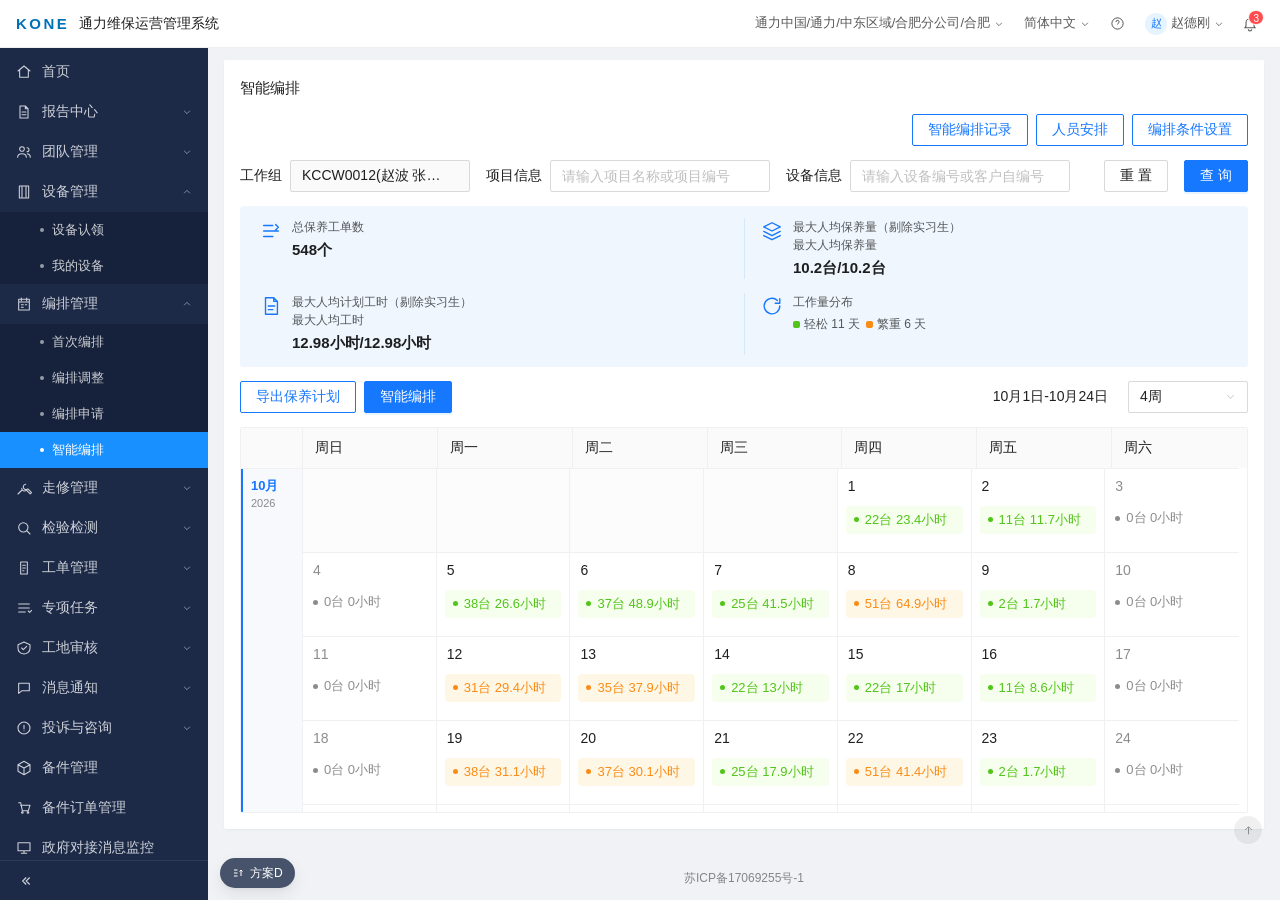
<file: docs/index.html>
<!DOCTYPE html>
<html lang="zh-CN">
<head>
<!-- 本文件由 build.js 自动生成（2026-10-21 09:53:38），已内联全部样式与脚本，
     可直接双击打开或发送给他人，无需任何外部文件与网络。
     请勿直接编辑此文件 —— 改动请在 css/ 与 js/ 下进行，然后重新执行 node build.js -->
<meta charset="UTF-8" />
<meta name="viewport" content="width=device-width,initial-scale=1" />
<title>智能编排 · 通力维保运营管理系统（UI 原型）</title>
<style>
/* ===================== css/base.css ===================== */
/* =========================================================================
   智能编排 原型 · 基础层：设计令牌 / 重置 / 应用骨架
   ========================================================================= */

:root {
  /* 品牌 */
  --kone-blue: #0071b9;

  /* 主色（Ant Design Vue 体系） */
  --primary: #1677ff;
  --primary-hover: #4096ff;
  --primary-active: #0958d9;
  --primary-bg: #e6f4ff;
  --primary-border: #91caff;

  /* 侧栏 */
  --sider-bg: #1c2a48;
  --sider-sub-bg: #16223b;
  --sider-text: rgba(255, 255, 255, .78);
  --sider-text-strong: #fff;
  --sider-active: #1890ff;
  --sider-w: 208px;
  --sider-w-collapsed: 56px;

  /* 文本 */
  --text: rgba(0, 0, 0, .88);
  --text-2: rgba(0, 0, 0, .65);
  --text-3: rgba(0, 0, 0, .45);
  --text-4: rgba(0, 0, 0, .25);

  /* 线与面 */
  --border: #f0f0f0;
  --border-2: #d9d9d9;
  --bg-page: #f0f2f5;
  --bg-card: #fff;
  --bg-head: #fafafa;
  --bg-hover: #fafafa;

  /* 人工调整：与算法生成区分开，刻意选一个不在原有语义色里的紫色 */
  --manual: #722ed1;
  --manual-strong: #531dab;   /* 实心紫按钮的 hover 态 */
  --manual-bg: #f9f0ff;
  --manual-border: #d3adf7;

  /* 无保养安排：和繁重橙、轻松绿并列的第三种状态，统一用灰。
     --none-mark 是图例小方块的实心灰，--none-bg 是日历色块的底色。
     底色比原来的 #fafafa 深一档，否则压在白卡片上看不出是个色块。 */
  --none-mark: #bfbfbf;
  --none-bg: #f0f0f0;
  /* 语义 */
  --stat-bg: #eff6fd;
  --warn-bg: #fff7e6;
  --warn-text: #fa8c16;
  --warn-border: #ffd591;
  --success-bg: #f6ffed;
  --success-text: #52c41a;
  --success-border: #b7eb8f;
  --danger: #ff4d4f;
  --info-bg: #e6f4ff;
  --info-border: #91caff;

  /* 尺寸 */
  --topbar-h: 48px;
  --radius: 2px;
  --radius-lg: 4px;
  --shadow-1: 0 1px 2px rgba(0, 0, 0, .03), 0 1px 6px -1px rgba(0, 0, 0, .02);
  --shadow-2: 0 6px 16px rgba(0, 0, 0, .08), 0 3px 6px -4px rgba(0, 0, 0, .12);
  --shadow-3: 0 9px 28px 8px rgba(0, 0, 0, .05), 0 6px 16px rgba(0, 0, 0, .08);
}

* { box-sizing: border-box; }

html, body { height: 100%; }

body {
  margin: 0;
  font-family: -apple-system, BlinkMacSystemFont, 'PingFang SC', 'Hiragino Sans GB',
               'Microsoft YaHei', 'Segoe UI', Roboto, Helvetica, Arial, sans-serif;
  font-size: 14px;
  line-height: 1.5714;
  color: var(--text);
  background: var(--bg-page);
  -webkit-font-smoothing: antialiased;
}

button, input, select { font-family: inherit; font-size: inherit; }

svg { display: block; }

/* 滚动条（贴近 Windows Chrome 的现网观感） */
::-webkit-scrollbar { width: 8px; height: 8px; }
::-webkit-scrollbar-thumb { background: #d0d3d9; border-radius: 4px; }
::-webkit-scrollbar-thumb:hover { background: #b9bdc5; }
::-webkit-scrollbar-track { background: transparent; }

/* =========================== 应用骨架 =========================== */

.app { display: flex; flex-direction: column; height: 100vh; overflow: hidden; }

/* --- 顶栏 --- */
.topbar {
  flex: 0 0 var(--topbar-h);
  display: flex;
  align-items: center;
  background: #fff;
  border-bottom: 1px solid var(--border);
  padding-right: 16px;
  position: relative;
  z-index: 30;
}

/* 品牌区最小占满侧栏宽度，但允许标题继续向右延伸（与现网一致） */
.topbar-brand {
  min-width: var(--sider-w);
  display: flex;
  align-items: center;
  gap: 10px;
  padding-left: 16px;
  padding-right: 16px;
  flex: 0 0 auto;
  transition: min-width .2s;
}

.app.collapsed .topbar-brand { min-width: var(--sider-w-collapsed); }

.logo {
  font-weight: 700;
  letter-spacing: 2.5px;
  font-size: 15px;
  color: var(--kone-blue);
  flex: 0 0 auto;
}

.topbar-title {
  font-size: 14px;
  color: var(--text);
  white-space: nowrap;
  overflow: hidden;
  text-overflow: ellipsis;
}

.app.collapsed .topbar-brand .topbar-title { display: none; }

.topbar-spacer { flex: 1 1 auto; }

.topbar-right { display: flex; align-items: center; gap: 4px; }

.topbar-item {
  display: flex;
  align-items: center;
  gap: 4px;
  height: 32px;
  padding: 0 8px;
  border-radius: var(--radius);
  color: var(--text-2);
  font-size: 13px;
  cursor: pointer;
  white-space: nowrap;
}

.topbar-item:hover { background: var(--bg-hover); }

.avatar {
  width: 22px; height: 22px;
  border-radius: 50%;
  background: var(--primary-bg);
  color: var(--primary);
  display: flex; align-items: center; justify-content: center;
  font-size: 11px;
}

.bell { position: relative; padding: 0 6px; }

.bell-badge {
  position: absolute;
  top: 2px; right: 0;
  min-width: 15px; height: 15px;
  padding: 0 4px;
  border-radius: 8px;
  background: var(--danger);
  color: #fff;
  font-size: 10px;
  line-height: 15px;
  text-align: center;
  border: 1px solid #fff;
}

/* --- 主体 --- */
.body { flex: 1 1 auto; display: flex; min-height: 0; }

/* --- 侧栏 --- */
.sider {
  flex: 0 0 var(--sider-w);
  width: var(--sider-w);
  background: var(--sider-bg);
  display: flex;
  flex-direction: column;
  transition: flex-basis .2s, width .2s;
  position: relative;
  z-index: 20;
}

.app.collapsed .sider { flex-basis: var(--sider-w-collapsed); width: var(--sider-w-collapsed); }

.sider-scroll { flex: 1 1 auto; overflow-y: auto; overflow-x: hidden; padding: 4px 0; }

.sider-scroll::-webkit-scrollbar { width: 6px; }
.sider-scroll::-webkit-scrollbar-thumb { background: rgba(255, 255, 255, .18); }

.menu-item {
  display: flex;
  align-items: center;
  gap: 10px;
  height: 40px;
  padding: 0 16px;
  color: var(--sider-text);
  cursor: pointer;
  white-space: nowrap;
  user-select: none;
}

.menu-item:hover { color: var(--sider-text-strong); background: rgba(255, 255, 255, .06); }

.menu-item .mi-icon { flex: 0 0 16px; }
.menu-item .mi-icon svg { width: 16px; height: 16px; stroke: currentColor; fill: none; stroke-width: 1.6; }

.menu-item .mi-label { flex: 1 1 auto; overflow: hidden; text-overflow: ellipsis; }

.menu-item .mi-arrow { flex: 0 0 10px; transition: transform .2s; opacity: .7; }
.menu-item .mi-arrow svg { width: 10px; height: 10px; stroke: currentColor; fill: none; stroke-width: 2; }
.menu-item.open .mi-arrow { transform: rotate(180deg); }

.app.collapsed .menu-item { padding: 0 20px; }
.app.collapsed .menu-item .mi-label,
.app.collapsed .menu-item .mi-arrow { display: none; }

.submenu { background: var(--sider-sub-bg); overflow: hidden; }
.app.collapsed .submenu { display: none; }

.sub-item {
  display: flex;
  align-items: center;
  gap: 8px;
  height: 36px;
  padding: 0 16px 0 40px;
  color: var(--sider-text);
  font-size: 13px;
  cursor: pointer;
}

.sub-item::before {
  content: '';
  width: 4px; height: 4px;
  border-radius: 50%;
  background: currentColor;
  opacity: .7;
  flex: 0 0 auto;
}

.sub-item:hover { color: var(--sider-text-strong); background: rgba(255, 255, 255, .06); }

.sub-item.active {
  background: var(--sider-active);
  color: #fff;
}

.sub-item.active::before { opacity: 1; }

.sider-collapse {
  flex: 0 0 40px;
  display: flex;
  align-items: center;
  padding: 0 18px;
  color: var(--sider-text);
  cursor: pointer;
  border-top: 1px solid rgba(255, 255, 255, .08);
}

.sider-collapse:hover { color: #fff; }
.sider-collapse svg { width: 14px; height: 14px; stroke: currentColor; fill: none; stroke-width: 2; }
.app.collapsed .sider-collapse svg { transform: rotate(180deg); }

/* --- 内容区 --- */
.main {
  flex: 1 1 auto;
  min-width: 0;
  display: flex;
  flex-direction: column;
  position: relative;
}

.main-scroll { flex: 1 1 auto; overflow: auto; padding: 12px 16px 0; }

.breadcrumb {
  display: flex;
  align-items: center;
  gap: 8px;
  font-size: 13px;
  color: var(--text-3);
  margin-bottom: 12px;
}

.breadcrumb .sep { color: var(--text-4); }
.breadcrumb .cur { color: var(--text-2); }

.page {
  background: var(--bg-card);
  border-radius: var(--radius);
  padding: 16px;
  box-shadow: var(--shadow-1);
}

.page-title { font-size: 15px; font-weight: 500; margin: 0 0 14px; }

/* 页级入口按钮行：标题下方独占一行、右对齐（与现网一致） */
.page-actions-row {
  display: flex;
  justify-content: flex-end;
  flex-wrap: wrap;
  gap: 8px;
  margin-bottom: 14px;
}

.footer {
  flex: 0 0 auto;
  text-align: center;
  padding: 10px 0 12px;
  font-size: 12px;
  color: var(--text-3);
}

/* 回到顶部小圆钮（现网右下角） */
.back-top {
  position: absolute;
  right: 18px; bottom: 56px;
  width: 28px; height: 28px;
  border-radius: 50%;
  background: rgba(0, 0, 0, .06);
  display: flex; align-items: center; justify-content: center;
  color: var(--text-3);
  cursor: pointer;
  z-index: 5;
}

.back-top svg { width: 13px; height: 13px; stroke: currentColor; fill: none; stroke-width: 1.6; }

.hidden { display: none !important; }

</style>
<style>
/* ===================== css/modules.css ===================== */
/* =========================================================================
   智能编排 原型 · 组件层：按钮 / 表单 / 表格 / 日历 / 抽屉 / 弹窗 / 提示
   ========================================================================= */

/* =============================== 按钮 =============================== */
.btn {
  display: inline-flex;
  align-items: center;
  justify-content: center;
  gap: 6px;
  height: 32px;
  padding: 0 15px;
  border: 1px solid var(--border-2);
  border-radius: var(--radius);
  background: #fff;
  color: var(--text);
  font-size: 14px;
  cursor: pointer;
  white-space: nowrap;
  transition: all .15s;
}

.btn:hover { color: var(--primary); border-color: var(--primary); }

.btn-primary {
  background: var(--primary);
  border-color: var(--primary);
  color: #fff;
  box-shadow: 0 2px 0 rgba(5, 145, 255, .1);
}

.btn-primary:hover { background: var(--primary-hover); border-color: var(--primary-hover); color: #fff; }
.btn-primary:active { background: var(--primary-active); border-color: var(--primary-active); }

.btn-outline { color: var(--primary); border-color: var(--primary); }
.btn-outline:hover { color: var(--primary-hover); border-color: var(--primary-hover); }

.btn-link {
  height: auto; padding: 0; border: none; background: none;
  color: var(--primary);
}
.btn-link:hover { color: var(--primary-hover); border: none; }

.btn-sm { height: 24px; padding: 0 8px; font-size: 13px; }

.btn-dashed-block {
  display: flex;
  align-items: center;
  justify-content: center;
  width: 100%;
  height: 32px;
  border: 1px dashed var(--primary-border);
  border-radius: var(--radius);
  background: #fff;
  color: var(--primary);
  font-size: 14px;
  cursor: pointer;
}

.btn-dashed-block:hover { border-color: var(--primary); background: var(--primary-bg); }

/* =============================== 表单控件 =============================== */
.field { display: inline-flex; align-items: center; gap: 8px; }

.field-label { font-size: 14px; color: var(--text); white-space: nowrap; }
.field-label.req::before { content: '*'; color: var(--danger); margin-right: 4px; font-family: SimSun, sans-serif; }

.control {
  display: inline-flex;
  align-items: center;
  height: 32px;
  min-width: 0;
  padding: 0 11px;
  border: 1px solid var(--border-2);
  border-radius: var(--radius);
  background: #fff;
  color: var(--text);
  font-size: 14px;
  cursor: pointer;
  gap: 8px;
}

.control:hover { border-color: var(--primary-hover); }

.control .ph,
.control .val { overflow: hidden; text-overflow: ellipsis; white-space: nowrap; }

.control .ph { color: var(--text-4); }
.control .val { color: var(--text); }

.control .caret { margin-left: auto; color: var(--text-4); flex: 0 0 auto; }
.control .caret svg { width: 11px; height: 11px; stroke: currentColor; fill: none; stroke-width: 2; }

.control.open { border-color: var(--primary); box-shadow: 0 0 0 2px rgba(5, 145, 255, .1); }

/* 固定值展示（staticField）：外观和 .control 一致，但要让人一眼知道
   这里点不动——没有 caret 腾出的位置，边框 hover 时不变色，
   鼠标也不是手型。背景比正常输入框压暗一档（用 --bg-head，
   和锁定状态的输入框是同一个视觉语言），比单纯去掉 caret 更明确。 */
.control-static {
  cursor: default;
  background: var(--bg-head);
}

.control-static:hover { border-color: var(--border-2); }

/* 真正可打字的文本筛选框（textField）。.control 默认是给点开式控件
   （下拉/固定展示）用的，cursor: pointer 用在这里会让人以为点一下
   会弹出什么，实际它就是个普通输入框，光标该是文字输入态。 */
.control-text {
  cursor: text;
}

.control-text::placeholder { color: var(--text-4); }

.control-text:focus {
  outline: none;
  border-color: var(--primary);
  box-shadow: 0 0 0 2px rgba(5, 145, 255, .1);
}

.control-w-sm { width: 120px; }
.control-w-md { width: 180px; }
.control-w-lg { width: 220px; }
.control-w-xl { width: 260px; }

.dropdown-wrap { position: relative; display: inline-flex; }

.dropdown-panel {
  position: absolute;
  top: calc(100% + 4px);
  left: 0;
  min-width: 100%;
  background: #fff;
  border-radius: var(--radius-lg);
  box-shadow: var(--shadow-2);
  padding: 4px;
  z-index: 60;
}

.dropdown-item { padding: 5px 12px; border-radius: var(--radius); cursor: pointer; font-size: 14px; }
.dropdown-item:hover { background: var(--bg-hover); }
.dropdown-item.sel { background: var(--primary-bg); font-weight: 500; }

/* 单选 / 复选 */
.radio, .checkbox { display: inline-flex; align-items: center; gap: 8px; cursor: pointer; font-size: 14px; }

.radio-dot {
  width: 16px; height: 16px;
  border: 1px solid var(--border-2);
  border-radius: 50%;
  background: #fff;
  position: relative;
  flex: 0 0 auto;
}

.radio.on .radio-dot { border-color: var(--primary); }

.radio.on .radio-dot::after {
  content: '';
  position: absolute;
  inset: 3px;
  border-radius: 50%;
  background: var(--primary);
}

.check-box {
  width: 16px; height: 16px;
  border: 1px solid var(--border-2);
  border-radius: var(--radius);
  background: #fff;
  position: relative;
  flex: 0 0 auto;
}

.checkbox.on .check-box { background: var(--primary); border-color: var(--primary); }

.checkbox.on .check-box::after {
  content: '';
  position: absolute;
  left: 4.5px; top: 1.5px;
  width: 4px; height: 8px;
  border: 2px solid #fff;
  border-top: 0; border-left: 0;
  transform: rotate(45deg);
}

/* 半选态（部分工单被勾选）。画成一道横杠而不是对勾 ——
   全选框若显示对勾，会让人以为整天的工单都要搬走 */
.checkbox.part .check-box { background: var(--primary); border-color: var(--primary); }

.checkbox.part .check-box::after {
  content: '';
  position: absolute;
  left: 3px; top: 6.5px;
  width: 8px; height: 0;
  border-top: 2px solid #fff;
  transform: none;
}

/* 开关 */
.switch {
  width: 40px; height: 20px;
  border-radius: 10px;
  background: rgba(0, 0, 0, .25);
  position: relative;
  cursor: pointer;
  transition: background .2s;
  flex: 0 0 auto;
}

.switch::after {
  content: '';
  position: absolute;
  top: 2px; left: 2px;
  width: 16px; height: 16px;
  border-radius: 50%;
  background: #fff;
  transition: left .2s;
  box-shadow: 0 2px 4px rgba(0, 35, 11, .2);
}

.switch.on { background: var(--primary); }
.switch.on::after { left: 22px; }

/* 标签（可保养日期） */
.tag-day {
  display: inline-flex;
  align-items: center;
  gap: 3px;
  height: 22px;
  padding: 0 6px;
  margin: 2px 4px 2px 0;
  border: 1px solid var(--border);
  border-radius: var(--radius);
  background: var(--bg-head);
  font-size: 12px;
  color: var(--text);
}

.tag-day .x { color: var(--text-4); cursor: pointer; font-size: 11px; }
.tag-day .x:hover { color: var(--text-2); }

.tag-box {
  display: flex;
  flex-wrap: wrap;
  align-items: center;
  min-height: 32px;
  padding: 2px 6px;
  border: 1px solid var(--border-2);
  border-radius: var(--radius);
  background: #fff;
}

/* 数量输入框：外观与 .control 一致，右侧带单位后缀 */
.num-input {
  display: inline-flex;
  align-items: center;
  height: 32px;
  padding: 0 11px;
  border: 1px solid var(--border-2);
  border-radius: var(--radius);
  background: #fff;
  gap: 4px;
}

.num-input:hover { border-color: var(--primary-hover); }

.num-input:focus-within {
  border-color: var(--primary);
  box-shadow: 0 0 0 2px rgba(5, 145, 255, .1);
}

/* 超出范围 / 非整数时标红，但不强制改写值——用户可能还在输入过程中。
   聚焦态的红色描边优先于常规的蓝色描边，否则正在打字时看不出在报错。 */
.num-input.is-invalid { border-color: var(--danger); }
.num-input.is-invalid:focus-within {
  border-color: var(--danger);
  box-shadow: 0 0 0 2px rgba(255, 77, 79, .12);
}

.num-input input {
  width: 52px;
  border: 0;
  outline: none;
  padding: 0;
  font-size: 14px;
  color: var(--text);
  background: transparent;
  text-align: left;
}

/* 表格内使用的紧凑尺寸 */
.num-input.sm { height: 28px; padding: 0 8px; }
.num-input.sm input { width: 40px; font-size: 13px; }

/* 保留原生步进箭头，方便微调 */
.num-input .unit { font-size: 13px; color: var(--text-3); flex: 0 0 auto; }

/* 工具提示图标 */
.help-dot {
  display: inline-flex;
  align-items: center;
  justify-content: center;
  width: 14px; height: 14px;
  color: var(--text-3);
  cursor: help;
  flex: 0 0 auto;
}

.help-dot svg { width: 14px; height: 14px; stroke: currentColor; fill: none; stroke-width: 1.6; }
.help-dot:hover { color: var(--primary); }

.tooltip {
  position: absolute;
  z-index: 80;
  max-width: 340px;
  padding: 8px 10px;
  border-radius: var(--radius-lg);
  background: rgba(0, 0, 0, .85);
  color: #fff;
  font-size: 12px;
  line-height: 1.6;
  box-shadow: var(--shadow-2);
  pointer-events: none;
}

/* =============================== 信息条 =============================== */
.alert {
  display: flex;
  align-items: flex-start;
  gap: 8px;
  padding: 8px 12px;
  border: 1px solid var(--info-border);
  border-radius: var(--radius-lg);
  background: var(--info-bg);
  font-size: 14px;
  color: var(--text);
  margin-bottom: 14px;
}

.alert .ai { color: var(--primary); flex: 0 0 auto; margin-top: 2px; }
.alert .ai svg { width: 14px; height: 14px; stroke: currentColor; fill: none; stroke-width: 1.8; }
.alert .ac { flex: 1 1 auto; }
.alert .ax { color: var(--text-3); cursor: pointer; flex: 0 0 auto; font-size: 13px; }
.alert .ax:hover { color: var(--text); }

/* =============================== KPI 指标条 =============================== */
.stats {
  display: grid;
  grid-template-columns: repeat(4, 1fr);
  background: var(--stat-bg);
  border-radius: var(--radius-lg);
  padding: 12px 4px;
  margin-bottom: 14px;
}

.stat {
  display: flex;
  align-items: flex-start;
  gap: 10px;
  padding: 0 16px;
  min-width: 0;
}

.stat + .stat { border-left: 1px solid rgba(0, 113, 185, .1); }

.stat-icon { flex: 0 0 22px; color: var(--primary); margin-top: 2px; }
.stat-icon svg { width: 22px; height: 22px; stroke: currentColor; fill: none; stroke-width: 1.5; }

.stat-body { min-width: 0; }

.stat-line {
  font-size: 12px;
  color: var(--text-2);
  line-height: 1.5;
  white-space: nowrap;
  overflow: hidden;
  text-overflow: ellipsis;
}

.stat-value { font-size: 15px; font-weight: 600; color: var(--text); margin-top: 2px; white-space: nowrap; }

.stat-tags { display: flex; gap: 6px; margin-top: 4px; }

.stat-tag { display: inline-flex; align-items: center; gap: 4px; font-size: 12px; color: var(--text-2); }

.stat-tag::before { content: ''; width: 7px; height: 7px; border-radius: 2px; flex: 0 0 auto; }
.stat-tag.easy::before { background: var(--success-text); }
.stat-tag.busy::before { background: var(--warn-text); }

/* ---------- 方案 B：带涨跌的 KPI 条 ---------- */
.stats-delta .stat-body { min-width: 0; }

.stat-delta {
  display: inline-flex;
  align-items: baseline;
  flex-wrap: wrap;
  gap: 6px;
  margin-top: 3px;
  white-space: nowrap;
}

.stat-delta .sd-from { font-size: 13px; color: var(--text-3); }
.stat-delta .sd-arrow { font-size: 12px; color: var(--text-4); }
.stat-delta .sd-to { font-size: 15px; font-weight: 600; color: var(--text); }

.sd-chip {
  display: inline-flex;
  align-items: center;
  height: 18px;
  padding: 0 6px;
  border-radius: 9px;
  font-size: 11px;
  font-weight: 500;
}

/* 改善=绿，恶化=橙，无变化=灰。方向由 better 字段决定，不看正负号 */
.sd-chip.good { background: var(--success-bg); color: var(--success-text); border: 1px solid var(--success-border); }
.sd-chip.bad { background: var(--warn-bg); color: var(--warn-text); border: 1px solid var(--warn-border); }
.sd-chip.flat { background: var(--bg-head); color: var(--text-3); border: 1px solid var(--border); }

/* 工作量分布里两行（繁重 / 轻松）各带一个前缀标签 */
.stat-delta-group {
  display: grid;
  grid-template-columns: auto 1fr;
  align-items: baseline;
  gap: 2px 6px;
  margin-top: 2px;
}

.stat-delta-group .sd-key { font-size: 12px; display: inline-flex; align-items: center; gap: 4px; }
.stat-delta-group .sd-key::before { content: ''; width: 7px; height: 7px; border-radius: 2px; }
.stat-delta-group .sd-key.busy { color: var(--warn-text); }
.stat-delta-group .sd-key.busy::before { background: var(--warn-text); }
.stat-delta-group .sd-key.easy { color: var(--success-text); }
.stat-delta-group .sd-key.easy::before { background: var(--success-text); }
.stat-delta-group .stat-delta { margin-top: 0; }
.stat-delta-group .sd-to { font-size: 14px; }

/* =============================== 工具条 =============================== */
.toolbar {
  display: flex;
  align-items: center;
  flex-wrap: wrap;
  gap: 8px;
  margin-bottom: 14px;
}

.toolbar .grow { flex: 1 1 auto; }

.filterbar {
  display: flex;
  align-items: center;
  flex-wrap: wrap;
  gap: 12px 16px;
  margin-bottom: 14px;
}

.filterbar .grow { flex: 1 1 auto; }

.range-pill {
  display: inline-flex;
  align-items: center;
  height: 32px;
  padding: 0 12px;
  font-size: 14px;
  color: var(--text);
  white-space: nowrap;
}

/* =============================== 日历 =============================== */
.cal {
  border: 1px solid var(--border);
  border-radius: var(--radius);
  overflow: hidden;
  background: #fff;
}

/* 首列为月份列，其后 7 列为周日～周六。
   表头与主体各自成网格：表头固定，主体在 .cal-scroll 内滚动 */
.cal-head,
.cal-body { display: grid; grid-template-columns: 62px repeat(7, 1fr); }

.cal-head { background: var(--bg-head); }

/* 默认露出约 4 周高度，其余 9 周靠滚动查看（最大 13 周）。
   预留滚动条宽度，避免表头与主体列宽错位 */
.cal-scroll {
  max-height: 344px;
  overflow-y: auto;
  overflow-x: hidden;
  scrollbar-gutter: stable;
}

/* 对比视图每格三行，行更高，相应放宽以仍能露出约 4 周 */
.cal.compare .cal-scroll { max-height: 420px; }

.cal-head > div {
  padding: 9px 12px;
  font-size: 14px;
  color: var(--text);
  border-right: 1px solid var(--border);
}

.cal-head > div:last-child { border-right: 0; }

/* ---- 左侧月份列：一个月合并成一格，纵向跨满该月所有周 ---- */
.cal-month {
  grid-column: 1;
  border-right: 1px solid var(--border);
  border-top: 1px solid var(--border);
  background: #f7f9fc;
  position: relative;
}

.cal-head .cal-month {
  border-top: 0;
  background: var(--bg-head);
  padding: 9px 12px;
  grid-row: 1;
}

/* 蓝色左边条贯穿整月 */
.cal-month.has-label::before {
  content: '';
  position: absolute;
  left: 0; top: 0; bottom: 0;
  width: 2px;
  background: var(--primary);
}

/* 标签吸顶：滚动时停在可视区顶部，滚出该月范围时由 JS 渐隐 */
.cal-month .cm-inner {
  position: sticky;
  top: 0;
  display: flex;
  flex-direction: column;
  gap: 1px;
  padding: 9px 0 10px 10px;
  transition: opacity .12s linear;
}

.cal-month .cm-m { font-size: 13px; font-weight: 600; color: var(--primary); line-height: 1.3; }
.cal-month .cm-y { font-size: 11px; color: var(--text-3); line-height: 1.3; }

.cal-cell {
  min-height: 84px;
  padding: 7px 10px 10px;
  border-top: 1px solid var(--border);
  border-right: 1px solid var(--border);
  cursor: pointer;
  transition: background .15s;
}

/* 显式网格布局后 :last-child 不再等于最右列，改用类标记周六列 */
.cal-cell.last-col { border-right: 0; }
.cal-cell:hover { background: #fafcff; }

/* 起始日之前的占位格：无内容、不可交互 */
.cal-cell.blank { background: #fcfcfd; cursor: default; }
.cal-cell.blank:hover { background: #fcfcfd; }

.cal-cell.selected {
  outline: 1px solid var(--primary);
  outline-offset: -1px;
  background: #fff;
}

.cal-date {
  display: flex;
  align-items: center;
  gap: 6px;
  font-size: 14px;
  color: var(--text);
  margin-bottom: 8px;
  min-height: 22px;
}

/* 周日 / 周六 的日期数字置灰 */
.cal-day { color: var(--text); }
.cal-day.dim { color: var(--text-3); }

.cal-date .badge-holiday {
  display: inline-flex;
  align-items: center;
  justify-content: center;
  min-width: 16px; height: 16px;
  padding: 0 3px;
  border-radius: 2px;
  background: var(--warn-text);
  color: #fff;
  font-size: 10px;
  line-height: 1;
}

.cal-date .badge-today {
  margin-left: auto;
  display: inline-flex;
  align-items: center;
  justify-content: center;
  width: 20px; height: 18px;
  border: 1px solid var(--primary-border);
  border-radius: 2px;
  background: var(--primary-bg);
  color: var(--primary);
  font-size: 11px;
}

/* 数值前带状态圆点，颜色跟随文字 */
.cal-val {
  display: inline-flex;
  align-items: center;
  gap: 6px;
  font-size: 13px;
  color: var(--text);
}

.cal-val .cv-dot {
  width: 5px; height: 5px;
  border-radius: 50%;
  background: currentColor;
  flex: 0 0 auto;
}

.cal-val.zero { color: var(--text-3); }

/* 已分配至其他日期：虚线灰框，与对比视图的 .cmp-row.none 同一视觉语言。
   跟在「0台 0小时」下方，故加上间距 */
.cal-val.none {
  display: flex;
  padding: 4px 8px;
  margin: 5px -2px 0;
  border-radius: var(--radius-lg);
  background: var(--bg-head);
  border: 1px dashed var(--border-2);
  color: var(--text-3);
  font-size: 11px;
}

.cal-val.none .cv-dot { display: none; }

.cal-val.heavy,
.cal-val.easy {
  display: flex;
  padding: 4px 8px;
  margin: 0 -2px;
  border-radius: var(--radius-lg);
}

.cal-val.heavy { background: var(--warn-bg); color: var(--warn-text); }

/* 轻松绿：主页与方案抽屉的日历都用（calHtml 传 greenEasy）。0 台的日期不算轻松，保持灰字 */
.cal-val.easy { background: var(--success-bg); color: var(--success-text); }

/* ----------------------------- 对比日历 ----------------------------- */
.cal.compare .cal-cell {
  min-height: 76px;
  padding-bottom: 8px;
  cursor: default;
  position: relative;               /* 承载右上角「已调整」红点 */
}

.cal.compare .cal-cell:hover { background: #fff; }
.cal.compare .cal-date { font-weight: 600; margin-bottom: 6px; }

/* 被调整日：右上角圆点。红=算法调整，紫=人工调整 */
.cal.compare .cal-cell.adjusted::after {
  content: '';
  position: absolute;
  top: 9px; right: 9px;
  width: 7px; height: 7px;
  border-radius: 50%;
  background: var(--danger);
  box-shadow: 0 0 0 2px #fff;
}

.cal.compare .cal-cell.adjusted.manual::after { background: var(--manual); }

/* 人工调整日：整格加紫色左边条，扫一眼就能挑出来。
   对比视图与手动调整/最终方案页（.marked）共用同一套标记，显示方式必须一致 */
.cal.compare .cal-cell.manual,
.cal.marked .cal-cell.manual {
  background: #fdfaff;
  box-shadow: inset 3px 0 0 var(--manual);
}

/* .marked = 显示调整标记。position: relative 是必须的 ——
   「调整」角标是绝对定位，少了定位上下文会一路逃到页面级的定位祖先上
   （实测跑到了标题栏右上角）。只读的最终方案页也需要，所以挂在 marked 上。 */
.cal.marked .cal-cell { position: relative; }

/* 可点态。两者都要：
     .adjustable —— 手动调整页，点格子就地改这一天
     .enterable  —— 首页，点格子进入手动调整页
   最终预览页两者都不带，所以没有手型与悬浮高亮，一眼能看出是只读的。 */
.cal.adjustable .cal-cell:not(.blank),
.cal.enterable .cal-cell:not(.blank) { cursor: pointer; }

.cal.adjustable .cal-cell:not(.blank):hover,
.cal.enterable .cal-cell:not(.blank):hover {
  background: var(--primary-bg);
  outline: 1px solid var(--primary);
  outline-offset: -1px;
  z-index: 1;
}

/* 悬浮优先级要高于紫色底，否则已调整的格子 hover 时没有反馈 */
.cal.adjustable .cal-cell.manual:hover,
.cal.enterable .cal-cell.manual:hover { background: var(--primary-bg); }

/* 首页格子里的去向说明。与对比视图的 .cmp-moved 同一视觉语言（紫色小字），
   只是首页格子没有三行结构，上边距给小一点 */
.cal-moved {
  display: block;
  margin: 3px 0 0 1px;
  font-size: 11px;
  color: var(--manual);
}

/* 日期旁的来源角标 */
.src-badge {
  position: absolute;
  top: 7px; right: 22px;
  display: inline-flex;
  align-items: center;
  gap: 3px;
  height: 16px;
  padding: 0 5px;
  border-radius: 3px;
  font-size: 10px;
  line-height: 1;
}

.src-badge.manual {
  background: var(--manual-bg);
  border: 1px solid var(--manual-border);
  color: var(--manual);
}

.cmp-row {
  display: block;
  font-size: 12px;
  padding: 3px 6px;
  border-radius: 3px;
  margin-bottom: 4px;
  white-space: nowrap;
  overflow: hidden;
  text-overflow: ellipsis;
}

/* 当前计划：统一黑字、无底色，作为对比基线不参与语义配色 */
.cmp-row.orig { color: var(--text); }

/* 算法方案：只在被人工覆盖的日子出现，弱化成灰色删除线 ——
   表示「算法原本的建议，已被覆盖」 */
.cmp-row.algo {
  color: var(--text-4);
  text-decoration: line-through;
  text-decoration-color: var(--text-4);
}

/* 现方案：填充色块，为主视觉。繁重=橙，轻松=绿（与 KPI 图例同色） */
.cmp-row.now { border: 1px solid transparent; }

.cmp-row.now.busy {
  background: var(--warn-bg);
  border-color: var(--warn-border);
  color: var(--warn-text);
}

.cmp-row.now.easy {
  background: var(--success-bg);
  border-color: var(--success-border);
  color: var(--success-text);
}

/* 新方案色块只表负载（繁重橙 / 轻松绿 / 无安排灰虚线），不承担「谁改的」这层信息 ——
   人工调整改用格子级标记表达（紫左边条 + 调整角标 + 下面这行紫字），
   两个维度分开，色块颜色才始终等于「这天忙不忙」，扫一眼日历就能读。 */

/* 新方案下方的去向说明：自哪天移入多少台 / 已调整至某日 / 已分配至其他日期 */
.cmp-moved {
  display: block;
  margin: 3px 0 0 7px;
  font-size: 11px;
  color: var(--manual);
}

/* 算法清空的日期用中性灰 —— 紫色是人工调整的专用色，不能混用 */
.cmp-moved.plain { color: var(--text-3); }

/* 手动调整入口（方案 B）：与图例同排。实心紫填充 ——
   紫色是全局「人工调整」的语义色（紫格子、紫图例、紫角标），入口沿用同一色最省解释；
   实心比描边显眼，不会被旁边一排图例文字盖过去 */
.btn.btn-manual {
  gap: 5px;
  margin-left: 14px;
  border-color: var(--manual);
  background: var(--manual);
  color: #fff;
  font-weight: 500;
}

.btn.btn-manual:hover {
  border-color: var(--manual-strong);
  background: var(--manual-strong);
  color: #fff;
}

.btn.btn-manual .bm-ico { display: flex; }
.btn.btn-manual .bm-ico svg { stroke: currentColor; fill: none; }

/* 单日撤销：做成「调整」角标里的 ✕，不单独占一行。
   被改过的格子本来已有三行内容，再加一行按钮会让日历高度参差不齐 */
.badge-undo {
  display: inline-flex;
  align-items: center;
  justify-content: center;
  width: 13px;
  height: 13px;
  margin-right: -2px;
  padding: 0;
  border: 0;
  border-radius: 2px;
  background: transparent;
  color: inherit;
  font-size: 9px;
  line-height: 1;
  cursor: pointer;
}

.badge-undo:hover { background: var(--manual); color: #fff; }

/* 撤销调整：与手动调整共用图例那排的同一个槽位。
   破坏性操作用描边紫而非实心紫 —— 和实心的「手动调整」入口区分开，不抢主动作的位置 */
.btn.btn-undo {
  border-color: var(--manual-border);
  background: #fff;
  color: var(--manual);
}

/* 方案 B 里它在图例那排，需要和一长串图例文字拉开距离。
   方案 C 里它在页脚（叫「取消调整」），靠页脚自己的 gap 就够，不要这个边距 */
.toolbar .btn.btn-undo { margin-left: 14px; }

.btn.btn-undo:hover {
  background: var(--manual-bg);
  border-color: var(--manual);
  color: var(--manual);
}

/* 无保养安排：虚线灰框。用于「原方案有、现方案清空」或反向新增的日期，
   与「轻松」区分开 —— 没有任务不等于负载轻 */
/* 无安排 / 已改期：虚线灰框。字号略小，保证「现方案 已分配至其他日期」能单行显示 */
.cmp-row.none {
  background: var(--bg-head);
  border: 1px dashed var(--border-2);
  color: var(--text-3);
  font-size: 11px;
}

/* 图例。方案 B 里它被放进 toolbar 与周期选择器同排，故不再自带下边距 */
.cmp-legend {
  display: flex;
  align-items: center;
  flex-wrap: wrap;
  gap: 18px;
  margin-bottom: 12px;
  font-size: 12px;
  color: var(--text-2);
}

.toolbar .cmp-legend { margin-bottom: 0; }

.cmp-legend .lg { display: inline-flex; align-items: center; gap: 6px; }

.cmp-legend .sq { width: 8px; height: 8px; border-radius: 2px; flex: 0 0 auto; }
.cmp-legend .sq.busy { background: var(--warn-text); }
.cmp-legend .sq.easy { background: var(--success-text); }

.cmp-legend .sq.none {
  background: var(--bg-head);
  border: 1px dashed var(--border-2);
}

.cmp-legend .sq.manual { background: var(--manual); }

.cmp-legend .rd {
  width: 7px; height: 7px;
  border-radius: 50%;
  background: var(--danger);
  flex: 0 0 auto;
}

/* 迷你日历（编排调整） */
.mini-cal { user-select: none; }

.mini-head, .mini-row { display: grid; grid-template-columns: repeat(7, 1fr); }

.mini-head > div {
  text-align: center;
  padding: 6px 0;
  font-size: 13px;
  color: var(--text-2);
}

.mini-cell {
  /* 46 → 48px：顶部要放一行「调整前 / 调整后」标记，标记是占位 span 而非
     绝对定位，高度得实打实留出来。行间距同时从 2px 收到 1px，
     整张日历因此只高了 12px —— 这个弹窗在小窗口里本来就顶到底边，
     为一个 10px 的小标签多占 48px 不划算。 */
  height: 48px;
  display: flex;
  flex-direction: column;
  align-items: center;
  justify-content: center;
  gap: 1px;
  border-radius: var(--radius);
  cursor: pointer;
  font-size: 13px;
  color: var(--text);
}

/* 前后标记。做得比日期和台数都弱、都小 —— 它只负责点出哪两格是这次调整的
   两端，不该抢走选日期时真正要看的负载信息。
   .empty 用 visibility 而非 display:none，空位也要占住那 14px，
   否则有标记的格子会比旁边高一截，整排日期的对齐就散了。 */
.mini-cell .mc-tag {
  height: 15px;
  line-height: 15px;
  padding: 0 5px;
  border-radius: 8px;
  font-size: 11px;
  font-weight: 500;
  white-space: nowrap;
  flex: 0 0 auto;
}

.mini-cell .mc-tag.empty { visibility: hidden; }

/* 两个标记的底色都用半透明，而不是写死的色值 ——
   这些格子的底可能是白、hover 灰、或选中的蓝，
   半透明底叠在哪一种上都立得住，不用为每种情况各写一条规则。

   调整前：半透明中性底。原先用的 --bg-head 是 #fafafa，叠在白格子上
   几乎看不出有底，10px 的灰字就飘在那儿，这是「看不清」的根源。 */
.mini-cell .mc-tag.before {
  background: rgba(0, 0, 0, .07);
  color: var(--text-2);
}

/* 调整后：落在蓝底的选中格上，半透明白底反衬，蓝字压在上面。
   字色取 --primary-active 而不是 --primary —— 后者在白底上实测
   对比度只有 3.70，11px 的字按 WCAG AA 要 4.5 才够。 */
.mini-cell .mc-tag.after {
  background: rgba(255, 255, 255, .92);
  color: var(--primary-active);
  font-weight: 600;
}

/* 原日期恰好也是选中格时（刚打开、还没挪），中性底在蓝底上糊成一片 */
.mini-cell.selected .mc-tag.before {
  background: rgba(255, 255, 255, .92);
  color: var(--primary-active);
}

.mini-cell:hover { background: var(--bg-hover); }
.mini-cell.dim { color: var(--text-4); }

.mini-cell.selected { background: var(--primary); color: #fff; }
.mini-cell.selected .mc-load { color: #fff; }
.mini-cell.selected .dot { background: #fff !important; }

.mini-cell .mc-day { line-height: 1.2; }

.mini-cell .mc-load {
  display: inline-flex;
  align-items: center;
  gap: 3px;
  font-size: 11px;
  color: var(--text-3);
  line-height: 1.2;
}

.mini-cell .dot { width: 5px; height: 5px; border-radius: 50%; flex: 0 0 auto; }
.mini-cell .dot.red { background: var(--danger); }
.mini-cell .dot.green { background: var(--success-text); }

.mini-legend {
  display: flex;
  gap: 14px;
  justify-content: center;
  padding-top: 10px;
  font-size: 12px;
  color: var(--text-3);
}

.mini-legend span { display: inline-flex; align-items: center; gap: 5px; }
.mini-legend i { width: 6px; height: 6px; border-radius: 50%; display: inline-block; }

/* =============================== 表格 =============================== */
.table { width: 100%; border-collapse: separate; border-spacing: 0; font-size: 14px; }

.table thead th {
  background: var(--bg-head);
  padding: 11px 12px;
  text-align: left;
  font-weight: 500;
  color: var(--text);
  border-bottom: 1px solid var(--border);
  white-space: nowrap;
}

.table tbody td {
  padding: 11px 12px;
  border-bottom: 1px solid var(--border);
  color: var(--text);
  vertical-align: middle;
}

.table tbody tr:hover > td { background: #fafcff; }

.table .col-narrow { width: 40px; }
.table .col-actions { width: 88px; white-space: nowrap; }
.table .col-nowrap { white-space: nowrap; }
.table .ellip { max-width: 220px; overflow: hidden; text-overflow: ellipsis; white-space: nowrap; }

.expander {
  display: inline-flex;
  align-items: center;
  justify-content: center;
  width: 17px; height: 17px;
  border: 1px solid var(--border-2);
  border-radius: var(--radius);
  background: #fff;
  color: var(--text-2);
  cursor: pointer;
  font-size: 12px;
  line-height: 1;
}

.expander:hover { color: var(--primary); border-color: var(--primary); }

.nested-wrap { background: #fcfcfd; padding: 0; }

.table-nested { width: 100%; border-collapse: separate; border-spacing: 0; font-size: 13px; }

.table-nested thead th {
  background: #f6f7f9;
  padding: 9px 12px;
  text-align: left;
  font-weight: 500;
  color: var(--text-2);
  border-bottom: 1px solid var(--border);
  white-space: nowrap;
}

.table-nested tbody td {
  padding: 8px 12px;
  border-bottom: 1px solid var(--border);
  vertical-align: middle;
}

.th-help { display: inline-flex; align-items: center; gap: 4px; }

/* 列表条数统计 */
.list-summary {
  font-size: 12px;
  color: var(--text-3);
  margin-bottom: 8px;
}

/* 类型标签：两类语义相反，用色区分 —— 不保养=灰，加班保养=蓝 */
.tag-leave {
  display: inline-flex;
  align-items: center;
  height: 22px;
  padding: 0 8px;
  border-radius: var(--radius);
  font-size: 12px;
  white-space: nowrap;
}

.tag-leave.workday {
  background: var(--bg-head);
  border: 1px solid var(--border-2);
  color: var(--text-2);
}

.tag-leave.restday {
  background: var(--primary-bg);
  border: 1px solid var(--primary-border);
  color: var(--primary);
}

/* 智能编排记录的操作标签。四类操作按「这条记录意味着什么」配色：
     生成 = 中性信息蓝、手动调整 = 紫（与日历上人工调整的紫一致）、
     撤销 = 灰（把东西撤回去了，不是新增状态）、应用 = 绿（已落地生效）。
   紫色沿用日历那套，是为了让「手动调整」在日历和历史里是同一个视觉符号。 */
.tag-log {
  display: inline-flex;
  align-items: center;
  height: 22px;
  padding: 0 8px;
  border-radius: var(--radius);
  font-size: 12px;
  white-space: nowrap;
  border: 1px solid transparent;
}

.tag-log.gen { background: var(--primary-bg); border-color: var(--primary-border); color: var(--primary-active); }
.tag-log.tune { background: #f4f0ff; border-color: #d3c4f9; color: #6632d9; }
.tag-log.undo { background: var(--bg-head); border-color: var(--border-2); color: var(--text-2); }
.tag-log.apply { background: #f6ffed; border-color: #b7eb8f; color: #389e0d; }

/* 记录表：时间与操作人是定宽的参照列，内容列吃掉剩下的空间。
   时间用等宽数字，否则逐行对齐会因为数字宽度不一而发虚。 */
.table .col-time { width: 148px; white-space: nowrap; font-variant-numeric: tabular-nums; }
.table .col-act { width: 104px; }
.table .col-who { width: 92px; white-space: nowrap; }

.btn-link.danger { color: var(--danger); }
.btn-link.danger:hover { color: #ff7875; }

/* 空态 */
.empty { padding: 56px 0; text-align: center; color: var(--text-3); }
.empty svg { margin: 0 auto 8px; }
.empty-text { font-size: 14px; color: var(--text-3); }

/* 表格下方横向滚动条占位（贴近现网） */
.table-scrollbar {
  height: 8px;
  margin-top: 6px;
  border-radius: 4px;
  background: #f0f0f0;
  position: relative;
}

.table-scrollbar::after {
  content: '';
  position: absolute;
  left: 0; top: 0; bottom: 0;
  width: 42%;
  border-radius: 4px;
  background: #d0d3d9;
}

/* =============================== 抽屉 =============================== */
.mask {
  position: fixed;
  inset: 0;
  background: rgba(0, 0, 0, .45);
  z-index: 100;
  animation: fade .2s;
}

@keyframes fade { from { opacity: 0; } to { opacity: 1; } }

.drawer {
  position: fixed;
  top: 0; right: 0; bottom: 0;
  width: calc(100% - 286px);
  background: #fff;
  z-index: 110;
  display: flex;
  flex-direction: column;
  box-shadow: -6px 0 16px rgba(0, 0, 0, .08);
  animation: slideIn .24s cubic-bezier(.22, 1, .36, 1);
}

@keyframes slideIn { from { transform: translateX(40px); opacity: .6; } to { transform: none; opacity: 1; } }

.drawer.level-2 { width: calc(100% - 286px); z-index: 130; }

.drawer-head {
  flex: 0 0 auto;
  display: flex;
  align-items: center;
  gap: 10px;
  padding: 14px 20px;
  border-bottom: 1px solid var(--border);
  font-size: 15px;
  font-weight: 500;
}

.drawer-head .grow { flex: 1 1 auto; }

.icon-btn {
  display: inline-flex;
  align-items: center;
  justify-content: center;
  width: 26px; height: 26px;
  border-radius: var(--radius);
  color: var(--text-3);
  cursor: pointer;
  background: none;
  border: none;
}

.icon-btn:hover { background: var(--bg-hover); color: var(--text); }
.icon-btn svg { width: 14px; height: 14px; stroke: currentColor; fill: none; stroke-width: 1.8; }

.drawer-body { flex: 1 1 auto; overflow: auto; padding: 16px 20px 24px; }

/* 方案 B：决策动作固定在抽屉底部 —— 先看完内容再做决定，
   而不是把「对比」和「应用」并列摆在内容上方 */
.drawer-foot {
  flex: 0 0 auto;
  display: flex;
  align-items: center;
  flex-wrap: wrap;
  gap: 8px;
  /* 左侧留白给固定在屏幕左下角的原型浮钮，避免压住页脚左对齐的提示文字。
     这个值由 syncProtoUi() 按浮钮条的实测宽度写进 --foot-pad ——
     原先是手工量出来的 200px，每加一个浮钮都得重新量一次，
     而浮钮还能被 PROTO_UI 单独隐藏，手工值必然会过期。
     兜底 200px 只在脚本没跑起来时生效。 */
  padding: 12px 20px 12px var(--foot-pad, 200px);
  border-top: 1px solid var(--border);
  background: #fff;
}

.drawer-foot .grow { flex: 1 1 auto; }

.drawer-foot .foot-hint {
  font-size: 12px;
  color: var(--text-3);
  margin-right: 4px;
}

/* 已手动调整的标记 */
.tag-tuned {
  display: inline-flex;
  align-items: center;
  height: 22px;
  padding: 0 8px;
  border-radius: var(--radius);
  background: var(--warn-bg);
  border: 1px solid var(--warn-border);
  color: var(--warn-text);
  font-size: 12px;
  white-space: nowrap;
}

/* =============================== 弹窗 =============================== */
.modal-wrap {
  position: fixed;
  inset: 0;
  z-index: 140;
  display: flex;
  align-items: flex-start;
  justify-content: center;
  padding: 56px 16px 32px;
  overflow: auto;
}

.modal {
  background: #fff;
  border-radius: var(--radius-lg);
  box-shadow: var(--shadow-3);
  width: 520px;
  max-width: 100%;
  animation: zoomIn .2s cubic-bezier(.08, .82, .17, 1);
}

@keyframes zoomIn { from { transform: scale(.94); opacity: 0; } to { transform: none; opacity: 1; } }

.modal.modal-lg { width: 1000px; }

.modal-head {
  display: flex;
  align-items: center;
  gap: 8px;
  padding: 14px 20px;
  border-bottom: 1px solid var(--border);
  font-size: 15px;
  font-weight: 500;
}

.modal-head .grow { flex: 1 1 auto; }

.modal-body { padding: 20px; }

.modal-foot {
  display: flex;
  justify-content: flex-end;
  gap: 8px;
  padding: 12px 20px 16px;
}

.modal-foot.center { justify-content: center; }

/* --------------------------- 步骤流程指引 --------------------------- */
.steps {
  display: flex;
  align-items: center;
  gap: 8px;
  padding: 14px 16px;
  margin-bottom: 14px;
  border: 1px solid var(--border);
  border-radius: var(--radius-lg);
  background: #fafcff;
}

.step { display: flex; align-items: center; gap: 9px; flex: 0 0 auto; }

.step-num {
  display: inline-flex;
  align-items: center;
  justify-content: center;
  width: 22px; height: 22px;
  border-radius: 50%;
  font-size: 12px;
  flex: 0 0 auto;
  border: 1px solid var(--border-2);
  background: #fff;
  color: var(--text-3);
}

.step-text { display: flex; flex-direction: column; line-height: 1.35; min-width: 0; }
.step-title { font-size: 13px; color: var(--text-3); white-space: nowrap; }
.step-desc { font-size: 11px; color: var(--text-4); white-space: nowrap; }

/* 已完成：实心蓝底打勾 */
.step.done .step-num { background: var(--primary); border-color: var(--primary); color: #fff; }
.step.done .step-title { color: var(--text-2); }

/* 当前步：蓝描边 + 加粗，是视觉焦点 */
.step.current .step-num {
  border-color: var(--primary);
  color: var(--primary);
  box-shadow: 0 0 0 3px rgba(22, 119, 255, .1);
}
.step.current .step-title { color: var(--text); font-weight: 600; }
.step.current .step-desc { color: var(--text-3); }

/* 连接线，自动占满剩余宽度 */
.step-line {
  flex: 1 1 auto;
  min-width: 24px;
  height: 1px;
  background: var(--border-2);
}

@media (max-width: 1100px) {
  .step-desc { display: none; }
}

/* --------------------- 结果类弹窗（成功 / 失败提示） --------------------- */
/* 结果类弹窗无标题栏，关闭按钮浮在右上角 */
.modal.modal-confirm { width: 476px; position: relative; }

/* 方案 C 的应用确认里是一张工单级五列表（项目 / 工单编号 / 设备编号 /
   客户自编号 / 调整日期）。弹窗左侧警告图标吃掉约 100px，表格实际需要 602px，
   再加上千行带来的纵向滚动条，720px 时可用宽度只有 580px 会横向溢出。
   给到 780px —— 宁可弹窗宽些，也不要把 20 位的工单编号截断。 */
.modal.modal-confirm.modal-confirm-wide { width: 780px; }

/* 首次使用引导：窄弹窗、无关闭按钮，必须二选一 */
.modal.modal-guide { width: 386px; }
.modal.modal-guide .modal-body { padding: 20px 20px 4px; }
.modal.modal-guide .modal-foot { padding: 8px 20px 16px; }

/* 引导图标是实心填充图形，须清掉描边基类，否则子元素继承 stroke 会盖住白色「i」 */
.confirm-icon.info { color: var(--primary); }
.confirm-icon.info svg { stroke: none; width: 20px; height: 20px; }
.confirm-title.sm { font-size: 15px; font-weight: 600; margin-bottom: 6px; }

.confirm-close { position: absolute; top: 12px; right: 12px; }

.confirm-body { display: flex; gap: 16px; padding: 4px 20px 0 4px; }

.confirm-icon { flex: 0 0 22px; margin-top: 1px; }
.confirm-icon svg { width: 22px; height: 22px; stroke: currentColor; fill: none; stroke-width: 1.7; }
.confirm-icon.error { color: var(--danger); }
.confirm-icon.warn { color: var(--warn-text); }

/* ---------- 应用前确认：影响摘要 ---------- */
.apply-sum {
  margin-top: 12px;
  padding: 11px 13px;
  border: 1px solid var(--border);
  border-radius: var(--radius-lg);
  background: var(--bg-head);
}

.apply-sum .as-head { font-size: 13px; color: var(--text); margin-bottom: 7px; }
.apply-sum .as-head b { font-size: 15px; }

.apply-sum .as-list { margin: 0; padding: 0; list-style: none; }

.apply-sum .as-list li {
  display: flex;
  align-items: center;
  gap: 7px;
  font-size: 12px;
  color: var(--text-2);
  line-height: 1.9;
}

.apply-sum .as-dot { width: 7px; height: 7px; border-radius: 2px; flex: 0 0 auto; }
.apply-sum .as-dot.none { background: var(--border-2); }
.apply-sum .as-dot.add { background: var(--success-text); }
.apply-sum .as-dot.chg { background: var(--primary); }
.apply-sum .as-dot.manual { background: var(--manual); }

.apply-sum .as-foot {
  margin-top: 8px;
  padding-top: 8px;
  border-top: 1px dashed var(--border-2);
  font-size: 12px;
  color: var(--text-2);
  line-height: 1.9;
}



/* 调整明细表。条数多时内部滚动，不把弹窗撑长 */
.apply-sum .as-table-wrap {
  margin-top: 6px;
  /* 工单级明细可达上千行，靠这里自身滚动承载 */
  max-height: 320px;
  overflow-y: auto;
  background: #fff;
  border: 1px solid var(--border);
  border-radius: var(--radius-lg);
}

/* 外层是项目分组表，两列：项目名（带展开开关）/ 工单数。
   注意 .col-nowrap 只定义在 .table 下，.table-nested 用不到，所以每列单独写死。 */
.apply-sum .as-table { font-size: 12px; }

.apply-sum .as-table thead th {
  position: sticky;
  top: 0;
  z-index: 2;
  padding: 7px 10px;
  font-weight: 500;
}

.apply-sum .as-table tbody td { padding: 6px 10px; }

.apply-sum .as-table .pg-name { width: auto; }

.apply-sum .as-table .pg-count {
  width: 96px;
  white-space: nowrap;
  text-align: right;
}

/* 手动调整角标，只用在展开后明细的「调整方式」列。
   紫色沿用全局「人工调整」语义色（紫格子、紫边条、紫角标）；
   只做标注，不参与排序或分组 —— 分组维度始终是项目。 */
.tag-manual {
  display: inline-flex;
  align-items: center;
  height: 17px;
  margin-left: 6px;
  padding: 0 6px;
  border: 1px solid var(--manual-border);
  border-radius: 3px;
  background: var(--manual-bg);
  color: var(--manual);
  font-size: 11px;
  line-height: 1;
  white-space: nowrap;
}



/* 项目名做成展开开关 */
.apply-sum .pg-toggle {
  display: inline-flex;
  align-items: center;
  gap: 5px;
  max-width: 100%;
  padding: 0;
  border: 0;
  background: transparent;
  color: var(--text);
  font-size: 12px;
  text-align: left;
  cursor: pointer;
}

.apply-sum .pg-toggle:hover .pg-text { text-decoration: underline; }

.apply-sum .pg-toggle .pg-text {
  overflow: hidden;
  text-overflow: ellipsis;
  white-space: nowrap;
}

.apply-sum .pg-toggle .pg-ico { display: flex; flex: 0 0 auto; color: var(--text-3); }

.apply-sum .pg-toggle .pg-ico svg {
  width: 11px;
  height: 11px;
  stroke: currentColor;
  stroke-width: 2.4;
  fill: none;
  transition: transform .15s ease;
}

.apply-sum .pg-toggle.on .pg-ico svg { transform: rotate(90deg); }

/* 展开后的工单明细：整行通栏，内部独立滚动，不让单个项目的上百行顶穿弹窗 */
.apply-sum .pg-detail > td { padding: 0 !important; background: var(--bg-head); }

.apply-sum .pg-wrap {
  max-height: 184px;
  overflow-y: auto;
  padding: 0 10px 8px 24px;   /* 左侧多缩进，表达「属于上面那个项目」 */
}

.apply-sum .oc-table {
  width: 100%;
  border-collapse: separate;
  border-spacing: 0;
  font-size: 11px;
}

.apply-sum .oc-table th {
  position: sticky;
  top: 0;
  z-index: 1;
  padding: 6px 8px 5px;
  text-align: left;
  font-weight: 500;
  color: var(--text-3);
  background: var(--bg-head);
  white-space: nowrap;
}

.apply-sum .oc-table td {
  padding: 4px 8px;
  color: var(--text-2);
  border-top: 1px solid var(--border);
  white-space: nowrap;
}

.apply-sum .oc-table .oc-no { width: 172px; font-variant-numeric: tabular-nums; }
.apply-sum .oc-table .oc-dev { width: 78px; font-variant-numeric: tabular-nums; }
.apply-sum .oc-table .oc-alias { width: 86px; }
.apply-sum .oc-table .oc-date { width: 134px; font-variant-numeric: tabular-nums; }
.apply-sum .oc-table .oc-way { width: 86px; }
.apply-sum .oc-table .oc-arrow { color: var(--text-4); margin: 0 5px; }

/* 算法排的那些写「智能编排」但压成弱灰 —— 需要被看见的是手动那几行，
   整列铺满同样深度的文字反而把紫色角标淹没了 */
.apply-sum .oc-table .oc-auto { color: var(--text-4); }

/* 手动调整的整行加极浅紫底，扫一眼就能在上百行里定位 */
.apply-sum .oc-table tr.oc-is-manual td { background: var(--manual-bg); }





.confirm-warnline {
  margin-top: 11px;
  font-size: 12px;
  color: var(--warn-text);
}

/* 可调整的日历：整格即交互区，悬浮时整格变蓝底蓝框，点击直接进入调整。
   不放「调整」按钮 —— 整格可点时，额外按钮既多余又缩小了命中区域。 */
.cal.compare.tunable .cal-cell:not(.blank) { cursor: pointer; }

.cal.compare.tunable .cal-cell:not(.blank):hover {
  background: var(--primary-bg);
  outline: 1px solid var(--primary);
  outline-offset: -1px;
  z-index: 1;
}

/* 底部提示的警示态 */
.drawer-foot .foot-hint.warn { color: var(--warn-text); }

.confirm-main { flex: 1 1 auto; min-width: 0; }

.confirm-title {
  font-size: 16px;
  font-weight: 600;
  color: var(--text);
  line-height: 1.5;
  margin-bottom: 8px;
}

.confirm-text { font-size: 14px; color: var(--text-2); line-height: 1.6; }

/* 失败原因：左侧红条强调，便于一眼定位 */
.confirm-reason {
  margin-top: 10px;
  padding: 9px 12px;
  border-radius: var(--radius-lg);
  background: #fff2f0;
  border: 1px solid #ffccc7;
  border-left: 3px solid var(--danger);
  font-size: 14px;
  color: var(--text);
  line-height: 1.6;
}

/* 失败依据：紧跟原因下方的一句灰字 */
.confirm-detail {
  margin-top: 9px;
  font-size: 13px;
  color: var(--text-2);
  line-height: 1.7;
}

/* 建议：蓝底一行，与红色失败原因形成「问题 → 出路」的层次 */
.confirm-guide {
  margin-top: 12px;
  padding: 9px 12px;
  border-radius: var(--radius-lg);
  background: var(--info-bg);
  border: 1px solid var(--info-border);
  font-size: 13px;
  color: var(--text);
  line-height: 1.7;
}

.confirm-guide .gk {
  color: var(--primary);
  font-weight: 600;
  margin-right: 8px;
}

/* 上下文单行排布，便于用户截图给运维 */
.confirm-meta {
  margin-top: 12px;
  font-size: 12px;
  color: var(--text-3);
  line-height: 1.7;
}

.confirm-meta .code {
  font-family: ui-monospace, SFMono-Regular, Menlo, Consolas, monospace;
  font-size: 11px;
}

/* 禁用态按钮：承载「此操作当前无意义」的信息，不是单纯灰掉 */
.btn:disabled,
.btn.is-disabled {
  color: var(--text-4);
  background: var(--bg-head);
  border-color: var(--border-2);
  cursor: not-allowed;
  box-shadow: none;
}

.btn:disabled:hover,
.btn.is-disabled:hover { color: var(--text-4); border-color: var(--border-2); }

/* 表单行（人员安排设置） */
.form-row { display: flex; align-items: center; gap: 10px; margin-bottom: 16px; }
.form-row > .field-label { width: 78px; text-align: right; flex: 0 0 78px; }
.form-row .form-ctl { flex: 1 1 auto; display: flex; gap: 8px; }
.form-row .form-ctl .control { flex: 1 1 auto; }
.form-row .form-ctl .control.fixed { flex: 0 0 96px; }
.form-row .radio-group { display: flex; gap: 20px; }

/* =============================== 编排调整弹窗内部 =============================== */
.adjust-grid { display: grid; grid-template-columns: 1fr 1fr; gap: 0; }

.adjust-left { border-right: 1px solid var(--border); padding: 16px 16px 16px 20px; min-width: 0; }
.adjust-right { padding: 16px 20px 16px 16px; min-width: 0; }

.adjust-proj-row { display: flex; align-items: center; gap: 10px; margin-bottom: 12px; }
.adjust-proj-row .control { flex: 1 1 auto; min-width: 0; }
.adjust-proj-row .sum { font-size: 13px; color: var(--text-2); white-space: nowrap; }

.order-list { max-height: 360px; overflow-y: auto; padding-right: 4px; }

.order-card {
  display: flex;
  align-items: flex-start;
  gap: 10px;
  padding: 12px;
  border: 1px solid var(--border);
  border-radius: var(--radius-lg);
  margin-bottom: 10px;
  background: #fff;
}

.order-card:hover { border-color: var(--primary-border); }

/* 被勾中的工单（手动调整时真正会被搬走的那几张）。
   只做浅蓝底 + 蓝边，强度压在复选框之下 —— 勾选框才是状态的主体，
   卡片底色是用来扫一眼就看清「选了哪几张」的 */
.order-card.picked { border-color: var(--primary); background: var(--primary-bg); }

.order-thumb {
  flex: 0 0 30px;
  height: 30px;
  border-radius: var(--radius-lg);
  background: var(--primary-bg);
  color: var(--primary);
  display: flex;
  align-items: center;
  justify-content: center;
}

.order-thumb svg { width: 16px; height: 16px; stroke: currentColor; fill: none; stroke-width: 1.6; }

.order-info { flex: 1 1 auto; min-width: 0; font-size: 13px; line-height: 1.85; color: var(--text); }
.order-info .muted { color: var(--text-2); }

.adjust-meta { font-size: 13px; color: var(--text-2); margin: 10px 0 14px; }

.adjust-radio-block { margin-bottom: 8px; }

.adjust-radio-block .sub {
  display: flex;
  align-items: center;
  gap: 8px;
  padding-left: 24px;
  margin-top: 6px;
  font-size: 13px;
  color: var(--text-2);
}

.adjust-radio-block .sub .control { height: 28px; width: 56px; padding: 0 8px; }

.mini-toolbar { display: flex; gap: 8px; justify-content: flex-end; margin: 12px 0 4px; }

.adjust-cal-panel { border: 1px solid var(--border); border-radius: var(--radius-lg); padding: 10px 12px 12px; }

/* =============================== 通知浮窗 =============================== */
/* 渐变蓝底：从 KONE 品牌蓝扫到体系主色蓝。
   「生成中」与「已生成」共用同一张卡，只换内容不换外观，
   所以配色统一写在 .notify 上，内部文字与控件一并转成白色系。 */
.notify {
  position: fixed;
  right: 20px; bottom: 24px;
  width: 356px;
  background: linear-gradient(135deg, var(--kone-blue) 0%, var(--primary) 100%);
  border-radius: var(--radius-lg);
  box-shadow: 0 6px 20px rgba(0, 113, 185, .32);
  padding: 14px 16px;
  color: #fff;
  z-index: 150;
  animation: notifyIn .3s cubic-bezier(.22, 1, .36, 1);
}

@keyframes notifyIn { from { transform: translateX(28px); opacity: 0; } to { transform: none; opacity: 1; } }

.notify-head { display: flex; align-items: center; gap: 8px; font-size: 14px; font-weight: 500; margin-bottom: 6px; }
.notify-head .ni { color: #fff; flex: 0 0 auto; }
.notify-head .ni svg { width: 16px; height: 16px; stroke: currentColor; fill: none; stroke-width: 1.8; }
.notify-head .grow { flex: 1 1 auto; }

/* 关闭 ✕：蓝底上压暗一档，hover 才全白 */
.notify-head .ax { cursor: pointer; color: rgba(255, 255, 255, .7); }
.notify-head .ax:hover { color: #fff; }

.notify-text { font-size: 12px; color: rgba(255, 255, 255, .85); line-height: 1.7; margin-bottom: 10px; }

.progress { display: flex; align-items: center; gap: 8px; }

.progress-track {
  flex: 1 1 auto;
  height: 6px;
  border-radius: 3px;
  background: rgba(255, 255, 255, .28);
  overflow: hidden;
}

.progress-fill {
  height: 100%;
  border-radius: 3px;
  background: #fff;
  transition: width .4s ease;
}

.progress-pct { font-size: 12px; color: #fff; flex: 0 0 auto; min-width: 30px; text-align: right; }

/* 「已生成」状态的两个按钮：蓝底上要反色，
   否则默认的白底蓝字主按钮会和卡片糊在一起 */
.notify-acts { display: flex; justify-content: flex-end; gap: 8px; }

.notify-acts .btn {
  border-color: rgba(255, 255, 255, .45);
  background: transparent;
  color: #fff;
}

.notify-acts .btn:hover {
  border-color: #fff;
  background: rgba(255, 255, 255, .14);
  color: #fff;
}

.notify-acts .btn.btn-primary {
  border-color: #fff;
  background: #fff;
  color: var(--kone-blue);
  font-weight: 500;
}

.notify-acts .btn.btn-primary:hover {
  border-color: #fff;
  background: rgba(255, 255, 255, .88);
  color: var(--kone-blue);
}

/* toast 轻提示 */
.toast-layer {
  position: fixed;
  top: 14px; left: 0; right: 0;
  display: flex;
  flex-direction: column;
  align-items: center;
  gap: 8px;
  z-index: 200;
  pointer-events: none;
}

.toast {
  display: inline-flex;
  align-items: center;
  gap: 8px;
  padding: 9px 14px;
  background: #fff;
  border-radius: var(--radius-lg);
  box-shadow: var(--shadow-2);
  font-size: 14px;
  animation: fade .2s;
}

.toast .tc { color: var(--success-text); display: flex; }
.toast .tc svg { width: 15px; height: 15px; stroke: currentColor; fill: none; stroke-width: 2; }

/* =============================== 原型导航 =============================== */
/* 由 data.js 的 PROTO_UI 控制显隐。隐藏而不删 DOM，
   因为 renderProto 里 #protoToggle 的事件绑定没有空值保护。
   面板一并隐藏：它只能由浮钮打开，浮钮没了也就打不开，
   但万一带着 hidden 类被移除过，这里兜一道。 */
body.hide-proto-nav #protoToggle,
body.hide-proto-nav #protoPanel { display: none; }

body.hide-mode-b #modeToggle { display: none; }
body.hide-mode-c #modeToggleC { display: none; }
body.hide-mode-d #modeToggleD { display: none; }

/* 浮钮全藏起来时，连那个固定定位的空容器一起收掉，
   否则左下角会留一个看不见但仍在布局里的壳 */
body.hide-proto-nav.hide-mode-b.hide-mode-c.hide-mode-d .proto { display: none; }

/* 停靠在内容区左下角，避免压住侧栏底部的收起按钮 */
.proto {
  position: fixed;
  left: calc(var(--sider-w) + 12px);
  bottom: 12px;
  z-index: 300;
  font-size: 12px;
  transition: left .2s;
}

.app.collapsed ~ .proto { left: calc(var(--sider-w-collapsed) + 12px); }

.proto-bar { display: flex; gap: 8px; align-items: center; }

.proto-toggle {
  display: inline-flex;
  align-items: center;
  gap: 6px;
  height: 30px;
  padding: 0 12px;
  border-radius: 15px;
  background: #1c2a48;
  color: #fff;
  cursor: pointer;
  box-shadow: var(--shadow-2);
  user-select: none;
  white-space: nowrap;
}

/* 方案 B 开关：未启用时压暗，启用后高亮为主色 */
.proto-toggle.mode { background: #46536b; }
.proto-toggle.mode.on { background: var(--primary); }

.proto-toggle svg { width: 12px; height: 12px; stroke: currentColor; fill: none; stroke-width: 2; }

.proto-panel {
  position: absolute;
  left: 0; bottom: 38px;
  width: 232px;
  background: #fff;
  border-radius: var(--radius-lg);
  box-shadow: var(--shadow-3);
  overflow: hidden;
}

.proto-panel-title {
  padding: 9px 12px;
  background: var(--bg-head);
  border-bottom: 1px solid var(--border);
  color: var(--text-2);
  font-weight: 500;
}

.proto-list { padding: 4px; max-height: 320px; overflow: auto; }

.proto-item {
  display: flex;
  align-items: center;
  gap: 6px;
  padding: 7px 9px;
  border-radius: var(--radius);
  cursor: pointer;
  color: var(--text);
}

.proto-item:hover { background: var(--bg-hover); }
.proto-item.on { background: var(--primary-bg); color: var(--primary); font-weight: 500; }
.proto-item .shot { margin-left: auto; color: var(--text-4); font-size: 11px; }
.proto-item.on .shot { color: var(--primary); }

/* =============================== 响应式兜底 =============================== */
@media (max-width: 1280px) {
  .stats { grid-template-columns: repeat(2, 1fr); row-gap: 14px; }
  .stat:nth-child(3) { border-left: 0; }
}

@media (max-width: 1100px) {
  .drawer, .drawer.level-2 { width: calc(100% - 40px); }
  .adjust-grid { grid-template-columns: 1fr; }
  .adjust-left { border-right: 0; border-bottom: 1px solid var(--border); padding: 16px; }
  .adjust-right { padding: 16px; }
}

/* --------------------- 脚本未运行时的兜底提示 ---------------------
   正常情况下 goScreen() 会把 #viewMount 整个替换掉，这段看不到。
   只有脚本被拦截 / 引擎过旧时才会留在页面上。 */
.boot-fallback {
  max-width: 560px;
  margin: 64px auto;
  padding: 24px 28px;
  border: 1px solid var(--warn-border);
  border-radius: var(--radius-lg);
  background: var(--warn-bg);
  color: var(--text);
  font-size: 13px;
  line-height: 1.9;
}

.boot-fallback .bf-title {
  font-size: 15px;
  font-weight: 600;
  margin-bottom: 8px;
  color: var(--warn-text);
}

.boot-fallback p { margin: 0; }

/* ===================== 方案 C 专属样式 =====================
   全部挂在 body.plan-c 下，切出 C 就自动失效 ——
   方案 A / B 的外观必须一个像素都不动。 */

/* 无保养安排改用实心灰，与繁重橙、轻松绿并列成三种一眼可辨的状态。
   A / B 里它是近白底 + 虚线框，缩到 8px 后看不出颜色，像个空方块 */
body.plan-c .cmp-legend .sq.none {
  background: var(--none-mark);
  border: 0;
}

/* 日历里的无保养色块压深一档，否则贴在白卡片上看不出是个色块。
   底色加深后文字也要跟着加重，不然 11px 灰字在灰底上对比度不够 */
body.plan-c .cmp-row.none,
body.plan-c .cal-val.none {
  background: var(--none-bg);
  color: var(--text-2);
}

/* ===================== 方案 D：选择算法方案 =====================
   生成完成后先摆出两个优化方向让主管选。两张卡并排，指标逐行对齐 ——
   并排是为了让同名指标能横向比对，这是「选择」唯一真正需要的信息结构。 */

.pd-lead {
  font-size: 13px;
  color: var(--text-2);
  line-height: 1.7;
  margin-bottom: 14px;
}

.pd-grid {
  display: grid;
  grid-template-columns: repeat(2, minmax(0, 1fr));
  gap: 16px;
  align-items: start;
}

.pd-card {
  border: 1px solid var(--border-2);
  border-radius: var(--radius-lg);
  padding: 16px 18px 14px;
  background: #fff;
  display: flex;
  flex-direction: column;
  gap: 10px;
}

/* 可选的卡片 hover 时给主色描边，呼应「这是个可点的选项」 */
.pd-card:not(.out):hover { border-color: var(--primary); box-shadow: var(--shadow-1); }

/* 无可行解：整卡压灰但不隐藏 —— 主管需要看到「我想要的方向为什么不行」。
   卡片直接消失的话只剩一个选项，反而像算法只给了一种方案。 */
.pd-card.out { background: var(--bg-head); border-style: dashed; }
.pd-card.out .pd-name,
.pd-card.out .pd-mv { color: var(--text-3); }
.pd-card.out .pd-sub,
.pd-card.out .pd-mk { color: var(--text-4); }

/* 指标改成涨跌块之后，压灰要落到这些新元素上 ——
   否则无可行解的卡会顶着一组照常着色的绿橙数字，
   看起来像「这个方案算出来了」。
   选择器带 .pd-card.out 前缀即可盖过 .stat-delta-group 的语义色，不用 !important。 */
.pd-card.out .stat-delta .sd-from,
.pd-card.out .stat-delta .sd-to,
.pd-card.out .stat-delta-group .sd-key.easy,
.pd-card.out .stat-delta-group .sd-key.busy { color: var(--text-4); }

.pd-card.out .stat-delta-group .sd-key.easy::before,
.pd-card.out .stat-delta-group .sd-key.busy::before { background: var(--text-4); }

.pd-card.out .sd-chip { opacity: .45; }

.pd-card-head { display: flex; align-items: center; gap: 8px; }

.pd-name { font-size: 16px; font-weight: 600; color: var(--text); }

.pd-badge {
  display: inline-flex;
  align-items: center;
  height: 20px;
  padding: 0 7px;
  border-radius: var(--radius);
  font-size: 11px;
  white-space: nowrap;
}

.pd-badge.rec {
  background: var(--primary-bg);
  border: 1px solid var(--primary-border);
  color: var(--primary-active);
}

.pd-badge.out {
  background: #fff2f0;
  border: 1px solid #ffccc7;
  color: var(--danger);
}

.pd-sub { font-size: 12px; color: var(--text-3); margin-top: -4px; }

/* 指标表。key 定宽、value 右对齐，两张卡横向扫一眼就能比出差异 */
.pd-metrics {
  border-top: 1px solid var(--border);
  border-bottom: 1px solid var(--border);
  padding: 4px 0;
}

.pd-metric {
  display: flex;
  align-items: baseline;
  gap: 10px;
  padding: 6px 0;
  font-size: 13px;
}

.pd-mk { flex: 1 1 auto; color: var(--text-3); }

.pd-mv {
  flex: 0 0 auto;
  color: var(--text);
  font-weight: 500;
  font-variant-numeric: tabular-nums;
}

/* 指标里的「当前 → 新值 + 变化量」。直接复用对比页 KPI 条的
   .stat-delta / .sd-* / .stat-delta-group，这里只把尺寸收紧一档 ——
   那边是页面级 KPI，这里是卡片内的一行，照搬原尺寸会把卡片撑散。 */
.pd-metric .stat-delta { margin-top: 0; gap: 5px; justify-content: flex-end; }
.pd-metric .stat-delta .sd-from { font-size: 12px; }
.pd-metric .stat-delta .sd-arrow { font-size: 11px; }
.pd-metric .stat-delta .sd-to { font-size: 13px; }
.pd-metric .sd-chip { height: 17px; padding: 0 5px; font-size: 11px; }

/* 工作量分布：轻松 / 繁重两行，前缀标签自带语义色块（.sd-key 已有）。
   整块右对齐，与上下其他指标的数值列对齐成一条竖线。 */
.pd-mgroup {
  margin-top: 0;
  justify-content: end;
  grid-template-columns: auto auto;
  gap: 3px 8px;
}

.pd-mgroup .sd-to { font-size: 13px; }

/* 指标上的优劣只给这一项真正占优 / 吃亏的那张卡着色 ——
   两张都上色就等于没上色 */
.pd-mv.good { color: var(--success-text); }
.pd-mv.bad { color: var(--warn-text); }

/* 取舍说明：一条优点一条代价，强制成对出现。
   只写优点的话两张卡会读起来都像推荐项，选择就没有依据了。 */
.pd-pros { margin: 0; padding: 0; list-style: none; font-size: 12px; line-height: 1.7; }

.pd-pros li { position: relative; padding-left: 16px; color: var(--text-2); }

.pd-pros li::before {
  position: absolute;
  left: 0;
  font-weight: 700;
}

.pd-pros li.good::before { content: '+'; color: var(--success-text); }
.pd-pros li.bad::before { content: '−'; color: var(--warn-text); }

/* 无可行解的原因。具体到数字 —— 「无可行解」四个字对决策没有价值 */
.pd-reason {
  padding: 9px 11px;
  border-radius: var(--radius-lg);
  background: #fff2f0;
  border: 1px solid #ffccc7;
  border-left: 3px solid var(--danger);
  font-size: 12px;
  color: var(--text-2);
  line-height: 1.7;
}

.pd-reason .pd-rk { color: var(--danger); font-weight: 600; margin-right: 8px; }

.pd-card-foot { display: flex; }
.pd-card-foot .btn { flex: 1 1 auto; justify-content: center; }

/* 演示场景切换器。挂了「原型」角标，避免被误认成真实功能 */
.pd-demo { display: inline-flex; align-items: center; gap: 8px; font-weight: 400; }

.pd-demo-tag {
  display: inline-flex;
  align-items: center;
  height: 18px;
  padding: 0 6px;
  border-radius: var(--radius);
  background: #46536b;
  color: #fff;
  font-size: 10px;
}

.pd-demo-key { font-size: 12px; color: var(--text-3); }

/* 标题栏上的「当前选的是哪个方向」标记。调整到一半时必须随时可确认 */
.tag-pd {
  display: inline-flex;
  align-items: center;
  height: 22px;
  padding: 0 8px;
  border-radius: var(--radius);
  background: var(--primary-bg);
  border: 1px solid var(--primary-border);
  color: var(--primary-active);
  font-size: 12px;
  font-weight: 400;
  white-space: nowrap;
}

/* ---------- 保底方案横幅 ----------
   用警示黄而不是失败红：这不是一次失败，用户拿到的是一份能执行的计划，
   只是打了折。红色会让人以为什么都没生成出来。 */
.pd-fallback {
  display: flex;
  gap: 12px;
  padding: 14px 16px;
  margin-bottom: 16px;
  border-radius: var(--radius-lg);
  background: var(--warn-bg);
  border: 1px solid var(--warn-border);
}

.pdf-icon { flex: 0 0 auto; color: var(--warn-text); }

.pdf-main { flex: 1 1 auto; min-width: 0; }

.pdf-title {
  display: flex;
  align-items: center;
  gap: 8px;
  flex-wrap: wrap;
  font-size: 14px;
  color: var(--text);
  line-height: 1.6;
}

.pdf-tag {
  display: inline-flex;
  align-items: center;
  height: 20px;
  padding: 0 7px;
  border-radius: var(--radius);
  background: var(--warn-text);
  color: #fff;
  font-size: 11px;
  white-space: nowrap;
}

.pdf-key {
  margin-top: 10px;
  font-size: 12px;
  font-weight: 600;
  color: var(--warn-text);
}

/* 逐条列出「放弃了什么」+「为什么不得不放弃」。
   只列条目不给理由，用户没法判断这个折扣能不能接受。 */
.pdf-list { margin: 6px 0 0; padding: 0; list-style: none; }

.pdf-list li {
  position: relative;
  padding: 3px 0 3px 14px;
  font-size: 12px;
  line-height: 1.7;
}

.pdf-list li::before {
  content: '';
  position: absolute;
  left: 2px; top: 11px;
  width: 4px; height: 4px;
  border-radius: 50%;
  background: var(--warn-text);
}

.pdw-name { color: var(--text); font-weight: 500; }
.pdw-name::after { content: '—'; margin: 0 7px; color: var(--text-4); font-weight: 400; }
.pdw-why { color: var(--text-2); }

.pdf-kept { margin-top: 9px; font-size: 12px; color: var(--text-3); }

@media (max-width: 1100px) {
  .pd-grid { grid-template-columns: minmax(0, 1fr); }
}

/* ---------- 候选方案的日历预览 ----------
   热力图而不是数字表：两个方向的差别本质是分布形态，
   「哪几天堆在一起、哪几天是空的」用色块一眼就能比出来。
   配色复用对比视图那套三态变量，同一个概念不该在两个页面长得不一样。 */
.pd-preview { margin-top: 2px; }

.pdp-cap {
  display: flex;
  align-items: center;
  gap: 10px;
  flex-wrap: wrap;
  margin-bottom: 7px;
  font-size: 12px;
  color: var(--text-3);
}

.pdp-range { color: var(--text-2); font-variant-numeric: tabular-nums; }

.pdp-legend { display: inline-flex; gap: 10px; margin-left: auto; }
.pdp-lg { display: inline-flex; align-items: center; gap: 4px; white-space: nowrap; }

.pdp-sq { width: 8px; height: 8px; border-radius: 1px; display: inline-block; }
.pdp-sq.busy { background: var(--warn-text); }
.pdp-sq.easy { background: var(--success-text); }
.pdp-sq.none { background: var(--none-mark); }

.pdp-grid {
  display: grid;
  grid-template-columns: repeat(7, minmax(0, 1fr));
  gap: 2px;
}

.pdp-h {
  text-align: center;
  font-size: 10px;
  color: var(--text-4);
  padding-bottom: 2px;
}

/* 上下分区：日号在上、台量在下。
   左右并排放两个数字时扫一眼分不清哪个是日号、哪个是台量，
   上下分层后「坐标在上、数据在下」的结构一眼就读出来了。 */
.pdp-c {
  height: 38px;
  padding: 3px 2px;
  border-radius: 2px;
  border: 1px solid transparent;
  display: flex;
  flex-direction: column;
  align-items: center;
  justify-content: center;
  gap: 2px;
  font-variant-numeric: tabular-nums;
  line-height: 1.15;
}

.pdp-c.blank { background: none; border-color: transparent; }

/* 日号压成弱信息：它是坐标，台量才是要比的内容 */
.pdp-d { font-size: 10px; color: var(--text-3); }

/* 台量用语义色加粗，是这张图真正要比的数 */
.pdp-u {
  font-size: 12px;
  font-weight: 600;
  color: currentColor;
  white-space: nowrap;
}

/* 「台」字弱化：单位要在，但不该和数值抢注意力。
   有它才不会把台量和上面的日号当成同一类裸数字。 */
.pdp-un {
  font-size: 9px;
  font-weight: 400;
  font-style: normal;
  margin-left: 1px;
  opacity: .75;
}

/* 无保养安排用浅灰实心：和繁重、轻松并列成三种一眼可辨的状态。
   与 body.plan-c 下的 .cmp-row.none 同一个色值 */
.pdp-c.none { background: var(--none-bg); }
.pdp-c.none .pdp-d { color: var(--text-4); }

/* 那道短横只是占位，让所有格子的日号基线对齐，不该被读成数据 */
.pdp-c.none .pdp-u { color: var(--text-4); font-weight: 400; }

/* 繁重 / 轻松直接复用对比视图 .cmp-row.now 那套语义三件套
   （底色 + 描边 + 文字），所以预览里的绿和黄与日历上的一模一样。
   不再自己调近似色 —— 同一个状态在两个页面颜色略有出入，
   用户会以为那是两种不同的状态。 */
.pdp-c.busy {
  background: var(--warn-bg);
  border-color: var(--warn-border);
  color: var(--warn-text);
}

.pdp-c.easy {
  background: var(--success-bg);
  border-color: var(--success-border);
  color: var(--success-text);
}

.pdp-hint {
  margin-top: 6px;
  font-size: 11px;
  color: var(--text-4);
  line-height: 1.6;
}

/* ===================== 编排条件工具条 =====================
   工具条现在只装两类会变的信息：工作组约束 / 高级功能。
   工作组本身在进这页之前就选定好了（顶部提示已经说明），不是切换入口，
   所以不摆名称/人数/周期这类纯展示的作用域 —— 它们占位却不能编辑，
   等于重复一遍已知信息。
   区分感靠弱化小标签（.ctb-tag）而不是卡片边框/背景块，
   纵向只占一行的高度。 */
/* 模块标题：「工作组设置」/「项目条件设置」。
   比 .page-title（15px，整页级）弱一档，比 .ctb-tag（11px 描边，
   工具条内部的分类徽记）重一档——它要挑得起「这一整块是什么」的责任，
   但不能和页面标题抢视觉重量。上边距给足，和上一个模块的内容拉开，
   下边距收紧，和自己管辖的工具条贴近，让「标题归属哪一块」没有歧义。 */
.cond-module-title {
  margin: 20px 0 8px;
  font-size: 12px;
  font-weight: 600;
  color: var(--text-2);
}

.cond-module-title:first-of-type { margin-top: 4px; }

.cond-toolbar {
  display: flex;
  align-items: center;
  flex-wrap: wrap;
  gap: 16px;
  margin-bottom: 10px;
  padding: 10px 14px;
  border: 1px solid var(--border);
  border-radius: var(--radius-lg);
  background: var(--bg-head);
}

.cond-toolbar .grow { flex: 1 1 auto; }

.ctb-group {
  display: inline-flex;
  align-items: center;
  gap: 8px;
  flex-wrap: wrap;
}

/* 小标签：弱化的分类徽记，替代原来整行的卡片标题。
   描边而非实色底，是这条工具条里视觉权重最低的元素。 */
.ctb-tag {
  font-size: 11px;
  color: var(--text-3);
  padding: 1px 6px;
  border: 1px solid var(--border-2);
  border-radius: 9px;
  white-space: nowrap;
}

.ctb-k {
  font-size: 13px;
  color: var(--text);
  white-space: nowrap;
  display: inline-flex;
  align-items: center;
  gap: 4px;
}

/* 范围/整数校验的报错文字。空字符串时不占视觉重量——
   它和 .num-input 共享同一个 flex 行，内容为空时宽度塌成 0，
   不会在合法输入时也留一道空白把工具条撑宽。 */
.ctb-err {
  font-size: 12px;
  color: var(--danger);
  white-space: nowrap;
}

/* 高级功能整组视觉权重再压一档：是这条工具条里最不该抢注意力的部分 */
.ctb-advanced .ctb-k { color: var(--text-2); font-size: 12px; }

/* 筛选条：靠左是最常用的筛选项（项目信息 / 动态保养间隔 / 重置 / 查询），
   .grow 把「批量编辑」推到最右，两者之间不再有「筛选」标签占位，
   因为整条本来就是筛选，不需要再贴标签说明自己是什么。 */
.cs-filter {
  display: flex;
  align-items: center;
  gap: 10px;
  flex-wrap: wrap;
  margin-bottom: 10px;
}

/* 批量编辑要被推到最右，和左侧的筛选项断开 —— 没有这条规则时
   .grow 占位 div 不会伸展，批量编辑就贴着查询按钮，看不出两者是
   两件独立的事（筛一下 / 批量改一批） */
.cs-filter .grow { flex: 1 1 auto; }

.cs-filter-standalone {
  padding: 8px 0;
}

.cs-filter .field-label { font-size: 13px; color: var(--text-2); }

</style>
</head>
<body>

<div class="app" id="app">

  <!-- ============================== 顶栏 ============================== -->
  <header class="topbar">
    <div class="topbar-brand">
      <span class="logo">KONE</span>
      <span class="topbar-title">通力维保运营管理系统</span>
    </div>
    <div class="topbar-spacer"></div>
    <div class="topbar-right">
      <div class="topbar-item">
        <span>通力中国/通力/中东区域/合肥分公司/合肥</span>
        <svg viewBox="0 0 24 24" width="10" height="10" fill="none" stroke="currentColor" stroke-width="2"><path d="M5 9l7 7 7-7"/></svg>
      </div>
      <div class="topbar-item">
        <span>简体中文</span>
        <svg viewBox="0 0 24 24" width="10" height="10" fill="none" stroke="currentColor" stroke-width="2"><path d="M5 9l7 7 7-7"/></svg>
      </div>
      <div class="topbar-item" title="帮助">
        <svg viewBox="0 0 24 24" width="15" height="15" fill="none" stroke="currentColor" stroke-width="1.6"><circle cx="12" cy="12" r="9"/><path d="M9.5 9.5a2.5 2.5 0 1 1 3.4 2.3c-.6.3-.9.8-.9 1.4v.3M12 16.5h.01"/></svg>
      </div>
      <div class="topbar-item">
        <span class="avatar">赵</span>
        <span>赵德刚</span>
        <svg viewBox="0 0 24 24" width="10" height="10" fill="none" stroke="currentColor" stroke-width="2"><path d="M5 9l7 7 7-7"/></svg>
      </div>
      <div class="topbar-item bell" title="通知">
        <svg viewBox="0 0 24 24" width="16" height="16" fill="none" stroke="currentColor" stroke-width="1.6"><path d="M18 15V10a6 6 0 1 0-12 0v5l-1.6 2.5h15.2zM9.5 20a2.5 2.5 0 0 0 5 0"/></svg>
        <span class="bell-badge">3</span>
      </div>
    </div>
  </header>

  <!-- ============================== 主体 ============================== -->
  <div class="body">

    <!-- 侧栏 -->
    <nav class="sider">
      <div class="sider-scroll" id="menuMount"></div>
      <div class="sider-collapse" id="collapseBtn" title="收起/展开">
        <svg viewBox="0 0 24 24"><path d="M14 6l-6 6 6 6M20 6l-6 6 6 6"/></svg>
      </div>
    </nav>

    <!-- 内容 -->
    <main class="main">
      <!-- 兜底提示：脚本一跑起来就会被真实视图覆盖掉。
           若脚本被拦截或引擎过旧，这段会留在页面上，告诉看的人该怎么办，
           而不是只给一片空白 —— 之前就踩过这个坑。 -->
      <div class="main-scroll" id="viewMount">
        <div class="boot-fallback">
          <div class="bf-title">页面脚本未能运行</div>
          <p>这是一个需要 JavaScript 的交互原型。当前打开它的程序限制了脚本，或浏览器版本过旧。</p>
          <p>请把文件保存到本地，用 <b>Chrome / Edge 浏览器</b> 直接打开（不要在聊天工具、邮件客户端的预览窗口里看）。</p>
        </div>
      </div>
      <div class="back-top" title="回到顶部">
        <svg viewBox="0 0 24 24"><path d="M12 19V6M6 11l6-6 6 6"/></svg>
      </div>
      <footer class="footer">苏ICP备17069255号-1</footer>
    </main>

  </div>
</div>

<!-- 浮层挂载点 -->
<div id="overlayMount"></div>
<div class="toast-layer" id="toastMount"></div>

<!-- 原型导航（仅原型可见，非线上功能） -->
<div class="proto">
  <div class="proto-panel hidden" id="protoPanel">
    <div class="proto-panel-title">原型界面导航</div>
    <div class="proto-list" id="protoList"></div>
  </div>
  <div class="proto-bar">
    <div class="proto-toggle" id="protoToggle">
      <svg viewBox="0 0 24 24"><path d="M4 6h16M4 12h16M4 18h16"/></svg>
      <span>界面导航</span>
    </div>
    <!-- 切换「查看方案」之后的交互流程。都关=方案A（对比与应用为平级按钮）。
         方案B：手动调整是独立模式，先按「手动调整」进入，日历才可点。
         方案C：日历在对比页常态可点，点哪天调哪天，没有入口按钮。 -->
    <div class="proto-toggle mode" id="modeToggle" title="方案B：手动调整为独立模式">
      <svg viewBox="0 0 24 24"><path d="M4 7h10M4 12h16M4 17h7M17 4l3 3-3 3"/></svg>
      <span>方案B</span>
    </div>
    <div class="proto-toggle mode" id="modeToggleC" title="方案C：日历常态可点，点哪天调哪天">
      <svg viewBox="0 0 24 24"><path d="M4 5h16v14H4zM4 9h16M9 5v14M8 13l1.5 1.5L13 11"/></svg>
      <span>方案C</span>
    </div>
    <!-- 方案D：方案C 之上多一道前置步骤 —— 生成后先让主管在两个候选算法
         方案（工单均衡分布 / 总工时更短）之间选择；若所选无可行解，
         直接给保底方案并说明放弃了哪些约束。 -->
    <div class="proto-toggle mode" id="modeToggleD" title="方案D：算法给两个候选方案，由主管选择">
      <svg viewBox="0 0 24 24"><path d="M4 6h7M4 12h7M4 18h7M15 9l3-3 3 3M18 6v12"/></svg>
      <span>方案D</span>
    </div>
  </div>
</div>

<script>
/* ===================== js/data.js ===================== */
/* =========================================================================
   智能编排 原型 · 数据层
   所有数据均从现网截图（2026-09-28 ACC 环境）转录，用于静态原型演示。
   ========================================================================= */

/* --------------------------- 老引擎兼容兜底 ---------------------------
   Array.prototype.flat / flatMap 是 ES2019。部分内嵌浏览器（微信、钉钉、
   企业微信、Outlook 的附件预览，以及旧版 WebView）没有这两个方法。
   本文件里视图层用了 7 处，缺了会在渲染主视图时抛 "flat is not a function"，
   现象是侧边菜单正常出现、主内容区一片空白 —— 因为渲染菜单不经过 flat。
   这里补上最小实现，顺序必须在 app.js 之前（源文件里已保证）。 */
if (!Array.prototype.flat) {
  Object.defineProperty(Array.prototype, 'flat', {
    configurable: true,
    writable: true,
    value: function flat(depth) {
      var limit = depth === undefined ? 1 : Number(depth) || 0;
      var out = [];
      (function walk(arr, left) {
        for (var i = 0; i < arr.length; i++) {
          if (!(i in arr)) continue;              // 跳过空洞，与原生一致
          var v = arr[i];
          if (left > 0 && Array.isArray(v)) walk(v, left - 1);
          else out.push(v);
        }
      })(this, limit);
      return out;
    },
  });
}

if (!Array.prototype.flatMap) {
  Object.defineProperty(Array.prototype, 'flatMap', {
    configurable: true,
    writable: true,
    value: function flatMap(cb, thisArg) {
      return this.map(cb, thisArg).flat();
    },
  });
}

/* ------------------------------ 图标 ------------------------------ */
const ICONS = {
  home: 'M3 10.5 12 3l9 7.5M5.5 9.3V20h13V9.3',
  report: 'M6 3h8l4 4v14H6zM14 3v4h4M9 12h6M9 16h6',
  team: 'M9 11a3.5 3.5 0 1 0 0-7 3.5 3.5 0 0 0 0 7ZM2.5 20c0-3.3 2.9-5.5 6.5-5.5s6.5 2.2 6.5 5.5M16.5 11.5a3 3 0 1 0 0-6M17 14.6c2.6.4 4.5 2.3 4.5 5.4',
  device: 'M5 3h14v18H5zM9 3v18M15 3v18',
  schedule: 'M4 5h16v16H4zM4 9h16M8 3v4M16 3v4M8 13h3M8 17h3M14 13h2',
  repair: 'M14.7 6.3a4 4 0 1 0 3 6.9l5.6 5.6-2.1 2.1-5.6-5.6a4 4 0 0 1-6.9-3M3 21l6-6',
  inspect: 'M11 4a7 7 0 1 0 0 14 7 7 0 0 0 0-14ZM16 16l5 5',
  order: 'M7 3h10v18H7zM10 8h4M10 12h4M10 16h2',
  task: 'M4 6h16M4 12h16M4 18h10M18.5 16.5l2 2 3-3',
  audit: 'M12 3 3 7v5c0 5 3.8 8.4 9 9 5.2-.6 9-4 9-9V7zM8.5 12l2.5 2.5L16 9.5',
  message: 'M4 5h16v11H9l-5 4z',
  complaint: 'M12 3a9 9 0 1 0 0 18 9 9 0 0 0 0-18ZM12 8v5M12 16h.01',
  part: 'M12 2 3 7v10l9 5 9-5V7zM3 7l9 5 9-5M12 12v10',
  partOrder: 'M4 4h3l2.5 12h9L21 8H7M9.5 20a1.2 1.2 0 1 0 0-2.4 1.2 1.2 0 0 0 0 2.4ZM18 20a1.2 1.2 0 1 0 0-2.4 1.2 1.2 0 0 0 0 2.4Z',
  monitor: 'M3 4h18v12H3zM8 20h8M12 16v4',
  accept: 'M4 5h16v16H4zM8 12.5l3 3 5-6',
  // KPI 卡片图标
  kpiOrders: 'M4 6h10M4 12h16M4 18h10M17 5l3 3-3 3',
  kpiLayers: 'M12 3 3 7.5l9 4.5 9-4.5zM3 12.5 12 17l9-4.5M3 17 12 21.5 21 17',
  kpiHours: 'M6 3h9l4 4v14H6zM15 3v4h4M9 12h7M9 16h5',
  kpiBalance: 'M20.5 12a8.5 8.5 0 1 1-2.6-6.1M20.5 4v5h-5',
  elevator: 'M6 2h12v20H6zM12 2v20M9 7l-1.5 2h3zM15 17l1.5-2h-3z',
  // 错误态：圆圈 + 叉
  errorCircle: 'M12 3a9 9 0 1 0 0 18 9 9 0 0 0 0-18ZM15 9l-6 6M9 9l6 6',
};

/* ------------------------------ 左侧菜单 ------------------------------ */
const MENU = [
  { key: 'home', icon: 'home', label: '首页' },
  { key: 'report', icon: 'report', label: '报告中心', children: [] },
  { key: 'team', icon: 'team', label: '团队管理', children: [] },
  {
    key: 'device', icon: 'device', label: '设备管理', open: true,
    children: [
      { key: 'device-claim', label: '设备认领' },
      { key: 'device-mine', label: '我的设备' },
    ],
  },
  {
    key: 'sched', icon: 'schedule', label: '编排管理', open: true,
    children: [
      { key: 'sched-first', label: '首次编排' },
      { key: 'sched-adjust', label: '编排调整' },
      { key: 'sched-apply', label: '编排申请' },
      { key: 'sched-smart', label: '智能编排', active: true },
    ],
  },
  { key: 'repair', icon: 'repair', label: '走修管理', children: [] },
  { key: 'inspect', icon: 'inspect', label: '检验检测', children: [] },
  { key: 'order', icon: 'order', label: '工单管理', children: [] },
  { key: 'task', icon: 'task', label: '专项任务', children: [] },
  { key: 'audit', icon: 'audit', label: '工地审核', children: [] },
  { key: 'message', icon: 'message', label: '消息通知', children: [] },
  { key: 'complaint', icon: 'complaint', label: '投诉与咨询', children: [] },
  { key: 'part', icon: 'part', label: '备件管理' },
  { key: 'partOrder', icon: 'partOrder', label: '备件订单管理' },
  { key: 'monitor', icon: 'monitor', label: '政府对接消息监控' },
  { key: 'accept', icon: 'accept', label: '验收工单' },
];

/* ------------------------------ KPI 指标条 ------------------------------ */
const STATS_CURRENT = [
  { icon: 'kpiOrders', lines: ['总保养工单数'], value: '548个' },
  { icon: 'kpiLayers', lines: ['最大人均保养量（剔除实习生）', '最大人均保养量'], value: '10.2台/10.2台' },
  { icon: 'kpiHours', lines: ['最大人均计划工时（剔除实习生）', '最大人均工时'], value: '12.98小时/12.98小时' },
  { icon: 'kpiBalance', lines: ['工作量分布'], tags: [{ text: '轻松 11 天', tone: 'easy' }, { text: '繁重 8 天', tone: 'busy' }] },
];

/* 注意：「工作量分布」的两个天数是占位值，实际由 app.js 的 statsFor() 依据
   当前档位（4周 / 8周 / 13周）的可视范围实时统计后覆盖，因此始终与日历上的
   绿格、橙格数量严格相等，不需要手工维护。
   其余三项无法从日格推导，保持静态。 */
const STATS_PLAN = [
  { icon: 'kpiOrders', lines: ['总保养工单数'], value: '623个' },
  { icon: 'kpiLayers', lines: ['最大人均保养量（剔除实习生）', '最大人均保养量'], value: '16.6台/16.6台' },
  { icon: 'kpiHours', lines: ['最大人均计划工时（剔除实习生）', '最大人均工时'], value: '17.54小时/17.54小时' },
  { icon: 'kpiBalance', lines: ['工作量分布'], tags: [{ text: '轻松 10 天', tone: 'easy' }, { text: '繁重 4 天', tone: 'busy' }] },
];

const WEEKDAYS = ['周日', '周一', '周二', '周三', '周四', '周五', '周六'];

/* 日历周期筛选：全站统一这三档，并映射到实际周数 */
const WEEK_OPTIONS = ['4周', '8周', '13周'];
const WEEK_OPTION_WEEKS = { '4周': 4, '8周': 8, '13周': 13 };
const MAX_WEEKS = 13;

/* 编排计划起始日：2026-10-01。日历不再包含 9 月 —— 起始日所在周里
   10月1日之前的格子（9/27~9/30）渲染为空格，月份列从 10月 起。
   注意：系统当天是 9月28日，已不在范围内，因此不会出现「今」标记。 */
const CAL_START_DATE = [2026, 10, 1];

/* 截图只提供了前 4 周数据。8周 / 13周 视图所需的后续周次，按 14 天保养间隔的
   双周节律循环复用前 4 周的日值生成 —— 完全确定性，不使用随机数，便于回归测试。
   日期一律由真实日历推算，并在每格写入 _m / _y，左侧月份列据此按整月合并。 */
function buildCalendar(baseWeeks, totalWeeks) {
  const [y0, m0, d0] = CAL_START_DATE;
  const start = new Date(y0, m0 - 1, d0);
  /* 网格按周对齐：从起始日所在周的周日排起，早于起始日的格子留空 */
  const gridStart = new Date(y0, m0 - 1, d0 - start.getDay());

  const rows = [];
  for (let w = 0; w < totalWeeks; w++) {
    const src = baseWeeks[w % baseWeeks.length];
    const row = [];
    for (let i = 0; i < 7; i++) {
      const dt = new Date(gridStart.getFullYear(), gridStart.getMonth(),
        gridStart.getDate() + w * 7 + i);
      if (dt < start) { row.push({ blank: true }); continue; }
      const cell = Object.assign({}, src[i], {
        d: dt.getDate(), _m: dt.getMonth() + 1, _y: dt.getFullYear(),
      });
      // 「今」与预选格只属于真实当周，复制出去的周次要清掉
      if (w >= baseWeeks.length) { delete cell.today; delete cell.selected; }
      row.push(cell);
    }
    rows.push(row);
  }
  return rows;
}

/* ------------------------------ 当前日历（截图 9） ------------------------------ */
/* u = 台数, h = 工时, heavy = 繁重标橙, today = 今日。所属月份由日历左侧月份列展示。
   下面是截图转录的前 4 周（= 默认「4周」视图），后续周次由 buildCalendar 生成 */
const CAL_CURRENT_BASE = [
  [
    { d: 27, u: 0, h: 0 },
    { d: 28, u: 31, h: 31.6, heavy: true, today: true },
    { d: 29, u: 36, h: 34, heavy: true },
    { d: 30, u: 22, h: 12.5 },
    { d: 1, u: 22, h: 23.4 },
    { d: 2, u: 11, h: 11.7 },
    { d: 3, u: 0, h: 0 },
  ],
  [
    { d: 4, u: 0, h: 0 },
    { d: 5, u: 38, h: 26.6 },
    { d: 6, u: 37, h: 48.9 },
    { d: 7, u: 25, h: 41.5 },
    { d: 8, u: 51, h: 64.9, heavy: true },
    { d: 9, u: 2, h: 1.7 },
    { d: 10, u: 0, h: 0 },
  ],
  [
    { d: 11, u: 0, h: 0 },
    { d: 12, u: 31, h: 29.4, heavy: true },
    { d: 13, u: 35, h: 37.9, heavy: true },
    { d: 14, u: 22, h: 13 },
    { d: 15, u: 22, h: 17 },
    { d: 16, u: 11, h: 8.6 },
    { d: 17, u: 0, h: 0 },
  ],
  [
    { d: 18, u: 0, h: 0 },
    { d: 19, u: 38, h: 31.1, heavy: true },
    { d: 20, u: 37, h: 30.1, heavy: true },
    { d: 21, u: 25, h: 17.9 },
    { d: 22, u: 51, h: 41.4, heavy: true },
    { d: 23, u: 2, h: 1.7 },
    { d: 24, u: 0, h: 0 },
  ],
];

const CAL_CURRENT = buildCalendar(CAL_CURRENT_BASE, MAX_WEEKS);

/* ------------------------------ 方案日历（截图 3） ------------------------------ */
/* heavy:true → 繁重（橙）。其余有保养量的日期由视图自动判为轻松（绿），
   0 台的日期保持灰字。繁重日期需与 CAL_COMPARE 的 nL='busy' 一致。 */
const CAL_PLAN_BASE = [
  [
    { d: 27, u: 0, h: 0 },
    { d: 28, u: 31, h: 31.6, today: true },
    { d: 29, u: 82, h: 65.1, heavy: true },
    { d: 30, u: 83, h: 71.1, heavy: true },
    { d: 1 },
    { d: 2 },
    { d: 3 },
  ],
  [
    { d: 4, u: 0, h: 0 },
    { d: 5, u: 0, h: 0 },
    { d: 6, u: 0, h: 0 },
    { d: 7, u: 0, h: 0, selected: true },
    { d: 8, u: 26, h: 43.6 },
    { d: 9, u: 50, h: 62.7, heavy: true },
    { d: 10, u: 2, h: 1.7 },
  ],
  [
    { d: 11, u: 0, h: 0 },
    { d: 12, u: 40, h: 32.7 },
    { d: 13, u: 83, h: 87.7, heavy: true, badge: '休' },
    { d: 14, u: 0, h: 0 },
    { d: 15, u: 73, h: 52.7, badge: '休' },
    { d: 16, u: 0, h: 0 },
    { d: 17, u: 0, h: 0 },
  ],
  [
    { d: 18, u: 0, h: 0 },
    { d: 19, u: 38, h: 31.1 },
    { d: 20, u: 37, h: 30.1 },
    { d: 21, u: 25, h: 17.9 },
    { d: 22, u: 51, h: 41.4 },
    { d: 23, u: 2, h: 1.7 },
    { d: 24, u: 0, h: 0 },
  ],
];

const CAL_PLAN = buildCalendar(CAL_PLAN_BASE, MAX_WEEKS);

/* ------------------------------ 方案对比日历（截图 2） ------------------------------ */
/* o  = 原方案 [台数, 工时]，n = 现方案 [台数, 工时]
   缺省表示该方案当天「无保养安排」，视图会显式渲染出来，不留空白。

   nL = 现方案负载等级，'busy'（繁重，橙）/ 'easy'（轻松，绿）。
   原方案不带等级 —— 作为对比基线统一用黑字，避免双侧都着色导致花屏。

   nL='busy' 的日期必须与 CAL_PLAN 中 heavy:true 的日期一致（29 30 / 9 13），
   两处同时也要和 STATS_PLAN 的「繁重 4 天」对得上，改一处要连带改另两处。 */
/* 繁重的判定看工时而不是台量 —— 数据里 73 台是轻松、50 台是繁重，
   区分点在工时：轻松最高 52.65h，繁重最低 62.65h。
   阈值取中间的 58h，可零误差复现上面全部手写的 nL 与 CAL_PLAN 的 heavy。
   手动调整后新台量的颜色就按这条规则现算，不然挪完保养颜色会说谎。 */
const HEAVY_HOURS = 58;
const CAL_COMPARE_BASE = [
  [
    { d: 27 },
    { d: 28, o: [31, 31.55], n: [31, 31.55], nL: 'easy' },
    { d: 29, o: [35, 33.98], n: [82, 65.1], nL: 'busy' },
    { d: 30, o: [22, 12.48], n: [83, 71.07], nL: 'busy' },
    { d: 1, o: [22, 23.37] },
    { d: 2, o: [11, 11.7] },
    { d: 3 },
  ],
  [
    { d: 4 },
    { d: 5, o: [38, 26.62] },
    { d: 6, o: [37, 48.88] },
    { d: 7, o: [25, 41.52] },
    { d: 8, o: [51, 64.88], n: [26, 43.55], nL: 'easy' },
    { d: 9, o: [2, 1.68], n: [50, 62.65], nL: 'busy' },
    { d: 10, n: [2, 1.68], nL: 'easy' },
  ],
  [
    { d: 11 },
    { d: 12, o: [31, 29.37], n: [40, 32.7], nL: 'easy' },
    { d: 13, o: [35, 37.9], n: [83, 87.68], nL: 'busy' },
    { d: 14, o: [22, 12.97] },
    { d: 15, o: [22, 17.02], n: [73, 52.65], nL: 'easy' },
    { d: 16, o: [11, 8.62] },
    { d: 17 },
  ],
  [
    { d: 18 },
    { d: 19, o: [38, 31.13], n: [38, 31.13], nL: 'easy' },
    { d: 20, o: [37, 30.12], n: [37, 30.12], nL: 'easy' },
    { d: 21, o: [25, 17.9], n: [25, 17.9], nL: 'easy' },
    { d: 22, o: [51, 41.4], n: [51, 41.4], nL: 'easy' },
    { d: 23, o: [2, 1.68], n: [2, 1.68], nL: 'easy' },
    { d: 24 },
  ],
];

const CAL_COMPARE = buildCalendar(CAL_COMPARE_BASE, MAX_WEEKS);

/* 把「被算法挪走」的日期回标到方案日历上。
   对比数据是唯一权威：原方案有安排、现方案没有 → 该日是被清空并分摊出去的。
   这样方案抽屉就不会再把这些天显示成「0台 0小时」，与对比视图口径一致。
   注意要区分两种 0：被挪走的（标 cleared）与本来就没活的周末（仍显示 0台 0小时）。 */
CAL_COMPARE.forEach((row, r) => row.forEach((c, i) => {
  if (!c.blank && c.o && !c.n) CAL_PLAN[r][i].cleared = true;
}));

/* ------------------------------ 编排调整弹窗（截图 1） ------------------------------ */
const ADJUST = {
  group: 'KCCW0012(赵波 张文字)',
  project: '合肥产业新城一期2标段电梯工程',
  summary: { orders: 12, minutes: 583 },
  planDate: '2026-09-28',
  /* alias = 客户自编号，与「智能编排条件设置」里设备表的同名列一致 */
  orders: [
    { no: 'NMT4558528020260928N', device: '45585280', alias: '1号楼1号梯', type: '保养(半年保养)', minutes: 49, interval: 14 },
    { no: 'NMT4558528320260928N', device: '45585283', alias: '1号楼2号梯', type: '保养(半年保养)', minutes: 49, interval: 14 },
    { no: 'NMT4558527020260928N', device: '45585270', alias: '2号楼1号梯', type: '保养(半年保养)', minutes: 52, interval: 14 },
    { no: 'NMT4558529220260928N', device: '45585292', alias: '2号楼2号梯', type: '保养(半年保养)', minutes: 43, interval: 14 },
    { no: 'NMT4558527820260928N', device: '45585278', alias: '3号楼1号梯', type: '保养(半年保养)', minutes: 52, interval: 14 },
    { no: 'NMT4558529120260928N', device: '45585291', alias: '3号楼2号梯', type: '保养(半年保养)', minutes: 49, interval: 14 },
    { no: 'NMT4558529320260928N', device: '45585293', alias: '4号楼1号梯', type: '保养(半年保养)', minutes: 52, interval: 14 },
  ],
  /* 迷你日历：周一起始。dim = 非本月，dot = 负载色，n = 台数 */
  miniWeekdays: ['一', '二', '三', '四', '五', '六', '日'],
  mini: [
    [
      { d: 31, dim: true, n: 0 }, { d: 1, n: 35 }, { d: 2, n: 22 }, { d: 3, n: 22 },
      { d: 4, n: 11, dot: 'green' }, { d: 5, n: 0, dot: 'green' }, { d: 6, n: 0, dot: 'green' },
    ],
    [
      { d: 7, n: 38, dot: 'red' }, { d: 8, n: 37, dot: 'red' }, { d: 9, n: 25 },
      { d: 10, n: 51, dot: 'red' }, { d: 11, n: 2, dot: 'green' }, { d: 12, n: 0, dot: 'green' }, { d: 13, n: 0, dot: 'green' },
    ],
    [
      { d: 14, n: 31, dot: 'red' }, { d: 15, n: 35, dot: 'red' }, { d: 16, n: 22 }, { d: 17, n: 22 },
      { d: 18, n: 11, dot: 'green' }, { d: 19, n: 0, dot: 'green' }, { d: 20, n: 0, dot: 'green' },
    ],
    [
      { d: 21, n: 38, dot: 'red' }, { d: 22, n: 37, dot: 'red' }, { d: 23, n: 25 },
      { d: 24, n: 51, dot: 'red' }, { d: 25, n: 2, dot: 'green' }, { d: 26, n: 0, dot: 'green' }, { d: 27, n: 0, dot: 'green' },
    ],
    [
      { d: 28, n: 31, dot: 'red', selected: true }, { d: 29, n: 82, dot: 'red' }, { d: 30, n: 83, dot: 'red' },
      { d: 1, dim: true, n: 0 }, { d: 2, dim: true, n: 0 }, { d: 3, dim: true, n: 0 }, { d: 4, dim: true, n: 0 },
    ],
    [
      { d: 5, dim: true, n: 0 }, { d: 6, dim: true, n: 0 }, { d: 7, dim: true, n: 0 }, { d: 8, dim: true, n: 0 },
      { d: 9, dim: true, n: 0 }, { d: 10, dim: true, n: 0 }, { d: 11, dim: true, n: 0 },
    ],
  ],
};

/* ------------------------------ 智能编排条件设置（截图 7 / 8） ------------------------------ */
/* 工作组。名称原先在 9 处硬编码，这里先把条件页要用的那份抽出来 ——
   人数由成员列表推导，不单独写一个数字：写死的话和「人员安排」里的
   成员记录（赵波 / 张文字）迟早对不上。 */
const WORKGROUP = {
  code: 'KCCW0012',
  members: ['赵波', '张文字'],
};
WORKGROUP.label = `${WORKGROUP.code}（${WORKGROUP.members.join(' ')}）`;
WORKGROUP.size = WORKGROUP.members.length;

/* 单日最大保养台量：按项目逐个设置的产能上限，取值见 CONDITION_PROJECTS.maxDaily */
const MAX_DAILY_UNITS = {
  label: '单日最大保养台量',
  unit: '台',
  /* 明确写出两个上限同时生效，否则一定会有人问
     「我这个项目设了 20 台，为什么只排了 16 台」 */
  tip: '限制该项目单日可安排的最大保养台数，超出部分顺延至其他日期。'
    + '与工作组的「单日人均最大台量」同时生效，取更严格者。',
};

/* 工作组级编排条件。
   这一页本来就是按工作组取数的（顶部提示写着「已为您选择的工作组所有项目
   填充了默认的条件」），但此前界面上既没有工作组的名字，也没有任何
   工作组级的字段 —— 项目级、设备级都有，工作组这一层是空的。
   新约束「单日人均最大台量」属于人力侧的承载，不是项目属性，正好落在这一层。

   与项目级的「单日最大保养台量」是两把不同的尺子：
     项目级 —— 这个项目一天最多接多少台（现场 / 客户侧承载）
     工作组级 —— 这组人一天每人最多干多少台（人力侧承载）
   两者同时生效，取更严格者。 */
/* 条件页的两段分区。
   归类依据是「这条设置作用在多大范围上」，而不是它长什么样 ——
   页面原先按控件形态排布（输入框归输入框、表格归表格），
   结果整组统一的「是否托管」和表格的「批量编辑」挤在同一条工具条上。

   页面现在用一条横向工具条承载分类标签（.ctb-tag）。「工作组条件」
   这层归类已经由模块标题「工作组设置」说明，工具条内部不再重复，
   所以这里只留「高级功能」—— 它和左边那组不是同一类（低频、独立开关），
   需要用标签把两者分开。 */
const COND_SECTIONS = {
  advanced: { title: '高级功能' },
};

const GROUP_CONDITION = {
  title: '工作组编排条件',
  label: '单日人均最大台量',
  unit: '台/人',
  /* 默认 8：当前数据里最大人均保养量是 10.2 台，设 8 才真的会卡住，
     约束不起作用的默认值等于没有这个约束 */
  value: 8,
  /* 取值范围 1~16 台/人、只能是整数。16 封顶不是随便定的——
     再高这条约束基本不会在现有数据下触发，变成一个摆设的输入项。 */
  min: 1,
  max: 16,
  rangeHint: (min, max) => `请输入 ${min}~${max} 的整数`,
  /* 推导出的「当日最大承载」原先常驻展示在控件右侧，现在收进这条设置
     自己的 ⓘ 提示里 —— 只有看这个字段的人才需要知道承载是多少、
     怎么算出来的，不必在工具条上占一个常驻的数字。
     tip 做成函数：承载值依赖人均台量 × 人数，两者都可能变，
     写成固定字符串迟早会和输入框的实际值对不上。
     只到「16 台（按 2 人可用计算）」收尾，不再往后接「与项目同时生效」
     「可用人数以人员安排为准」——那两句把一条简短的说明拉成四行，
     用户要的是看一眼就懂的提示，不是把所有相关规则都塞进同一个气泡。 */
  tip: (per, size) => `限制工作组内每人单日可安排的最大保养台数。`
    + `当日最大承载 = ${per * size} 台（按 ${size} 人可用计算）。`,
};

const CONDITION_TIP =
  '智能编排会在节假日首日的前21天、前7天，根据用户配置的编排约束，计算最优方案，' +
  '并由系统自动调整员工的保养编排。';

/* 按日期定位该日保养归属的项目。
   原型里没有「工单 → 项目」的真实关联表，用日期做确定性取模从项目列表里取 ——
   刻意不用随机数：截图和回归断言都要能复现同一结果。
   编排调整弹窗的项目下拉、以及应用确认里的调整明细表都走这个函数，两处口径一致。 */
function projectForDay(key) {
  const [y, m, d] = String(key).split('-').map(Number);
  const i = (y * 372 + m * 31 + d) % CONDITION_PROJECTS.length;
  return CONDITION_PROJECTS[i];
}

/* count = 设备台数，maxDaily = 单日最大保养台量（不应超过设备台数） */
const CONDITION_PROJECTS = [
  {
    name: '肥西县丰乐镇中心卫生院迁址新建移', code: '33691624',
    addr: '合肥市蜀山区望江西路129号五彩商业广场1幢办1708', count: 2, maxDaily: 2, open: true,
    devices: [
      { no: '43140953', alias: '客梯', days: ['周一', '周二', '周三', '周四', '周五'], period: '工作时间', dynamic: '是' },
      { no: '43140959', alias: '医梯', days: ['周一', '周二', '周三', '周四', '周五'], period: '工作时间', dynamic: '是' },
    ],
  },
  {
    name: '庐江县引江济淮工程同大镇二龙安…', code: '33692773',
    addr: '安徽省合肥市庐江县同大镇镇政府100米侧', count: 14, maxDaily: 8,
    devices: [
      { no: '44712631', alias: '二处26栋西锦', days: ['周一', '周二', '周三', '周四', '周五'], period: '工作时间', dynamic: '是' },
      { no: '44712632', alias: '二龙安置房26栋东标', days: ['周一', '周二', '周三', '周四', '周五'], period: '工作时间', dynamic: '是' },
      { no: '44712633', alias: '二龙27栋西锦', days: ['周一', '周二', '周三', '周四', '周五'], period: '工作时间', dynamic: '是' },
    ],
  },
  {
    name: '益尚嘉业（合肥）能源化有限公…', code: '33693165',
    addr: '安徽省合肥市庐江县同大镇二龙安置房小区北200米', count: 5, maxDaily: 5, devices: [],
  },
  {
    name: '引江济淮工程同大镇二龙安置点（…', code: '33693425',
    addr: '安徽省合肥市庐江县丰桥大道邻近同大道出所', count: 12, maxDaily: 8, devices: [],
  },
  {
    name: '庐江县合产产业新城"建设+管理"…', code: '33693434',
    addr: '安徽省合肥市庐江县同大镇丰桥大道168号', count: 93, maxDaily: 20, devices: [],
  },
  {
    name: '合肥昌府东区', code: '33693452',
    addr: '安徽省合肥市庐江县汤池大道与合铜路交口', count: 29, maxDaily: 12, devices: [],
  },
];

/* ------------------------------ 首次使用引导 ------------------------------ */
/* 两条提示构成一条链路：
     ① 首次点「智能编排」        → 提示先做项目偏好设置（条件设置）
     ② 首次进入「智能编排条件设置」 → 提示先录入人员安排
   两处的「忽略」都表示跳过设置、直接生成方案 —— ② 的按钮文案已写明这一点。 */
const FIRST_USE_GUIDES = {
  conditions: {
    title: '智能编排条件设置',
    text: '首次使用智能编排请进行项目偏好设置，帮助提高智能编排方案的合理度',
    skipText: '忽 略',
    startText: '开始设置',
  },
  leave: {
    /* 原截图里这里叫「请假排班」，功能改名后同步为「人员安排」 */
    title: '人员安排',
    text: '录入员工的计划调整信息对生成智能编排方案的合理度非常关键，快去录入吧',
    skipText: '忽略并生成方案',
    startText: '开始设置',
  },
};

/* 首次编排的步骤指引。条件设置与人员安排两步操作都较重，
   用步骤条让用户随时知道走到哪、还剩几步。 */
const FIRST_USE_STEPS = [
  { key: 'conditions', title: '编排条件设置', desc: '确认项目与设备偏好' },
  { key: 'leave', title: '人员安排', desc: '录入不保养与加班安排' },
  { key: 'generate', title: '生成编排方案', desc: '由算法计算并均衡工作量' },
];

/* ------------------------------ 方案 B 的应用流程 ------------------------------ */
/* 方案 A 的问题不是「两个按钮平级」，而是在用户缺少判断依据时就把「应用方案」
   做成主按钮 —— 新方案的 KPI 在抽屉里，当前状态的 KPI 在上一页，要切页做减法。

   方案 B 的解法是「不拦住动作，而是充实动作」：
     1. 把当前 → 新方案的涨跌直接写进 KPI 条，决策依据一屏看全，不必切页；
     2. 逐日差异降级为「对比明细」下钻 —— 它是排查用的，不是决策用的；
     3. 确认放在扣扳机的瞬间：点应用时弹一次影响摘要，而不是提前设关卡；
     4. 「不应用」给两条真实出路：改条件重新生成，或手动调整后再应用。
   没有采用强制三步向导：周期性任务里强制步骤会被肌肉记忆绕过，
   得到的是尽职的形式而非实质，而且每次都多付点击成本。 */

/* KPI 对比。better 指明哪个方向算改善：'down' 越小越好，'up' 越大越好，null 中性。
   数值与 STATS_CURRENT / STATS_PLAN 同源，仅此处拆成可比的数字。 */
const PLAN_DELTA_STATS = [
  { icon: 'kpiOrders', label: '总保养工单数', from: 548, to: 623, unit: '个', better: null },
  { icon: 'kpiLayers', label: '最大人均保养量', from: 10.2, to: 16.6, unit: '台', better: 'down' },
  { icon: 'kpiHours', label: '最大人均计划工时', from: 12.98, to: 17.54, unit: '小时', better: 'down' },
];

/* 方案 B 的两步：
     ① 智能编排方案对比 —— 评估主场。差异逐日铺开，点任意日期即可手动调整该日编排。
     ② 方案预览         —— 最终确认。只看将要生效的结果 + 影响摘要，然后应用。
   不再设「手动调整方案」按钮：调整的对象是某一天，入口就该是那一天本身。 */
/* 应用前的确认。取消了「方案预览」步骤后，影响摘要改在此刻摊开 */
const PLAN_APPLY_CONFIRM = {
  title: '确认应用智能编排方案？',
  warn: '应用后将替换该时间范围内的原有保养安排。',
};

/* 手动调整那条线的应用确认。改的是正在执行的计划，措辞要点明这一点。
   「无法撤销」并到同一句里，没有重复一遍「应用后」——
   两句都以「应用后」开头读起来绕，合成一句话反而更像一句警告。 */
const PLAN_TUNE_CONFIRM = {
  title: '确认应用手动调整的保养计划？',
  warn: '应用后将替换这些工单原有的保养日期，且无法撤销。',
};

/* 对比单元格里三种方案的叫法。
   原先只有「原方案 / 现方案」两个相对时序的说法，人工调整介入后
   「现方案」会同时指代算法结果与人工结果，含义会漂移。
   改成绝对角色，并只在被人工改过的日子额外显示「算法方案」那一行，
   让「算法的建议被人覆盖了」这件事看得见。 */
const CMP_LABEL = {
  base: '当前计划',   // 今天正在执行的
  algo: '算法方案',   // 算法算出来的（仅在被人工覆盖时显示）
  final: '新方案',    // 点应用后将生效的
};

const PLAN_B_TEXT = {
  title: '智能编排方案',
  /* 底部是发起动作，弹窗里才是最终确认，两处文案要区分开 */
  apply: '应用方案',
  regen: '修改条件重新生成',
  tunedTag: '含手动调整',
  applyWarn: '应用后将替换该时间范围内的原有保养安排',

  /* 方案 B 的手动调整是一个独立模式：按按钮进入，之后日历才可点 */
  tune: '手动调整',
  tuneHint: '点击任意日期调整该日保养安排，可随时撤销',
  tuneDone: '完成调整',
  undoAll: '撤销调整',
  backToTune: '返回调整',
  undoOne: '撤销',


  /* 完成调整后的预览，专门核对人工改了什么 */
  previewTitle: '调整后方案预览',
};

/* 手动调整保养计划（不经过智能编排）。
   独立于智能编排方案那条线：改的是已在执行的计划，所以必须有
   「返回 / 确认应用方案」这对边界，不能点一下日期就直接改掉。
   确认后直接退回首页 —— 首页呈现的就是最终方案，不另插预览页。 */
const PLAN_TUNE_TEXT = {
  title: '手动调整保养计划',
  hint: '点击任意日期即可调整该日保养安排，可随时撤销',
  cancel: '返 回',
  /* 改过东西才出现，点下去即落地为当前计划并退回首页 */
  apply: '确认应用方案',
};

/* 方案 C 与 B 的差别只在「怎么进入手动调整」，所以单列这一组，
   C 专属的文案都放这里，便于对照两套流程的差异。 */
const PLAN_C_TEXT = {
  /* C 没有「手动调整」入口按钮，日历在对比页就常态可点。
     这句话是唯一的可点暗示（除了 hover 高亮），常驻对比页页脚左侧，不能省。 */
  clickHint: '点击任意日期即可调整该日保养安排，可随时撤销',

  /* 改过东西之后，页脚凑成一对「取消 / 确认」。
     取消 = 丢掉全部人工调整回到算法方案；单天改错用格子角标上的 ✕ 就行。
     所以 C 里不再在图例那排放「撤销调整」—— 同一个动作只留一个按钮。 */
  cancelTune: '取消调整',
  confirmTune: '确认调整',

  /* C 没有「调整后方案预览」那一步 —— 人工调整的结果本来就画在对比日历上，
     再给一页等于把同样的内容重复一遍。所以主操作直接是「确认调整并应用」，
     点下去弹应用确认框，调整了哪几天在框里逐条列出。 */
  confirmApply: '确认调整并应用',
};

/* 人工搬移的去向 / 来源说明，显示在新方案色块下面那行紫字里。

   搬出端点明「手动」：同一个位置上，算法清空的日子写的是灰字「已分配至其他日期」，
   两条消息长得像，只靠紫灰配色区分不够稳，文字里直接说清是谁动的手。

   搬入端不加「手动」：那一侧没有需要区分的灰字，紫色加「调整」角标已经说明是人工改的；
   而且加上之后「自 10月9日 手动移入 50 台」会撑到两行（实测 35px，行高 17px），
   为了一个冗余的限定词把格子拉高不值得。 */
const MOVED_NOTE = {
  out: '已手动调整至',
  /* 只搬走当天的一部分工单时用这句：不写张数，格子上还剩着量
     却说「已调整至 X」，看着像自相矛盾 */
  outPart: (n, day) => `已手动调整 ${n} 张工单至 ${day}`,
  inFrom: (day, units) => `自 ${day} 移入 ${units} 台`,
};

/* 编排调整弹窗里迷你日历的前后标记。
   「原计划日期：2026-10-1」只是一行文字，在日历上定位不到那一格；
   目标日期又只有一个蓝底，看不出它相对原日期挪了多远。
   两个格子各打一个小标签，前后关系就直接摆在同一张日历上了。 */
const MINI_TAG = {
  before: '调整前',
  after: '调整后',
};

/* 原型脚手架的显隐开关。「界面导航」和「方案B」对外演示时不需要露出，
   但都留在代码里随时能开回来 —— 方案 B 是对照方案，不是废弃代码，
   直接删掉以后想再对比一次就得重写一遍。

   用开关 + CSS 隐藏而不是删 DOM：app.js 里 #protoToggle 的事件绑定
   没有空值保护，元素一删 renderProto 就抛错，整页白屏。
   想恢复把对应项改回 true 即可。 */
const PROTO_UI = {
  nav: false,     // 左下「界面导航」浮钮及其面板
  modeB: false,   // 「方案B」切换浮钮
  modeC: false,   // 「方案C」切换浮钮。藏起来时直接锁定在方案 C
  modeD: true,    // 「方案D」切换浮钮。开着才能在 C 与 D 之间对照
};

/* =======================================================================
   方案 D：算法给两个候选方案，由主管选择
   =======================================================================
   与方案 C 的差别只在最前面一步 —— 生成完成后不直接进「查看方案」，
   而是先摆出两个优化方向让主管选。选完之后的查看 / 调整 / 应用与 C 完全一致。

   为什么要让人选：均衡与省工时是一对真实的取舍，算法无法代替主管判断
   这个月该偏哪头（赶进度就省工时，人手紧就要均衡）。把两个方向摊开，
   决策依据才是可见的。

   三条支线：
     1. 选中的方案有可行解 → 正常进入查看方案
     2. 想选的那个无可行解、另一个有 → 要么选另一个，要么都不选用保底方案
     3. 两个都无可行解       → 只能用保底方案
   支线 2、3 里不再提供「修改编排条件」—— 主管此刻要的是一份能用的计划，
   而不是回头调参数再等一轮；保底方案必须说清放弃了哪些约束，否则
   用户不知道自己拿到的是一份打了折的计划。 */
const PLAN_D_TEXT = {
  chooseTitle: '选择智能编排方案',
  chooseLead: '算法基于当前编排条件给出两个优化方向，选择其中一个后可继续查看与调整',
  pick: '选择此方案',
  picked: '已选择',
  recommend: '推荐',
  infeasibleTag: '无可行解',
  infeasibleKey: '原因',
  declineAll: '都不选，使用保底方案',
  useFallback: '使用保底方案',
  /* 两个都不可行时没得选，按钮语气要相应地变 —— 这时它不是「放弃选择」，
     而是唯一的出路 */
  onlyFallback: '查看保底方案',
  cancel: '关 闭',

  fallbackTitle: '保底保养方案',
  fallbackTag: '保底方案',
  fallbackLeadPartial: '已放弃部分约束条件，生成下面这份可执行的保底方案',
  fallbackLeadNone: '两个优化方向在当前约束下都无可行解，以下是放宽约束后的保底方案',
  waivedKey: '已放弃的约束条件',
  /* 保底方案页不给「修改条件重新生成」，所以页脚左侧要说清它是什么 */
  fallbackHint: '保底方案已放弃部分约束，应用前请确认可接受',

  demoKey: '演示场景',
  demoTag: '原型',
};

/* ---------------- 两个候选方案各自的日历 ----------------
   「均衡分布」就是算法原本给的那份方案（CAL_PLAN）。

   「总工时更短」由 CAL_PLAN_BASE 确定性推导，不手写第二份日历 ——
   同一套数据写两遍，改了一边忘了另一边就会对不上，而卡片上的指标
   和日历预览都要从这份数据现算，一旦分叉就会自己打自己。

   推导方式对应它的业务含义「同一项目的设备尽量排在同一天」：
   把每周的活按相邻两个活跃日合并到前一天，再给工时打个折
   —— 集中作业省掉重复路途与进场准备。
   结果必然是「活跃天数更少、单日更重、总工时更低」，正是这个方向该有的形态；
   台量一分不差地保留，因为要做的活没变，变的只是怎么排。 */
const GROUPED_SAVING = 0.92;

function buildGroupedPlan(baseWeeks) {
  return baseWeeks.map((week) => {
    const row = week.map((c) => Object.assign({}, c));
    const active = [];
    row.forEach((c, i) => { if ((c.u || 0) > 0) active.push(i); });

    for (let k = 0; k + 1 < active.length; k += 2) {
      const a = row[active[k]];
      const b = row[active[k + 1]];
      a.u = (a.u || 0) + (b.u || 0);
      a.h = Math.round(((a.h || 0) + (b.h || 0)) * GROUPED_SAVING * 10) / 10;
      b.u = 0;
      b.h = 0;
    }
    /* 活跃日为奇数个时最后那天没有可合并的对象，只打折 */
    if (active.length % 2) {
      const last = row[active[active.length - 1]];
      last.h = Math.round((last.h || 0) * GROUPED_SAVING * 10) / 10;
    }

    /* heavy 一律按全局阈值现算，不能沿用合并前的标记 ——
       合并后工时变了，旧标记必然失真 */
    row.forEach((c) => {
      if ((c.u || 0) > 0 && c.h >= HEAVY_HOURS) c.heavy = true;
      else delete c.heavy;
    });
    return row;
  });
}

const CAL_PLAN_D = {
  balanced: CAL_PLAN,
  shorter: buildCalendar(buildGroupedPlan(CAL_PLAN_BASE), MAX_WEEKS),
};

/* 预览与「工作量分布」都只看前 4 周 —— 与日历默认档位一致，
   选定方案后进对比页看到的就是同一段范围 */
const PLAN_D_PREVIEW_WEEKS = 4;

/* 两个候选方案。这里只留无法从日历推导的字段：
     最大人均计划工时 —— 取决于人员编制，日历上算不出来
     good / bad       —— 定性的取舍描述，刻意不写数字，
                         数字只在指标表里出现一次，避免两处各写一遍后对不上
   工作量分布、总计划工时、总保养台量全部由 app.js 从各自的日历现算。 */
const PLAN_D_CANDIDATES = [
  {
    id: 'balanced',
    name: '工单均衡分布',
    sub: '把工单尽量摊平到每一天',
    recommend: true,
    /* 存成数字而不是「17.54 小时」字符串：卡片要和当前计划做涨跌对比，
       字符串没法参与计算 */
    peakHours: 17.54,
    good: '每天工作量接近，排班压力平稳，现场好执行',
    bad: '总工时偏高，同一项目的设备会分散到不同日期',
  },
  {
    id: 'shorter',
    name: '总工时更短',
    sub: '压缩总工时与重复路途',
    peakHours: 23.1,
    good: '同一项目的设备尽量排在同一天，省掉重复路途与进场准备',
    bad: '活变得集中，单日负荷高，排班与现场执行的压力都更大',
  },
];

/* 预览日历的图例。与对比视图同一套三态口径（繁重 / 轻松 / 无保养安排），
   颜色也复用同一批变量 —— 同一个概念在两个页面长得不一样是没必要的学习成本。 */
const PLAN_D_PREVIEW_TEXT = {
  caption: (n) => `前 ${n} 周保养分布预览`,
  hint: '方块为当日保养台量，选定方案后可查看完整 13 周并逐日调整',
  legend: [
    { tone: 'busy', text: '繁重' },
    { tone: 'easy', text: '轻松' },
    { tone: 'none', text: '无保养安排' },
  ],
};

/* 无可行解时的原因。要具体到数字 —— 「无可行解」四个字对主管没有任何
   决策价值，他需要知道是哪一类约束把路堵死了。 */
const PLAN_D_INFEASIBLE = {
  balanced: '均衡分布需要把 93 台设备摊到 14 天，但这些设备的可保养日期只覆盖周一至周三',
  /* 承载上限由工作组条件推导（人均上限 × 人数），不写死 ——
     条件页上改了人均值，这句话里的数字必须跟着变，
     否则会出现「条件页写 16 台、无解原因说 45 台」这种自相矛盾 */
  shorter: '压缩总工时会把同一项目的 51 台设备排在同一天，超出工作组单日承载上限 '
    + `${GROUP_CONDITION.value * WORKGROUP.size} 台`,
};

/* 保底方案放弃了哪些约束。逐条给出「放弃了什么」+「为什么不得不放弃」，
   只列条目不给理由的话，用户没法判断这个折扣能不能接受。 */
const PLAN_D_FALLBACK = {
  waived: [
    {
      name: '同一项目设备排在同一天',
      why: '93 台设备的可保养日期集中在周一至周三，无法同时满足',
    },
    {
      /* 引用工作组级约束而不是项目级的。原先写「单日最大保养台量 ≤ 45 台」，
         但 45 对不上任何一个项目（最大的项目上限是 20 台）—— 它本来就是个
         工作组级的数，工作组级约束加上之后这段才自洽。 */
      name: `${GROUP_CONDITION.label} ≤ ${GROUP_CONDITION.value} ${GROUP_CONDITION.unit}`,
      why: `放宽至 ${GROUP_CONDITION.value + 3} ${GROUP_CONDITION.unit}，否则 10 月第 2 周排不下`,
    },
    {
      name: '动态保养间隔 14 天 ±2 天',
      why: '放宽至 ±5 天',
    },
  ],
  kept: '人员安排、设备可保养日期、法定节假日这三类约束均已满足',
};

/* 原型演示用的场景开关。三条支线都要能演示，而可行性是后端算出来的，
   界面上没有任何自然操作能触发「无可行解」，所以只能显式给个切换。
   标了「原型」角标，不会被误认为是真实功能。 */
const PLAN_D_SCENARIOS = [
  { label: '两个方案均可行（正常路径）', infeasible: [] },
  { label: '仅「总工时更短」可行', infeasible: ['balanced'] },
  { label: '两个方案都无可行解', infeasible: ['balanced', 'shorter'] },
];

/* --------------------- 智能编排记录：操作历史 --------------------- */
/* 「智能编排记录」入口原先只弹个 toast 说没实现。现在把它做成操作历史：
   生成、手动调整、撤销、应用各记一条，用户在原型里做的每一步都会追加进来。

   为什么要有这个页面：方案一旦应用就不可撤销，而调整往往要跨几天、
   由不同人经手。没有历史的话，「这天的工单是谁什么时候挪过去的」
   除了去翻工单本身没有别的办法。 */
const SMART_LOG_ACTION = {
  generate: { label: '生成方案', tone: 'gen' },
  tune: { label: '手动调整', tone: 'tune' },
  undo: { label: '撤销调整', tone: 'undo' },
  apply: { label: '应用方案', tone: 'apply' },
};

const SMART_LOG_FILTER_ALL = '全部操作';

const SMART_LOG_OPERATOR = '赵德刚';

/* 存量历史。时间写成「多少分钟前」而不是固定日期 —— 原型可能在任何时候被打开，
   写死 2026-09-28 的话，换个时间看就成了「历史记录发生在未来」。 */
const SMART_LOG_SEED = [
  {
    minutesAgo: 60 * 24 * 4 + 132,
    action: 'generate',
    detail: '工作组 KCCW0012（赵波 张文字）生成 10月1日-12月31日 工作量均衡方案',
  },
  {
    minutesAgo: 60 * 24 * 4 + 118,
    action: 'tune',
    detail: '将 10月13日 的 35 张工单调整至 10月14日',
  },
  {
    minutesAgo: 60 * 24 * 4 + 96,
    action: 'apply',
    detail: '应用方案，覆盖 10月1日-12月31日 共 1404 张工单',
  },
  {
    minutesAgo: 60 * 24 * 2 + 51,
    action: 'generate',
    detail: '工作组 KCCW0012（赵波 张文字）按新编排条件重新生成方案',
  },
  {
    minutesAgo: 60 * 24 * 2 + 37,
    action: 'undo',
    detail: '撤销 10月20日 的手动调整，恢复算法方案',
  },
  {
    minutesAgo: 60 * 5 + 24,
    action: 'tune',
    detail: '将 10月8日 的 12 张工单调整至 10月10日',
  },
];

const SMART_LOG_TEXT = {
  title: '智能编排记录',
  hint: '记录本工作组的方案生成、调整与应用操作，仅供追溯，不可编辑',
  empty: '暂无操作记录',
};

/* 现方案清空当天的说明。与「无保养安排」合并为一句，直接写在色块里，
   省掉原先单独一行灰字（任务并未取消，只是挪到了其他日期） */
const REALLOCATED_NOTE = '已分配至其他日期';

/* 应用确认表里对侧日期的占位：算法重新分配时无法定位到具体某一天，
   只有人工搬移才记录了明确的 from/to。措辞与 REALLOCATED_NOTE 保持一致。 */
const OTHER_DAY = '其他日期';

/* --------------------- 人员安排：当日保养 / 当日不保养 --------------------- */
/* 功能原名「请假排班」，因类型值已全部改为保养口径，功能名同步改为「人员安排」。
   类型语义（措辞不再提「工作日 / 非工作日」—— 那是在说这一天本身的性质，
   而这条记录真正要表达的是「这一天这个人保不保养」）：
     workdayOff  当日不保养 —— 成员这天不参与保养（原「请假」）
     restdayOn   当日保养 —— 成员这天参与保养（原「调班」） */
const LEAVE_TYPE_LABEL = {
  workdayOff: '当日不保养',
  restdayOn: '当日保养',
};

/* 功能名集中一处，便于统一调整 */
const PLAN_ADJUST_NAME = '人员安排';

/* 列表上方的类型筛选项，「全部」用于查看全量记录 */
const LEAVE_FILTER_ALL = '全部';
/* 引用 LEAVE_TYPE_LABEL 而不是重写一遍字面量：筛选项与表格里的标签
   必须完全一致（筛选就是按标签文本比的），各写一份迟早对不上 */
const LEAVE_FILTER_OPTIONS = [
  LEAVE_FILTER_ALL,
  LEAVE_TYPE_LABEL.workdayOff,
  LEAVE_TYPE_LABEL.restdayOn,
];

/* 全量记录。字段与「人员安排设置」弹窗采集的项一一对应：人员 / 类型 / 开始时间 / 结束时间。
   已去掉上午下午（半天粒度）与时长 —— 计划调整按整天记，时长可由起止日期推出。
   日期均落在 10月1日 起的编排范围内，与日历一致。 */
const LEAVE_RECORDS = [
  { staff: '赵波', type: 'workdayOff', start: '2026-10-05', end: '2026-10-05' },
  { staff: '张文字', type: 'workdayOff', start: '2026-10-01', end: '2026-10-03' },
  { staff: '赵波', type: 'restdayOn', start: '2026-10-10', end: '2026-10-10' },
  { staff: '张文字', type: 'workdayOff', start: '2026-10-14', end: '2026-10-14' },
  { staff: '张文字', type: 'workdayOff', start: '2026-10-16', end: '2026-10-16' },
  { staff: '赵波', type: 'restdayOn', start: '2026-10-17', end: '2026-10-17' },
  { staff: '赵波', type: 'workdayOff', start: '2026-10-22', end: '2026-10-23' },
  { staff: '张文字', type: 'restdayOn', start: '2026-10-24', end: '2026-10-24' },
];

/* ------------------------------ 智能编排失败提示 ------------------------------ */
const SMART_FAIL_COMMON = {
  title: '智能编排方案生成失败',
  group: 'KCCW0012(赵波 张文字)',
  range: '9月27日-10月31日',
};

/* 失败类型。关键字段是 retryable：
     retryable=false → 确定性失败，编排条件不变则重算结果必然相同，
                        此时不渲染「重新生成」按钮，主按钮指向能真正改变结果的入口。
     retryable=true  → 临时性故障（超时、服务异常），重试有意义。
   primary.go 取值须是 app.js 里已注册的视图名（conditions / leave）。
   文案保持「一句原因 + 一句依据 + 一句建议」，不再展开成列表。 */
const SMART_FAIL_TYPES = {
  conflict: {
    code: 'SCHED_CONSTRAINT_CONFLICT',
    reason: '编排约束条件互相冲突，当前条件下无可行解',
    /* 倍数由工作组承载推导：93 台挤在周一至周三 = 31 台/日，
       除以当日最大承载（人均上限 × 人数）。写死的倍数会和条件页对不上。 */
    detail: '93 台设备的可保养日期集中在周一至周三，超出工作组承载能力 '
      + `${Math.round((93 / 3) / (GROUP_CONDITION.value * WORKGROUP.size) * 10) / 10} 倍`,
    guide: '到「智能编排条件设置」放宽可保养日期，或调整动态保养间隔',
    retryable: false,
    primary: { text: '去修改编排条件', go: 'conditions' },
  },
  noStaff: {
    code: 'SCHED_NO_AVAILABLE_STAFF',
    reason: '工作组在所选时间范围内没有可排班人员',
    detail: '2 名成员全部被设为「当日不保养」，可用人力为 0',
    guide: '到「人员安排」减少「当日不保养」记录，或补充人员',
    retryable: false,
    primary: { text: '去人员安排', go: 'leave' },
  },
  window: {
    code: 'SCHED_DATE_WINDOW_TOO_NARROW',
    reason: '部分设备的可保养日期范围过窄，无法排入计划',
    detail: '12 台设备仅勾选 1 个可保养工作日，按 14 天间隔无可用日期',
    guide: '到「智能编排条件设置」为这些设备增加可保养日期',
    retryable: false,
    primary: { text: '去修改编排条件', go: 'conditions' },
  },
  timeout: {
    code: 'SCHED_CALC_TIMEOUT',
    reason: '算法计算超时，未能在限定时间内返回方案',
    detail: '待编排 623 台，本次计算耗时超过 60 秒上限',
    guide: '属临时性故障，可直接重新生成；多次超时建议缩短周期分批生成',
    retryable: true,
    primary: { text: '重新生成', retry: true },
  },
  unknown: {
    /* 保留最初的通用文案，作为后端未返回具体错误码时的兜底 */
    code: 'SCHED_UNKNOWN_ERROR',
    reason: '当前智能编排算法计算失败，请手动调整编排',
    detail: '未返回具体失败原因，可能是算法服务异常',
    guide: '可重新生成一次；若仍失败请联系系统管理员排查',
    retryable: true,
    primary: { text: '重新生成', retry: true },
  },
};

/* ------------------------------ 原型导航 ------------------------------ */
const PROTO_SCREENS = [
  { id: 'smart', label: '智能编排主页', shot: '截图 9' },
  { id: 'first-smart', label: '首次引导①·点智能编排', shot: '新增' },
  { id: 'first-steps', label: '首次步骤①·条件设置', shot: '新增' },
  { id: 'first-conditions', label: '首次引导②·点确定后', shot: '新增' },
  { id: 'first-leave', label: '首次步骤②·人员安排', shot: '新增' },
  { id: 'smart-generating', label: '方案生成中', shot: '截图 4' },
  { id: 'fail-conflict', label: '失败·约束冲突', shot: '新增' },
  { id: 'fail-no-staff', label: '失败·无可用人员', shot: '新增' },
  { id: 'fail-window', label: '失败·可保养日期过窄', shot: '新增' },
  { id: 'fail-timeout', label: '失败·计算超时', shot: '新增' },
  { id: 'fail-unknown', label: '失败·未知原因', shot: '新增' },
  { id: 'plan', label: '查看智能编排方案', shot: '截图 3' },
  { id: 'compare', label: '智能编排方案对比', shot: '截图 2' },
  { id: 'adjust', label: '编排调整弹窗', shot: '截图 1' },
  { id: 'smart-records', label: '智能编排记录', shot: '新增' },
  { id: 'conditions', label: '智能编排条件设置', shot: '截图 7 / 8' },
  { id: 'leave', label: '人员安排列表', shot: '截图 6' },
  { id: 'leave-modal', label: '人员安排设置', shot: '截图 5' },
];

</script>
<script>
/* ===================== js/app.js ===================== */
/* =========================================================================
   智能编排 原型 · 渲染与交互
   ========================================================================= */

(function () {
  'use strict';

  /* ------------------------------ 工具 ------------------------------ */
  const $ = (sel, root) => (root || document).querySelector(sel);
  const $$ = (sel, root) => Array.from((root || document).querySelectorAll(sel));
  const pad2 = (n) => String(n).padStart(2, '0');

  function icon(name, size, sw) {
    const d = ICONS[name];
    if (!d) return '';
    const s = size || 16;
    return `<svg viewBox="0 0 24 24" width="${s}" height="${s}" fill="none" stroke="currentColor"
      stroke-width="${sw || 1.6}" stroke-linecap="round" stroke-linejoin="round"><path d="${d}"/></svg>`;
  }

  /* 实心信息图标（引导弹窗用，非描边风格，单独写死） */
  const INFO_ICON = `<svg viewBox="0 0 24 24" width="20" height="20" aria-hidden="true">
    <circle cx="12" cy="12" r="10" fill="#1677ff"/>
    <path d="M12 6.6a1.25 1.25 0 1 0 0 2.5 1.25 1.25 0 0 0 0-2.5Z" fill="#fff"/>
    <rect x="11" y="10.8" width="2" height="6.6" rx="1" fill="#fff"/>
  </svg>`;

  const caret = `<span class="caret"><svg viewBox="0 0 24 24"><path d="M5 9l7 7 7-7"/></svg></span>`;
  const closeX = `<svg viewBox="0 0 24 24"><path d="M6 6l12 12M18 6L6 18"/></svg>`;
  const expandIco = `<svg viewBox="0 0 24 24"><path d="M9 3H3v6M15 3h6v6M9 21H3v-6M15 21h6v-6"/></svg>`;
  /* 右向箭头。展开时靠 CSS 旋转 90° 变成下向 */
  const chevron = `<svg viewBox="0 0 24 24"><path d="M9 5l7 7-7 7"/></svg>`;


  /* =======================================================================
     方案模式：'A' = 现状（对比/应用两个平级按钮）
               'B' = 串行流程（查看方案 → 对比预览 → 确认应用）
     仅影响「查看智能编排方案」之后的交互，其余界面完全一致。
     ===================================================================== */
  /* 默认 C —— A/B 的切换入口都已隐藏（见 PROTO_UI），C 是现在唯一保留的设计。
     syncProtoUi() 启动时还会再锁一次，这里只是让默认值自己就说得通。 */
  let planMode = 'C';
  /* 方案 B：记录每一次人工搬移，而不只是「哪天被改过」。
     对比视图要说清「从哪天挪到哪天」，所以必须存成对的 from / to。 */
  let manualMoves = [];   // [{ from, to, units, hours }]
  /* 直接作用在首页「当前保养计划」日历上的人工调整，与上面那组互不相干：
       manualMoves —— 改的是智能编排给出的待确认方案（抽屉内）
       planMoves   —— 改的是已在执行的计划（首页），不经过智能编排
     两者分开存，否则应用方案时清空 manualMoves 会把首页的调整一起抹掉。 */
  let planMoves = [];     // [{ from, to, units, hours }]

  /* 智能编排操作历史。存量记录按「多少分钟前」换算成真实时间戳，
     之后用户每做一步都 unshift 进来 —— 最新的在最上面，和列表的阅读顺序一致。 */
  /* 倒序排好：种子数据在 data.js 里是按时间正序写的（读起来像一条时间线），
     但列表要最新在最上，和 logSmart 的 unshift 方向保持一致。
     不排的话表格会出现「中间一段是正序、头部是倒序」的拧劲。 */
  let smartLog = SMART_LOG_SEED
    .map((s) => ({
      at: new Date(Date.now() - s.minutesAgo * 60000),
      action: s.action,
      detail: s.detail,
      who: SMART_LOG_OPERATOR,
    }))
    .sort((a, b) => b.at - a.at);

  function logSmart(action, detail) {
    smartLog.unshift({ at: new Date(), action, detail, who: SMART_LOG_OPERATOR });
  }

  const fmtLogTime = (d) => `${d.getFullYear()}-${pad2(d.getMonth() + 1)}-${pad2(d.getDate())}`
    + ` ${pad2(d.getHours())}:${pad2(d.getMinutes())}`;

  const dayKey = (c) => `${c._y}-${c._m}-${c.d}`;
  const keyLabel = (k) => { const [, m, d] = k.split('-'); return `${+m}月${+d}日`; };
  const movedFrom = (k) => manualMoves.find((m) => m.from === k);   // 这天的活被挪走
  const movedTo = (k) => manualMoves.find((m) => m.to === k);       // 别处的活挪进这天
  const isManualDay = (k) => !!movedFrom(k) || !!movedTo(k);
  /* 首页日历的同名三件套 */
  const planMovedFrom = (k) => planMoves.find((m) => m.from === k);
  const planMovedTo = (k) => planMoves.find((m) => m.to === k);
  const isTuned = () => manualMoves.length > 0;
  /* 参与人工调整的日期数（源与目标都算，同一天只计一次） */
  const manualDayCount = () => new Set(
    manualMoves.flatMap((m) => [m.from, m.to])).size;
  const isB = () => planMode === 'B';
  const isC = () => planMode === 'C';
  const isD = () => planMode === 'D';
  /* 方案 D 在方案 C 的交互之上只多一道前置步骤：生成完成后先让主管在
     两个候选算法方案之间选一个，选完之后的查看 / 调整 / 应用完全走 C 那一套。

     因此「按 C 的样子渲染」统一用 isCFlow()（C 或 D 都成立），
     只有模式浮钮的高亮与切换逻辑才用严格的 isC() / isD()。
     两者混用会出现「切到 D 却按方案 A 渲染」或「D 模式下 C 的浮钮亮着」这类错位。 */
  const isCFlow = () => isC() || isD();
  /* B 与 C 共用同一套串行流程骨架（抽屉、对比日历、人工调整数据），
     只在「怎么进入手动调整」和图例/配色上分叉。
     凡是「只要不是方案 A 就该这样」的判断都用 isFlow()，避免加了 C 之后漏改。 */
  const isFlow = () => isB() || isCFlow();

  const app = $('#app');
  const viewMount = $('#viewMount');
  const overlayMount = $('#overlayMount');
  const toastMount = $('#toastMount');

  /* =======================================================================
     侧栏菜单
     ===================================================================== */
  function renderMenu() {
    const html = MENU.map((m) => {
      const hasKids = Array.isArray(m.children);
      const open = !!m.open;
      const arrow = hasKids
        ? `<span class="mi-arrow"><svg viewBox="0 0 24 24"><path d="M5 9l7 7 7-7"/></svg></span>`
        : '';
      const kids = (m.children || []).length
        ? `<div class="submenu" ${open ? '' : 'style="display:none"'}>` +
          m.children.map((c) =>
            `<div class="sub-item ${c.active ? 'active' : ''}" data-sub="${c.key}">
               <span>${c.label}</span>
             </div>`).join('') +
          `</div>`
        : '';
      return `<div class="menu-group" data-group="${m.key}">
                <div class="menu-item ${open ? 'open' : ''}" data-menu="${m.key}">
                  <span class="mi-icon">${icon(m.icon, 16)}</span>
                  <span class="mi-label">${m.label}</span>
                  ${arrow}
                </div>
                ${kids}
              </div>`;
    }).join('');

    $('#menuMount').innerHTML = html;

    $$('#menuMount .menu-item').forEach((it) => {
      it.addEventListener('click', () => {
        const sub = it.parentElement.querySelector('.submenu');
        if (!sub) return;
        const showing = sub.style.display !== 'none';
        sub.style.display = showing ? 'none' : '';
        it.classList.toggle('open', !showing);
      });
    });

    $$('#menuMount .sub-item').forEach((it) => {
      it.addEventListener('click', () => {
        const key = it.dataset.sub;
        if (key === 'sched-smart') go('smart');
      });
    });
  }

  $('#collapseBtn').addEventListener('click', () => app.classList.toggle('collapsed'));

  /* =======================================================================
     公共片段
     ===================================================================== */
  /* 工作量分布随可视周数重算 —— 否则切到 8周/13周 时天数就对不上日历了。
     另外三项（工单数、人均保养量、人均工时）无法从日格推导，保持静态。 */
  function statsFor(base, rows) {
    const flat = rows.flat();
    const busy = flat.filter((c) => c.heavy).length;
    const easy = flat.filter((c) => !c.heavy && c.u > 0).length;
    return base.map((s) => (s.tags
      ? Object.assign({}, s, {
        tags: [
          { text: `轻松 ${easy} 天`, tone: 'easy' },
          { text: `繁重 ${busy} 天`, tone: 'busy' },
        ],
      })
      : s));
  }

  /* 统计某段日历的繁重 / 轻松天数，用于工作量分布的涨跌 */
  function loadDays(rows) {
    const flat = rows.flat().filter((c) => !c.blank);
    return {
      busy: flat.filter((c) => c.heavy).length,
      easy: flat.filter((c) => !c.heavy && c.u > 0).length,
    };
  }

  /* 一条涨跌：当前值 → 新值 + 变化量徽标。
     tone: good 绿 / bad 橙 / flat 灰 */
  function deltaLine(from, to, unit, better) {
    const diff = +(to - from).toFixed(2);
    let tone = 'flat';
    if (diff !== 0 && better) {
      const improved = better === 'down' ? diff < 0 : diff > 0;
      tone = improved ? 'good' : 'bad';
    }
    const sign = diff > 0 ? '+' : (diff < 0 ? '−' : '');
    // 徽标只放数字：单位在前后数值里已经出现，重复会把这行撑到折行
    const chip = diff === 0
      ? `<span class="sd-chip flat">无变化</span>`
      : `<span class="sd-chip ${tone}">${sign}${Math.abs(diff)}</span>`;
    return `<div class="stat-delta">
      <span class="sd-from">${from}${unit}</span>
      <span class="sd-arrow">→</span>
      <span class="sd-to">${to}${unit}</span>
      ${chip}
    </div>`;
  }

  /* 方案 B 的 KPI 条：把「当前 → 新方案」的对比直接摆出来，
     用户无需切到对比页做减法就能判断这次编排是改善还是恶化 */
  function deltaStatsHtml(rowsCurrent, rowsPlan) {
    const a = loadDays(rowsCurrent);
    const b = loadDays(rowsPlan);

    const items = PLAN_DELTA_STATS.map((s) => `
      <div class="stat">
        <span class="stat-icon">${icon(s.icon, 22, 1.5)}</span>
        <div class="stat-body">
          <div class="stat-line">${s.label}</div>
          ${deltaLine(s.from, s.to, s.unit, s.better)}
        </div>
      </div>`).join('');

    /* 工作量分布随可视范围实时统计，繁重越少越好、轻松越多越好 */
    const dist = `
      <div class="stat">
        <span class="stat-icon">${icon('kpiBalance', 22, 1.5)}</span>
        <div class="stat-body">
          <div class="stat-line">工作量分布</div>
          <div class="stat-delta-group">
            <span class="sd-key busy">繁重</span>${deltaLine(a.busy, b.busy, '天', 'down')}
            <span class="sd-key easy">轻松</span>${deltaLine(a.easy, b.easy, '天', 'up')}
          </div>
        </div>
      </div>`;

    return `<div class="stats stats-delta">${items}${dist}</div>`;
  }

  function statsHtml(list) {
    return `<div class="stats">` + list.map((s) => `
      <div class="stat">
        <span class="stat-icon">${icon(s.icon, 22, 1.5)}</span>
        <div class="stat-body">
          ${s.lines.map((l) => `<div class="stat-line">${l}</div>`).join('')}
          ${s.value ? `<div class="stat-value">${s.value}</div>` : ''}
          ${s.tags ? `<div class="stat-tags">${s.tags.map((t) =>
            `<span class="stat-tag ${t.tone}">${t.text}</span>`).join('')}</div>` : ''}
        </div>
      </div>`).join('') + `</div>`;
  }

  /* id 可选：传了之后可监听该控件的 'dd:change' 事件拿到选中值 */
  function dd(value, opts, width, placeholder, id) {
    const w = width || 'control-w-md';
    const isPh = !value;
    return `<div class="dropdown-wrap">
      <div class="control ${w}" data-dd ${id ? `id="${id}"` : ''} data-options="${(opts || []).join('|')}">
        <span class="${isPh ? 'ph' : 'val'}">${isPh ? (placeholder || '请选择') : value}</span>${caret}
      </div>
    </div>`;
  }

  /* 真正可打字的文本筛选框。此前「项目信息」「设备信息」这类按关键字
     搜索的筛选项用的是 dd()——传了「请输入项目名称或项目编号」这样
     的占位文字，但 dd() 渲染的是点开弹选项列表的下拉（底层是 <span>，
     不是 <input>），而且给的选项是空数组，点开也是个空面板，什么都
     打不进去。占位文字承诺"能输入"，组件实际上不能，这是文案和控件
     类型没对上的 bug，不是什么都不显示的设计。
     这里补一个真正的 <input>，外观继续用 .control 这套样式。 */
  function textField(placeholder, width, id) {
    const w = width || 'control-w-md';
    return `<input type="text" class="control control-text ${w}"
      placeholder="${(placeholder || '').replace(/"/g, '&quot;')}"
      ${id ? `id="${id}"` : ''} />`;
  }

  /* 固定值展示，长得像 dd() 但不可点开。
     用户目前只有一个工作组，「工作组」这个筛选字段在五处页面里其实都是
     伪装成下拉的单选项——传了选项列表，点开后也就那一个，选不出别的。
     这种「看起来能选、点开发现没得选」比干脆告诉用户「这个不能改」更差：
     前者让人以为自己操作错了，后者是明确的事实陈述。
     没有 caret、cursor 不是 pointer、也不挂 data-dd（initWidgets 不会
     给它接点击展开），纯粹是只读信息。 */
  function staticField(value, width) {
    const w = width || 'control-w-md';
    return `<div class="control ${w} control-static">
      <span class="val">${value}</span>
    </div>`;
  }

  /* 读取下拉当前值（占位态返回空串） */
  function ddValue(ctl) {
    const v = $('.val', ctl);
    return v ? v.textContent.trim() : '';
  }

  /* 数量输入框（带单位后缀），用于「单日最大保养台量」这类阈值条件。
     sm=true 用于表格内，宽度更紧凑 */
  function numInput(value, unit, id, sm) {
    return `<span class="num-input ${sm ? 'sm' : ''}">
      <input type="number" min="1" step="1" value="${value}" ${id ? `id="${id}"` : ''} />
      ${unit ? `<span class="unit">${unit}</span>` : ''}
    </span>`;
  }

  function help(tip) {
    return `<span class="help-dot" data-tip="${tip.replace(/"/g, '&quot;')}">
      ${icon('complaint', 14)}</span>`;
  }

  /* --------------------------- 日历 --------------------------- */
  /* 日历始终渲染全部 13 周（最大可滚动到 13 周）。
     档位只决定「当前看到第几周」，用于范围文案与工作量分布的统计区间。 */
  function weekSlice(rows, label) {
    const n = WEEK_OPTION_WEEKS[label] || WEEK_OPTION_WEEKS[WEEK_OPTIONS[0]];
    return rows.slice(0, n);
  }

  /* 行号 → 档位：1~4 周为 4周，5~8 周为 8周，9 周以后为 13周 */
  function tierOfRow(row) {
    for (let i = 0; i < WEEK_OPTIONS.length; i++) {
      if (row <= WEEK_OPTION_WEEKS[WEEK_OPTIONS[i]]) return WEEK_OPTIONS[i];
    }
    return WEEK_OPTIONS[WEEK_OPTIONS.length - 1];
  }

  /* 把周期下拉与日历滚动双向绑定：
       向下滚动超过第 4 周 → 下拉自动定位到 8周，超过第 8 周 → 13周
       主动选择档位   → 日历滚动到该档位末尾
     两侧都会同步刷新范围文案与工作量分布（以及对比视图的图例）。 */
  function setupTierSync(cfg) {
    const { scroller, ctl, rows } = cfg;
    if (!scroller || !ctl) return;
    const total = rows.length;
    let current = ddValue(ctl) || WEEK_OPTIONS[0];

    /* 逐行实测偏移，行高不等（对比视图行更高）时也准确 */
    function rowTops() {
      const tops = new Array(total).fill(0);
      $$('.cal-cell', scroller).forEach((c) => {
        const r = parseInt(c.style.gridRow, 10);
        if (r >= 1 && r <= total) tops[r - 1] = c.offsetTop;
      });
      return tops;
    }

    function setLabel(label) {
      const span = $('.val', ctl) || $('.ph', ctl);
      span.textContent = label;
      span.className = 'val';
    }

    function apply(label) {
      current = label;
      setLabel(label);
      const sub = weekSlice(rows, label);
      if (cfg.rangeEl) cfg.rangeEl.textContent = rangeLabel(sub);
      if (cfg.statsEl && cfg.renderStats) {
        cfg.statsEl.innerHTML = cfg.renderStats(label);
      } else if (cfg.statsEl && cfg.statsBase) {
        cfg.statsEl.innerHTML = statsHtml(statsFor(cfg.statsBase, sub));
      }
      if (cfg.legendEl) cfg.legendEl.innerHTML = compareLegendHtml(sub);
    }

    scroller.addEventListener('scroll', () => {
      const tops = rowTops();
      const bottom = scroller.scrollTop + scroller.clientHeight - 4;
      let bottomRow = 1;
      for (let i = 0; i < total; i++) if (tops[i] < bottom) bottomRow = i + 1;
      const label = tierOfRow(bottomRow);
      if (label !== current) apply(label);
    }, { passive: true });

    ctl.addEventListener('dd:change', (e) => {
      const label = e.detail;
      const n = WEEK_OPTION_WEEKS[label];
      const tops = rowTops();
      // 滚到该档位最后一行的底部；4周 档直接回到顶部
      const target = n <= WEEK_OPTION_WEEKS[WEEK_OPTIONS[0]]
        ? 0
        : Math.max(0, (tops[n - 1] || 0) + (scroller.scrollHeight / total) - scroller.clientHeight);
      scroller.scrollTop = target;   // 用瞬时滚动，避免动画期间档位来回跳
      apply(label);
    });

    apply(current);
  }

  /* 表头首列留空，对应左侧月份列 */
  function calHead() {
    return `<div class="cal-head"><div class="cal-month"></div>${
      WEEKDAYS.map((w) => `<div>${w}</div>`).join('')}</div>`;
  }

  /* 把行按「该行首日所属月份」分组并合并，月份列据此跨整月占一格。
     返回 [{ m, y, start, span }]，start 为 0 基行号。 */
  /* 首格可能是空格（起始日之前），取该行第一个有日期的格子定月份 */
  function firstReal(row) { return row.find((c) => !c.blank) || row[0]; }
  function lastReal(row) {
    for (let i = row.length - 1; i >= 0; i--) if (!row[i].blank) return row[i];
    return row[row.length - 1];
  }

  function monthGroups(rows) {
    const groups = [];
    rows.forEach((row, i) => {
      const { _m: m, _y: y } = firstReal(row);
      const last = groups[groups.length - 1];
      if (last && last.m === m && last.y === y) last.span += 1;
      else groups.push({ m, y, start: i, span: 1 });
    });
    return groups;
  }

  /* 月份格跨多行；内部标签 sticky，滚动时始终贴在可视区顶部 */
  function monthCell(g) {
    return `<div class="cal-month has-label" style="grid-row:${g.start + 1}/span ${g.span}">
      <div class="cm-inner">
        <span class="cm-m">${g.m}月</span>
        <span class="cm-y">${g.y}</span>
      </div>
    </div>`;
  }

  /* 依据起止日生成「10月1日-10月24日」这样的范围文案，跳过空格 */
  function rangeLabel(rows) {
    const a = firstReal(rows[0]);
    const z = lastReal(rows[rows.length - 1]);
    return `${a._m}月${a.d}日-${z._m}月${z.d}日`;
  }

  /* 周日(0) / 周六(6) 的日期数字置灰 */
  function dateCell(c, colIndex) {
    const dim = colIndex === 0 || colIndex === 6 ? 'dim' : '';
    return `<div class="cal-date">
      <span class="cal-day ${dim}">${c.d}</span>
      ${c.badge ? `<span class="badge-holiday">${c.badge}</span>` : ''}
      ${c.today ? `<span class="badge-today">今</span>` : ''}
    </div>`;
  }

  /* greenEasy=true 时，有保养量且非繁重的日期标绿。主页与方案抽屉的日历都启用，
     绿格数量与 KPI「工作量分布」的轻松天数严格相等。
     方案对比视图不用这套：那里的原方案行统一黑字，只有现方案着色。 */
  const VAL_DOT = `<i class="cv-dot"></i>`;

  /* 首页日历格子的取值。叠加 planMoves 后重算，并沿用抽屉里那套人工调整的显示：
     紫色左边条 + 「调整」角标（带撤销 ✕）+ 下面一行紫字去向说明。

     配色上有个取舍：没被改过的日子保持数据里原有的 heavy 标记不动 ——
     CAL_CURRENT 的 heavy 是逐格转录来的，用任何单一阈值都至少错判 6 格
     （31台/29.4小时算繁重，而 38台/31.1小时不算），反推不出规则。
     只有被改过量的日子才按全局的 HEAVY_HOURS 现算，否则颜色会停在改动前。 */
  function cellValueAdjustable(c) {
    const k = dayKey(c);
    const mvOut = planMovedFrom(k);
    const mvIn = planMovedTo(k);

    let val;
    let note = '';
    if (mvOut || mvIn) {
      /* 搬出可以只搬走一部分，所以数值统一走 planDayLoad，不再写死 0 台。
         去向说明两端都可能有：既搬出几张又从别处移入几张的日子，
         两行都要写清，否则格子上的数变了却看不出为什么。 */
      const [u, h] = planDayLoad(k);
      const cls = u === 0 ? 'zero' : (loadLevel(h) === 'busy' ? 'heavy' : 'easy');
      val = `<span class="cal-val ${cls}">${VAL_DOT}${u}台 ${h}小时</span>`;
      const lines = [];
      if (mvOut) {
        /* 整天搬走就沿用原措辞；只搬走一部分要点明张数，
           否则格子上还剩着量、说明却写「已调整至 X」，看着像自相矛盾 */
        const whole = u === 0 && !mvIn;
        lines.push(whole
          ? `${MOVED_NOTE.out} ${keyLabel(mvOut.to)}`
          : MOVED_NOTE.outPart(mvOut.units, keyLabel(mvOut.to)));
      }
      if (mvIn) lines.push(MOVED_NOTE.inFrom(keyLabel(mvIn.from), mvIn.units));
      note = lines.map((t) => `<span class="cal-moved">${t}</span>`).join('');
    } else {
      val = cellValue(c, true);
    }
    return { val, note, manual: !!mvOut || !!mvIn, undoKey: mvOut ? k : (mvIn && mvIn.from) };
  }

  function cellValue(c, greenEasy) {
    /* 被智能编排挪走的日期：保留「0台 0小时」这一事实，下面再补一行去向说明，
       与对比视图口径一致（该日确实没有保养量，但任务并未取消） */
    if (c.cleared) {
      return `<span class="cal-val zero">${VAL_DOT}0台 0小时</span>`
        + `<span class="cal-val none">${REALLOCATED_NOTE}</span>`;
    }
    if (c.u === undefined || c.u === null) return '';
    const txt = `${VAL_DOT}${c.u}台 ${c.h}小时`;
    if (c.heavy) return `<span class="cal-val heavy">${txt}</span>`;
    if (c.u === 0) return `<span class="cal-val zero">${txt}</span>`;
    if (greenEasy) return `<span class="cal-val easy">${txt}</span>`;
    return `<span class="cal-val">${txt}</span>`;
  }

  /* 统一的日历外壳：表头固定，主体可纵向滚动（13 周时必需） */
  function calShell(rows, inner, o) {
    return `<div class="cal ${o.cls || ''}" ${o.id ? `id="${o.id}"` : ''}>
      ${calHead()}
      <div class="cal-scroll">
        <div class="cal-body" style="grid-template-rows:repeat(${rows.length},minmax(84px,auto))">
          ${monthGroups(rows).map(monthCell).join('')}
          ${inner}
        </div>
      </div>
    </div>`;
  }

  function calHtml(rows, opts) {
    const o = opts || {};
    const cells = rows.map((row, ri) => row.map((c, ci) => {
      const pos = `style="grid-column:${ci + 2};grid-row:${ri + 1}"`;
      const edge = ci === 6 ? 'last-col' : '';
      // 起始日之前的空格：不显示日期与数值，也不可点
      if (c.blank) return `<div class="cal-cell blank ${edge}" ${pos}></div>`;
      /* 四个开关互相独立，不能合并 —— 每种组合都真实用到：
           o.merged     —— 数值叠加 planMoves（搬出端归零、搬入端累加）
           o.marked     —— 额外显示调整痕迹（紫边条 / 调整角标 / 去向说明）
           o.adjustable —— 点格子就地改这一天，角标里带撤销 ✕（手动调整页）
           o.enterable  —— 点格子进入手动调整页，不在本页改（首页）

         首页是 merged + enterable：只看最终方案，不显示调整痕迹。
         手动调整页是 merged + marked + adjustable：正在改，痕迹必须可见。
         曾把 merged 和 marked 合成一个开关，结果首页一应用就带着紫色标记。 */
      if (o.merged) {
        const s = cellValueAdjustable(c);
        const mark = !!o.marked && s.manual;
        const badge = mark
          ? `<span class="src-badge manual">调整${o.adjustable
            ? `<button class="badge-undo" data-undo-plan="${s.undoKey}"
                       title="撤销该日调整" aria-label="撤销该日调整">✕</button>`
            : ''}</span>`
          : '';
        const hook = o.adjustable ? `data-adjust-day="${dayKey(c)}"`
          : (o.enterable ? `data-enter-day="${dayKey(c)}"` : '');
        return `
      <div class="cal-cell ${mark ? 'manual' : ''} ${edge}" ${pos}
           data-day="${c.d}" ${hook}>
        ${dateCell(c, ci)}
        ${badge}
        ${s.val}
        ${mark ? s.note : ''}
      </div>`;
      }
      return `
      <div class="cal-cell ${c.selected ? 'selected' : ''} ${edge}" ${pos} data-day="${c.d}">
        ${dateCell(c, ci)}
        ${cellValue(c, o.greenEasy)}
      </div>`;
    }).join('')).join('');
    return calShell(rows, cells, o);
  }

  /* 判定某天是否被方案调整过：
     两套方案都无保养 → 未调整；只有一方有 → 已调整；都有 → 比对台数与工时 */
  function isAdjusted(c) {
    if (!c.o && !c.n) return false;
    if (!c.o || !c.n) return true;
    return c.o[0] !== c.n[0] || c.o[1] !== c.n[1];
  }

  /* 负载等级：按工时判，与数据里手写的 nL / heavy 同一把尺子（见 HEAVY_HOURS 注释）。
     手动调整合并出来的新工时靠它现算，否则颜色会停在算法那一版上。 */
  function loadLevel(hours) {
    return hours >= HEAVY_HOURS ? 'busy' : 'easy';
  }

  /* 某一天的保养量 [台数, 工时]。取现方案的量，没有则退回当前计划的量。 */
  function dayLoad(key) {
    const cell = CAL_COMPARE.flat().find((c) => !c.blank && dayKey(c) === key);
    return (cell && (cell.n || cell.o)) || [0, 0];
  }

  /* 某日「新方案」最终会生效的保养量，已叠加人工搬移的影响。
     返回 null 表示两套方案在这天都没有安排。
     日历单元格与应用确认表共用这一个函数 —— 之前这段逻辑只写在
     compareCalHtml 里，确认表若自己再算一遍，迟早会出现同一天两个数字。 */
  function finalLoad(c) {
    const k = dayKey(c);
    const mvOut = movedFrom(k);
    const mvIn = movedTo(k);
    if (mvOut || mvIn) {
      /* 搬出改成「减去搬移量」而不是一律归零 —— 方案 C 可以只挑走当天的一部分工单。
         整天搬移时 mv.units 正好等于 dayLoad 的台量，减完仍是 0，
         所以方案 A/B 的每一格与改动前完全一致。 */
      let u = c.n ? c.n[0] : 0;
      let h = c.n ? c.n[1] : 0;
      if (mvOut) { u -= mvOut.units; h -= mvOut.hours; }
      if (mvIn) { u += mvIn.units; h += mvIn.hours; }
      return [Math.max(0, u), Math.max(0, Math.round(h * 100) / 100)];
    }
    if (c.n) return c.n;                      // 算法排的量
    if (c.o) return [0, 0];                   // 算法清空了原有安排
    return null;
  }

  /* 某天在「本次搬出」之前的量：dayLoad 读的是原始 CAL_COMPARE，本就不含搬移影响，
     只需再补上搬入的部分。重新编辑那天时，弹窗要据此列出完整工单清单，
     把上次挑走的那几张显示成已勾选，而不是只列剩下的。 */
  function dayLoadBeforeOut(key) {
    const base = dayLoad(key);
    const mvIn = movedTo(key);
    if (!mvIn) return base;
    return [base[0] + mvIn.units, Math.round((base[1] + mvIn.hours) * 100) / 100];
  }

  /* 一次调整的规模，统一换算成「工单 / 分钟」—— 被调整的对象是保养工单，
     日历上的「台」只是因为一台设备对应一张保养工单，数值相同、口径不同。
     编排调整弹窗的项目行和应用确认的明细表都走这个函数，
     避免出现弹窗说「12工单 583分钟」、确认表说「22 台」这种同一件事两个数字的情况。 */
  function moveScale(units, hours) {
    return { orders: units, minutes: Math.round(hours * 60) };
  }

  /* 按该日的工单数生成工单卡片，并把总分钟精确摊到每张卡上。
     编号与客户自编号由日期和序号推导，确定性生成 —— 不用随机，截图可复现。
     totalMinutes 用「先均分、余数分给前几张」的方式分配，保证各卡工时之和
     严格等于表头的分钟数，不留舍入误差。 */
  function ordersForDay(key, count, totalMinutes) {
    const tpl = ADJUST.orders;
    const stamp = key.split('-').map((s) => s.padStart(2, '0')).join('');
    const base = count ? Math.floor(totalMinutes / count) : 0;
    const extra = count ? totalMinutes - base * count : 0;
    const out = [];
    for (let i = 0; i < count; i++) {
      const t = tpl[i % tpl.length];
      /* 按轮次偏移而不是直接 +i：模板里的设备号最多只差 23（45585270~45585293），
         +i 会让第 1 个模板的 +3 撞上第 2 个模板的 +0。
         轮次步进取 1000，远大于模板内部差值，编号必然唯一。 */
      const device = String(+t.device + Math.floor(i / tpl.length) * 1000);
      out.push({
        no: `NMT${device}${stamp}N`,
        device,
        /* 每 ceil(count/楼栋) 台算一栋，读起来像真实的楼号/梯号编排 */
        alias: `${Math.floor(i / tpl.length) + 1}号楼${(i % tpl.length) + 1}号梯`,
        type: t.type,
        minutes: base + (i < extra ? 1 : 0),
        interval: t.interval,
      });
    }
    return out;
  }

  /* 图例随当前档位的范围重算，所以单独成块，便于只更新它而不重渲日历 */
  function compareLegendHtml(rows) {
    const flat = rows.flat().filter((c) => !c.blank);
    /* 人工调整的天数按当前可视范围统计。
       只有方案 B 有手动调整这回事，方案 A 不显示该项，避免无谓的「0 天」噪音。 */
    const manual = flat.filter((c) => isManualDay(dayKey(c))).length;

    /* 方案 C 的图例去掉「算法调整（共 N 天：N 天清空、N 天新增、N 天改量）」——
       那串明细太长，把整排图例挤成一句话；同样的涨跌顶部 KPI 已经说过一遍，
       而日历上每格「当前计划 / 新方案」两行并排，改了什么本来就一眼能看出来。 */
    if (isCFlow()) {
      /* 图例只留三种负载状态。「人工调整（N 天）」也去掉了 ——
         日历上被改过的日子本来就有三重标记：紫色左边条、右上角「调整」角标、
         下面一行紫字「已手动调整至 X月X日」，角标和文案都是直白的中文，
         不需要图例再解释一遍；抽屉标题的「含手动调整 N 天」和页脚也各说了一次。 */
      return `
      <div class="cmp-legend">
        <span class="lg"><i class="sq busy"></i>繁重</span>
        <span class="lg"><i class="sq easy"></i>轻松</span>
        <span class="lg"><i class="sq none"></i>无保养安排</span>
      </div>`;
    }

    const adjusted = flat.filter(isAdjusted).length;
    const cleared = flat.filter((c) => c.o && !c.n).length;   // 原有安排被清空
    const added = flat.filter((c) => !c.o && c.n).length;     // 原本空闲被新增
    const detail = `${cleared} 天清空、${added} 天新增、${adjusted - cleared - added} 天改量`;

    return `
      <div class="cmp-legend">
        <span class="lg"><i class="sq busy"></i>繁重</span>
        <span class="lg"><i class="sq easy"></i>轻松</span>
        <span class="lg"><i class="sq none"></i>无保养安排</span>
        ${isB()
          ? `<span class="lg"><i class="rd"></i>算法调整（共 ${adjusted - manual} 天：${detail}）</span>
             <span class="lg"><i class="sq manual"></i>人工调整（${manual} 天）</span>`
          : `<span class="lg"><i class="rd"></i>已调整（共 ${adjusted} 天：${detail}）</span>`}
      </div>`;
  }

  /* clickable=true 时每格可点进「编排调整」，并在悬浮时给出明确的可点提示 */
  /* mode: 'tune' 可点可撤销（方案B 的调整模式）
          'compare' 方案C 的对比页，常态可点；方案B 的对比页只读
          'preview' 只读 | undefined 只读（方案A）
     单元格最多三行：
       当前计划 —— 今天正在执行的
       算法方案 —— 仅在该日被人工覆盖时出现，用来显示「算法原本想怎么排」
       新方案   —— 点应用后将生效的
     未被人工改过的日子只有两行，因为那时算法方案就等于新方案。 */
  function compareCalHtml(rows, mode) {
    /* 可点的情形：
         方案 B —— 只有进入 tune 模式才可点
         方案 C —— 对比页（它只有这一页）常态可点
       mode 为 undefined 时（方案 A 的对比抽屉）必须只读，所以显式比对而非取反。 */
    const tunable = mode === 'tune' || (isCFlow() && mode === 'compare');

    const cells = rows.map((row, ri) => row.map((c, ci) => {
      if (c.blank) {
        return `<div class="cal-cell blank ${ci === 6 ? 'last-col' : ''}"
                     style="grid-column:${ci + 2};grid-row:${ri + 1}"></div>`;
      }

      const adj = isAdjusted(c);
      const cleared = c.o && !c.n;   // 算法把原有安排清空了
      const added = !c.o && c.n;     // 算法在原本空闲的日子新增了

      const k = dayKey(c);
      const mvOut = movedFrom(k);    // 这天的活被人工挪走
      const mvIn = movedTo(k);       // 别处的活被人工挪进这天
      const manual = !!mvOut || !!mvIn;

      let title = '';
      if (mvOut) title = `人工调整：该日保养已手动调整至 ${keyLabel(mvOut.to)}`;
      else if (mvIn) title = `人工调整：自 ${keyLabel(mvIn.from)} 手动移入 ${mvIn.units} 台保养`;
      /* 悬浮提示里不受宽度限制，两端都可以把「手动」说全 */
      else if (cleared) title = '算法已清空该日安排，任务被分配到其他日期';
      else if (added) title = '算法在该日新增了保养安排';
      else if (adj) title = '该日保养量由算法调整';

      /* ① 当前计划。作为对比基线，无论有没有保养量都统一用黑字、不带底色 ——
         语义配色（橙/绿/灰）只留给下面的新方案那一行，两侧都上色会花。
         「无保养安排」原先误用了 .cmp-row.none（灰底虚线灰字），
         和同列其他当前计划行对不齐，这里改回 .orig。 */
      const baseRow = c.o
        ? `<span class="cmp-row orig">${CMP_LABEL.base} ${c.o[0]}台 ${c.o[1]}小时</span>`
        : (added ? `<span class="cmp-row orig">${CMP_LABEL.base} 无保养安排</span>` : '');

      /* ② 算法方案 —— 只在被人工覆盖的日子出现，弱化显示 */
      let algoRow = '';
      if (manual) {
        algoRow = c.n
          ? `<span class="cmp-row algo">${CMP_LABEL.algo} ${c.n[0]}台 ${c.n[1]}小时</span>`
          : `<span class="cmp-row algo">${CMP_LABEL.algo} ${REALLOCATED_NOTE}</span>`;
      }

      /* ③ 新方案。两个维度分开表达，避免挤在同一个色块上互相盖：
           色块颜色 = 新的负载水平（繁重橙 / 轻松绿 / 无安排灰虚线），全局一条规则，
                      人工调整的日子也照这条规则走，颜色才不会说谎；
           「人工改过」= 格子级标记（紫色左边条 + 调整角标 + 下面那行紫字说明）。
         数字一律写出来（含 0台 0小时），去向另起一行小字，两行都短不会换行。 */
      let finalRow = '';
      let movedNote = '';
      if (mvOut || mvIn) {
        /* 数值统一走 finalLoad，不再把搬出端写死成 0台 —— 方案 C 可以只搬走一部分。
           搬空的那天和算法清空的那天用同一套「无安排」外观，
           区别由下面那行说明承担：紫字=人工挪走，灰字=算法分摊。
           还剩着量的日子按合并后的工时现算色阶，不能沿用 c.nL（那是算法的量）。 */
        const [u, h] = finalLoad(c);
        finalRow = u === 0
          ? `<span class="cmp-row none">${CMP_LABEL.final} 0台 0小时</span>`
          : `<span class="cmp-row now ${loadLevel(h)}">${CMP_LABEL.final} ${u}台 ${h}小时</span>`;
        /* 搬出端写明「手动」——同一位置上，算法清空的日子是灰字「已分配至其他日期」，
           两者只靠颜色区分不够，文字里点出来谁动的手更保险。
           只搬走一部分时改用带张数的措辞，否则格子上还剩着量、
           说明却写「已手动调整至 X」，看着像自相矛盾。 */
        const lines = [];
        if (mvOut) {
          const whole = u === 0 && !mvIn;
          lines.push(whole
            ? `${MOVED_NOTE.out} ${keyLabel(mvOut.to)}`
            : MOVED_NOTE.outPart(mvOut.units, keyLabel(mvOut.to)));
        }
        if (mvIn) lines.push(MOVED_NOTE.inFrom(keyLabel(mvIn.from), mvIn.units));
        movedNote = lines.map((t) => `<span class="cmp-moved">${t}</span>`).join('');
      } else if (c.n) {
        finalRow = `<span class="cmp-row now ${c.nL || 'easy'}">${CMP_LABEL.final} ${c.n[0]}台 ${c.n[1]}小时</span>`;
      } else if (cleared) {
        finalRow = `<span class="cmp-row none">${CMP_LABEL.final} 0台 0小时</span>`;
        /* 算法清空不是人工调整，说明文字走中性灰，别用紫色 */
        movedNote = `<span class="cmp-moved plain">${REALLOCATED_NOTE}</span>`;
      }

      /* 调整模式下，被改过的那天可单独撤销。撤销做成挂在「调整」角标上的 ✕ ——
         沿用条件设置页「周一 ✕」那套写法，不额外占一行，格子高度不会参差。 */
      const badge = manual
        ? `<span class="src-badge manual">调整${tunable
          ? `<button class="badge-undo" data-undo-day="${mvOut ? k : mvIn.from}"
                     title="撤销该日调整" aria-label="撤销该日调整">✕</button>`
          : ''}</span>`
        : '';

      return `
      <div class="cal-cell ${adj ? 'adjusted' : ''} ${manual ? 'manual' : ''} ${ci === 6 ? 'last-col' : ''}"
           style="grid-column:${ci + 2};grid-row:${ri + 1}" ${title ? `title="${title}"` : ''}
           ${tunable ? `data-tune-day="${k}"` : ''}>
        ${dateCell(c, ci)}
        ${badge}
        ${baseRow}
        ${algoRow}
        ${finalRow}
        ${movedNote}
      </div>`;
    }).join('')).join('');

    return calShell(rows, cells, { cls: 'compare' + (tunable ? ' tunable' : '') });
  }

  /* 按源日期所在月份，从方案日历真实数据生成迷你日历（周一起始）。
     每格显示该日台数，并用红/绿点标出负载轻重，便于挑一个空闲日搬过去。
     srcKey 为当前工单原计划日期，默认选中它自己。 */
  /* selKey 为默认选中的日期，缺省就是 srcKey 自己。
     已调整过的日子会把它指向当前的目标日期，让用户一眼看到「现在排到哪天」 */
  function miniCalForMonth(srcKey, selKey) {
    const [sy, sm] = srcKey.split('-').map(Number);
    const sd = +(selKey || srcKey).split('-')[2];
    /* 汇总该月每一天的方案台数 */
    const load = {};
    CAL_PLAN.flat().forEach((c) => {
      if (c.blank || c._y !== sy || c._m !== sm) return;
      load[c.d] = { u: c.u || 0, heavy: !!c.heavy };
    });

    const first = new Date(sy, sm - 1, 1);
    const last = new Date(sy, sm, 0).getDate();
    /* 周一起始：周日(0) 要排到第 7 列 */
    const lead = (first.getDay() + 6) % 7;

    const cells = [];
    for (let i = 0; i < lead; i++) cells.push({ dim: true });
    for (let d = 1; d <= last; d++) {
      const l = load[d];
      cells.push({
        d,
        n: l ? l.u : 0,
        dot: l && l.u > 0 ? (l.heavy ? 'red' : 'green') : null,
        selected: d === sd,
        isSrc: d === +srcKey.split('-')[2],
      });
    }
    while (cells.length % 7) cells.push({ dim: true });

    const rows = [];
    for (let i = 0; i < cells.length; i += 7) rows.push(cells.slice(i, i + 7));
    return { rows, year: sy, month: sm };
  }

  function miniCalHtml(srcKey, selKey) {
    if (srcKey) {
      const { rows } = miniCalForMonth(srcKey, selKey);
      const head = `<div class="mini-head">${ADJUST.miniWeekdays.map((w) => `<div>${w}</div>`).join('')}</div>`;
      /* 前后标记。每个格子都渲染这个 span（用不上时留空占位）——
         只给两个格子加的话，那两格会多出一行，整排日期的横向对齐就散了。
         同一格既是原日期又被选中时（刚打开、还没挪）只显示「调整前」：
         那一刻还没有「调整后」可言。 */
      const tag = (c) => {
        if (c.isSrc) return `<span class="mc-tag before">${MINI_TAG.before}</span>`;
        if (c.selected) return `<span class="mc-tag after">${MINI_TAG.after}</span>`;
        return `<span class="mc-tag empty"></span>`;
      };
      const body = rows.map((row) => `<div class="mini-row">` + row.map((c) => (c.dim
        ? `<div class="mini-cell dim"></div>`
        : `<div class="mini-cell ${c.selected ? 'selected' : ''}" data-mini-day="${c.d}">
             ${tag(c)}
             <span class="mc-day">${pad2(c.d)}</span>
             <span class="mc-load">${c.dot ? `<i class="dot ${c.dot}"></i>` : ''}${c.n}</span>
           </div>`)).join('') + `</div>`).join('');
      const legend = `<div class="mini-legend">
        <span><i style="background:var(--danger)"></i>负载偏重</span>
        <span><i style="background:var(--success-text)"></i>负载较轻</span>
        <span>数字为当日保养台数</span>
      </div>`;
      return `<div class="mini-cal">${head}${body}${legend}</div>`;
    }
    const head = `<div class="mini-head">${ADJUST.miniWeekdays.map((w) => `<div>${w}</div>`).join('')}</div>`;
    const body = ADJUST.mini.map((row) => `<div class="mini-row">` + row.map((c) => `
      <div class="mini-cell ${c.dim ? 'dim' : ''} ${c.selected ? 'selected' : ''}" data-mini="${c.d}">
        <span class="mc-day">${pad2(c.d)}</span>
        <span class="mc-load">${c.dot ? `<i class="dot ${c.dot}"></i>` : ''}${c.n}</span>
      </div>`).join('') + `</div>`).join('');
    const legend = `<div class="mini-legend">
      <span><i style="background:var(--danger)"></i>负载偏重</span>
      <span><i style="background:var(--success-text)"></i>负载较轻</span>
      <span>数字为当日保养台数</span>
    </div>`;
    return `<div class="mini-cal">${head}${body}${legend}</div>`;
  }

  /* =======================================================================
     视图：智能编排主页（截图 9）
     ===================================================================== */
  function viewSmart() {
    return `
    <div class="page">
      <h2 class="page-title">智能编排</h2>

      <div class="page-actions-row">
        <button class="btn btn-outline" id="btnSmartRecords">智能编排记录</button>
        <button class="btn btn-outline" data-go="leave">${PLAN_ADJUST_NAME}</button>
        <button class="btn btn-outline" id="btnGotoConditions">编排条件设置</button>
      </div>

      <div class="filterbar">
        <div class="field">
          <span class="field-label">工作组</span>
          ${staticField('KCCW0012(赵波 张…', 'control-w-md')}
        </div>
        <div class="field">
          <span class="field-label">项目信息</span>
          ${textField('请输入项目名称或项目编号', 'control-w-lg')}
        </div>
        <div class="field">
          <span class="field-label">设备信息</span>
          ${textField('请输入设备编号或客户自编号', 'control-w-lg')}
        </div>
        <div class="grow"></div>
        <button class="btn">重 置</button>
        <button class="btn btn-primary">查 询</button>
      </div>

      <div id="smartStats">${statsHtml(statsFor(STATS_CURRENT, weekSlice(CAL_CURRENT)))}</div>
      <div class="toolbar">
        <button class="btn btn-outline">导出保养计划</button>
        <button class="btn btn-primary" id="btnSmartSched">智能编排</button>
        <div class="grow"></div>
        <span class="range-pill" id="smartRange">${rangeLabel(weekSlice(CAL_CURRENT))}</span>
        ${dd(WEEK_OPTIONS[0], WEEK_OPTIONS, 'control-w-sm', '', 'smartWeeks')}
      </div>
      <!-- 方案 C：点日期进入手动调整页（并直接弹出该日的调整弹窗）。
           merged 不 marked —— 首页只呈现最终方案，调整痕迹（紫边条/角标/去向说明）
           只属于正在调整的那个页面，应用完就不该再挂在这儿。 -->
      <div id="smartCalWrap">${calHtml(CAL_CURRENT, {
        id: 'calCurrent', greenEasy: true,
        merged: isCFlow(), enterable: isCFlow(),
        cls: isCFlow() ? 'enterable' : '',
      })}</div>
    </div>`;
  }

  /* 在给定容器内接线「点格子调整该日 + 角标 ✕ 撤销」。
     手动调整页面用它；首页日历只读，不调用。 */
  function bindPlanTuneCells(root) {
    $$('[data-adjust-day]', root).forEach((cell) => {
      cell.addEventListener('click', () => openPlanDayAdjust(cell.dataset.adjustDay));
    });
    /* 单日撤销：阻止冒泡，否则会同时触发该格的调整弹窗 */
    $$('[data-undo-plan]', root).forEach((btn) => {
      btn.addEventListener('click', (e) => {
        e.stopPropagation();
        const mv = planMovedFrom(btn.dataset.undoPlan);
        planMoves = planMoves.filter((m) => m.from !== btn.dataset.undoPlan);
        openPlanTune();
        if (mv) {
          logSmart('undo',
            `撤销 ${keyLabel(mv.from)} → ${keyLabel(mv.to)} 的手动调整（${mv.units} 张工单）`);
          toast(`已撤销 ${keyLabel(mv.from)} → ${keyLabel(mv.to)} 的调整`);
        }
      });
    });
  }

  function bindCalCells(sel) {
    // 空格（起始日之前）不参与点击
    $$(`${sel} .cal-cell:not(.blank)`).forEach((cell) => {
      cell.addEventListener('click', () => openAdjust());
    });
  }

  const planDayCell = (key) => CAL_CURRENT.flat().find((x) => !x.blank && dayKey(x) === key);

  /* 首页日历某天的保养量 [台数, 工时]，叠加 planMoves 之后的结果。
     搬出不再一律归零 —— 勾选式调整可以只搬走当天的一部分工单，
     所以搬出和搬入都按量加减，同一天两者并存也算得对。 */
  function planDayLoad(key) {
    const c = planDayCell(key);
    if (!c) return [0, 0];
    const mvOut = planMovedFrom(key);
    const mvIn = planMovedTo(key);
    let u = c.u || 0;
    let h = c.h || 0;
    if (mvOut) { u -= mvOut.units; h -= mvOut.hours; }
    if (mvIn) { u += mvIn.units; h += mvIn.hours; }
    return [Math.max(0, u), Math.max(0, Math.round(h * 100) / 100)];
  }

  /* 某天在「本次搬出」之前的全天量：基础量 + 搬入，不减搬出。
     重新编辑已调整过的日子时，弹窗要据此列出完整工单清单。 */
  function planDayLoadBeforeOut(key) {
    const c = planDayCell(key);
    if (!c) return [0, 0];
    const mvIn = planMovedTo(key);
    const u = (c.u || 0) + (mvIn ? mvIn.units : 0);
    const h = (c.h || 0) + (mvIn ? mvIn.hours : 0);
    return [u, Math.round(h * 100) / 100];
  }

  /* 首页：点某天 → 把该日工单调整到别的日期。
     与抽屉内 openManualTune 同一套交互：已调整过的日子重开时默认选中当前目标日，
     选回原日期即撤销，同一天重复调整覆盖旧记录。 */
  function openPlanDayAdjust(key) {
    const mv = planMovedFrom(key) || planMovedTo(key);
    const srcKey = mv ? mv.from : key;
    const selKey = mv ? mv.to : key;
    openAdjust({
      srcKey,
      selKey,
      /* 量取「本次搬出之前」的全天量，不是搬出后剩下的 ——
         重新编辑那天时要列出完整工单、把上次挑走的勾回来，
         只列剩下的会让已调整的工单凭空消失，也没法取消部分调整。
         数据源是 CAL_CURRENT + planMoves，不能让弹窗去读智能编排方案。 */
      load: planDayLoadBeforeOut(srcKey),
      /* 勾选决定搬哪几张工单。只在这条线开启：智能编排那条线按整天搬 */
      pickable: true,
      picked: mv && mv.orders ? mv.orders.map((o) => o.no) : null,
      onCancel: backFromPlanAdjust,
      onConfirm: (toDay, list) => {
        const [y, m] = srcKey.split('-').map(Number);
        const toKey = toDay ? `${y}-${m}-${toDay}` : srcKey;

        if (toKey === srcKey) {
          const had = !!planMovedFrom(srcKey);
          planMoves = planMoves.filter((x) => x.from !== srcKey);
          backFromPlanAdjust();
          toast(had ? `已撤销 ${keyLabel(srcKey)} 的调整`
            : '目标日期与原计划日期相同，未产生调整');
          return;
        }

        /* 搬移量由勾选的工单算出，而不是整天的量 —— 勾了 3 张就只动 3 张。
           工单清单一并记下来，应用确认里的明细直接列这几张，
           不再按数量现生成一串连号工单（那样会和弹窗里挑的对不上）。 */
        const orders = list || [];
        const units = orders.length;
        const hours = Math.round(orders.reduce((s, o) => s + o.minutes, 0) / 60 * 100) / 100;
        planMoves = planMoves.filter((x) => x.from !== srcKey);
        planMoves.push({ from: srcKey, to: toKey, units, hours, orders });
        openPlanTune();
        const base = planDayLoadBeforeOut(srcKey)[0];
        logSmart('tune',
          `将 ${keyLabel(srcKey)} 的 ${units} 张工单调整至 ${keyLabel(toKey)}（待应用）`);
        toast(units < base
          ? `已将 ${keyLabel(srcKey)} 的 ${units} 张工单调整至 ${keyLabel(toKey)}`
          : `已将 ${keyLabel(srcKey)} 的保养调整至 ${keyLabel(toKey)}`);
      },
    });
  }

  /* 取消调整后的去向。本次进来还没改出任何东西就一路退回首页 ——
     退到一个只剩「返回」按钮的空调整页，等于逼用户再点一次返回。
     已经改过几天则留在调整页，否则会把前面的调整一起丢掉。 */
  function backFromPlanAdjust() {
    const same = planMoves.length === planMovesSnapshot.length
      && planMoves.every((m, i) => {
        const s = planMovesSnapshot[i];
        return s && s.from === m.from && s.to === m.to && s.units === m.units;
      });
    if (!same) { openPlanTune(); return; }
    planMoves = planMovesSnapshot.slice();
    closeOverlays();
    renderView('smart');
  }

  /* =======================================================================
     手动调整保养计划（方案 C，不经过智能编排）
     只有一个页面：点首页日期进来，改完「确认应用方案」直接落地并退回首页。
     不另设最终预览页 —— 首页本身就是最终方案的呈现，再插一页只是重复一遍。
     「返回 / 确认应用方案」这对边界要留着：改的是正在执行的计划，
     不能点一下日期就直接把它改掉。
     ===================================================================== */
  /* 进入手动调整时的快照，用于「返回」时整组丢弃 */
  let planMovesSnapshot = [];

  function openPlanTune() {
    const n = new Set(planMoves.flatMap((m) => [m.from, m.to])).size;

    const body = `
          <div id="planTuneStats">${
            statsHtml(statsFor(STATS_CURRENT, weekSlice(CAL_CURRENT)))}</div>
          <div class="toolbar">
            <div class="grow"></div>
            <span class="range-pill" id="planTuneRange">${rangeLabel(weekSlice(CAL_CURRENT))}</span>
            ${dd(WEEK_OPTIONS[0], WEEK_OPTIONS, 'control-w-sm', '', 'planTuneWeeks')}
          </div>
          <div id="planTuneCalWrap">${calHtml(CAL_CURRENT, {
      id: 'calPlanTune', greenEasy: true,
      /* 正在改，所以数值合并 + 痕迹可见 + 可就地编辑 */
      merged: true, marked: true, adjustable: true,
      cls: 'marked adjustable',
    })}</div>`;

    /* 改过东西才出现「确认应用方案」—— 没调整过没什么可应用的，那时只留「返回」 */
    const foot = `
          <span class="foot-hint">${n
      ? `已调整 ${n} 天，可继续点击日历调整`
      : PLAN_TUNE_TEXT.hint}</span>
          <div class="grow"></div>
          <button class="btn" id="btnPlanTuneCancel">${PLAN_TUNE_TEXT.cancel}</button>
          ${n
      ? `<button class="btn btn-primary" id="btnPlanTuneApply">${PLAN_TUNE_TEXT.apply}</button>`
      : ''}`;

    mountOverlay(`
      <div class="mask" data-close-drawer></div>
      <aside class="drawer" id="planTuneDrawer">
        <!-- 标题栏不放「已调整 N 天」角标：页脚提示已经说了同一件事，
             日历上每个被改过的格子还有紫边条和「调整」角标，标题再挂一个是第三遍 -->
        <div class="drawer-head">
          <span class="grow">${PLAN_TUNE_TEXT.title}</span>
          <button class="icon-btn" title="全屏">${expandIco}</button>
          <button class="icon-btn" data-close-drawer title="关闭">${closeX}</button>
        </div>
        <div class="drawer-body">${body}</div>
        <div class="drawer-foot">${foot}</div>
      </aside>`);

    const on = (sel, fn) => { const el = $(sel); if (el) el.addEventListener('click', fn); };
    /* 返回 = 丢弃本次进入后的全部调整，回到进入前的状态 */
    on('#btnPlanTuneCancel', () => {
      planMoves = planMovesSnapshot.slice();
      closeOverlays();
      renderView('smart');
      toast('已返回，本次调整未保存');
    });
    /* 确认应用方案：先弹确认框列出改了哪些工单，与智能编排那条线口径一致 ——
       改的是正在执行的计划，不该点一下就落地 */
    on('#btnPlanTuneApply', confirmApplyPlanTune);

    bindPlanTuneCells($('#planTuneCalWrap'));

    initWidgets(overlayMount);
    bindCalScroll(overlayMount);
    setupTierSync({
      scroller: $('#calPlanTune .cal-scroll'),
      ctl: $('#planTuneWeeks'),
      rows: CAL_CURRENT,
      rangeEl: $('#planTuneRange'),
      statsEl: $('#planTuneStats'),
      statsBase: STATS_CURRENT,
    });
  }

  /* 应用手动调整前的确认框。结构与智能编排方案的确认框一致（按项目分组、
     明细可展开），区别是这条线里每一行都是手动的，所以不渲染「调整方式」列 ——
     整列重复同一个值没有信息量。 */
  function confirmApplyPlanTune() {
    const groups = groupOrdersByProject(planTuneOrderRows());
    const days = new Set(planMoves.flatMap((m) => [m.from, m.to])).size;

    overlayMount.insertAdjacentHTML('beforeend', `
      <div id="planTuneConfirmLayer">
        <div class="mask" data-close-ptconfirm></div>
        <div class="modal-wrap">
          <div class="modal modal-confirm modal-confirm-wide" id="planTuneConfirmModal"
               role="alertdialog" aria-labelledby="ptConfirmTitle">
            <button class="icon-btn confirm-close" data-close-ptconfirm
                    aria-label="关闭">${closeX}</button>
            <div class="modal-body">
              <div class="confirm-body">
                <span class="confirm-icon warn">${icon('complaint', 22, 1.7)}</span>
                <div class="confirm-main">
                  <div class="confirm-title" id="ptConfirmTitle">${PLAN_TUNE_CONFIRM.title}</div>
                  ${planTuneSummaryHtml(groups)}
                  <div class="confirm-warnline">${PLAN_TUNE_CONFIRM.warn}</div>
                </div>
              </div>
            </div>
            <div class="modal-foot">
              <button class="btn" data-close-ptconfirm>取 消</button>
              <button class="btn btn-primary" id="btnPlanTuneConfirmApply">确认应用</button>
            </div>
          </div>
        </div>
      </div>`);

    const layer = $('#planTuneConfirmLayer');
    /* 取消只关确认框，留在手动调整页继续改 */
    $$('[data-close-ptconfirm]', layer).forEach((el) =>
      el.addEventListener('click', () => layer.remove()));
    bindOrderGroupExpand(layer, groups, false);

    $('#btnPlanTuneConfirmApply', layer).addEventListener('click', () => {
      layer.remove();
      const orders = groups.reduce((s, g) => s + g.orders.length, 0);
      /* 落地为当前计划：快照跟进，之后「返回」不再回滚它 */
      planMovesSnapshot = planMoves.slice();
      closeOverlays();
      renderView('smart');
      logSmart('apply',
        `应用手动调整的保养计划，共 ${days} 天 ${orders} 张工单调整日期`);
      toast(`保养计划已更新（${days} 天手动调整）`);
    });
  }

  /* 从首页点某一天进入手动调整：记快照（「返回」时整组回滚），
     开页面，并立刻弹出被点那天的调整弹窗 —— 用户点的就是「要调这天」，
     不该让他进来之后再点一次。 */
  function enterPlanTune(key) {
    planMovesSnapshot = planMoves.slice();
    openPlanTune();
    if (key) openPlanDayAdjust(key);
  }

  function bindSmart() {
    /* 「智能编排」直接触发生成（条件设置已有独立入口）；首次点击先弹引导 */
    const b = $('#btnSmartSched');
    if (b) b.addEventListener('click', triggerSmartSchedule);

    /* 方案 C：点首页日历的某一天 → 进手动调整页并直接弹出该日的调整弹窗 */
    $$('#smartCalWrap [data-enter-day]').forEach((cell) => {
      cell.addEventListener('click', () => enterPlanTune(cell.dataset.enterDay));
    });

    setupTierSync({
      scroller: $('#calCurrent .cal-scroll'),
      ctl: $('#smartWeeks'),
      rows: CAL_CURRENT,
      rangeEl: $('#smartRange'),
      statsEl: $('#smartStats'),
      statsBase: STATS_CURRENT,
    });

    // 走 gotoConditions 而非通用 data-go，才能带上首次进入的引导
    const c = $('#btnGotoConditions');
    if (c) c.addEventListener('click', gotoConditions);

    /* 智能编排记录 → 操作历史（生成 / 调整 / 撤销 / 应用都记一条） */
    const rec = $('#btnSmartRecords');
    if (rec) rec.addEventListener('click', openSmartRecords);

    /* 点击日历单元格 → 编排调整。
       方案 C 下已由上面的 data-enter-day 接管（进手动调整页并带上被点日期），
       这里不能再绑：两个处理器都会 mountOverlay，后跑的那个会把前者顶掉，
       结果打开的是无参数的静态示例弹窗（原计划日期固定 2026-09-28）。 */
    if (!isCFlow()) bindCalCells('#calCurrent');
    bindCalScroll($('#smartCalWrap'));
  }

  /* 月份标签吸顶后，该月即将滚出可视区时渐隐，提示这个月已成为「过去」 */
  function bindCalScroll(root) {
    $$('.cal-scroll', root || document).forEach((sc) => {
      if (sc.dataset.boundScroll) return;
      sc.dataset.boundScroll = '1';
      const update = () => {
        const top = sc.getBoundingClientRect().top;
        $$('.cal-month.has-label', sc).forEach((el) => {
          const inner = $('.cm-inner', el);
          if (!inner) return;
          const remain = el.getBoundingClientRect().bottom - top;
          const zone = inner.offsetHeight + 24;
          const op = remain >= zone ? 1 : Math.max(0.15, remain / zone);
          inner.style.opacity = op.toFixed(2);
        });
      };
      sc.addEventListener('scroll', update, { passive: true });
      update();
    });
  }

  /* =======================================================================
     视图：智能编排条件设置（截图 7 / 8）
     ===================================================================== */
  function viewConditions() {
    const rows = CONDITION_PROJECTS.map((p, i) => {
      const nested = p.devices.length ? `
        <tr class="nested-row" data-nested="${i}" ${p.open ? '' : 'style="display:none"'}>
          <td class="nested-wrap" colspan="8">
            <table class="table-nested">
              <thead>
                <tr>
                  <th class="col-narrow"></th>
                  <th>设备编号</th>
                  <th>客户自编号</th>
                  <th><span class="th-help">可保养日期${help('设备允许安排保养的星期，留空表示不限制。')}</span></th>
                  <th>保养时段要求</th>
                  <th><span class="th-help">动态保养间隔设置${help('开启后系统按实际保养完成时间动态推算下次保养日期。')}</span></th>
                  <th>操作</th>
                </tr>
              </thead>
              <tbody>
                ${p.devices.map((d) => `
                  <tr>
                    <td><span class="checkbox"><span class="check-box"></span></span></td>
                    <td>${d.no}</td>
                    <td>${d.alias}</td>
                    <td>
                      <div class="tag-box">
                        ${d.days.map((w) => `<span class="tag-day">${w}<span class="x">✕</span></span>`).join('')}
                      </div>
                    </td>
                    <td>${d.period}</td>
                    <td>${dd(d.dynamic, ['是', '否'], 'control-w-lg')}</td>
                    <td><button class="btn-link">恢复默认</button></td>
                  </tr>`).join('')}
              </tbody>
            </table>
          </td>
        </tr>` : '';

      return `
        <tr>
          <td class="col-narrow">
            ${p.devices.length
              ? `<span class="expander" data-expand="${i}">${p.open ? '−' : '+'}</span>`
              : `<span class="expander" data-expand="${i}">+</span>`}
          </td>
          <td><span class="checkbox"><span class="check-box"></span></span></td>
          <td class="ellip" title="${p.name}">${p.name}</td>
          <td>${p.code}</td>
          <td class="ellip" title="${p.addr}">${p.addr}</td>
          <td>${p.count}</td>
          <td>${numInput(p.maxDaily, MAX_DAILY_UNITS.unit, 'maxDaily-' + p.code, true)}</td>
          <td class="col-actions"><button class="btn-link">编辑</button></td>
        </tr>
        ${nested}`;
    }).join('');

    return `
    <div class="breadcrumb">
      <span>编排管理</span><span class="sep">/</span>
      <span>智能编排</span><span class="sep">/</span>
      <span class="cur">智能编排条件设置</span>
    </div>
    <div class="page">
      ${firstFlow.active ? stepsHtml(0) : ''}
      <div class="alert" id="condAlert">
        <span class="ai">${icon('complaint', 14)}</span>
        <span class="ac">已为您选择的工作组所有项目填充了默认的条件，请您确认或调整。</span>
        <span class="ax" data-close-alert>✕</span>
      </div>

      <!-- 工具条只保留两类会变的信息：工作组级约束 / 高级功能。
           工作组本身是进这一页之前就选定好的（见顶部提示里的「您选择的
           工作组」），这里不是切换入口，摆出名称 / 人数 / 周期只是重复
           一遍已知信息，占了位置却不能编辑，所以去掉这段纯展示作用域。

           「当日最大承载 16 台」原先常驻展示在输入框右侧，现在收进
           「单日人均最大台量」自己的 ⓘ 提示里 —— 它是这个输入值的
           派生结果，不是需要常驻可见的独立信息，常驻反而让人以为
           那也是一个可调的字段。 -->
      <!-- 工作组设置：模块标题 + 工具条。原来只在工具条内部用弱化小标签
           （.ctb-tag）区分「工作组条件」「高级功能」，那是组内的分类徽记，
           承担不起「这一整块是什么」的责任——需要一个比它更重、
           站在工具条外面的模块标题。 -->
      <div class="cond-module-title">工作组设置</div>
      <div class="cond-toolbar">
        <!-- 工作组：固定值展示，不可点开。这一页是在给选定的工作组设条件，
             不是切换入口，所以用 staticField 而不是 dd() —— 和筛选条上
             那几处「工作组」字段同一处理方式，一个能点开却选不出别的东西
             只会让人以为自己操作错了。放在工具条最左侧、工作组级约束之前，
             先说清「在给谁设置」，再说「设置的是什么」。 -->
        <span class="ctb-group">
          <span class="ctb-k">工作组</span>
          ${staticField(WORKGROUP.label, 'control-w-md')}
        </span>

        <!-- 工作组级约束：当前唯一一条，承载值并入 tip，不再单独占位。
             不再挂「工作组条件」这个 .ctb-tag 分类徽记——模块标题
             「工作组设置」已经说明了这一整块是什么，工具条内部再重复
             一遍同一层归类信息是冗余的。「高级功能」仍然保留：它和
             左边这组不是同一类（低频、独立开关），需要用标签把两者分开。
             错误提示挂在输入框右侧，不单独占一行——这条工具条本来就是
             横向一条，错误文字另起一行会把两类彼此独立的分组撑得错位。 -->
        <span class="ctb-group">
          <span class="ctb-k">${GROUP_CONDITION.label}${help(
            GROUP_CONDITION.tip(GROUP_CONDITION.value, WORKGROUP.size))}</span>
          ${numInput(GROUP_CONDITION.value, GROUP_CONDITION.unit, 'groupMaxPerHead')}
          <span class="ctb-err" id="groupMaxPerHeadErr"></span>
        </span>

        <div class="grow"></div>

        <!-- 高级功能：低频、整组生效，视觉权重刻意调到最弱 -->
        <span class="ctb-group ctb-advanced">
          <span class="ctb-tag">${COND_SECTIONS.advanced.title}</span>
          <span class="ctb-k">是否托管${help(CONDITION_TIP)}</span>
          <span class="switch" data-switch></span>
        </span>
      </div>

      <!-- 项目条件设置：第二个模块，管辖范围从「整个工作组」收窄到
           「逐项目、逐设备」。两个模块标题之间天然有间距，不需要再加
           分割线——标题本身的留白就是分界。 -->
      <div class="cond-module-title">项目条件设置</div>

      <!-- 筛选去掉了专门的「筛选」标签 —— 整条就是筛选，不需要再贴一个
           标签说明自己是什么。「项目信息 / 动态保养间隔」靠左，是本页
           最常用的操作，排在最前；「批量编辑」是另一个独立动作，推到
           最右与筛选项断开，不再和「仅影响显示范围」那句提示混在一起
           抢同一片视觉区域。 -->
      <div class="cs-filter cs-filter-standalone">
        <div class="field">
          <span class="field-label">项目信息</span>
          ${textField('请输入项目名称或项目编号', 'control-w-lg')}
        </div>
        <div class="field">
          <span class="field-label">动态保养间隔</span>
          ${dd('', ['是', '否'], 'control-w-sm', '请选择')}
        </div>
        <button class="btn btn-sm">重 置</button>
        <button class="btn btn-sm btn-primary">查 询</button>
        <div class="grow"></div>
        <button class="btn btn-primary btn-sm">批量编辑</button>
      </div>

      <table class="table" id="condTable">
        <thead>
          <tr>
            <th class="col-narrow"></th>
            <th class="col-narrow"><span class="checkbox"><span class="check-box"></span></span></th>
            <th>项目信息</th>
            <th>项目编号</th>
            <th>项目地址</th>
            <th>设备台数</th>
            <th class="col-nowrap">
              <span class="th-help">${MAX_DAILY_UNITS.label}${help(MAX_DAILY_UNITS.tip)}</span>
            </th>
            <th class="col-actions">操作</th>
          </tr>
        </thead>
        <tbody>${rows}</tbody>
      </table>

      <div class="modal-foot center" style="padding-top:18px">
        <button class="btn" data-go="smart">返 回</button>
        <button class="btn btn-primary" id="btnCondConfirm">确 定</button>
      </div>
    </div>`;
  }

  function bindConditions() {
    $$('#condTable [data-expand]').forEach((ex) => {
      ex.addEventListener('click', () => {
        const i = ex.dataset.expand;
        const row = $(`#condTable [data-nested="${i}"]`);
        if (!row) return;
        const showing = row.style.display !== 'none';
        row.style.display = showing ? 'none' : '';
        ex.textContent = showing ? '+' : '−';
      });
    });

    /* 人均上限改了，ⓘ 提示里的「当日最大承载」文案要跟着重算 ——
       承载值现在只活在这条 tip 里，不重算的话用户改完台量，
       再悬停看到的还是旧的承载数字，比没有这行信息更误导。
       输入非法（空 / 0 / 负数）时 tip 里写「—」而不是算出 0 台：
       0 台是个看起来合法的数字，会被当成真的产能上限读。 */
    const per = $('#groupMaxPerHead');
    const tipEl = per && per.closest('.ctb-group')
      ? $('.help-dot', per.closest('.ctb-group')) : null;
    const errEl = $('#groupMaxPerHeadErr');
    if (per && tipEl) {
      const MIN = GROUP_CONDITION.min;
      const MAX = GROUP_CONDITION.max;

      /* 整数判定：不认小数点、不认科学计数法 e、不认空字符串。
         type="number" 不会主动拦住这些输入，必须自己过滤。 */
      const isInt = (s) => /^-?\d+$/.test(s);

      const sync = () => {
        const raw = per.value;
        const v = parseInt(raw, 10);
        const bad = raw === '' || !isInt(raw) || v < MIN || v > MAX;

        /* 超限/非整数：标红提示，但不强制改写输入框的值 ——
           用户可能正在打多位数的路上（比如要输 16，中间会经过 1），
           每敲一位就被纠正会打断输入。纠正只在失焦时做一次。
           红框加在 .num-input 外层而不是 <input> 本身，
           否则只有文字区域描红、看不出整个控件在报错。 */
        const wrap = per.closest('.num-input');
        if (wrap) wrap.classList.toggle('is-invalid', bad);
        if (errEl) {
          errEl.textContent = bad ? GROUP_CONDITION.rangeHint(MIN, MAX) : '';
        }

        /* ⓘ 提示里的「当日最大承载」只在值合法（整数且落在 1~16 内）时
           才按真实输入值算；只要 bad 为真，承载统一显示「—」——
           超限输入也去凑一个夹紧后的数字，等于默默接受了非法值，
           和输入框标红、提示「请输入 1~16」这件事自相矛盾。 */
        const text = GROUP_CONDITION.tip(bad ? MIN : v, WORKGROUP.size);
        tipEl.dataset.tip = bad
          ? text.replace(/当日最大承载 = \S+ 台/, '当日最大承载 = — 台')
          : text;
      };
      per.addEventListener('input', sync);
      /* 失焦时把非法值纠正到最近的合法边界，避免留着一个标红的输入框
         就离开这一页；纠正之后红框与提示自然一起消失 */
      per.addEventListener('blur', () => {
        const raw = per.value;
        const v = parseInt(raw, 10);
        if (raw === '' || !isInt(raw) || isNaN(v)) { per.value = MIN; }
        else if (v < MIN) { per.value = MIN; }
        else if (v > MAX) { per.value = MAX; }
        sync();
      });
      sync();
    }

    const cb = $('#btnCondConfirm');
    if (cb) cb.addEventListener('click', confirmConditions);
  }

  /* =======================================================================
     视图：人员安排（截图 6）
     ===================================================================== */
  /* 列表的工作副本 —— 删除操作只动副本，不污染原始数据 */
  let leaveRows = LEAVE_RECORDS.slice();

  const EMPTY_SVG = `
    <svg width="64" height="41" viewBox="0 0 64 41" fill="none" aria-hidden="true">
      <ellipse cx="32" cy="33" rx="32" ry="7" fill="#f5f5f5"/>
      <path d="M55 12.8 44.9 1.2C44.4.5 43.6 0 42.8 0H21.2c-.8 0-1.6.5-2.1 1.2L9 12.8v9.1h46v-9.1Z"
            stroke="#d9d9d9" stroke-width="1.2" fill="#fafafa"/>
      <path d="M41.6 17.1c0-1.4.8-2.5 1.9-2.5H55v13.4c0 1.9-1.3 3.4-2.9 3.4H11.9C10.3 31.4 9 29.9 9 28V14.6h11.5c1.1 0 1.9 1.1 1.9 2.5 0 1.4.9 2.5 1.9 2.5h15.4c1 0 1.9-1.2 1.9-2.5Z"
            fill="#fff" stroke="#d9d9d9" stroke-width="1.2"/>
    </svg>`;

  function viewLeave() {
    return `
    <div class="breadcrumb">
      <span>编排管理</span><span class="sep">/</span>
      <span>智能编排</span><span class="sep">/</span>
      <span class="cur">${PLAN_ADJUST_NAME}</span>
    </div>
    <div class="page">
      ${firstFlow.active ? stepsHtml(1) : ''}
      <div class="filterbar">
        <div class="field">
          <span class="field-label">工作组</span>
          ${staticField('赵波 张文字（KCCW0012）', 'control-w-xl')}
        </div>
        <div class="field">
          <span class="field-label">类型</span>
          ${dd(LEAVE_FILTER_ALL, LEAVE_FILTER_OPTIONS, 'control-w-md', '', 'leaveTypeFilter')}
        </div>
        <button class="btn btn-primary" id="btnLeaveSearch">搜 索</button>
        <div class="grow"></div>
        ${firstFlow.active
          ? `<button class="btn btn-primary" id="btnLeaveNew">新 增</button>`
          : `<button class="btn" data-go="smart">返 回</button>
             <button class="btn btn-primary" id="btnLeaveNew">新 增</button>`}
      </div>

      <div id="leaveTableWrap">${leaveTableHtml(LEAVE_FILTER_ALL)}</div>
      <div class="table-scrollbar"></div>

      ${firstFlow.active ? `
      <!-- 首次流程的步骤动作放在页面底部居中，与「智能编排条件设置」的
           返回 / 确定 保持同一种位置与样式 -->
      <div class="modal-foot center" style="padding-top:18px">
        <button class="btn" id="btnFlowBack">返 回</button>
        <button class="btn btn-primary" id="btnFlowFinish">完成设置并生成方案</button>
      </div>` : ''}
    </div>`;
  }

  /* 按类型筛选并渲染全量字段：人员 / 类型 / 开始时间 / 结束时间 / 时长 / 操作 */
  function leaveTableHtml(filterLabel) {
    const rows = filterLabel && filterLabel !== LEAVE_FILTER_ALL
      ? leaveRows.filter((r) => LEAVE_TYPE_LABEL[r.type] === filterLabel)
      : leaveRows;

    const head = `
      <thead>
        <tr>
          <th>人员</th>
          <th>类型</th>
          <th>开始时间</th>
          <th>结束时间</th>
          <th class="col-actions">操作</th>
        </tr>
      </thead>`;

    if (!rows.length) {
      return `<table class="table">${head}</table>
        <div class="empty">${EMPTY_SVG}<div class="empty-text">这里空空如也</div></div>`;
    }

    const body = rows.map((r) => {
      const i = leaveRows.indexOf(r);
      const tone = r.type === 'restdayOn' ? 'restday' : 'workday';
      return `
        <tr>
          <td>${r.staff}</td>
          <td><span class="tag-leave ${tone}">${LEAVE_TYPE_LABEL[r.type]}</span></td>
          <td>${r.start}</td>
          <td>${r.end}</td>
          <td class="col-actions">
            <button class="btn-link danger" data-leave-revoke="${i}">撤销</button>
          </td>
        </tr>`;
    }).join('');

    const summary = `
      <div class="list-summary">
        共 ${rows.length} 条${filterLabel && filterLabel !== LEAVE_FILTER_ALL ? `（已按「${filterLabel}」筛选，全部 ${leaveRows.length} 条）` : ''}
      </div>`;

    return summary + `<table class="table">${head}<tbody>${body}</tbody></table>`;
  }

  function refreshLeaveTable() {
    const ctl = $('#leaveTypeFilter');
    const wrap = $('#leaveTableWrap');
    if (!wrap) return;
    wrap.innerHTML = leaveTableHtml(ctl ? ddValue(ctl) : LEAVE_FILTER_ALL);
    initWidgets(wrap);
    bindLeaveRows();
  }

  function bindLeaveRows() {
    /* 撤销申请（非删除记录）：撤销后该条不再参与编排计算 */
    $$('[data-leave-revoke]').forEach((b) => {
      if (b.dataset.bound) return;
      b.dataset.bound = '1';
      b.addEventListener('click', () => {
        const r = leaveRows[+b.dataset.leaveRevoke];
        leaveRows = leaveRows.filter((x) => x !== r);
        refreshLeaveTable();
        toast(`已撤销申请：${r.staff} ${r.start}「${LEAVE_TYPE_LABEL[r.type]}」`);
      });
    });
  }

  function bindLeave() {
    const n = $('#btnLeaveNew');
    if (n) n.addEventListener('click', () => openLeaveModal());

    // 类型筛选：选中即刷新列表
    const ctl = $('#leaveTypeFilter');
    if (ctl) ctl.addEventListener('dd:change', refreshLeaveTable);

    const s = $('#btnLeaveSearch');
    if (s) s.addEventListener('click', refreshLeaveTable);

    /* 首次流程里「返回」退到上一步（编排条件设置），而不是跳回首页 */
    const bk = $('#btnFlowBack');
    if (bk) bk.addEventListener('click', () => {
      firstFlow.step = 0;
      goScreen('conditions');
    });

    /* 首次流程的收尾：走到第 3 步，生成方案 */
    const f = $('#btnFlowFinish');
    if (f) f.addEventListener('click', () => {
      firstFlow.step = 2;
      firstFlow.active = false;
      renderView('smart');
      startGenerating();
    });

    bindLeaveRows();
  }

  /* =======================================================================
     方案 D：生成完成后先选择算法方案
     ===================================================================== */
  /* planDChoice 为 null 表示还没选，此时「查看方案」进的是选择页。
     选了候选方案存它的 id，走保底方案存 'fallback'。 */
  let planDChoice = null;
  let planDScenario = 0;        // PLAN_D_SCENARIOS 下标，仅原型演示用

  function resetPlanD() {
    planDChoice = null;
    planDScenario = 0;
  }

  const planDInfeasible = () => PLAN_D_SCENARIOS[planDScenario].infeasible;
  const isCandidateOut = (id) => planDInfeasible().indexOf(id) >= 0;
  /* 两个都无可行解 —— 这时没有可选项，只剩保底方案一条路 */
  const allCandidatesOut = () =>
    PLAN_D_CANDIDATES.every((c) => isCandidateOut(c.id));
  const planDCandidate = (id) => PLAN_D_CANDIDATES.find((c) => c.id === id);

  /* 候选方案的指标，全部从它自己的日历现算。
     不写死：卡片上的「轻松 N 天 / 繁重 N 天」与旁边的预览日历必须是
     同一份数据的两种表达，各算一套迟早会出现「卡片说 10 天、
     日历上数出来 9 格」这种自己打自己的情况。

     分布只看前 4 周（与预览范围、日历默认档位一致）；
     总量看满 13 周 —— 那才是「总计划工时」该有的口径。 */
  function planRowStat(rows) {
    const vis = rows.slice(0, PLAN_D_PREVIEW_WEEKS).flat().filter((x) => !x.blank);
    const all = rows.flat().filter((x) => !x.blank);
    return {
      busy: vis.filter((x) => x.heavy).length,
      easy: vis.filter((x) => !x.heavy && (x.u || 0) > 0).length,
      units: all.reduce((s, x) => s + (x.u || 0), 0),
      hours: Math.round(all.reduce((s, x) => s + (x.h || 0), 0)),
    };
  }

  const planDStat = (id) => planRowStat(CAL_PLAN_D[id]);
  /* 对照基线 = 今天正在执行的计划。与候选方案走同一个函数算，
     两边口径必然一致 —— 各写一套统计逻辑，迟早出现「同一张日历两个数」。 */
  const planDBaseline = () => planRowStat(CAL_CURRENT);

  /* 每项指标都给「当前计划 → 该方案 + 变化量」，不再只报绝对值。

     只报绝对值的话，主管能比出 A 和 B 谁强，却看不出任何一个相对
     今天正在执行的计划是改善还是恶化 —— 而「这轮编排到底值不值得应用」
     才是他真正要下的判断。

     沿用对比页 KPI 条那套 deltaLine + sd-key 写法，不另造一种涨跌表达：
     同一个「当前 → 新值」的概念在两个页面长得不一样是没必要的学习成本。
     轻松 / 繁重的语义色也由 .sd-key 自带（含色块前缀）。 */
  function planDMetrics(id) {
    const me = planDStat(id);
    const base = planDBaseline();
    const cand = planDCandidate(id);
    /* 人均工时算不出来（取决于人员编制），当前值从既有的 KPI 对比数据里取，
       不另写一个常量 —— 同一个数字在两处各写一遍必然会分叉 */
    const basePeak = (PLAN_DELTA_STATS
      .find((s) => s.label === '最大人均计划工时') || {}).from;

    return [
      {
        label: '工作量分布',
        /* 两行：轻松越多越好，繁重越少越好。方向与对比页 KPI 条完全一致。 */
        group: [
          { key: 'easy', text: '轻松', html: deltaLine(base.easy, me.easy, '天', 'up') },
          { key: 'busy', text: '繁重', html: deltaLine(base.busy, me.busy, '天', 'down') },
        ],
      },
      {
        label: '最大人均计划工时',
        delta: deltaLine(basePeak, cand.peakHours, '小时', 'down'),
      },
      {
        label: '总计划工时',
        delta: deltaLine(base.hours, me.hours, '小时', 'down'),
      },
      {
        /* 台量不给优劣方向：活是客观要做的，多一台不叫恶化、少一台不叫改善。
           两个方向的台量也必然相同（要做的活没变，变的只是怎么排）——
           摆出来是为了说清这件事，否则看到总工时有差会以为漏排了设备。 */
        label: '总保养台量',
        delta: deltaLine(base.units, me.units, '台', null),
      },
    ];
  }

  /* 候选方案的日历预览。用色块热力图而不是数字表格：
     两个方向的差别本质是「分布形态」，一眼看出哪几天堆在一起、
     哪几天是空的，比四行数字直观得多 —— 这也是加这张预览的全部理由。 */
  function planDPreviewHtml(id) {
    const rows = CAL_PLAN_D[id].slice(0, PLAN_D_PREVIEW_WEEKS);

    const head = WEEKDAYS.map((w) =>
      `<div class="pdp-h">${w.replace('周', '')}</div>`).join('');

    /* 每格都写日期 —— 没有日期它就只是一张热力图，看出「前面松后面紧」
       却没法说出是哪几天紧，而选方案时「哪几天堆在一起」正是要点。
       起始日之前的空格不写（那几天不属于这个编排周期）。 */
    const body = rows.map((row) => row.map((c) => {
      if (c.blank) return `<div class="pdp-c blank"></div>`;
      const u = c.u || 0;
      const date = `${c._m}月${c.d}日`;
      /* 日期在上、台量在下，上下分区 —— 之前左右并排放两个数字，
         扫一眼分不清哪个是日号哪个是台量。
         台量带「台」字：这一格里唯一的裸数字是日号，台量必须自带单位
         才不会和它混成一回事。 */
      const day = `<span class="pdp-d">${c.d}</span>`;
      if (!u) {
        /* 无安排的日子也占住下面那一行（写一道短横），
           否则只有日号的格子会居中，整排日号的基线就对不齐了 */
        return `<div class="pdp-c none" title="${date} 无保养安排">
                  ${day}<span class="pdp-u">—</span>
                </div>`;
      }
      /* heavy 与对比视图同一把尺子（h >= HEAVY_HOURS），颜色不会两处不一致 */
      return `<div class="pdp-c ${c.heavy ? 'busy' : 'easy'}"
                   title="${date} ${u}台 ${c.h}小时">
                ${day}<span class="pdp-u">${u}<i class="pdp-un">台</i></span>
              </div>`;
    }).join('')).join('');

    const legend = PLAN_D_PREVIEW_TEXT.legend.map((l) =>
      `<span class="pdp-lg"><i class="pdp-sq ${l.tone}"></i>${l.text}</span>`).join('');

    return `
        <div class="pd-preview">
          <div class="pdp-cap">
            <span>${PLAN_D_PREVIEW_TEXT.caption(PLAN_D_PREVIEW_WEEKS)}</span>
            <!-- 具体日期范围写出来，格子里的日号才有坐标 -->
            <span class="pdp-range">${rangeLabel(rows)}</span>
            <span class="pdp-legend">${legend}</span>
          </div>
          <div class="pdp-grid">${head}${body}</div>
          <div class="pdp-hint">${PLAN_D_PREVIEW_TEXT.hint}</div>
        </div>`;
  }

  /* 一张候选方案卡。无可行解时整卡压灰、按钮换成不可点的说明 ——
     保留卡片而不是直接隐藏：主管需要知道「我想要的那个方向为什么不行」，
     卡片消失了就只剩一个选项，反而像是算法只给了一种方案。 */
  function planDCardHtml(c) {
    const out = isCandidateOut(c.id);
    const metrics = planDMetrics(c.id).map((m) => {
      /* 三种形态：两行分组（工作量分布）/ 单行涨跌 / 纯文本兜底 */
      const body = m.group
        ? `<span class="stat-delta-group pd-mgroup">${m.group.map((g) =>
          `<span class="sd-key ${g.key}">${g.text}</span>${g.html}`).join('')}</span>`
        : (m.delta || `<span class="pd-mv">${m.value}</span>`);
      return `
          <div class="pd-metric">
            <span class="pd-mk">${m.label}</span>
            ${body}
          </div>`;
    }).join('');

    return `
      <div class="pd-card ${out ? 'out' : ''}" data-pd-card="${c.id}">
        <div class="pd-card-head">
          <span class="pd-name">${c.name}</span>
          ${c.recommend && !out ? `<span class="pd-badge rec">${PLAN_D_TEXT.recommend}</span>` : ''}
          ${out ? `<span class="pd-badge out">${PLAN_D_TEXT.infeasibleTag}</span>` : ''}
        </div>
        <div class="pd-sub">${c.sub}</div>

        <div class="pd-metrics">${metrics}</div>

        ${out
    ? /* 无可行解的方案没有日历可预览 —— 它根本没排出来。
         这里换成失败原因，不放一张空日历充数。 */
    `<div class="pd-reason">
             <span class="pd-rk">${PLAN_D_TEXT.infeasibleKey}</span>${PLAN_D_INFEASIBLE[c.id]}
           </div>`
    : `${planDPreviewHtml(c.id)}
           <ul class="pd-pros">
             <li class="good">${c.good}</li>
             <li class="bad">${c.bad}</li>
           </ul>`}

        <div class="pd-card-foot">
          ${out
    ? `<button class="btn is-disabled" disabled>${PLAN_D_TEXT.infeasibleTag}</button>`
    : `<button class="btn btn-primary" data-pd-pick="${c.id}">${PLAN_D_TEXT.pick}</button>`}
        </div>
      </div>`;
  }

  function openPlanChoice() {
    const allOut = allCandidatesOut();
    const someOut = planDInfeasible().length > 0;

    /* 保底方案入口的出现条件：只要有任一方案不可行就给。
       两个都可行时不给 —— 那时保底方案没有存在意义，多一个按钮只会让人
       以为「还有第三种方案」。 */
    const fallbackBtn = allOut
      ? `<button class="btn btn-primary" id="btnPdFallback">${PLAN_D_TEXT.onlyFallback}</button>`
      : (someOut
        ? `<button class="btn" id="btnPdFallback">${PLAN_D_TEXT.declineAll}</button>`
        : '');

    mountOverlay(`
      <div class="mask" data-close-drawer></div>
      <aside class="drawer" id="planChoiceDrawer">
        <div class="drawer-head">
          <span class="grow">${PLAN_D_TEXT.chooseTitle}</span>
          <!-- 演示场景切换：可行性是后端算的，界面上没有自然操作能触发
               「无可行解」，三条支线又都要能演示，所以显式给个开关 -->
          <span class="pd-demo">
            <span class="pd-demo-tag">${PLAN_D_TEXT.demoTag}</span>
            <span class="pd-demo-key">${PLAN_D_TEXT.demoKey}</span>
            ${dd(PLAN_D_SCENARIOS[planDScenario].label,
    PLAN_D_SCENARIOS.map((s) => s.label), 'control-w-xl', '', 'pdScenario')}
          </span>
          <button class="icon-btn" data-close-drawer title="关闭">${closeX}</button>
        </div>
        <div class="drawer-body">
          <div class="pd-lead">${allOut
    ? PLAN_D_TEXT.fallbackLeadNone
    : PLAN_D_TEXT.chooseLead}</div>
          <div class="pd-grid">${PLAN_D_CANDIDATES.map(planDCardHtml).join('')}</div>
        </div>
        <div class="drawer-foot">
          <span class="foot-hint">${allOut
    ? PLAN_D_TEXT.fallbackHint
    : '两个方向各有取舍，选定后仍可逐日手动调整'}</span>
          <div class="grow"></div>
          <button class="btn" data-close-drawer>${PLAN_D_TEXT.cancel}</button>
          ${fallbackBtn}
        </div>
      </aside>`);

    $$('[data-pd-pick]').forEach((b) => b.addEventListener('click', () => {
      planDChoice = b.dataset.pdPick;
      const c = planDCandidate(planDChoice);
      logSmart('generate', `选择算法方案「${c.name}」，进入方案查看与调整`);
      openPlanFlowB('compare');
      toast(`已选择「${c.name}」`);
    }));

    const fb = $('#btnPdFallback');
    if (fb) fb.addEventListener('click', () => {
      planDChoice = 'fallback';
      logSmart('generate',
        `采用保底方案（已放弃 ${PLAN_D_FALLBACK.waived.length} 项约束条件）`);
      openPlanFlowB('compare');
    });

    /* 切演示场景就地重渲这一页。已选的方案要清掉 ——
       换了场景之后原先选的那个可能已经不可行了 */
    const sc = $('#pdScenario');
    if (sc) sc.addEventListener('dd:change', (e) => {
      const i = PLAN_D_SCENARIOS.findIndex((s) => s.label === e.detail);
      planDScenario = i < 0 ? 0 : i;
      planDChoice = null;
      openPlanChoice();
    });

    initWidgets(overlayMount);
  }

  /* 保底方案的说明横幅。放在抽屉正文最上面、日历之前 ——
     这份计划是打了折的，用户得先知道折在哪儿，再去看日历上的数字。 */
  function planDFallbackBannerHtml() {
    const items = PLAN_D_FALLBACK.waived.map((w) => `
          <li>
            <span class="pdw-name">${w.name}</span>
            <span class="pdw-why">${w.why}</span>
          </li>`).join('');

    return `
      <div class="pd-fallback">
        <span class="pdf-icon">${icon('complaint', 20, 1.7)}</span>
        <div class="pdf-main">
          <div class="pdf-title">
            <span class="pdf-tag">${PLAN_D_TEXT.fallbackTag}</span>
            ${allCandidatesOut()
    ? PLAN_D_TEXT.fallbackLeadNone
    : PLAN_D_TEXT.fallbackLeadPartial}
          </div>
          <div class="pdf-key">${PLAN_D_TEXT.waivedKey}（${PLAN_D_FALLBACK.waived.length} 项）</div>
          <ul class="pdf-list">${items}</ul>
          <div class="pdf-kept">${PLAN_D_FALLBACK.kept}</div>
        </div>
      </div>`;
  }

  /* =======================================================================
     浮层：查看智能编排方案（截图 3）
     ===================================================================== */
  function openPlanDrawer() {
    /* 方案 D 的前置步骤：还没选过就先进选择页 */
    if (isD() && !planDChoice) return openPlanChoice();
    if (isFlow()) return openPlanFlowB();
    const html = `
      <div class="mask" data-close-drawer></div>
      <aside class="drawer" id="planDrawer">
        <div class="drawer-head">
          <span class="grow">查看智能编排方案</span>
          <button class="icon-btn" title="全屏">${expandIco}</button>
          <button class="icon-btn" data-close-drawer title="关闭">${closeX}</button>
        </div>
        <div class="drawer-body">
          <div class="filterbar">
            <div class="field">
              <span class="field-label">工作组</span>
              ${staticField('KCCW0012(赵波 张…', 'control-w-md')}
            </div>
            <div class="field">
              <span class="field-label">项目信息</span>
              ${textField('请输入项目名称或项目编号', 'control-w-lg')}
            </div>
            <div class="field">
              <span class="field-label">设备信息</span>
              ${textField('请输入设备编号或客户自编号', 'control-w-lg')}
            </div>
            <div class="grow"></div>
            <button class="btn">重 置</button>
            <button class="btn btn-primary">查 询</button>
          </div>

          <div id="planStats">${statsHtml(statsFor(STATS_PLAN, weekSlice(CAL_PLAN)))}</div>

          <div class="toolbar">
            ${isFlow() ? '' : `
            <button class="btn btn-outline" id="btnCompare">对比当前日历</button>
            <button class="btn btn-primary" id="btnApplyPlan">应用方案</button>`}
            <div class="grow"></div>
            <span class="range-pill" id="planRange">${rangeLabel(weekSlice(CAL_PLAN))}</span>
            ${dd(WEEK_OPTIONS[0], WEEK_OPTIONS, 'control-w-sm', '', 'planWeeks')}
          </div>

          <div id="planCalWrap">${calHtml(CAL_PLAN, { id: 'calPlan', greenEasy: true })}</div>
        </div>
      </aside>`;

    mountOverlay(html);

    $('#btnCompare').addEventListener('click', openCompareDrawer);

    const ap = $('#btnApplyPlan');
    if (ap) ap.addEventListener('click', () => { closeOverlays(); applyPlan(); });

    bindPlanCells();
    initWidgets(overlayMount);
    bindCalScroll(overlayMount);

    setupTierSync({
      scroller: $('#calPlan .cal-scroll'),
      ctl: $('#planWeeks'),
      rows: CAL_PLAN,
      rangeEl: $('#planRange'),
      statsEl: $('#planStats'),
      statsBase: STATS_PLAN,
    });
  }

  /* =======================================================================
     方案 B：单层抽屉，两步原地切换
       第 1 步 对比差异 —— 评估主场，点任意日期手动调整该日编排
       第 2 步 确认应用 —— 只看将生效的最终方案 + 影响摘要
     刻意不用叠层抽屉：先后关系不该用父子层级表达。
     ===================================================================== */
  /* 方案 B 的三种视图，同一层抽屉内切换：
       compare —— 默认。只读对比，不能点日历
       tune    —— 手动调整模式。日历可点，被改过的日子可单独撤销
       preview —— 完成调整后的预览，只读，用于核对人工改了什么
     方案 B 刻意把手动调整做成独立模式：避免误触，也让「现在在改方案」有明确状态。

     方案 C 砍掉 tune 这一档，只剩 compare / preview：
       日历在对比页就常态可点，点哪天调哪天，不必先按按钮进入某个模式。
       取舍：少一道门槛、少一个状态，代价是失去「我正在改方案」的显式边界。 */
  let planView = 'compare';

  /* 「可以改方案」的那个视图：方案 B 是 tune，方案 C 就是 compare。
     调整/撤销完成后要回到哪儿，全部走这个函数，免得两套流程各写一遍。 */
  const editView = () => (isCFlow() ? 'compare' : 'tune');

  function openPlanFlowB(view) {
    planView = view || 'compare';
    /* 方案 C 只有 compare 一个视图（既没有 tune 模式，也取消了 preview 这一步），
       万一被旧链接或历史调用带进来，统一归一到 compare */
    if (isCFlow() && planView !== 'compare') planView = 'compare';
    const isTune = planView === 'tune';
    const isPreview = planView === 'preview';

    const filterbar = `
          <div class="filterbar">
            <div class="field">
              <span class="field-label">工作组</span>
              ${staticField('KCCW0012(赵波 张…', 'control-w-md')}
            </div>
            <div class="field">
              <span class="field-label">项目信息</span>
              ${textField('请输入项目名称或项目编号', 'control-w-lg')}
            </div>
            <div class="field">
              <span class="field-label">设备信息</span>
              ${textField('请输入设备编号或客户自编号', 'control-w-lg')}
            </div>
            <div class="grow"></div>
            <button class="btn">重 置</button>
            <button class="btn btn-primary">查 询</button>
          </div>`;

    /* 三个视图的顶部完全一致（查询条件 + KPI）——预览只是把底部动作换成「应用」，
       没必要换一套头部；影响摘要留在点「应用方案」后的确认弹窗里说。 */
    /* 方案 D 走保底方案时，正文最上面插一条说明横幅 ——
       这份计划放弃了部分约束，用户得先知道折在哪儿再看日历上的数字 */
    const isFallback = isD() && planDChoice === 'fallback';

    const body = `
          ${isFallback ? planDFallbackBannerHtml() : ''}
          ${filterbar}
          <div id="planStats">${
            deltaStatsHtml(weekSlice(CAL_CURRENT), weekSlice(CAL_PLAN))}</div>

          <div class="toolbar">
            <div id="compareLegend">${compareLegendHtml(weekSlice(CAL_COMPARE))}</div>
            <!-- 图例旁的这个槽位只有方案 B 用：
                   对比 / 预览 → 「手动调整」入口；调整模式 → 「撤销调整」。
                 方案 C 这里一律留空 —— 入口是点日历，撤销改叫「取消调整」挪到页脚
                 与「确认调整」成对，同一个动作不在两处各放一个按钮。 -->
            ${isCFlow()
              ? ''
              : (isTune
                ? (isTuned()
                  ? `<button class="btn btn-undo" id="btnUndoAll">${PLAN_B_TEXT.undoAll}</button>`
                  : '')
                : `<button class="btn btn-manual" id="btnEnterTune">
                     <span class="bm-ico">${icon('repair', 13, 1.8)}</span>${PLAN_B_TEXT.tune}
                   </button>`)}
            <div class="grow"></div>
            <span class="range-pill" id="planRange">${rangeLabel(weekSlice(CAL_PLAN))}</span>
            ${dd(WEEK_OPTIONS[0], WEEK_OPTIONS, 'control-w-sm', '', 'planWeeks')}
          </div>

          <div id="compareWrap">${compareCalHtml(CAL_COMPARE, planView)}</div>`;

    let foot;
    if (isPreview) {
      /* 方案 B 的预览：只读，日历点不动，所以必须留一条明确的回头路 */
      foot = `
          <div class="grow"></div>
          <span class="foot-hint warn">${PLAN_B_TEXT.applyWarn}</span>
          <button class="btn" id="btnBackToTune">${PLAN_B_TEXT.backToTune}</button>
          <button class="btn btn-primary" id="btnApplyB">${PLAN_B_TEXT.apply}</button>`;
    } else if (isCFlow()) {
      /* 方案 C 只有这一个页面。取消了「调整后方案预览」那一步 ——
         人工调整的结果本来就直接画在这张日历上（紫边条、调整角标、已手动调整至 X 日），
         再单独给一页只是把同样的内容重复一遍。
         确认即应用：主操作点下去直接弹应用确认框，调整明细在框里逐条列出。

         左侧常驻「点日历就能调」的提示 —— 没有入口按钮，
         可点这件事只剩 hover 高亮在暗示，这句话必须留着。 */
      /* 保底方案页不给「修改条件重新生成」：走到这一步的前提就是
         当前约束下无可行解，回去改参数再等一轮不是此刻要的；
         主管要的是先拿到一份能执行的计划。
         方案 D 选了候选方案时则换成「重新选择方案」—— 回选择页比回条件页近。 */
      const dAlt = isFallback
        ? ''
        : (isD()
          ? `<button class="btn" id="btnPdReselect">重新选择方案</button>`
          : `<button class="btn" id="btnRegen">${PLAN_B_TEXT.regen}</button>`);

      foot = `
          <span class="foot-hint${isFallback ? ' warn' : ''}">${isFallback
            ? PLAN_D_TEXT.fallbackHint
            : (isTuned()
              ? `已手动调整 ${manualDayCount()} 天，可继续点击日历调整`
              : PLAN_C_TEXT.clickHint)}</span>
          <div class="grow"></div>
          <span class="foot-hint warn">${isTuned() && !isFallback ? PLAN_B_TEXT.applyWarn : ''}</span>
          ${dAlt}
          ${isTuned()
            ? `<button class="btn btn-undo" id="btnUndoAll">${PLAN_C_TEXT.cancelTune}</button>
               <button class="btn btn-primary" id="btnApplyB">${PLAN_C_TEXT.confirmApply}</button>`
            : `<button class="btn btn-primary" id="btnApplyB">${PLAN_B_TEXT.apply}</button>`}`;
    } else if (isTune) {
      /* 方案 B 的调整模式：撤销在工具栏（与手动调整同槽位），页脚只留「完成调整」 */
      foot = `
          <span class="foot-hint">${PLAN_B_TEXT.tuneHint}</span>
          <div class="grow"></div>
          <button class="btn btn-primary" id="btnTuneDone">${PLAN_B_TEXT.tuneDone}</button>`;
    } else {
      /* 方案 B 的对比页：手动调整在图例那排，这里只留「重新生成 / 应用」两条出路 */
      foot = `
          <div class="grow"></div>
          <span class="foot-hint">核对差异后应用方案</span>
          <button class="btn" id="btnRegen">${PLAN_B_TEXT.regen}</button>
          <button class="btn btn-primary" id="btnApplyB">${PLAN_B_TEXT.apply}</button>`;
    }

    let title = isPreview ? PLAN_B_TEXT.previewTitle
      : (isTune ? `${PLAN_B_TEXT.title} · ${PLAN_B_TEXT.tune}` : PLAN_B_TEXT.title);
    if (isFallback) title = PLAN_D_TEXT.fallbackTitle;

    /* 方案 D 选了哪个方向要一直挂在标题栏上 —— 调整到一半时
       「我现在看的是均衡还是省工时」必须随时可确认 */
    const dTag = (isD() && planDChoice && !isFallback && planDCandidate(planDChoice))
      ? `<span class="tag-pd">${planDCandidate(planDChoice).name}</span>`
      : '';

    mountOverlay(`
      <div class="mask" data-close-drawer></div>
      <aside class="drawer" id="planDrawer" data-view="${planView}">
        <div class="drawer-head">
          <span class="grow">${title}</span>
          ${dTag}
          ${isTuned() ? `<span class="tag-tuned">${PLAN_B_TEXT.tunedTag} ${manualDayCount()} 天</span>` : ''}
          <button class="icon-btn" title="全屏">${expandIco}</button>
          <button class="icon-btn" data-close-drawer title="关闭">${closeX}</button>
        </div>
        <div class="drawer-body">${body}</div>
        <div class="drawer-foot">${foot}</div>
      </aside>`);

    /* 各视图的动作接线 */
    const on = (sel, fn) => { const el = $(sel); if (el) el.addEventListener('click', fn); };

    on('#btnRegen', regenerateFromConditions);
    /* 重新选择方案：把选择状态清掉再回选择页，顺带丢弃本轮的人工调整 ——
       换了优化方向之后，基于旧方向做的那些调整已经没有意义了 */
    on('#btnPdReselect', () => {
      planDChoice = null;
      manualMoves = [];
      openPlanChoice();
    });
    on('#btnApplyB', confirmApplyPlan);
    on('#btnEnterTune', () => openPlanFlowB('tune'));
    on('#btnTuneDone', () => openPlanFlowB('preview'));
    /* 预览返回：B 回调整模式，C 没有那一档，回对比页（那里本来就能点） */
    on('#btnBackToTune', () => openPlanFlowB(editView()));
    on('#btnUndoAll', undoManualTunes);

    /* 日历可点就要接线。B 只在调整模式可点；C 只有对比页，常态可点 */
    if (isTune || isCFlow()) {
      /* 点任意日期 → 把该日保养搬到别的日期 */
      $$('#compareWrap [data-tune-day]').forEach((cell) => {
        cell.addEventListener('click', () => openManualTune(cell.dataset.tuneDay));
      });
      /* 单日撤销：阻止冒泡，否则会同时触发该格的调整弹窗 */
      $$('#compareWrap [data-undo-day]').forEach((btn) => {
        btn.addEventListener('click', (e) => {
          e.stopPropagation();
          undoOneTune(btn.dataset.undoDay);
        });
      });
    }

    initWidgets(overlayMount);
    bindCalScroll(overlayMount);

    setupTierSync({
      scroller: $('.cal.compare .cal-scroll'),
      ctl: $('#planWeeks'),
      rows: CAL_COMPARE,
      rangeEl: $('#planRange'),
      legendEl: $('#compareLegend'),
      statsEl: $('#planStats'),
      // KPI 是「当前计划 vs 新方案」的涨跌，需按档位同时切两份数据
      renderStats: (label) =>
        deltaStatsHtml(weekSlice(CAL_CURRENT, label), weekSlice(CAL_PLAN, label)),
    });
  }

  /* 影响摘要：应用会改动多少天、分别属于哪一类 */
  function applySummaryHtml() {
    const flat = CAL_COMPARE.flat().filter((c) => !c.blank);
    const adjusted = flat.filter(isAdjusted).length;
    const cleared = flat.filter((c) => c.o && !c.n).length;
    const added = flat.filter((c) => !c.o && c.n).length;
    const manual = flat.filter((c) => isManualDay(dayKey(c))).length;
    const a = loadDays(CAL_CURRENT);
    const b = loadDays(CAL_PLAN);
    return `
      <div class="apply-sum">
        <div class="as-head">应用范围 <b>${rangeLabel(CAL_PLAN)}</b>，共调整 <b>${adjusted}</b> 天</div>
        <ul class="as-list">
          <li><i class="as-dot none"></i>${cleared} 天原计划清空，已分配至其他日期</li>
          <li><i class="as-dot add"></i>${added} 天新增保养安排</li>
          <li><i class="as-dot chg"></i>${adjusted - cleared - added} 天保养量变更</li>
          ${manual ? `<li><i class="as-dot manual"></i>其中 <b>${manual}</b> 天为人工调整，非算法生成</li>` : ''}
        </ul>
        <div class="as-foot">繁重日 ${a.busy} 天 → <b>${b.busy}</b> 天 ·
          轻松日 ${a.easy} 天 → <b>${b.easy}</b> 天</div>
      </div>`;
  }

  /* 方案 C 的应用确认摘要。与 applySummaryHtml（A/B 用）的区别在三点：

     1. 人工调整逐条列出，算法改动压成一行。
        确认这一刻真正需要核对的是「我自己改了哪几天」——算法那些天在日历上
        已经逐日看过了，再把 40 多个日期罗列一遍只会把弹窗撑成一堵墙。
     2. 不再出现两个「其中」。旧版上面按天算（搬出+搬入=2 天）、
        下面按次算（1 处），单位不同却都叫「其中」，自相矛盾。
        这里人工只用「处」，算法只用「天」。
     3. 算法的天数排除掉人工涉及的日期，两组数字不重叠。
        旧版的「其中 N 天为人工调整」是个不可靠的子集断言 ——
        人工搬移不写回 CAL_COMPARE，搬动两个算法没碰过的日子时，
        那两天根本不在总数里，却照样声称「其中」。 */
  /* 应用确认表的数据源：拉平到工单级别，一张工单一行。
     不做「按天分组 + 展开」那种层级 —— 要确认的是「哪些工单的日期变了」，
     天只是工单的一个属性，没有从属关系。

     口径是「当前计划 → 新方案」两端直接比：
     某天的量减少了，就是那几张工单从这天挪出去；增加了，就是挪进来。
     算法的中间方案（c.n）不参与，人工搬移的影响已由 finalLoad() 叠加。

     对侧日期能确定就写具体日期（人工搬移记录了 from/to），
     算法重新分配时无法定位到某一天，写「其他日期」—— 与日历上的措辞一致。 */
  function applyOrderRowsC() {
    const out = [];

    /* ① 人工搬移：逐条列出实际挑中的那几张工单。

       这里按 manualMoves 走而不是扫日历，解决两个问题：
       一是只搬走一部分时，按台量差现生成会列出一串连号工单，和弹窗里挑的对不上；
       二是扫日历会把同一次搬移算两遍（搬出端一遍、搬入端又一遍），
       而且两遍的工单编号还不一样（编号含日期戳）—— 同一张工单成了两张。 */
    manualMoves.forEach((m) => {
      const p = projectForDay(m.from);
      /* 兼容整天搬移的记录（A/B 不记 orders）：按量退回生成 */
      const list = (m.orders && m.orders.length)
        ? m.orders
        : ordersForDay(m.from, m.units, Math.round(m.hours * 60));
      list.forEach((o) => out.push({
        project: p.name, code: p.code,
        no: o.no, device: o.device, alias: o.alias,
        from: keyLabel(m.from), to: keyLabel(m.to), manual: true,
      }));
    });

    /* ② 算法改动：口径是「当前计划 → 新方案」两端直接比。
       人工动过的日子跳过 —— 它们已经由 ① 逐条列清，
       留在这里只会把人工搬移的量混进算法行里再数一遍。 */
    CAL_COMPARE.flat().forEach((c) => {
      if (c.blank) return;
      const k = dayKey(c);
      if (movedFrom(k) || movedTo(k)) return;
      const fin = finalLoad(c);
      if (!c.o && !fin) return;                  // 两套方案都没安排
      const bu = c.o ? c.o[0] : 0;
      const bh = c.o ? c.o[1] : 0;
      const fu = fin ? fin[0] : 0;
      const fh = fin ? fin[1] : 0;
      const delta = fu - bu;
      if (!delta) return;                        // 工单数没变，不算日期调整

      const p = projectForDay(k);
      const n = Math.abs(delta);
      const mins = Math.abs(Math.round((fh - bh) * 60));
      /* 工单由 ordersForDay 生成，与编排调整弹窗里的卡片同源同序 */
      const orders = ordersForDay(k, n, mins);

      /* 算法重新分配时无法定位到对侧的某一天，写「其他日期」——
         与日历上「已分配至其他日期」的措辞一致 */
      const from = delta < 0 ? keyLabel(k) : OTHER_DAY;
      const to = delta < 0 ? OTHER_DAY : keyLabel(k);

      orders.forEach((o) => out.push({
        project: p.name, code: p.code,
        no: o.no, device: o.device, alias: o.alias, from, to, manual: false,
      }));
    });
    return out;
  }

  /* 按调整项目归组。上千张工单平铺着看没法定位，按项目收成几组、
     默认全收起，需要哪个项目再展开 —— 项目是这批工单最自然的归类维度。
     组内保持原顺序（按日期生成），不另外排序。 */
  function groupOrdersByProject(rows) {
    const groups = [];
    const byName = new Map();
    rows.forEach((r) => {
      let g = byName.get(r.project);
      if (!g) {
        g = { project: r.project, code: r.code, orders: [] };
        byName.set(r.project, g);
        groups.push(g);
      }
      g.orders.push(r);
    });
    return groups;
  }

  function applyProjectGroupsC() { return groupOrdersByProject(applyOrderRowsC()); }

  /* 分组表的外层 HTML。两个应用确认弹窗（智能编排方案 / 手动调整的计划）
     共用这一份，避免各写一套后慢慢长歪。 */
  function orderGroupTableHtml(groups) {
    const rows = groups.map((g, i) => `
            <tr class="pg-row">
              <td class="pg-name">
                <button type="button" class="pg-toggle" data-pg="${i}"
                        aria-expanded="false" aria-controls="pgDetail${i}"
                        title="展开该项目的工单明细">
                  <span class="pg-ico">${chevron}</span>
                  <span class="pg-text" title="${g.project}">${g.project}</span>
                </button>
              </td>
              <!-- 分组头只报工单数。手动与否属于单张工单的属性，
                   展开后的「调整方式」列已经逐行标明，收起这一层不再重复 -->
              <td class="pg-count">${g.orders.length} 张工单</td>
            </tr>
            <tr class="pg-detail hidden" id="pgDetail${i}" data-pgdetail="${i}">
              <td colspan="2"><div class="pg-wrap"></div></td>
            </tr>`).join('');
    if (!rows) return '';
    return `
        <div class="as-table-wrap">
          <table class="table-nested as-table">
            <thead>
              <tr>
                <th class="pg-name">调整项目</th>
                <th class="pg-count">调整工单</th>
              </tr>
            </thead>
            <tbody>${rows}</tbody>
          </table>
        </div>`;
  }

  /* 分组展开 / 收起的接线。明细首次展开时才生成 ——
     上千张工单一次性建好是几千个 DOM 节点，而用户通常只看一两个项目。
     showWay=false 时不渲染「调整方式」列：手动调整那条线里每一行都是手动的，
     整列重复同一个值没有信息量。 */
  function bindOrderGroupExpand(layer, groups, showWay) {
    $$('.pg-toggle', layer).forEach((btn) => {
      btn.addEventListener('click', () => {
        const row = $(`[data-pgdetail="${btn.dataset.pg}"]`, layer);
        if (!row) return;
        const wrap = $('.pg-wrap', row);
        const g = groups[+btn.dataset.pg];
        if (wrap && g && !wrap.dataset.filled) {
          wrap.innerHTML = `
            <table class="oc-table">
              <thead>
                <tr>
                  <th class="oc-no">工单编号</th>
                  <th class="oc-dev">设备编号</th>
                  <th class="oc-alias">客户自编号</th>
                  <th class="oc-date">调整日期</th>
                  ${showWay ? '<th class="oc-way">调整方式</th>' : ''}
                </tr>
              </thead>
              <tbody>${g.orders.map((o) => `
                <tr class="${showWay && o.manual ? 'oc-is-manual' : ''}">
                  <td class="oc-no">${o.no}</td>
                  <td class="oc-dev">${o.device}</td>
                  <td class="oc-alias">${o.alias}</td>
                  <td class="oc-date">${o.from}<span class="oc-arrow">→</span>${o.to}</td>
                  ${showWay ? `<td class="oc-way">${o.manual
                    ? '<span class="tag-manual">手动</span>'
                    : '<span class="oc-auto">智能编排</span>'}</td>` : ''}
                </tr>`).join('')}</tbody>
            </table>`;
          wrap.dataset.filled = '1';
        }
        const open = row.classList.toggle('hidden') === false;
        btn.setAttribute('aria-expanded', String(open));
        btn.classList.toggle('on', open);
        btn.title = open ? '收起该项目的工单明细' : '展开该项目的工单明细';
      });
    });
  }

  /* 手动调整那条线的工单级明细。直接遍历 planMoves 并列出 mv.orders ——
     也就是用户在调整弹窗里亲手勾的那几张工单。

     原先是拿当天的台量差去 ordersForDay 现生成一串连号工单，
     只搬走一部分时就会对不上：勾了第 1、5、9 张，确认表却列出前 3 张连号的。
     搬移记录里既然存了工单清单，预览就该照着念，不要再推算一遍。 */
  function planTuneOrderRows() {
    const out = [];
    planMoves.forEach((m) => {
      const p = projectForDay(m.from);
      /* 兼容没有 orders 的旧记录（整天搬移）：按量退回生成 */
      const list = (m.orders && m.orders.length)
        ? m.orders
        : ordersForDay(m.from, m.units, Math.round(m.hours * 60));
      list.forEach((o) => out.push({
        project: p.name, code: p.code,
        no: o.no, device: o.device, alias: o.alias,
        from: keyLabel(m.from), to: keyLabel(m.to), manual: true,
      }));
    });
    return out;
  }

  function planTuneSummaryHtml(groups) {
    const total = groups.reduce((s, g) => s + g.orders.length, 0);
    const days = new Set(planMoves.flatMap((m) => [m.from, m.to])).size;
    return `
      <div class="apply-sum">
        <div class="as-head">共手动调整 <b>${days}</b> 天，
          <b>${groups.length}</b> 个项目共 <b>${total}</b> 张工单调整日期</div>
        ${orderGroupTableHtml(groups)}
      </div>`;
  }

  function applySummaryHtmlC() {
    const a = loadDays(CAL_CURRENT);
    const b = loadDays(CAL_PLAN);

    /* 按调整项目分组折叠，明细按需展开。表格本身由 orderGroupTableHtml 统一出，
       与手动调整那条线的确认弹窗共用一份实现。 */
    const groups = applyProjectGroupsC();
    const total = groups.reduce((s, g) => s + g.orders.length, 0);

    return `
      <div class="apply-sum">
        <div class="as-head">应用范围 <b>${rangeLabel(CAL_PLAN)}</b>（${CAL_PLAN.length} 周），
          <b>${groups.length}</b> 个项目共 <b>${total}</b> 张工单调整日期</div>
        ${orderGroupTableHtml(groups)}
        <div class="as-foot">
          繁重日 ${a.busy} 天 → <b>${b.busy}</b> 天 · 轻松日 ${a.easy} 天 → <b>${b.easy}</b> 天
        </div>
      </div>`;
  }

  /* ---------------- 方案 B 的两条「不应用」出路 ---------------- */

  function applyPlan() {
    const tuned = isFlow() && isTuned();
    const suffix = tuned ? `（含 ${manualDayCount()} 天人工调整）` : '';
    /* 工单数要在清空 manualMoves 之前算 —— 清完就数不出来了 */
    const orders = applyOrderRowsC().length;
    /* 方案 D 要把「应用的是哪个方向 / 是不是保底方案」记进历史：
       保底方案放弃过约束，事后追溯时这件事比工单数更重要 */
    let what = '智能编排方案';
    if (isD() && planDChoice === 'fallback') {
      what = `保底方案（已放弃 ${PLAN_D_FALLBACK.waived.length} 项约束条件）`;
    } else if (isD() && planDCandidate(planDChoice)) {
      what = `智能编排方案「${planDCandidate(planDChoice).name}」`;
    }
    manualMoves = [];
    logSmart('apply', `应用${what}，共 ${orders} 张工单调整日期${suffix}`);
    toast(`${isD() && planDChoice === 'fallback' ? '保底方案' : '智能编排方案'}已应用${suffix}`);
  }

  /* 取消了「方案预览」这一步后，影响摘要改在点「应用方案」时弹出确认。
     确认放在扣扳机的瞬间，而不是多加一屏。 */
  function confirmApplyPlan() {
    const moves = manualMoves.map((m) =>
      `<li><i class="as-dot manual"></i>${keyLabel(m.from)} → ${keyLabel(m.to)}，${m.units} 台</li>`).join('');

    overlayMount.insertAdjacentHTML('beforeend', `
      <div id="applyConfirmLayer">
        <div class="mask" data-close-apply></div>
        <div class="modal-wrap">
          <!-- 方案 C 的确认框里有四列明细表，必须用加宽版。
               加宽条件不能绑在「有没有人工调整」上 —— 算法调整同样要进这张表，
               476px 下表格区只有 336px，展开的工单明细（380px）会被横向截断。 -->
          <div class="modal modal-confirm ${isCFlow() ? 'modal-confirm-wide' : ''}"
               id="applyModal" role="alertdialog" aria-labelledby="applyTitle">
            <button class="icon-btn confirm-close" data-close-apply aria-label="关闭">${closeX}</button>
            <div class="modal-body">
              <div class="confirm-body">
                <span class="confirm-icon warn">${icon('complaint', 22, 1.7)}</span>
                <div class="confirm-main">
                  <div class="confirm-title" id="applyTitle">${PLAN_APPLY_CONFIRM.title}</div>
                  ${isCFlow() ? applySummaryHtmlC() : `
                  ${applySummaryHtml()}
                  ${moves ? `
                  <div class="apply-sum" style="margin-top:10px">
                    <div class="as-head">其中人工调整 <b>${manualMoves.length}</b> 处</div>
                    <ul class="as-list">${moves}</ul>
                  </div>` : ''}`}
                  <div class="confirm-warnline">${PLAN_APPLY_CONFIRM.warn}</div>
                </div>
              </div>
            </div>
            <div class="modal-foot">
              <button class="btn" data-close-apply>取 消</button>
              <button class="btn btn-primary" id="btnApplyConfirm">确认应用</button>
            </div>
          </div>
        </div>
      </div>`);

    const layer = $('#applyConfirmLayer');
    $$('[data-close-apply]', layer).forEach((el) =>
      el.addEventListener('click', () => layer.remove()));

    /* 智能编排方案的确认表里混着算法与手动两类，所以要「调整方式」列 */
    if (isCFlow()) bindOrderGroupExpand(layer, applyProjectGroupsC(), true);

    $('#btnApplyConfirm', layer).addEventListener('click', () => {
      layer.remove();
      closeOverlays();
      applyPlan();
    });
  }

  /* 出路一：条件不合适 → 回到编排条件设置，改完重新生成 */
  function regenerateFromConditions() {
    manualMoves = [];   // 重新生成即丢弃此前的人工调整
    go('conditions');
    toast('请调整编排条件后重新生成方案');
  }

  /* 出路二：点日历上的某一天，把该日保养搬到另一天。
     记录成对的 from / to，对比视图两端都能看到搬移关系。 */
  function openManualTune(key) {
    /* 点到已调整过的紫色格子时（搬出端、搬入端都算），视为「编辑那一次调整」：
       原计划日期回到 mv.from，迷你日历默认选中 mv.to。
       这样一进来就能看到当前去向，再确认一次是改这条记录，而不是又叠一条新的。 */
    const mv = movedFrom(key) || movedTo(key);
    const srcKey = mv ? mv.from : key;
    const selKey = mv ? mv.to : key;
    openAdjust({
      srcKey,
      selKey,
      /* 列完整工单清单（含上次已挑走的），否则重新编辑时已调整的工单会凭空消失 */
      load: dayLoadBeforeOut(srcKey),
      /* 勾选决定搬哪几张，只在方案 C 开启 —— A/B 已冻结，那两套按整天搬移。
         点「已手动调整至 X」进来时，把上次挑中的工单默认勾回来：
         这一刻用户要核对或改的就是那几张，让他自己重新找一遍没有道理。 */
      pickable: isCFlow(),
      picked: mv && mv.orders ? mv.orders.map((o) => o.no) : null,
      // 取消也要退回调整模式，不能把用户丢回智能编排首页
      onCancel: () => openPlanFlowB(editView()),
      onConfirm: (toDay, list) => {
        const [y, m] = srcKey.split('-').map(Number);
        const toKey = toDay ? `${y}-${m}-${toDay}` : srcKey;

        if (toKey === srcKey) {
          /* 选回原计划日期：原本有调整的等于撤销，原本没有的才叫「未产生调整」 */
          const had = !!movedFrom(srcKey);
          manualMoves = manualMoves.filter((m2) => m2.from !== srcKey);
          openPlanFlowB(editView());
          /* 没产生调整的那种情况不记 —— 日志里塞「什么都没做」是噪音 */
          if (had) logSmart('undo', `撤销 ${keyLabel(srcKey)} 的手动调整，恢复算法方案`);
          toast(had ? `已撤销 ${keyLabel(srcKey)} 的调整，恢复算法方案`
            : '目标日期与原计划日期相同，未产生调整');
          return;
        }

        /* 搬移量：方案 C 由勾选的工单算出（勾了 3 张就只动 3 张），
           A/B 仍取该日现方案的整天量，没有则退回原方案的量。
           工单清单一并记下来，应用确认的明细直接列这几张。 */
        const base = dayLoadBeforeOut(srcKey);
        const orders = (list && list.length) ? list : null;
        const units = orders ? orders.length : base[0];
        const hours = orders
          ? Math.round(orders.reduce((s, o) => s + o.minutes, 0) / 60 * 100) / 100
          : base[1];
        /* 记下项目归属 —— 应用确认里的明细表要说清「调的是哪个项目的工单」。
           与弹窗项目下拉同一个函数，两处显示的项目必然一致。 */
        const proj = projectForDay(srcKey);

        // 同一天重复调整时覆盖旧记录，避免出现多条互相矛盾的搬移
        manualMoves = manualMoves.filter((m2) => m2.from !== srcKey);
        manualMoves.push({
          from: srcKey,
          to: toKey,
          units,
          hours,
          orders,
          project: proj.name,
          code: proj.code,
        });

        openPlanFlowB(editView());
        /* 记进操作历史。数量一律写出来 —— 历史是用来追溯的，
           「调整了保养」这种说法事后看等于什么都没说。 */
        logSmart('tune',
          `方案内将 ${keyLabel(srcKey)} 的 ${units} 张工单调整至 ${keyLabel(toKey)}`);
        toast(units < base[0]
          ? `已将 ${keyLabel(srcKey)} 的 ${units} 张工单调整至 ${keyLabel(toKey)}`
          : `已将 ${keyLabel(srcKey)} 的保养调整至 ${keyLabel(toKey)}`);
      },
    });
  }

  /* 撤销全部人工调整，回到智能算法生成的第一版方案 */
  function undoManualTunes() {
    const n = manualDayCount();
    manualMoves = [];
    openPlanFlowB(editView());
    logSmart('undo', `撤销全部手动调整（共 ${n} 天），恢复为算法生成的方案`);
    toast(`已撤销 ${n} 天人工调整，恢复为算法生成的方案`);
  }

  /* 撤销单日调整 —— 不必为改错一天就清空全部 */
  function undoOneTune(fromKey) {
    const mv = manualMoves.find((m) => m.from === fromKey);
    manualMoves = manualMoves.filter((m) => m.from !== fromKey);
    openPlanFlowB(editView());
    if (mv) {
      logSmart('undo',
        `撤销 ${keyLabel(mv.from)} → ${keyLabel(mv.to)} 的手动调整（${mv.units} 张工单）`);
      toast(`已撤销 ${keyLabel(mv.from)} → ${keyLabel(mv.to)} 的调整`);
    }
  }

  function bindPlanCells() {
    $$('#calPlan .cal-cell:not(.blank)').forEach((c) => {
      c.addEventListener('click', () => {
        $$('#calPlan .cal-cell').forEach((x) => x.classList.remove('selected'));
        c.classList.add('selected');
      });
    });
  }

  /* =======================================================================
     浮层：智能编排方案对比（截图 2）
     ===================================================================== */
  function openCompareDrawer() {
    const html = `
      <div class="mask" data-close-compare></div>
      <aside class="drawer level-2" id="compareDrawer">
        <div class="drawer-head">
          <span class="grow">智能编排方案对比</span>
          ${isFlow() && isTuned() ? `<span class="tag-tuned">${PLAN_B_TEXT.tunedTag}</span>` : ''}
          ${dd(WEEK_OPTIONS[0], WEEK_OPTIONS, 'control-w-sm', '', 'compareWeeks')}
          <button class="icon-btn" data-close-compare title="关闭">${closeX}</button>
        </div>
        <div class="drawer-body">
          <div id="compareLegend">${compareLegendHtml(weekSlice(CAL_COMPARE))}</div>
          <div id="compareWrap">${compareCalHtml(CAL_COMPARE)}</div>
        </div>
        ${isFlow() ? `
        <div class="drawer-foot">
          <div class="grow"></div>
          <span class="foot-hint">逐日差异供排查，决策回到方案页进行</span>
          <button class="btn btn-primary" data-close-compare>${PLAN_B_TEXT.backToPlan}</button>
        </div>` : ''}
      </aside>`;

    const frag = document.createElement('div');
    frag.innerHTML = html;
    frag.id = 'compareLayer';
    overlayMount.appendChild(frag);

    $$('[data-close-compare]', frag).forEach((el) =>
      el.addEventListener('click', () => frag.remove()));

    /* 方案 B 里对比抽屉只负责排查，关掉即回到方案页做决策，
       因此这里不再重复摆放应用 / 重生成 / 手动调整三个动作 */

    initWidgets(frag);
    bindCalScroll(frag);

    setupTierSync({
      scroller: $('.cal.compare .cal-scroll', frag),
      ctl: $('#compareWeeks', frag),
      rows: CAL_COMPARE,
      legendEl: $('#compareLegend', frag),
    });
  }

  /* =======================================================================
     浮层：编排调整（截图 1）
     ===================================================================== */
  /* opts.onConfirm / opts.onCancel：方案 B 从流程内打开时的回调。
     关键在 onCancel —— 本弹窗会顶掉整个 overlayMount，若沿用默认的
     data-close-drawer，取消后会直接落到智能编排首页，而不是退回原来的流程。
     不传 opts 则按默认行为：关闭弹窗并提示已保存。 */
  function openAdjust(opts) {
    const cb = opts && opts.onConfirm;
    const onCancel = opts && opts.onCancel;
    // 有 onCancel 时改用自有属性，绕开 mountOverlay 的默认关闭逻辑
    const closeAttr = onCancel ? 'data-cancel-adjust' : 'data-close-drawer';
    /* srcKey = 原计划日期，用于生成迷你日历并记录搬移。
       selKey = 迷你日历默认选中的日期；已调整过的日子传入当前目标日期。 */
    const srcKey = opts && opts.srcKey;
    const selKey = (opts && opts.selKey) || srcKey;
    /* 迷你日历渲染的年月。无 srcKey（导航直接看这个弹窗）时退回静态示例数据的 2026-9 */
    const miniY = srcKey ? +srcKey.split('-')[0] : 2026;
    const miniM = srcKey ? +srcKey.split('-')[1] : 9;
    /* 项目归属按被点的日期确定，与应用确认里的调整明细表保持一致 */
    const adjustProject = srcKey ? projectForDay(srcKey).name : ADJUST.project;
    /* 项目行的「N工单 N分钟」按被点那天的真实保养量算。
       原先这里取的是写死的 ADJUST.summary，不管点哪天都是 12工单 583分钟，
       和应用确认里列出的数量对不上。

       取哪一份数据由调用方决定（opts.load）：
         抽屉内打开 → 智能编排方案（CAL_COMPARE，dayLoad）
         首页打开   → 正在执行的计划（CAL_CURRENT + planMoves，planDayLoad）
       两者对同一天的工时可能有细微差别（26.62 / 26.6），用错会让弹窗
       和点进来的那张日历对不上，所以不在这里硬编码数据源。 */
    const load = (opts && opts.load) || (srcKey ? dayLoad(srcKey) : null);
    const adjustScale = load
      ? moveScale(load[0], load[1])
      : { orders: ADJUST.summary.orders, minutes: ADJUST.summary.minutes };
    const planDateText = srcKey ? srcKey : ADJUST.planDate;
    /* 工单卡片按该日真实工单数生成，并把总分钟摊到每张卡上 ——
       否则会出现「表头 50工单 3759分钟、下面只列 7 张卡、卡片工时加起来也凑不出 3759」
       这种自己打自己的情况。日历台量 = 表头工单数 = 卡片张数，
       日历工时×60 = 表头分钟数 = 各卡片计划工时之和，整条链一个口径。 */
    const orderList = srcKey
      ? ordersForDay(srcKey, adjustScale.orders, adjustScale.minutes)
      : ADJUST.orders;
    /* pickable：工单勾选真正决定搬哪几张（手动调整那条线）。
       不开这个开关时复选框沿用 initWidgets 的通用行为，只是个装饰 ——
       智能编排那条线按整天搬移，不读勾选，保持原样。
       opts.picked 传上次挑中的工单编号，重新编辑那天时照原样勾回来。 */
    const pickable = !!(opts && opts.pickable);
    const picked = opts && opts.picked;
    /* 默认一张都不勾 —— 调整的对象是用户自己要挑的那几张工单，
       预先全勾上等于替他做了「整天都搬走」的决定，而且想只调一张时
       得先取消二十几个勾。重新编辑已调整过的那天才按上次挑的勾回来。 */
    const isOn = (o) => (picked ? picked.indexOf(o.no) >= 0 : false);

    const orders = orderList.map((o) => `
      <div class="order-card${pickable && isOn(o) ? ' picked' : ''}"
           data-order-no="${o.no}" data-order-min="${o.minutes}">
        <span class="checkbox${pickable && isOn(o) ? ' on' : ''}"
              ${pickable ? 'data-pick-order' : ''}><span class="check-box"></span></span>
        <span class="order-thumb">${icon('elevator', 16)}</span>
        <div class="order-info">
          <div>工单编号：${o.no}</div>
          <div>设备编号：${o.device}</div>
          <div>客户自编号：${o.alias}</div>
          <div>工单类型：${o.type}</div>
          <div class="muted">计划工时：${o.minutes}分钟&nbsp;&nbsp;保养间隔：${o.interval}天</div>
        </div>
      </div>`).join('');

    const html = `
      <div class="mask" ${closeAttr}></div>
      <div class="modal-wrap">
        <div class="modal modal-lg" id="adjustModal">
          <div class="modal-head">
            <span class="grow">编排调整 ${ADJUST.group}</span>
            <button class="icon-btn" title="全屏">${expandIco}</button>
            <button class="icon-btn" ${closeAttr} title="关闭">${closeX}</button>
          </div>

          <div class="adjust-grid">
            <div class="adjust-left">
              <!-- 项目跟着被点的那一天走，与应用确认里的明细表同一个口径；
                   没有 srcKey（从导航直接看这个弹窗）时退回静态示例项目 -->
              <div class="adjust-proj-row">
                <!-- 全选框的选中态由 syncPickUi 按实际勾选算，不在这里写死 -->
                <span class="checkbox" ${pickable ? 'data-pick-all' : ''}><span class="check-box"></span></span>
                ${dd(adjustProject, [adjustProject], 'control-w-lg')}
                <!-- pickable 时这里报的是「已选」的量，随勾选实时变 ——
                     搬走几张工单由勾选决定，表头若还报全天的量就对不上了 -->
                <span class="sum" id="adjustSum">${adjustScale.orders}工单 ${adjustScale.minutes}分钟</span>
              </div>
              <div class="order-list">${orders}</div>
            </div>

            <div class="adjust-right">
              <div class="adjust-proj-row">
                ${dd(ADJUST.group, [ADJUST.group], 'control-w-lg')}
                <span class="sum">原计划日期：${planDateText}</span>
              </div>

              <!-- 默认档位只在方案 C 改成「仅调整此保养」：调一天的保养日期
                   本来就是一次性的，默认把未来所有保养都跟着挪，影响面远超用户意图。
                   A/B 已冻结，所以按 isCFlow() 分流，不动那两套的默认值。 -->
              <div class="adjust-radio-block">
                <label class="radio${isCFlow() ? ' on' : ''}" data-radio="scope" data-val="one">
                  <span class="radio-dot"></span><span>仅调整此保养</span>
                </label>
                <div class="sub">
                  <span>调整近</span>
                  <div class="control fixed" style="width:56px"><span class="val">1</span></div>
                  <span>次保养</span>
                </div>
              </div>

              <div class="adjust-radio-block">
                <label class="radio${isCFlow() ? '' : ' on'}" data-radio="scope" data-val="all">
                  <span class="radio-dot"></span><span>调整所有保养</span>
                </label>
                <div class="sub"><span>调整后未来全部保养</span></div>
              </div>

              <!-- 年月要跟着迷你日历实际渲染的月份走，否则会出现下拉写 9 月、
                   日历和原计划日期却是 10 月的矛盾 -->
              <div class="mini-toolbar">
                ${dd(String(miniY), ['2025', '2026', '2027'], 'control-w-sm')}
                ${dd(String(miniM), ['7', '8', '9', '10', '11', '12'], 'control-w-sm')}
              </div>

              <div class="adjust-cal-panel">${miniCalHtml(srcKey, selKey)}</div>
            </div>
          </div>

          <div class="modal-foot">
            <button class="btn" ${closeAttr}>取 消</button>
            ${cb
              ? `<button class="btn btn-primary" id="btnAdjustConfirm">确 定</button>`
              : `<button class="btn btn-primary" data-close-drawer data-toast="编排调整已保存">确 定</button>`}
          </div>
        </div>
      </div>`;

    mountOverlay(html);

    /* 「调整后」标记要跟着选中的日期走。改 class 与文字而不是插删节点：
       占位 span 一直在，格子高度和日期对齐就不会随点击跳动。
       选回原计划日期时不显示「调整后」—— 那等于撤销，没有「后」。 */
    const srcDay = srcKey ? +srcKey.split('-')[2] : null;
    function syncMiniTags() {
      const sel = $('#adjustModal .mini-cell.selected');
      const selDay = sel && sel.dataset.miniDay ? +sel.dataset.miniDay : null;
      $$('#adjustModal .mini-cell[data-mini-day]').forEach((c) => {
        const t = $('.mc-tag', c);
        if (!t) return;
        const d = +c.dataset.miniDay;
        if (d === srcDay) {
          t.className = 'mc-tag before';
          t.textContent = MINI_TAG.before;
        } else if (d === selDay) {
          t.className = 'mc-tag after';
          t.textContent = MINI_TAG.after;
        } else {
          t.className = 'mc-tag empty';
          t.textContent = '';
        }
      });
    }

    $$('#adjustModal .mini-cell:not(.dim)').forEach((c) => {
      c.addEventListener('click', () => {
        $$('#adjustModal .mini-cell').forEach((x) => x.classList.remove('selected'));
        c.classList.add('selected');
        syncMiniTags();
      });
    });

    /* ---- 工单勾选（pickable）---- */
    const byNo = new Map(orderList.map((o) => [o.no, o]));
    const cards = () => $$('#adjustModal .order-card[data-order-no]');
    const pickedOrders = () => cards()
      .filter((el) => $('.checkbox', el).classList.contains('on'))
      .map((el) => byNo.get(el.dataset.orderNo))
      .filter(Boolean);

    function syncPickUi() {
      const all = cards();
      const sel = pickedOrders();
      const mins = sel.reduce((s, o) => s + o.minutes, 0);
      const sumEl = $('#adjustSum');
      if (sumEl) sumEl.textContent = `${sel.length}工单 ${mins}分钟`;
      all.forEach((el) =>
        el.classList.toggle('picked', $('.checkbox', el).classList.contains('on')));
      /* 全选框三态：全选 / 全不选 / 部分（part 只改外观，点一下仍是全选） */
      const allBox = $('#adjustModal [data-pick-all]');
      if (allBox) {
        allBox.classList.toggle('on', sel.length === all.length && all.length > 0);
        allBox.classList.toggle('part', sel.length > 0 && sel.length < all.length);
      }
      /* 一张都没选就没有可搬的东西，确定置灰（点下去会提示先勾选） */
      const btn = $('#btnAdjustConfirm');
      if (btn) btn.classList.toggle('is-disabled', sel.length === 0);
    }

    if (pickable) {
      /* 抢在 initWidgets 之前标记 bound，避免通用复选逻辑与这里的联动互顶 */
      $$('#adjustModal [data-pick-order], #adjustModal [data-pick-all]').forEach((el) => {
        el.dataset.bound = '1';
      });
      $$('#adjustModal [data-pick-order]').forEach((box) => {
        box.addEventListener('click', (e) => {
          e.stopPropagation();
          box.classList.toggle('on');
          syncPickUi();
        });
      });
      const allBox = $('#adjustModal [data-pick-all]');
      if (allBox) {
        allBox.addEventListener('click', (e) => {
          e.stopPropagation();
          /* 部分选中时点一下补成全选，再点才是全不选 */
          const toAll = !allBox.classList.contains('on');
          $$('#adjustModal [data-pick-order]').forEach((b) => b.classList.toggle('on', toAll));
          syncPickUi();
        });
      }
      syncPickUi();
    }

    const ac = $('#btnAdjustConfirm');
    if (ac) ac.addEventListener('click', () => {
      /* 读出迷你日历里选中的目标日期，回传给调用方记录搬移 */
      const sel = $('#adjustModal .mini-cell.selected');
      const toDay = sel && sel.dataset.miniDay ? +sel.dataset.miniDay : null;
      const list = pickable ? pickedOrders() : null;
      if (pickable && !list.length) { toast('请先勾选要调整的工单'); return; }
      closeOverlays();
      cb(toDay, list);
    });

    /* 取消 / 关闭 / 点遮罩：退回原流程，而不是落到智能编排首页 */
    if (onCancel) {
      $$('[data-cancel-adjust]', overlayMount).forEach((el) =>
        el.addEventListener('click', () => { closeOverlays(); onCancel(); }));
    }

    initWidgets(overlayMount);
  }

  /* =======================================================================
     浮层：智能编排记录（操作历史）
     ===================================================================== */
  /* 只读列表，所以不给「操作」列也不给页脚按钮 —— 历史能被编辑就不叫历史了。
     做成抽屉而不是弹窗：记录条数会随使用增长，需要整页的纵向空间。 */
  function smartLogTableHtml(filterLabel) {
    const all = smartLog;
    const rows = (filterLabel && filterLabel !== SMART_LOG_FILTER_ALL)
      ? all.filter((r) => SMART_LOG_ACTION[r.action].label === filterLabel)
      : all;

    const head = `
      <thead>
        <tr>
          <th class="col-time">时间</th>
          <th class="col-act">操作</th>
          <th>内容</th>
          <th class="col-who">操作人</th>
        </tr>
      </thead>`;

    if (!rows.length) {
      return `<table class="table">${head}</table>
        <div class="empty">${EMPTY_SVG}<div class="empty-text">${SMART_LOG_TEXT.empty}</div></div>`;
    }

    const body = rows.map((r) => {
      const a = SMART_LOG_ACTION[r.action];
      return `
        <tr>
          <td class="col-time">${fmtLogTime(r.at)}</td>
          <td class="col-act"><span class="tag-log ${a.tone}">${a.label}</span></td>
          <td>${r.detail}</td>
          <td class="col-who">${r.who}</td>
        </tr>`;
    }).join('');

    const summary = `
      <div class="list-summary">
        共 ${rows.length} 条${filterLabel && filterLabel !== SMART_LOG_FILTER_ALL
      ? `（已按「${filterLabel}」筛选，全部 ${all.length} 条）` : ''}
      </div>`;

    return summary + `<table class="table">${head}<tbody>${body}</tbody></table>`;
  }

  function openSmartRecords() {
    const opts = [SMART_LOG_FILTER_ALL]
      .concat(Object.keys(SMART_LOG_ACTION).map((k) => SMART_LOG_ACTION[k].label));

    mountOverlay(`
      <div class="mask" data-close-drawer></div>
      <aside class="drawer" id="smartLogDrawer">
        <div class="drawer-head">
          <span class="grow">${SMART_LOG_TEXT.title}</span>
          <button class="icon-btn" title="全屏">${expandIco}</button>
          <button class="icon-btn" data-close-drawer title="关闭">${closeX}</button>
        </div>
        <div class="drawer-body">
          <div class="filterbar">
            <div class="field">
              <span class="field-label">工作组</span>
              ${staticField('赵波 张文字（KCCW0012）', 'control-w-xl')}
            </div>
            <div class="field">
              <span class="field-label">操作</span>
              ${dd(SMART_LOG_FILTER_ALL, opts, 'control-w-md', '', 'smartLogFilter')}
            </div>
            <div class="grow"></div>
            <span class="foot-hint">${SMART_LOG_TEXT.hint}</span>
          </div>
          <div id="smartLogTableWrap">${smartLogTableHtml(SMART_LOG_FILTER_ALL)}</div>
        </div>
      </aside>`);

    /* 筛选项变了就只重渲表格，不动整个抽屉 —— 否则下拉会收起、滚动位置也丢 */
    const ctl = $('#smartLogFilter');
    if (ctl) {
      ctl.addEventListener('dd:change', () => {
        const wrap = $('#smartLogTableWrap');
        if (wrap) wrap.innerHTML = smartLogTableHtml(ddValue(ctl));
      });
    }

    initWidgets(overlayMount);
  }

  /* =======================================================================
     浮层：人员安排设置（截图 5）
     ===================================================================== */
  /* 只有新增态 —— 列表已取消「编辑」操作。
     时间按整天记录，不再有上午/下午与时长。 */
  function openLeaveModal() {
    const html = `
      <div class="mask" data-close-drawer></div>
      <div class="modal-wrap">
        <div class="modal" id="leaveModal">
          <div class="modal-head">
            <span class="grow">${PLAN_ADJUST_NAME}设置</span>
            <button class="icon-btn" title="全屏">${expandIco}</button>
            <button class="icon-btn" data-close-drawer title="关闭">${closeX}</button>
          </div>
          <div class="modal-body">
            <div class="form-row">
              <span class="field-label req">类型</span>
              <div class="form-ctl">
                <div class="radio-group">
                  <label class="radio on" data-radio="ltype" data-val="workdayOff">
                    <span class="radio-dot"></span><span>${LEAVE_TYPE_LABEL.workdayOff}</span>
                  </label>
                  <label class="radio" data-radio="ltype" data-val="restdayOn">
                    <span class="radio-dot"></span><span>${LEAVE_TYPE_LABEL.restdayOn}</span>
                  </label>
                </div>
              </div>
            </div>

            <div class="form-row">
              <span class="field-label req">人员</span>
              <div class="form-ctl">${dd('', ['赵波', '张文字'], '', '请选择员工')}</div>
            </div>

            <div class="form-row">
              <span class="field-label req">开始时间</span>
              <div class="form-ctl">${dd('', [], '', '请选择日期')}</div>
            </div>

            <div class="form-row">
              <span class="field-label req">结束时间</span>
              <div class="form-ctl">${dd('', [], '', '请选择日期')}</div>
            </div>

            <div style="padding:8px 0 4px">
              <button class="btn-dashed-block">+ 添加员工</button>
            </div>
          </div>
          <div class="modal-foot">
            <button class="btn" data-close-drawer>取 消</button>
            <button class="btn btn-primary" data-close-drawer data-toast="记录已新增">确 定</button>
          </div>
        </div>
      </div>`;

    mountOverlay(html);
    initWidgets(overlayMount);
  }

  /* =======================================================================
     浮层：方案生成中（截图 4）
     ===================================================================== */
  /* =======================================================================
     首次使用引导
     ===================================================================== */
  /* 会话内只提示一次。刷新页面即重置，便于反复查看引导效果 */
  const guideSeen = { conditions: false, leave: false };

  /* 首次编排流程状态。step: 0 条件设置 / 1 人员安排 / 2 生成方案
     流程进行中时，条件设置页与人员安排页顶部显示步骤条。 */
  const firstFlow = { active: false, step: 0 };

  /* 进入条件设置页。人员安排引导不在此弹出 —— 它要等用户点「确定」之后才出现 */
  function gotoConditions() {
    goScreen('conditions');
  }

  /* 条件设置页点「确定」：首次流程里先引导去人员安排，否则直接生成 */
  function confirmConditions() {
    if (firstFlow.active && !guideSeen.leave) {
      guideSeen.leave = true;
      showGuide('leave');
      return;
    }
    goScreen('smart');
    startGenerating();
  }

  /* -------------------- 步骤流程指引 -------------------- */
  function stepsHtml(current, list) {
    return `<div class="steps">` + (list || FIRST_USE_STEPS).map((s, i) => {
      const state = i < current ? 'done' : (i === current ? 'current' : 'wait');
      const mark = i < current
        ? `<svg viewBox="0 0 24 24" width="12" height="12" fill="none" stroke="currentColor"
              stroke-width="3" stroke-linecap="round" stroke-linejoin="round"><path d="M4 12.5l5 5L20 6.5"/></svg>`
        : i + 1;
      return `${i ? '<span class="step-line"></span>' : ''}
        <div class="step ${state}">
          <span class="step-num">${mark}</span>
          <span class="step-text">
            <span class="step-title">${s.title}</span>
            <span class="step-desc">${s.desc}</span>
          </span>
        </div>`;
    }).join('') + `</div>`;
  }

  /* 点「智能编排」：首次先提示做条件设置，之后直接生成 */
  function triggerSmartSchedule() {
    if (!guideSeen.conditions) {
      guideSeen.conditions = true;
      showGuide('conditions');
      return;
    }
    startGenerating();
  }

  function showGuide(key) {
    const g = FIRST_USE_GUIDES[key];
    if (!g) return;

    /* 无关闭按钮、遮罩不可点关 —— 与现网一致，必须在两个按钮中选一个 */
    overlayMount.innerHTML = `
      <div class="mask"></div>
      <div class="modal-wrap">
        <div class="modal modal-guide" id="guideModal" role="dialog" aria-modal="true"
             aria-labelledby="guideTitle" aria-describedby="guideText">
          <div class="modal-body">
            <div class="confirm-body">
              <span class="confirm-icon info">${INFO_ICON}</span>
              <div class="confirm-main">
                <div class="confirm-title sm" id="guideTitle">${g.title}</div>
                <div class="confirm-text" id="guideText">${g.text}</div>
              </div>
            </div>
          </div>
          <div class="modal-foot">
            <button class="btn" id="guideSkip">${g.skipText}</button>
            <button class="btn btn-primary" id="guideStart">${g.startText}</button>
          </div>
        </div>
      </div>`;

    // 忽略 = 跳过设置，直接生成方案
    $('#guideSkip').addEventListener('click', () => {
      closeOverlays();
      firstFlow.active = false;
      if (key === 'leave') renderView('smart');
      startGenerating();
    });

    // 开始设置 = 进入下一步，步骤条随之推进
    $('#guideStart').addEventListener('click', () => {
      closeOverlays();
      if (key === 'conditions') {
        firstFlow.active = true;
        firstFlow.step = 0;
        gotoConditions();
      } else {
        firstFlow.step = 1;
        goScreen('leave');
      }
    });
  }

  let genTimer = null;

  /* 生成失败弹窗。会先收掉进度浮窗，避免「还在跑」和「已失败」同时出现。
     typeKey 取 SMART_FAIL_TYPES 的键，默认 conflict。 */
  function showFailModal(typeKey) {
    hideNotify();

    const t = SMART_FAIL_TYPES[typeKey] || SMART_FAIL_TYPES.conflict;
    const C = SMART_FAIL_COMMON;

    /* 确定性失败（retryable=false）时不渲染「重新生成」—— 条件不变重算结果必然相同，
       与其置灰留一个按不动的按钮，不如直接去掉。主按钮指向能真正改变结果的入口。 */
    const primaryBtn = t.primary.retry
      ? `<button class="btn btn-primary" id="btnRetryGen">${t.primary.text}</button>`
      : `<button class="btn btn-primary" id="btnFailPrimary"
                 data-fail-go="${t.primary.go}">${t.primary.text}</button>`;

    const html = `
      <div class="mask" data-close-drawer></div>
      <div class="modal-wrap">
        <div class="modal modal-confirm" id="failModal" role="alertdialog"
             aria-labelledby="failTitle" aria-describedby="failReason">
          <button class="icon-btn confirm-close" data-close-drawer title="关闭" aria-label="关闭">${closeX}</button>
          <div class="modal-body">
            <div class="confirm-body">
              <span class="confirm-icon error">${icon('errorCircle', 22, 1.7)}</span>
              <div class="confirm-main">
                <div class="confirm-title" id="failTitle">${C.title}</div>
                <div class="confirm-reason" id="failReason">${t.reason}</div>
                <div class="confirm-detail">${t.detail}</div>
                <div class="confirm-guide"><span class="gk">建议</span>${t.guide}</div>
                <div class="confirm-meta">
                  ${C.group} · ${C.range} · <span class="code">${t.code}</span>
                </div>
              </div>
            </div>
          </div>
          <div class="modal-foot">
            <button class="btn" id="btnManualAdjust">手动调整编排</button>
            ${primaryBtn}
          </div>
        </div>
      </div>`;

    mountOverlay(html);

    // 重新生成：仅临时性故障提供，关闭弹窗后重跑（本次走成功分支）
    const retry = $('#btnRetryGen');
    if (retry) retry.addEventListener('click', () => { closeOverlays(); startGenerating(); });

    // 跳转到能改变结果的页面（编排条件设置 / 人员安排）
    const prim = $('#btnFailPrimary');
    if (prim) prim.addEventListener('click', () => {
      const target = prim.dataset.failGo;
      // 走 gotoConditions 以保留首次进入的引导
      if (target === 'conditions') gotoConditions();
      else goScreen(target);
    });

    // 手动调整编排：跳过智能编排，直接进编排调整
    $('#btnManualAdjust').addEventListener('click', () => { closeOverlays(); openAdjust(); });

    initWidgets(overlayMount);
  }

  function showNotify(pct) {
    hideNotify();
    const el = document.createElement('div');
    el.className = 'notify';
    el.id = 'genNotify';
    el.innerHTML = `
      <div class="notify-head">
        <span class="ni">${icon('kpiBalance', 16, 1.8)}</span>
        <span class="grow">智能编排方案生成中</span>
        <span class="ax" data-close-notify>✕</span>
      </div>
      <div class="notify-text">
        Co-pilot 正在为您生成工作组 KCCW0012(赵波 张文字) 工作量均衡方案，请稍后查看。
      </div>
      <div class="progress">
        <div class="progress-track"><div class="progress-fill" style="width:${pct}%"></div></div>
        <span class="progress-pct">${pct}%</span>
      </div>`;
    document.body.appendChild(el);
    $('[data-close-notify]', el).addEventListener('click', hideNotify);
    return el;
  }

  function hideNotify() {
    if (genTimer) { clearInterval(genTimer); genTimer = null; }
    const old = $('#genNotify');
    if (old) old.remove();
  }

  /* 传入 SMART_FAIL_TYPES 的键（如 'conflict'）时，进度跑到 FAIL_AT 中断并弹出对应失败提示。
     不传则走成功分支。要让主流程演示失败，把 bindConditions 里的调用改成
     startGenerating('conflict') 即可。 */
  const FAIL_AT = 68;

  function startGenerating(failType) {
    /* 方案 D：重新生成就是重新算一轮，必须退回「选择方案」那一步。
       不清掉上次的选择，再点一次「智能编排」会直接跳到上次选中的那个方案的
       对比页 —— 看起来像选择这一步丢了，而且用户拿到的其实是新一轮的方案
       却沿用了上一轮的决定。
       演示场景（planDScenario）不清：那是用户为了看某条支线特意设的。 */
    planDChoice = null;
    let pct = 12;
    const el = showNotify(pct);
    genTimer = setInterval(() => {
      pct += Math.round(8 + Math.random() * 12);

      if (failType && pct >= FAIL_AT) {
        clearInterval(genTimer); genTimer = null;
        paint(el, Math.min(pct, FAIL_AT));
        setTimeout(() => showFailModal(failType), 420);
        return;
      }

      if (pct >= 100) {
        pct = 100;
        clearInterval(genTimer); genTimer = null;
        paint(el, 100);
        finishGenerating(el);
        return;
      }
      paint(el, pct);
    }, 620);

    function paint(node, v) {
      $('.progress-fill', node).style.width = v + '%';
      $('.progress-pct', node).textContent = v + '%';
    }
  }

  function finishGenerating(el) {
    logSmart('generate',
      '工作组 KCCW0012（赵波 张文字）生成工作量均衡方案，待查看与应用');
    $('.notify-head .grow', el).textContent = '智能编排方案已生成';
    $('.notify-text', el).innerHTML =
      `工作组 KCCW0012(赵波 张文字) 的工作量均衡方案已生成，可查看并与当前日历对比。`;
    $('.progress', el).outerHTML =
      `<div class="notify-acts">
         <button class="btn btn-sm" data-close-notify>稍后</button>
         <button class="btn btn-sm btn-primary" id="btnViewPlan">查看方案</button>
       </div>`;
    $('#btnViewPlan').addEventListener('click', () => { hideNotify(); openPlanDrawer(); });
    $$('[data-close-notify]', el).forEach((b) => b.addEventListener('click', hideNotify));
  }

  /* =======================================================================
     浮层挂载 / 通用控件
     ===================================================================== */
  function mountOverlay(html) {
    overlayMount.innerHTML = html;
    $$('[data-close-drawer]', overlayMount).forEach((el) => {
      el.addEventListener('click', () => {
        const t = el.dataset.toast;
        closeOverlays();
        if (t) toast(t);
      });
    });
  }

  function closeOverlays() { overlayMount.innerHTML = ''; }

  function toast(text) {
    const el = document.createElement('div');
    el.className = 'toast';
    el.innerHTML = `<span class="tc"><svg viewBox="0 0 24 24"><path d="M4 12.5l5 5L20 6.5"/></svg></span><span>${text}</span>`;
    toastMount.appendChild(el);
    setTimeout(() => el.remove(), 2600);
  }

  /* 下拉 / 单选 / 复选 / 开关 / 提示 —— 统一绑定 */
  function initWidgets(root) {
    const r = root || document;

    // 下拉
    $$('[data-dd]', r).forEach((ctl) => {
      if (ctl.dataset.bound) return;
      ctl.dataset.bound = '1';
      const opts = (ctl.dataset.options || '').split('|').filter(Boolean);
      ctl.addEventListener('click', (e) => {
        e.stopPropagation();
        closeAllDropdowns();
        if (!opts.length) { ctl.classList.add('open'); return; }
        ctl.classList.add('open');
        const panel = document.createElement('div');
        panel.className = 'dropdown-panel';
        const cur = $('.val', ctl) ? $('.val', ctl).textContent.trim() : '';
        panel.innerHTML = opts.map((o) =>
          `<div class="dropdown-item ${o === cur ? 'sel' : ''}">${o}</div>`).join('');
        ctl.parentElement.appendChild(panel);
        $$('.dropdown-item', panel).forEach((it) => {
          it.addEventListener('click', (ev) => {
            ev.stopPropagation();
            const span = $('.ph', ctl) || $('.val', ctl);
            span.textContent = it.textContent;
            span.className = 'val';
            closeAllDropdowns();
            // 抛出变更，供需要联动的页面（如人员安排的类型筛选）监听
            ctl.dispatchEvent(new CustomEvent('dd:change', {
              detail: it.textContent, bubbles: true,
            }));
          });
        });
      });
    });

    // 复选
    $$('.checkbox', r).forEach((cb) => {
      if (cb.dataset.bound) return;
      cb.dataset.bound = '1';
      cb.addEventListener('click', (e) => { e.stopPropagation(); cb.classList.toggle('on'); });
    });

    // 单选
    $$('[data-radio]', r).forEach((rd) => {
      if (rd.dataset.bound) return;
      rd.dataset.bound = '1';
      rd.addEventListener('click', () => {
        const name = rd.dataset.radio;
        const scope = rd.closest('.modal, .drawer, .page') || document;
        $$(`[data-radio="${name}"]`, scope).forEach((x) => x.classList.remove('on'));
        rd.classList.add('on');
      });
    });

    // 开关
    $$('[data-switch]', r).forEach((sw) => {
      if (sw.dataset.bound) return;
      sw.dataset.bound = '1';
      sw.addEventListener('click', () => sw.classList.toggle('on'));
    });

    // 标签删除
    $$('.tag-day .x', r).forEach((x) => {
      if (x.dataset.bound) return;
      x.dataset.bound = '1';
      x.addEventListener('click', (e) => { e.stopPropagation(); x.parentElement.remove(); });
    });

    // 信息条关闭
    $$('[data-close-alert]', r).forEach((a) => {
      if (a.dataset.bound) return;
      a.dataset.bound = '1';
      a.addEventListener('click', () => a.closest('.alert').remove());
    });

    // 视图跳转
    $$('[data-go]', r).forEach((g) => {
      if (g.dataset.bound) return;
      g.dataset.bound = '1';
      g.addEventListener('click', () => go(g.dataset.go));
    });

    // 提示气泡：任何带 data-tip 的元素（含表头问号、置灰按钮）
    $$('[data-tip]', r).forEach((h) => {
      if (h.dataset.bound) return;
      h.dataset.bound = '1';
      h.addEventListener('mouseenter', () => showTip(h));
      h.addEventListener('mouseleave', hideTip);
    });

    // aria-disabled 的按钮拦掉点击
    $$('.btn.is-disabled', r).forEach((b) => {
      if (b.dataset.boundDis) return;
      b.dataset.boundDis = '1';
      b.addEventListener('click', (e) => { e.preventDefault(); e.stopPropagation(); });
    });
  }

  function closeAllDropdowns() {
    $$('.dropdown-panel').forEach((p) => p.remove());
    $$('[data-dd].open').forEach((c) => c.classList.remove('open'));
  }

  document.addEventListener('click', closeAllDropdowns);

  let tipEl = null;
  function showTip(anchor) {
    hideTip();
    tipEl = document.createElement('div');
    tipEl.className = 'tooltip';
    tipEl.textContent = anchor.dataset.tip || '';
    document.body.appendChild(tipEl);
    const r = anchor.getBoundingClientRect();
    const tr = tipEl.getBoundingClientRect();
    let left = r.left + r.width / 2 - tr.width / 2;
    left = Math.max(8, Math.min(left, window.innerWidth - tr.width - 8));
    let top = r.top - tr.height - 8;
    if (top < 8) top = r.bottom + 8;
    tipEl.style.left = left + 'px';
    tipEl.style.top = top + 'px';
  }
  function hideTip() { if (tipEl) { tipEl.remove(); tipEl = null; } }

  /* =======================================================================
     路由
     ===================================================================== */
  const VIEWS = {
    smart: { render: viewSmart, bind: bindSmart },
    conditions: { render: viewConditions, bind: bindConditions },
    leave: { render: viewLeave, bind: bindLeave },
  };

  let current = '';

  function renderView(name) {
    const v = VIEWS[name];
    if (!v) return;
    viewMount.innerHTML = v.render();
    viewMount.scrollTop = 0;
    initWidgets(viewMount);
    if (v.bind) v.bind();
    current = name;
  }

  /* go() 供页面内按钮使用；smart / conditions / leave 同时也是原型屏 id */
  function go(name) { goScreen(name); }

  /* 失败屏 id → SMART_FAIL_TYPES 的键 */
  const FAIL_SCREEN_TYPE = {
    'smart-failed': 'conflict',
    'fail-conflict': 'conflict',
    'fail-no-staff': 'noStaff',
    'fail-window': 'window',
    'fail-timeout': 'timeout',
    'fail-unknown': 'unknown',
  };

  /* 方案 D 流程里的中间状态（选哪个候选方案 / 走保底）原本只存在
     planDChoice 这个运行时变量里，不写回 location.hash —— 所以这几个
     状态都要先点「智能编排」生成、再点按钮选择才能看到，没法用一条
     链接直接打开。

     这里给 4 个终态各配一个 id，直接在 goScreen() 里把 planMode 强制
     切到 D、把 planDChoice 设成对应值，跳过「先生成再点」的过程。
     只做状态赋值 + 复用现有渲染函数，不重复 openPlanChoice /
     openPlanFlowB 内部的逻辑。 */
  const PLAN_D_DIRECT = {
    'plan-d-choice': null,          // 两个候选方案的选择页
    'plan-d-balanced': 'balanced',  // 已选「工单均衡分布」后的对比页
    'plan-d-shorter': 'shorter',    // 已选「总工时更短」后的对比页
    'plan-d-fallback': 'fallback',  // 保底方案页
  };

  /* 「已有手动调整」与「编排调整弹窗」这两个状态同样只活在运行时的
     manualMoves / 弹窗参数里，没有预置数据就无法直接用链接打开。
     这里按 CAL_COMPARE 里真实存在搬移空间的日期（10/7 搬出一部分、
     10/8 搬出一部分、10/9 再搬进一部分）现算出一组确定性的演示搬移，
     口径与 openManualTune 内部完全一致（dayLoadBeforeOut + ordersForDay），
     不手写台数/工时，否则会和日历上真实显示的数字对不上。 */
  function seedPlanDManualMoves() {
    const moves = [
      { from: '2026-10-7', to: '2026-10-10', keepUnits: 0 },   // 10/7 整天搬到 10/10
      { from: '2026-10-8', to: '2026-10-9', keepUnits: 27 },  // 10/8 搬走一部分，留 27 台在原地
    ];
    manualMoves = moves.map((m) => {
      const base = dayLoadBeforeOut(m.from);     // [台数, 工时]
      const moveUnits = base[0] - m.keepUnits;
      const moveMinutes = Math.round(base[1] * 60 * (moveUnits / base[0]));
      const orders = ordersForDay(m.from, moveUnits, moveMinutes);
      const proj = projectForDay(m.from);
      const hours = Math.round(orders.reduce((s, o) => s + o.minutes, 0) / 60 * 100) / 100;
      return {
        from: m.from, to: m.to, units: moveUnits, hours, orders,
        project: proj.name, code: proj.code,
      };
    });
  }

  /* 原型界面导航：screen id → 视图 + 浮层状态
     同时同步到 location.hash，便于直接用链接打开某一屏 */
  let currentScreen = 'smart';

  function goScreen(id, skipHash) {
    currentScreen = id;
    hideNotify();
    closeOverlays();

    if (!skipHash && location.hash.slice(1) !== id) {
      history.replaceState(null, '', '#' + id);
    }

    /* 离开首次编排流程涉及的页面即结束流程，步骤条随之收起 */
    const FLOW_SCREENS = ['conditions', 'leave', 'first-conditions', 'first-steps', 'first-leave'];
    if (FLOW_SCREENS.indexOf(id) < 0) firstFlow.active = false;

    switch (id) {
      case 'smart':
        renderView('smart');
        break;
      case 'first-smart':        // 首次点「智能编排」的引导
        renderView('smart');
        showGuide('conditions');
        break;
      case 'first-conditions':   // 条件设置页（步骤 1），点确定后弹出人员安排引导
        firstFlow.active = true; firstFlow.step = 0;
        renderView('conditions');
        showGuide('leave');
        break;
      case 'first-steps':        // 条件设置页（步骤 1），仅看步骤条
        firstFlow.active = true; firstFlow.step = 0;
        renderView('conditions');
        break;
      case 'first-leave':        // 人员安排页（步骤 2）
        firstFlow.active = true; firstFlow.step = 1;
        renderView('leave');
        break;
      case 'smart-generating':
        renderView('smart');
        showNotify(33);
        break;
      case 'smart-failed':      // 兼容早先给出的链接
      case 'fail-conflict':
      case 'fail-no-staff':
      case 'fail-window':
      case 'fail-timeout':
      case 'fail-unknown':
        renderView('smart');
        showFailModal(FAIL_SCREEN_TYPE[id]);
        break;
      case 'plan':
        renderView('smart');
        openPlanDrawer();
        break;
      case 'compare':
        renderView('smart');
        openPlanDrawer();
        // 方案 B / C 里对比就是第一步，openPlanDrawer 已经打开它，无需再叠一层
        if (!isFlow()) openCompareDrawer();
        break;
      case 'adjust':
        renderView('smart');
        openAdjust();
        break;
      case 'smart-records':   // 智能编排记录（操作历史）
        renderView('smart');
        openSmartRecords();
        break;
      case 'conditions':
        renderView('conditions');
        break;
      case 'leave':
        renderView('leave');
        break;
      case 'leave-modal':
        renderView('leave');
        openLeaveModal();
        break;
      /* 方案 D 流程的 4 个中间状态：直接把 planMode 锁定为 D、
         把 planDChoice 设成对应值，跳过「先生成方案再逐步点选」的过程，
         让这几个状态也能用单独链接直接打开。
         manualMoves 清空 —— 直接跳进来的这份方案不该带着上一次会话
         遗留的人工调整痕迹。 */
      case 'plan-d-choice':
      case 'plan-d-balanced':
      case 'plan-d-shorter':
      case 'plan-d-fallback':
        planMode = 'D';
        planDChoice = PLAN_D_DIRECT[id];
        planDScenario = 0;   // 这 4 个都是「两个方案均可行」场景下的状态
        manualMoves = [];
        syncModeButtons();
        renderView('smart');
        if (planDChoice === null) openPlanChoice();
        else openPlanFlowB('compare');
        break;
      /* 选择页的另外两种演示场景，同样直接定位到选择页本身（还没选方案），
         只是 planDScenario 不同 —— 对应右上角「演示场景」下拉的另两档。
         PLAN_D_SCENARIOS 下标：0 均可行 / 1 仅「总工时更短」可行 / 2 都无可行解。 */
      case 'plan-d-choice-shorter-only':
        planMode = 'D';
        planDChoice = null;
        planDScenario = 1;
        manualMoves = [];
        syncModeButtons();
        renderView('smart');
        openPlanChoice();
        break;
      case 'plan-d-choice-both-out':
        planMode = 'D';
        planDChoice = null;
        planDScenario = 2;
        manualMoves = [];
        syncModeButtons();
        renderView('smart');
        openPlanChoice();
        break;
      /* 已含手动调整的对比页：预置两条搬移记录（seedPlanDManualMoves），
         直接显示「含手动调整 N 天」标签与紫色调整角标，不需要先手点几次。 */
      case 'plan-d-adjusted':
        planMode = 'D';
        planDChoice = 'balanced';
        seedPlanDManualMoves();
        syncModeButtons();
        renderView('smart');
        openPlanFlowB('compare');
        break;
      /* 在上面那个状态的基础上，再叠一层编排调整弹窗（选中 10/7 这天，
         与截图一致）。直接复用 openManualTune —— 它会自动识别 10/7
         已经被调整过，于是把原日期定位到 mv.from、迷你日历默认选中 mv.to，
         和真实点击「调整」角标进来的效果完全一致，不必另写一套弹窗参数。 */
      case 'plan-d-adjust-modal':
        planMode = 'D';
        planDChoice = 'balanced';
        seedPlanDManualMoves();
        syncModeButtons();
        renderView('smart');
        openPlanFlowB('compare');
        openManualTune('2026-10-7');
        break;
      /* 对比页点「确认应用」后弹出的二次确认框（截图里「确认应用智能编排
         方案？」那个弹窗）。不需要人工调整也能触发 —— confirmApplyPlan
         内部已经处理了 manualMoves 为空的情况，所以这里不调用
         seedPlanDManualMoves，直接走未调整过的方案对比页 + 弹确认框。 */
      case 'plan-d-apply-confirm':
        planMode = 'D';
        planDChoice = 'balanced';
        planDScenario = 0;
        manualMoves = [];
        syncModeButtons();
        renderView('smart');
        openPlanFlowB('compare');
        confirmApplyPlan();
        break;
      /* 同一个确认框，但默认展开第一个项目分组的工单明细 ——
         「展开」本身是纯 DOM 交互（点 .pg-toggle 摘掉 hidden class），
         没有自己的路由状态，所以直接复用 plan-d-apply-confirm 的场景，
         在弹窗渲染完之后再模拟点一次第一个展开按钮，省得用户手动点。
         预置一条人工调整（seedPlanDManualMoves）是为了让展开后的明细表里
         同时出现「手动」与「智能编排」两种标签，与截图一致。 */
      case 'plan-d-apply-confirm-expanded':
        planMode = 'D';
        planDChoice = 'balanced';
        planDScenario = 0;
        seedPlanDManualMoves();
        syncModeButtons();
        renderView('smart');
        openPlanFlowB('compare');
        confirmApplyPlan();
        setTimeout(() => {
          const btn = $('#applyConfirmLayer .pg-toggle[data-pg="0"]');
          if (btn) btn.click();
        }, 0);
        break;
      default:
        renderView('smart');
    }
    markProto(id);
  }

  function markProto(id) {
    $$('#protoList .proto-item').forEach((it) =>
      it.classList.toggle('on', it.dataset.screen === id));
  }

  /* =======================================================================
     原型导航面板
     ===================================================================== */
  function renderProto() {
    $('#protoList').innerHTML = PROTO_SCREENS.map((s) => `
      <div class="proto-item" data-screen="${s.id}">
        <span>${s.label}</span><span class="shot">${s.shot}</span>
      </div>`).join('');

    $$('#protoList .proto-item').forEach((it) => {
      it.addEventListener('click', () => goScreen(it.dataset.screen));
    });

    $('#protoToggle').addEventListener('click', (e) => {
      e.stopPropagation();
      $('#protoPanel').classList.toggle('hidden');
    });

    /* 方案 A / B / C 切换。两个按钮各自开关自己，再点一下回到方案 A。
       切换后清掉人工调整并重渲当前屏，使抽屉按新流程重新打开。 */
    const MODE_TOAST = {
      A: '已切回方案A：对比与应用为平级按钮',
      B: '已切换到方案B：手动调整为独立模式（按按钮进入）',
      C: '已切换到方案C：日历常态可点，点哪天调哪天',
      D: '已切换到方案D：生成后先选择算法方案，再查看调整',
    };

    function setMode(next) {
      planMode = next;
      manualMoves = [];
      /* 切模式要把方案 D 的选择状态一起清掉，否则切出去再切回来会
         跳过「选择方案」直接进对比页，看起来像这一步丢了 */
      resetPlanD();
      syncModeButtons();
      toast(MODE_TOAST[planMode]);
      goScreen(currentScreen);
    }

    const mt = $('#modeToggle');
    if (mt) mt.addEventListener('click', (e) => {
      e.stopPropagation();
      setMode(isB() ? 'A' : 'B');
    });

    const mtc = $('#modeToggleC');
    if (mtc) mtc.addEventListener('click', (e) => {
      e.stopPropagation();
      setMode(isC() ? 'A' : 'C');
    });

    /* 方案 D 与 C 是一对对照组，所以 D 关掉时回到 C 而不是 A ——
       D 本身就是「C 加一道选择步骤」，拿 A 做对照没有意义 */
    const mtd = $('#modeToggleD');
    if (mtd) mtd.addEventListener('click', (e) => {
      e.stopPropagation();
      setMode(isD() ? 'C' : 'D');
    });
  }

  /* 两个模式按钮的高亮，以及方案 C 专属样式的开关。
     C 的配色差异挂在 body.plan-c 下，这里统一切，保证 A / B 外观不受影响。 */
  function syncModeButtons() {
    const mt = $('#modeToggle');
    const mtc = $('#modeToggleC');
    if (mt) mt.classList.toggle('on', isB());
    /* 浮钮高亮用严格判断：D 模式下不该把 C 的按钮点亮。
       plan-c 样式类仍按 isCFlow() —— D 沿用 C 的全部配色差异。 */
    if (mtc) mtc.classList.toggle('on', isC());
    const mtd = $('#modeToggleD');
    if (mtd) mtd.classList.toggle('on', isD());
    document.body.classList.toggle('plan-c', isCFlow());
  }

  /* 按 PROTO_UI 开关隐藏原型脚手架。走 body 上的类名 + CSS，
     不删 DOM —— 删了 renderProto 里无保护的 $('#protoToggle') 会抛错。 */
  function syncProtoUi() {
    document.body.classList.toggle('hide-proto-nav', !PROTO_UI.nav);
    document.body.classList.toggle('hide-mode-b', !PROTO_UI.modeB);
    document.body.classList.toggle('hide-mode-c', !PROTO_UI.modeC);
    document.body.classList.toggle('hide-mode-d', !PROTO_UI.modeD);
    /* 某个方案的入口藏了，就不能停在那个方案上 —— 没有任何按钮能切出去。
       方案 C 的入口藏起来时直接锁定在 C（它是保留下来的那套设计）；
       D 的入口也藏了才落回 C，否则停在 D 就出不来。 */
    if (!PROTO_UI.modeD && isD()) planMode = 'C';
    if (!PROTO_UI.modeC && !isD()) planMode = 'C';
    if (!PROTO_UI.modeB && isB()) planMode = PROTO_UI.modeC ? 'A' : 'C';

    /* 抽屉页脚要给浮钮让出左边的位置。按实测宽度算，不写死 ——
       浮钮个数会变（现在四个），每个还能被 PROTO_UI 单独隐藏，
       手工量出来的常量必然过期。全藏起来时就不需要让位了。 */
    const bar = $('.proto-bar');
    const DRAWER_LEFT = 286;   // .drawer 的 width: calc(100% - 286px)
    let pad = 20;
    if (bar && bar.offsetParent !== null) {
      const right = bar.getBoundingClientRect().right;
      pad = Math.max(20, Math.round(right + 12 - DRAWER_LEFT));
    }
    document.documentElement.style.setProperty('--foot-pad', pad + 'px');
  }

  /* =======================================================================
     启动
     ===================================================================== */
  renderMenu();
  renderProto();
  syncProtoUi();
  syncModeButtons();

  /* smart-failed 不在导航列表里，但要保持链接可用；
     方案 D 的直达状态同理，也不进原型导航面板（面板只收录主流程截图） */
  const VALID = PROTO_SCREENS.map((s) => s.id)
    .concat(['smart-failed'], Object.keys(PLAN_D_DIRECT),
      ['plan-d-adjusted', 'plan-d-adjust-modal',
        'plan-d-choice-shorter-only', 'plan-d-choice-both-out',
        'plan-d-apply-confirm', 'plan-d-apply-confirm-expanded']);
  const initial = location.hash.slice(1);
  goScreen(VALID.includes(initial) ? initial : 'smart');

  window.addEventListener('hashchange', () => {
    const id = location.hash.slice(1);
    if (VALID.includes(id)) goScreen(id, true);
  });

})();

</script>
</body>
</html>
</file>
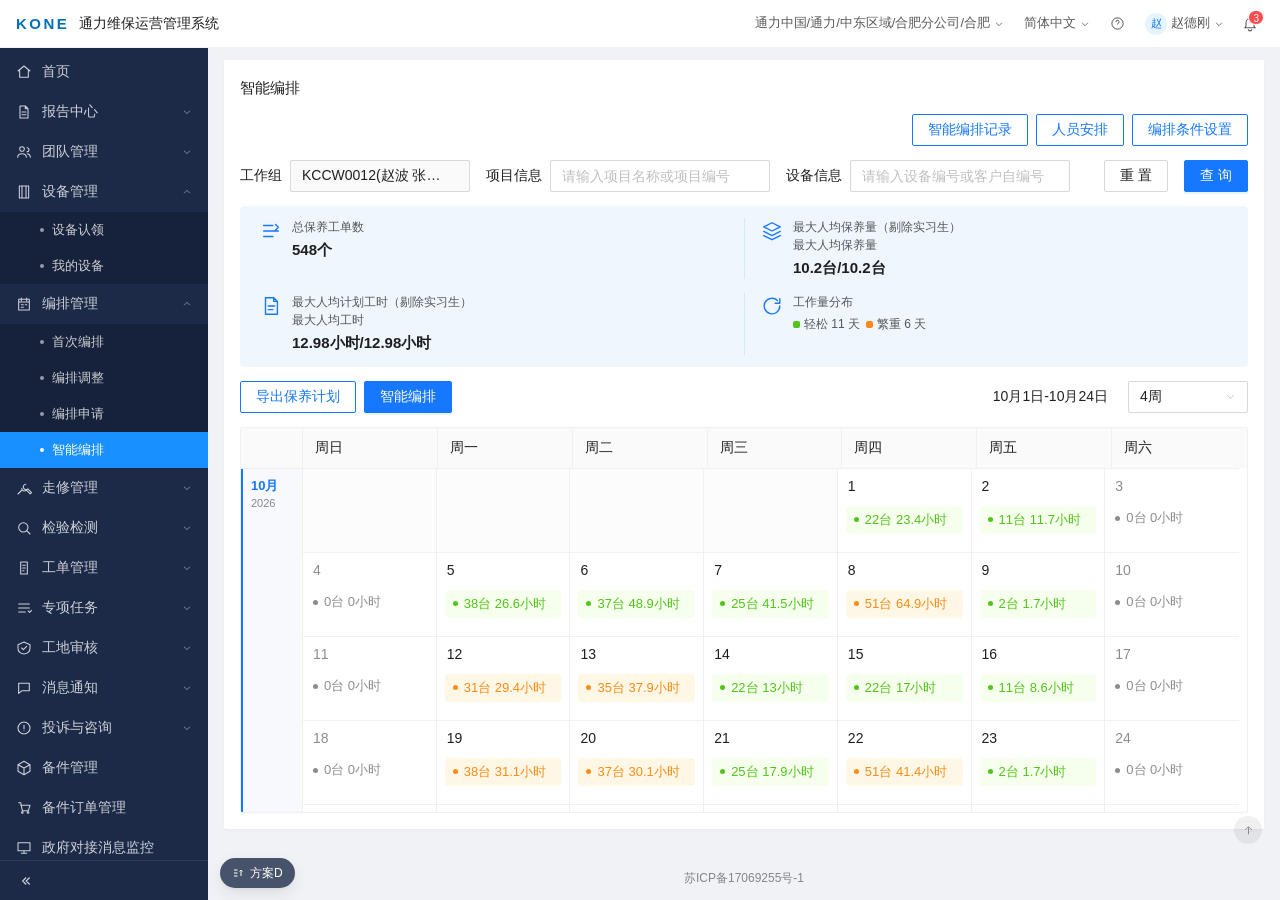
<file: 智能编排UI update.html>
<!DOCTYPE html>
<html lang="zh-CN">
<head>
<meta charset="UTF-8" />
<meta name="viewport" content="width=device-width,initial-scale=1" />
<title>智能编排 · 通力维保运营管理系统（UI 原型）</title>
<link rel="stylesheet" href="css/base.css" />
<link rel="stylesheet" href="css/modules.css" />
</head>
<body>

<div class="app" id="app">

  <!-- ============================== 顶栏 ============================== -->
  <header class="topbar">
    <div class="topbar-brand">
      <span class="logo">KONE</span>
      <span class="topbar-title">通力维保运营管理系统</span>
    </div>
    <div class="topbar-spacer"></div>
    <div class="topbar-right">
      <div class="topbar-item">
        <span>通力中国/通力/中东区域/合肥分公司/合肥</span>
        <svg viewBox="0 0 24 24" width="10" height="10" fill="none" stroke="currentColor" stroke-width="2"><path d="M5 9l7 7 7-7"/></svg>
      </div>
      <div class="topbar-item">
        <span>简体中文</span>
        <svg viewBox="0 0 24 24" width="10" height="10" fill="none" stroke="currentColor" stroke-width="2"><path d="M5 9l7 7 7-7"/></svg>
      </div>
      <div class="topbar-item" title="帮助">
        <svg viewBox="0 0 24 24" width="15" height="15" fill="none" stroke="currentColor" stroke-width="1.6"><circle cx="12" cy="12" r="9"/><path d="M9.5 9.5a2.5 2.5 0 1 1 3.4 2.3c-.6.3-.9.8-.9 1.4v.3M12 16.5h.01"/></svg>
      </div>
      <div class="topbar-item">
        <span class="avatar">赵</span>
        <span>赵德刚</span>
        <svg viewBox="0 0 24 24" width="10" height="10" fill="none" stroke="currentColor" stroke-width="2"><path d="M5 9l7 7 7-7"/></svg>
      </div>
      <div class="topbar-item bell" title="通知">
        <svg viewBox="0 0 24 24" width="16" height="16" fill="none" stroke="currentColor" stroke-width="1.6"><path d="M18 15V10a6 6 0 1 0-12 0v5l-1.6 2.5h15.2zM9.5 20a2.5 2.5 0 0 0 5 0"/></svg>
        <span class="bell-badge">3</span>
      </div>
    </div>
  </header>

  <!-- ============================== 主体 ============================== -->
  <div class="body">

    <!-- 侧栏 -->
    <nav class="sider">
      <div class="sider-scroll" id="menuMount"></div>
      <div class="sider-collapse" id="collapseBtn" title="收起/展开">
        <svg viewBox="0 0 24 24"><path d="M14 6l-6 6 6 6M20 6l-6 6 6 6"/></svg>
      </div>
    </nav>

    <!-- 内容 -->
    <main class="main">
      <!-- 兜底提示：脚本一跑起来就会被真实视图覆盖掉。
           若脚本被拦截或引擎过旧，这段会留在页面上，告诉看的人该怎么办，
           而不是只给一片空白 —— 之前就踩过这个坑。 -->
      <div class="main-scroll" id="viewMount">
        <div class="boot-fallback">
          <div class="bf-title">页面脚本未能运行</div>
          <p>这是一个需要 JavaScript 的交互原型。当前打开它的程序限制了脚本，或浏览器版本过旧。</p>
          <p>请把文件保存到本地，用 <b>Chrome / Edge 浏览器</b> 直接打开（不要在聊天工具、邮件客户端的预览窗口里看）。</p>
        </div>
      </div>
      <div class="back-top" title="回到顶部">
        <svg viewBox="0 0 24 24"><path d="M12 19V6M6 11l6-6 6 6"/></svg>
      </div>
      <footer class="footer">苏ICP备17069255号-1</footer>
    </main>

  </div>
</div>

<!-- 浮层挂载点 -->
<div id="overlayMount"></div>
<div class="toast-layer" id="toastMount"></div>

<!-- 原型导航（仅原型可见，非线上功能） -->
<div class="proto">
  <div class="proto-panel hidden" id="protoPanel">
    <div class="proto-panel-title">原型界面导航</div>
    <div class="proto-list" id="protoList"></div>
  </div>
  <div class="proto-bar">
    <div class="proto-toggle" id="protoToggle">
      <svg viewBox="0 0 24 24"><path d="M4 6h16M4 12h16M4 18h16"/></svg>
      <span>界面导航</span>
    </div>
    <!-- 切换「查看方案」之后的交互流程。都关=方案A（对比与应用为平级按钮）。
         方案B：手动调整是独立模式，先按「手动调整」进入，日历才可点。
         方案C：日历在对比页常态可点，点哪天调哪天，没有入口按钮。 -->
    <div class="proto-toggle mode" id="modeToggle" title="方案B：手动调整为独立模式">
      <svg viewBox="0 0 24 24"><path d="M4 7h10M4 12h16M4 17h7M17 4l3 3-3 3"/></svg>
      <span>方案B</span>
    </div>
    <div class="proto-toggle mode" id="modeToggleC" title="方案C：日历常态可点，点哪天调哪天">
      <svg viewBox="0 0 24 24"><path d="M4 5h16v14H4zM4 9h16M9 5v14M8 13l1.5 1.5L13 11"/></svg>
      <span>方案C</span>
    </div>
    <!-- 方案D：方案C 之上多一道前置步骤 —— 生成后先让主管在两个候选算法
         方案（工单均衡分布 / 总工时更短）之间选择；若所选无可行解，
         直接给保底方案并说明放弃了哪些约束。 -->
    <div class="proto-toggle mode" id="modeToggleD" title="方案D：算法给两个候选方案，由主管选择">
      <svg viewBox="0 0 24 24"><path d="M4 6h7M4 12h7M4 18h7M15 9l3-3 3 3M18 6v12"/></svg>
      <span>方案D</span>
    </div>
  </div>
</div>

<script src="js/data.js"></script>
<script src="js/app.js"></script>
</body>
</html>
</file>
<file: css/base.css>
/* =========================================================================
   智能编排 原型 · 基础层：设计令牌 / 重置 / 应用骨架
   ========================================================================= */

:root {
  /* 品牌 */
  --kone-blue: #0071b9;

  /* 主色（Ant Design Vue 体系） */
  --primary: #1677ff;
  --primary-hover: #4096ff;
  --primary-active: #0958d9;
  --primary-bg: #e6f4ff;
  --primary-border: #91caff;

  /* 侧栏 */
  --sider-bg: #1c2a48;
  --sider-sub-bg: #16223b;
  --sider-text: rgba(255, 255, 255, .78);
  --sider-text-strong: #fff;
  --sider-active: #1890ff;
  --sider-w: 208px;
  --sider-w-collapsed: 56px;

  /* 文本 */
  --text: rgba(0, 0, 0, .88);
  --text-2: rgba(0, 0, 0, .65);
  --text-3: rgba(0, 0, 0, .45);
  --text-4: rgba(0, 0, 0, .25);

  /* 线与面 */
  --border: #f0f0f0;
  --border-2: #d9d9d9;
  --bg-page: #f0f2f5;
  --bg-card: #fff;
  --bg-head: #fafafa;
  --bg-hover: #fafafa;

  /* 人工调整：与算法生成区分开，刻意选一个不在原有语义色里的紫色 */
  --manual: #722ed1;
  --manual-strong: #531dab;   /* 实心紫按钮的 hover 态 */
  --manual-bg: #f9f0ff;
  --manual-border: #d3adf7;

  /* 无保养安排：和繁重橙、轻松绿并列的第三种状态，统一用灰。
     --none-mark 是图例小方块的实心灰，--none-bg 是日历色块的底色。
     底色比原来的 #fafafa 深一档，否则压在白卡片上看不出是个色块。 */
  --none-mark: #bfbfbf;
  --none-bg: #f0f0f0;
  /* 语义 */
  --stat-bg: #eff6fd;
  --warn-bg: #fff7e6;
  --warn-text: #fa8c16;
  --warn-border: #ffd591;
  --success-bg: #f6ffed;
  --success-text: #52c41a;
  --success-border: #b7eb8f;
  --danger: #ff4d4f;
  --info-bg: #e6f4ff;
  --info-border: #91caff;

  /* 尺寸 */
  --topbar-h: 48px;
  --radius: 2px;
  --radius-lg: 4px;
  --shadow-1: 0 1px 2px rgba(0, 0, 0, .03), 0 1px 6px -1px rgba(0, 0, 0, .02);
  --shadow-2: 0 6px 16px rgba(0, 0, 0, .08), 0 3px 6px -4px rgba(0, 0, 0, .12);
  --shadow-3: 0 9px 28px 8px rgba(0, 0, 0, .05), 0 6px 16px rgba(0, 0, 0, .08);
}

* { box-sizing: border-box; }

html, body { height: 100%; }

body {
  margin: 0;
  font-family: -apple-system, BlinkMacSystemFont, 'PingFang SC', 'Hiragino Sans GB',
               'Microsoft YaHei', 'Segoe UI', Roboto, Helvetica, Arial, sans-serif;
  font-size: 14px;
  line-height: 1.5714;
  color: var(--text);
  background: var(--bg-page);
  -webkit-font-smoothing: antialiased;
}

button, input, select { font-family: inherit; font-size: inherit; }

svg { display: block; }

/* 滚动条（贴近 Windows Chrome 的现网观感） */
::-webkit-scrollbar { width: 8px; height: 8px; }
::-webkit-scrollbar-thumb { background: #d0d3d9; border-radius: 4px; }
::-webkit-scrollbar-thumb:hover { background: #b9bdc5; }
::-webkit-scrollbar-track { background: transparent; }

/* =========================== 应用骨架 =========================== */

.app { display: flex; flex-direction: column; height: 100vh; overflow: hidden; }

/* --- 顶栏 --- */
.topbar {
  flex: 0 0 var(--topbar-h);
  display: flex;
  align-items: center;
  background: #fff;
  border-bottom: 1px solid var(--border);
  padding-right: 16px;
  position: relative;
  z-index: 30;
}

/* 品牌区最小占满侧栏宽度，但允许标题继续向右延伸（与现网一致） */
.topbar-brand {
  min-width: var(--sider-w);
  display: flex;
  align-items: center;
  gap: 10px;
  padding-left: 16px;
  padding-right: 16px;
  flex: 0 0 auto;
  transition: min-width .2s;
}

.app.collapsed .topbar-brand { min-width: var(--sider-w-collapsed); }

.logo {
  font-weight: 700;
  letter-spacing: 2.5px;
  font-size: 15px;
  color: var(--kone-blue);
  flex: 0 0 auto;
}

.topbar-title {
  font-size: 14px;
  color: var(--text);
  white-space: nowrap;
  overflow: hidden;
  text-overflow: ellipsis;
}

.app.collapsed .topbar-brand .topbar-title { display: none; }

.topbar-spacer { flex: 1 1 auto; }

.topbar-right { display: flex; align-items: center; gap: 4px; }

.topbar-item {
  display: flex;
  align-items: center;
  gap: 4px;
  height: 32px;
  padding: 0 8px;
  border-radius: var(--radius);
  color: var(--text-2);
  font-size: 13px;
  cursor: pointer;
  white-space: nowrap;
}

.topbar-item:hover { background: var(--bg-hover); }

.avatar {
  width: 22px; height: 22px;
  border-radius: 50%;
  background: var(--primary-bg);
  color: var(--primary);
  display: flex; align-items: center; justify-content: center;
  font-size: 11px;
}

.bell { position: relative; padding: 0 6px; }

.bell-badge {
  position: absolute;
  top: 2px; right: 0;
  min-width: 15px; height: 15px;
  padding: 0 4px;
  border-radius: 8px;
  background: var(--danger);
  color: #fff;
  font-size: 10px;
  line-height: 15px;
  text-align: center;
  border: 1px solid #fff;
}

/* --- 主体 --- */
.body { flex: 1 1 auto; display: flex; min-height: 0; }

/* --- 侧栏 --- */
.sider {
  flex: 0 0 var(--sider-w);
  width: var(--sider-w);
  background: var(--sider-bg);
  display: flex;
  flex-direction: column;
  transition: flex-basis .2s, width .2s;
  position: relative;
  z-index: 20;
}

.app.collapsed .sider { flex-basis: var(--sider-w-collapsed); width: var(--sider-w-collapsed); }

.sider-scroll { flex: 1 1 auto; overflow-y: auto; overflow-x: hidden; padding: 4px 0; }

.sider-scroll::-webkit-scrollbar { width: 6px; }
.sider-scroll::-webkit-scrollbar-thumb { background: rgba(255, 255, 255, .18); }

.menu-item {
  display: flex;
  align-items: center;
  gap: 10px;
  height: 40px;
  padding: 0 16px;
  color: var(--sider-text);
  cursor: pointer;
  white-space: nowrap;
  user-select: none;
}

.menu-item:hover { color: var(--sider-text-strong); background: rgba(255, 255, 255, .06); }

.menu-item .mi-icon { flex: 0 0 16px; }
.menu-item .mi-icon svg { width: 16px; height: 16px; stroke: currentColor; fill: none; stroke-width: 1.6; }

.menu-item .mi-label { flex: 1 1 auto; overflow: hidden; text-overflow: ellipsis; }

.menu-item .mi-arrow { flex: 0 0 10px; transition: transform .2s; opacity: .7; }
.menu-item .mi-arrow svg { width: 10px; height: 10px; stroke: currentColor; fill: none; stroke-width: 2; }
.menu-item.open .mi-arrow { transform: rotate(180deg); }

.app.collapsed .menu-item { padding: 0 20px; }
.app.collapsed .menu-item .mi-label,
.app.collapsed .menu-item .mi-arrow { display: none; }

.submenu { background: var(--sider-sub-bg); overflow: hidden; }
.app.collapsed .submenu { display: none; }

.sub-item {
  display: flex;
  align-items: center;
  gap: 8px;
  height: 36px;
  padding: 0 16px 0 40px;
  color: var(--sider-text);
  font-size: 13px;
  cursor: pointer;
}

.sub-item::before {
  content: '';
  width: 4px; height: 4px;
  border-radius: 50%;
  background: currentColor;
  opacity: .7;
  flex: 0 0 auto;
}

.sub-item:hover { color: var(--sider-text-strong); background: rgba(255, 255, 255, .06); }

.sub-item.active {
  background: var(--sider-active);
  color: #fff;
}

.sub-item.active::before { opacity: 1; }

.sider-collapse {
  flex: 0 0 40px;
  display: flex;
  align-items: center;
  padding: 0 18px;
  color: var(--sider-text);
  cursor: pointer;
  border-top: 1px solid rgba(255, 255, 255, .08);
}

.sider-collapse:hover { color: #fff; }
.sider-collapse svg { width: 14px; height: 14px; stroke: currentColor; fill: none; stroke-width: 2; }
.app.collapsed .sider-collapse svg { transform: rotate(180deg); }

/* --- 内容区 --- */
.main {
  flex: 1 1 auto;
  min-width: 0;
  display: flex;
  flex-direction: column;
  position: relative;
}

.main-scroll { flex: 1 1 auto; overflow: auto; padding: 12px 16px 0; }

.breadcrumb {
  display: flex;
  align-items: center;
  gap: 8px;
  font-size: 13px;
  color: var(--text-3);
  margin-bottom: 12px;
}

.breadcrumb .sep { color: var(--text-4); }
.breadcrumb .cur { color: var(--text-2); }

.page {
  background: var(--bg-card);
  border-radius: var(--radius);
  padding: 16px;
  box-shadow: var(--shadow-1);
}

.page-title { font-size: 15px; font-weight: 500; margin: 0 0 14px; }

/* 页级入口按钮行：标题下方独占一行、右对齐（与现网一致） */
.page-actions-row {
  display: flex;
  justify-content: flex-end;
  flex-wrap: wrap;
  gap: 8px;
  margin-bottom: 14px;
}

.footer {
  flex: 0 0 auto;
  text-align: center;
  padding: 10px 0 12px;
  font-size: 12px;
  color: var(--text-3);
}

/* 回到顶部小圆钮（现网右下角） */
.back-top {
  position: absolute;
  right: 18px; bottom: 56px;
  width: 28px; height: 28px;
  border-radius: 50%;
  background: rgba(0, 0, 0, .06);
  display: flex; align-items: center; justify-content: center;
  color: var(--text-3);
  cursor: pointer;
  z-index: 5;
}

.back-top svg { width: 13px; height: 13px; stroke: currentColor; fill: none; stroke-width: 1.6; }

.hidden { display: none !important; }
</file>
<file: css/modules.css>
/* =========================================================================
   智能编排 原型 · 组件层：按钮 / 表单 / 表格 / 日历 / 抽屉 / 弹窗 / 提示
   ========================================================================= */

/* =============================== 按钮 =============================== */
.btn {
  display: inline-flex;
  align-items: center;
  justify-content: center;
  gap: 6px;
  height: 32px;
  padding: 0 15px;
  border: 1px solid var(--border-2);
  border-radius: var(--radius);
  background: #fff;
  color: var(--text);
  font-size: 14px;
  cursor: pointer;
  white-space: nowrap;
  transition: all .15s;
}

.btn:hover { color: var(--primary); border-color: var(--primary); }

.btn-primary {
  background: var(--primary);
  border-color: var(--primary);
  color: #fff;
  box-shadow: 0 2px 0 rgba(5, 145, 255, .1);
}

.btn-primary:hover { background: var(--primary-hover); border-color: var(--primary-hover); color: #fff; }
.btn-primary:active { background: var(--primary-active); border-color: var(--primary-active); }

.btn-outline { color: var(--primary); border-color: var(--primary); }
.btn-outline:hover { color: var(--primary-hover); border-color: var(--primary-hover); }

.btn-link {
  height: auto; padding: 0; border: none; background: none;
  color: var(--primary);
}
.btn-link:hover { color: var(--primary-hover); border: none; }

.btn-sm { height: 24px; padding: 0 8px; font-size: 13px; }

.btn-dashed-block {
  display: flex;
  align-items: center;
  justify-content: center;
  width: 100%;
  height: 32px;
  border: 1px dashed var(--primary-border);
  border-radius: var(--radius);
  background: #fff;
  color: var(--primary);
  font-size: 14px;
  cursor: pointer;
}

.btn-dashed-block:hover { border-color: var(--primary); background: var(--primary-bg); }

/* =============================== 表单控件 =============================== */
.field { display: inline-flex; align-items: center; gap: 8px; }

.field-label { font-size: 14px; color: var(--text); white-space: nowrap; }
.field-label.req::before { content: '*'; color: var(--danger); margin-right: 4px; font-family: SimSun, sans-serif; }

.control {
  display: inline-flex;
  align-items: center;
  height: 32px;
  min-width: 0;
  padding: 0 11px;
  border: 1px solid var(--border-2);
  border-radius: var(--radius);
  background: #fff;
  color: var(--text);
  font-size: 14px;
  cursor: pointer;
  gap: 8px;
}

.control:hover { border-color: var(--primary-hover); }

.control .ph,
.control .val { overflow: hidden; text-overflow: ellipsis; white-space: nowrap; }

.control .ph { color: var(--text-4); }
.control .val { color: var(--text); }

.control .caret { margin-left: auto; color: var(--text-4); flex: 0 0 auto; }
.control .caret svg { width: 11px; height: 11px; stroke: currentColor; fill: none; stroke-width: 2; }

.control.open { border-color: var(--primary); box-shadow: 0 0 0 2px rgba(5, 145, 255, .1); }

/* 固定值展示（staticField）：外观和 .control 一致，但要让人一眼知道
   这里点不动——没有 caret 腾出的位置，边框 hover 时不变色，
   鼠标也不是手型。背景比正常输入框压暗一档（用 --bg-head，
   和锁定状态的输入框是同一个视觉语言），比单纯去掉 caret 更明确。 */
.control-static {
  cursor: default;
  background: var(--bg-head);
}

.control-static:hover { border-color: var(--border-2); }

/* 真正可打字的文本筛选框（textField）。.control 默认是给点开式控件
   （下拉/固定展示）用的，cursor: pointer 用在这里会让人以为点一下
   会弹出什么，实际它就是个普通输入框，光标该是文字输入态。 */
.control-text {
  cursor: text;
}

.control-text::placeholder { color: var(--text-4); }

.control-text:focus {
  outline: none;
  border-color: var(--primary);
  box-shadow: 0 0 0 2px rgba(5, 145, 255, .1);
}

.control-w-sm { width: 120px; }
.control-w-md { width: 180px; }
.control-w-lg { width: 220px; }
.control-w-xl { width: 260px; }

.dropdown-wrap { position: relative; display: inline-flex; }

.dropdown-panel {
  position: absolute;
  top: calc(100% + 4px);
  left: 0;
  min-width: 100%;
  background: #fff;
  border-radius: var(--radius-lg);
  box-shadow: var(--shadow-2);
  padding: 4px;
  z-index: 60;
}

.dropdown-item { padding: 5px 12px; border-radius: var(--radius); cursor: pointer; font-size: 14px; }
.dropdown-item:hover { background: var(--bg-hover); }
.dropdown-item.sel { background: var(--primary-bg); font-weight: 500; }

/* 单选 / 复选 */
.radio, .checkbox { display: inline-flex; align-items: center; gap: 8px; cursor: pointer; font-size: 14px; }

.radio-dot {
  width: 16px; height: 16px;
  border: 1px solid var(--border-2);
  border-radius: 50%;
  background: #fff;
  position: relative;
  flex: 0 0 auto;
}

.radio.on .radio-dot { border-color: var(--primary); }

.radio.on .radio-dot::after {
  content: '';
  position: absolute;
  inset: 3px;
  border-radius: 50%;
  background: var(--primary);
}

.check-box {
  width: 16px; height: 16px;
  border: 1px solid var(--border-2);
  border-radius: var(--radius);
  background: #fff;
  position: relative;
  flex: 0 0 auto;
}

.checkbox.on .check-box { background: var(--primary); border-color: var(--primary); }

.checkbox.on .check-box::after {
  content: '';
  position: absolute;
  left: 4.5px; top: 1.5px;
  width: 4px; height: 8px;
  border: 2px solid #fff;
  border-top: 0; border-left: 0;
  transform: rotate(45deg);
}

/* 半选态（部分工单被勾选）。画成一道横杠而不是对勾 ——
   全选框若显示对勾，会让人以为整天的工单都要搬走 */
.checkbox.part .check-box { background: var(--primary); border-color: var(--primary); }

.checkbox.part .check-box::after {
  content: '';
  position: absolute;
  left: 3px; top: 6.5px;
  width: 8px; height: 0;
  border-top: 2px solid #fff;
  transform: none;
}

/* 开关 */
.switch {
  width: 40px; height: 20px;
  border-radius: 10px;
  background: rgba(0, 0, 0, .25);
  position: relative;
  cursor: pointer;
  transition: background .2s;
  flex: 0 0 auto;
}

.switch::after {
  content: '';
  position: absolute;
  top: 2px; left: 2px;
  width: 16px; height: 16px;
  border-radius: 50%;
  background: #fff;
  transition: left .2s;
  box-shadow: 0 2px 4px rgba(0, 35, 11, .2);
}

.switch.on { background: var(--primary); }
.switch.on::after { left: 22px; }

/* 标签（可保养日期） */
.tag-day {
  display: inline-flex;
  align-items: center;
  gap: 3px;
  height: 22px;
  padding: 0 6px;
  margin: 2px 4px 2px 0;
  border: 1px solid var(--border);
  border-radius: var(--radius);
  background: var(--bg-head);
  font-size: 12px;
  color: var(--text);
}

.tag-day .x { color: var(--text-4); cursor: pointer; font-size: 11px; }
.tag-day .x:hover { color: var(--text-2); }

.tag-box {
  display: flex;
  flex-wrap: wrap;
  align-items: center;
  min-height: 32px;
  padding: 2px 6px;
  border: 1px solid var(--border-2);
  border-radius: var(--radius);
  background: #fff;
}

/* 数量输入框：外观与 .control 一致，右侧带单位后缀 */
.num-input {
  display: inline-flex;
  align-items: center;
  height: 32px;
  padding: 0 11px;
  border: 1px solid var(--border-2);
  border-radius: var(--radius);
  background: #fff;
  gap: 4px;
}

.num-input:hover { border-color: var(--primary-hover); }

.num-input:focus-within {
  border-color: var(--primary);
  box-shadow: 0 0 0 2px rgba(5, 145, 255, .1);
}

/* 超出范围 / 非整数时标红，但不强制改写值——用户可能还在输入过程中。
   聚焦态的红色描边优先于常规的蓝色描边，否则正在打字时看不出在报错。 */
.num-input.is-invalid { border-color: var(--danger); }
.num-input.is-invalid:focus-within {
  border-color: var(--danger);
  box-shadow: 0 0 0 2px rgba(255, 77, 79, .12);
}

.num-input input {
  width: 52px;
  border: 0;
  outline: none;
  padding: 0;
  font-size: 14px;
  color: var(--text);
  background: transparent;
  text-align: left;
}

/* 表格内使用的紧凑尺寸 */
.num-input.sm { height: 28px; padding: 0 8px; }
.num-input.sm input { width: 40px; font-size: 13px; }

/* 保留原生步进箭头，方便微调 */
.num-input .unit { font-size: 13px; color: var(--text-3); flex: 0 0 auto; }

/* 工具提示图标 */
.help-dot {
  display: inline-flex;
  align-items: center;
  justify-content: center;
  width: 14px; height: 14px;
  color: var(--text-3);
  cursor: help;
  flex: 0 0 auto;
}

.help-dot svg { width: 14px; height: 14px; stroke: currentColor; fill: none; stroke-width: 1.6; }
.help-dot:hover { color: var(--primary); }

.tooltip {
  position: absolute;
  z-index: 80;
  max-width: 340px;
  padding: 8px 10px;
  border-radius: var(--radius-lg);
  background: rgba(0, 0, 0, .85);
  color: #fff;
  font-size: 12px;
  line-height: 1.6;
  box-shadow: var(--shadow-2);
  pointer-events: none;
}

/* =============================== 信息条 =============================== */
.alert {
  display: flex;
  align-items: flex-start;
  gap: 8px;
  padding: 8px 12px;
  border: 1px solid var(--info-border);
  border-radius: var(--radius-lg);
  background: var(--info-bg);
  font-size: 14px;
  color: var(--text);
  margin-bottom: 14px;
}

.alert .ai { color: var(--primary); flex: 0 0 auto; margin-top: 2px; }
.alert .ai svg { width: 14px; height: 14px; stroke: currentColor; fill: none; stroke-width: 1.8; }
.alert .ac { flex: 1 1 auto; }
.alert .ax { color: var(--text-3); cursor: pointer; flex: 0 0 auto; font-size: 13px; }
.alert .ax:hover { color: var(--text); }

/* =============================== KPI 指标条 =============================== */
.stats {
  display: grid;
  grid-template-columns: repeat(4, 1fr);
  background: var(--stat-bg);
  border-radius: var(--radius-lg);
  padding: 12px 4px;
  margin-bottom: 14px;
}

.stat {
  display: flex;
  align-items: flex-start;
  gap: 10px;
  padding: 0 16px;
  min-width: 0;
}

.stat + .stat { border-left: 1px solid rgba(0, 113, 185, .1); }

.stat-icon { flex: 0 0 22px; color: var(--primary); margin-top: 2px; }
.stat-icon svg { width: 22px; height: 22px; stroke: currentColor; fill: none; stroke-width: 1.5; }

.stat-body { min-width: 0; }

.stat-line {
  font-size: 12px;
  color: var(--text-2);
  line-height: 1.5;
  white-space: nowrap;
  overflow: hidden;
  text-overflow: ellipsis;
}

.stat-value { font-size: 15px; font-weight: 600; color: var(--text); margin-top: 2px; white-space: nowrap; }

.stat-tags { display: flex; gap: 6px; margin-top: 4px; }

.stat-tag { display: inline-flex; align-items: center; gap: 4px; font-size: 12px; color: var(--text-2); }

.stat-tag::before { content: ''; width: 7px; height: 7px; border-radius: 2px; flex: 0 0 auto; }
.stat-tag.easy::before { background: var(--success-text); }
.stat-tag.busy::before { background: var(--warn-text); }

/* ---------- 方案 B：带涨跌的 KPI 条 ---------- */
.stats-delta .stat-body { min-width: 0; }

.stat-delta {
  display: inline-flex;
  align-items: baseline;
  flex-wrap: wrap;
  gap: 6px;
  margin-top: 3px;
  white-space: nowrap;
}

.stat-delta .sd-from { font-size: 13px; color: var(--text-3); }
.stat-delta .sd-arrow { font-size: 12px; color: var(--text-4); }
.stat-delta .sd-to { font-size: 15px; font-weight: 600; color: var(--text); }

.sd-chip {
  display: inline-flex;
  align-items: center;
  height: 18px;
  padding: 0 6px;
  border-radius: 9px;
  font-size: 11px;
  font-weight: 500;
}

/* 改善=绿，恶化=橙，无变化=灰。方向由 better 字段决定，不看正负号 */
.sd-chip.good { background: var(--success-bg); color: var(--success-text); border: 1px solid var(--success-border); }
.sd-chip.bad { background: var(--warn-bg); color: var(--warn-text); border: 1px solid var(--warn-border); }
.sd-chip.flat { background: var(--bg-head); color: var(--text-3); border: 1px solid var(--border); }

/* 工作量分布里两行（繁重 / 轻松）各带一个前缀标签 */
.stat-delta-group {
  display: grid;
  grid-template-columns: auto 1fr;
  align-items: baseline;
  gap: 2px 6px;
  margin-top: 2px;
}

.stat-delta-group .sd-key { font-size: 12px; display: inline-flex; align-items: center; gap: 4px; }
.stat-delta-group .sd-key::before { content: ''; width: 7px; height: 7px; border-radius: 2px; }
.stat-delta-group .sd-key.busy { color: var(--warn-text); }
.stat-delta-group .sd-key.busy::before { background: var(--warn-text); }
.stat-delta-group .sd-key.easy { color: var(--success-text); }
.stat-delta-group .sd-key.easy::before { background: var(--success-text); }
.stat-delta-group .stat-delta { margin-top: 0; }
.stat-delta-group .sd-to { font-size: 14px; }

/* =============================== 工具条 =============================== */
.toolbar {
  display: flex;
  align-items: center;
  flex-wrap: wrap;
  gap: 8px;
  margin-bottom: 14px;
}

.toolbar .grow { flex: 1 1 auto; }

.filterbar {
  display: flex;
  align-items: center;
  flex-wrap: wrap;
  gap: 12px 16px;
  margin-bottom: 14px;
}

.filterbar .grow { flex: 1 1 auto; }

.range-pill {
  display: inline-flex;
  align-items: center;
  height: 32px;
  padding: 0 12px;
  font-size: 14px;
  color: var(--text);
  white-space: nowrap;
}

/* =============================== 日历 =============================== */
.cal {
  border: 1px solid var(--border);
  border-radius: var(--radius);
  overflow: hidden;
  background: #fff;
}

/* 首列为月份列，其后 7 列为周日～周六。
   表头与主体各自成网格：表头固定，主体在 .cal-scroll 内滚动 */
.cal-head,
.cal-body { display: grid; grid-template-columns: 62px repeat(7, 1fr); }

.cal-head { background: var(--bg-head); }

/* 默认露出约 4 周高度，其余 9 周靠滚动查看（最大 13 周）。
   预留滚动条宽度，避免表头与主体列宽错位 */
.cal-scroll {
  max-height: 344px;
  overflow-y: auto;
  overflow-x: hidden;
  scrollbar-gutter: stable;
}

/* 对比视图每格三行，行更高，相应放宽以仍能露出约 4 周 */
.cal.compare .cal-scroll { max-height: 420px; }

.cal-head > div {
  padding: 9px 12px;
  font-size: 14px;
  color: var(--text);
  border-right: 1px solid var(--border);
}

.cal-head > div:last-child { border-right: 0; }

/* ---- 左侧月份列：一个月合并成一格，纵向跨满该月所有周 ---- */
.cal-month {
  grid-column: 1;
  border-right: 1px solid var(--border);
  border-top: 1px solid var(--border);
  background: #f7f9fc;
  position: relative;
}

.cal-head .cal-month {
  border-top: 0;
  background: var(--bg-head);
  padding: 9px 12px;
  grid-row: 1;
}

/* 蓝色左边条贯穿整月 */
.cal-month.has-label::before {
  content: '';
  position: absolute;
  left: 0; top: 0; bottom: 0;
  width: 2px;
  background: var(--primary);
}

/* 标签吸顶：滚动时停在可视区顶部，滚出该月范围时由 JS 渐隐 */
.cal-month .cm-inner {
  position: sticky;
  top: 0;
  display: flex;
  flex-direction: column;
  gap: 1px;
  padding: 9px 0 10px 10px;
  transition: opacity .12s linear;
}

.cal-month .cm-m { font-size: 13px; font-weight: 600; color: var(--primary); line-height: 1.3; }
.cal-month .cm-y { font-size: 11px; color: var(--text-3); line-height: 1.3; }

.cal-cell {
  min-height: 84px;
  padding: 7px 10px 10px;
  border-top: 1px solid var(--border);
  border-right: 1px solid var(--border);
  cursor: pointer;
  transition: background .15s;
}

/* 显式网格布局后 :last-child 不再等于最右列，改用类标记周六列 */
.cal-cell.last-col { border-right: 0; }
.cal-cell:hover { background: #fafcff; }

/* 起始日之前的占位格：无内容、不可交互 */
.cal-cell.blank { background: #fcfcfd; cursor: default; }
.cal-cell.blank:hover { background: #fcfcfd; }

.cal-cell.selected {
  outline: 1px solid var(--primary);
  outline-offset: -1px;
  background: #fff;
}

.cal-date {
  display: flex;
  align-items: center;
  gap: 6px;
  font-size: 14px;
  color: var(--text);
  margin-bottom: 8px;
  min-height: 22px;
}

/* 周日 / 周六 的日期数字置灰 */
.cal-day { color: var(--text); }
.cal-day.dim { color: var(--text-3); }

.cal-date .badge-holiday {
  display: inline-flex;
  align-items: center;
  justify-content: center;
  min-width: 16px; height: 16px;
  padding: 0 3px;
  border-radius: 2px;
  background: var(--warn-text);
  color: #fff;
  font-size: 10px;
  line-height: 1;
}

.cal-date .badge-today {
  margin-left: auto;
  display: inline-flex;
  align-items: center;
  justify-content: center;
  width: 20px; height: 18px;
  border: 1px solid var(--primary-border);
  border-radius: 2px;
  background: var(--primary-bg);
  color: var(--primary);
  font-size: 11px;
}

/* 数值前带状态圆点，颜色跟随文字 */
.cal-val {
  display: inline-flex;
  align-items: center;
  gap: 6px;
  font-size: 13px;
  color: var(--text);
}

.cal-val .cv-dot {
  width: 5px; height: 5px;
  border-radius: 50%;
  background: currentColor;
  flex: 0 0 auto;
}

.cal-val.zero { color: var(--text-3); }

/* 已分配至其他日期：虚线灰框，与对比视图的 .cmp-row.none 同一视觉语言。
   跟在「0台 0小时」下方，故加上间距 */
.cal-val.none {
  display: flex;
  padding: 4px 8px;
  margin: 5px -2px 0;
  border-radius: var(--radius-lg);
  background: var(--bg-head);
  border: 1px dashed var(--border-2);
  color: var(--text-3);
  font-size: 11px;
}

.cal-val.none .cv-dot { display: none; }

.cal-val.heavy,
.cal-val.easy {
  display: flex;
  padding: 4px 8px;
  margin: 0 -2px;
  border-radius: var(--radius-lg);
}

.cal-val.heavy { background: var(--warn-bg); color: var(--warn-text); }

/* 轻松绿：主页与方案抽屉的日历都用（calHtml 传 greenEasy）。0 台的日期不算轻松，保持灰字 */
.cal-val.easy { background: var(--success-bg); color: var(--success-text); }

/* ----------------------------- 对比日历 ----------------------------- */
.cal.compare .cal-cell {
  min-height: 76px;
  padding-bottom: 8px;
  cursor: default;
  position: relative;               /* 承载右上角「已调整」红点 */
}

.cal.compare .cal-cell:hover { background: #fff; }
.cal.compare .cal-date { font-weight: 600; margin-bottom: 6px; }

/* 被调整日：右上角圆点。红=算法调整，紫=人工调整 */
.cal.compare .cal-cell.adjusted::after {
  content: '';
  position: absolute;
  top: 9px; right: 9px;
  width: 7px; height: 7px;
  border-radius: 50%;
  background: var(--danger);
  box-shadow: 0 0 0 2px #fff;
}

.cal.compare .cal-cell.adjusted.manual::after { background: var(--manual); }

/* 人工调整日：整格加紫色左边条，扫一眼就能挑出来。
   对比视图与手动调整/最终方案页（.marked）共用同一套标记，显示方式必须一致 */
.cal.compare .cal-cell.manual,
.cal.marked .cal-cell.manual {
  background: #fdfaff;
  box-shadow: inset 3px 0 0 var(--manual);
}

/* .marked = 显示调整标记。position: relative 是必须的 ——
   「调整」角标是绝对定位，少了定位上下文会一路逃到页面级的定位祖先上
   （实测跑到了标题栏右上角）。只读的最终方案页也需要，所以挂在 marked 上。 */
.cal.marked .cal-cell { position: relative; }

/* 可点态。两者都要：
     .adjustable —— 手动调整页，点格子就地改这一天
     .enterable  —— 首页，点格子进入手动调整页
   最终预览页两者都不带，所以没有手型与悬浮高亮，一眼能看出是只读的。 */
.cal.adjustable .cal-cell:not(.blank),
.cal.enterable .cal-cell:not(.blank) { cursor: pointer; }

.cal.adjustable .cal-cell:not(.blank):hover,
.cal.enterable .cal-cell:not(.blank):hover {
  background: var(--primary-bg);
  outline: 1px solid var(--primary);
  outline-offset: -1px;
  z-index: 1;
}

/* 悬浮优先级要高于紫色底，否则已调整的格子 hover 时没有反馈 */
.cal.adjustable .cal-cell.manual:hover,
.cal.enterable .cal-cell.manual:hover { background: var(--primary-bg); }

/* 首页格子里的去向说明。与对比视图的 .cmp-moved 同一视觉语言（紫色小字），
   只是首页格子没有三行结构，上边距给小一点 */
.cal-moved {
  display: block;
  margin: 3px 0 0 1px;
  font-size: 11px;
  color: var(--manual);
}

/* 日期旁的来源角标 */
.src-badge {
  position: absolute;
  top: 7px; right: 22px;
  display: inline-flex;
  align-items: center;
  gap: 3px;
  height: 16px;
  padding: 0 5px;
  border-radius: 3px;
  font-size: 10px;
  line-height: 1;
}

.src-badge.manual {
  background: var(--manual-bg);
  border: 1px solid var(--manual-border);
  color: var(--manual);
}

.cmp-row {
  display: block;
  font-size: 12px;
  padding: 3px 6px;
  border-radius: 3px;
  margin-bottom: 4px;
  white-space: nowrap;
  overflow: hidden;
  text-overflow: ellipsis;
}

/* 当前计划：统一黑字、无底色，作为对比基线不参与语义配色 */
.cmp-row.orig { color: var(--text); }

/* 算法方案：只在被人工覆盖的日子出现，弱化成灰色删除线 ——
   表示「算法原本的建议，已被覆盖」 */
.cmp-row.algo {
  color: var(--text-4);
  text-decoration: line-through;
  text-decoration-color: var(--text-4);
}

/* 现方案：填充色块，为主视觉。繁重=橙，轻松=绿（与 KPI 图例同色） */
.cmp-row.now { border: 1px solid transparent; }

.cmp-row.now.busy {
  background: var(--warn-bg);
  border-color: var(--warn-border);
  color: var(--warn-text);
}

.cmp-row.now.easy {
  background: var(--success-bg);
  border-color: var(--success-border);
  color: var(--success-text);
}

/* 新方案色块只表负载（繁重橙 / 轻松绿 / 无安排灰虚线），不承担「谁改的」这层信息 ——
   人工调整改用格子级标记表达（紫左边条 + 调整角标 + 下面这行紫字），
   两个维度分开，色块颜色才始终等于「这天忙不忙」，扫一眼日历就能读。 */

/* 新方案下方的去向说明：自哪天移入多少台 / 已调整至某日 / 已分配至其他日期 */
.cmp-moved {
  display: block;
  margin: 3px 0 0 7px;
  font-size: 11px;
  color: var(--manual);
}

/* 算法清空的日期用中性灰 —— 紫色是人工调整的专用色，不能混用 */
.cmp-moved.plain { color: var(--text-3); }

/* 手动调整入口（方案 B）：与图例同排。实心紫填充 ——
   紫色是全局「人工调整」的语义色（紫格子、紫图例、紫角标），入口沿用同一色最省解释；
   实心比描边显眼，不会被旁边一排图例文字盖过去 */
.btn.btn-manual {
  gap: 5px;
  margin-left: 14px;
  border-color: var(--manual);
  background: var(--manual);
  color: #fff;
  font-weight: 500;
}

.btn.btn-manual:hover {
  border-color: var(--manual-strong);
  background: var(--manual-strong);
  color: #fff;
}

.btn.btn-manual .bm-ico { display: flex; }
.btn.btn-manual .bm-ico svg { stroke: currentColor; fill: none; }

/* 单日撤销：做成「调整」角标里的 ✕，不单独占一行。
   被改过的格子本来已有三行内容，再加一行按钮会让日历高度参差不齐 */
.badge-undo {
  display: inline-flex;
  align-items: center;
  justify-content: center;
  width: 13px;
  height: 13px;
  margin-right: -2px;
  padding: 0;
  border: 0;
  border-radius: 2px;
  background: transparent;
  color: inherit;
  font-size: 9px;
  line-height: 1;
  cursor: pointer;
}

.badge-undo:hover { background: var(--manual); color: #fff; }

/* 撤销调整：与手动调整共用图例那排的同一个槽位。
   破坏性操作用描边紫而非实心紫 —— 和实心的「手动调整」入口区分开，不抢主动作的位置 */
.btn.btn-undo {
  border-color: var(--manual-border);
  background: #fff;
  color: var(--manual);
}

/* 方案 B 里它在图例那排，需要和一长串图例文字拉开距离。
   方案 C 里它在页脚（叫「取消调整」），靠页脚自己的 gap 就够，不要这个边距 */
.toolbar .btn.btn-undo { margin-left: 14px; }

.btn.btn-undo:hover {
  background: var(--manual-bg);
  border-color: var(--manual);
  color: var(--manual);
}

/* 无保养安排：虚线灰框。用于「原方案有、现方案清空」或反向新增的日期，
   与「轻松」区分开 —— 没有任务不等于负载轻 */
/* 无安排 / 已改期：虚线灰框。字号略小，保证「现方案 已分配至其他日期」能单行显示 */
.cmp-row.none {
  background: var(--bg-head);
  border: 1px dashed var(--border-2);
  color: var(--text-3);
  font-size: 11px;
}

/* 图例。方案 B 里它被放进 toolbar 与周期选择器同排，故不再自带下边距 */
.cmp-legend {
  display: flex;
  align-items: center;
  flex-wrap: wrap;
  gap: 18px;
  margin-bottom: 12px;
  font-size: 12px;
  color: var(--text-2);
}

.toolbar .cmp-legend { margin-bottom: 0; }

.cmp-legend .lg { display: inline-flex; align-items: center; gap: 6px; }

.cmp-legend .sq { width: 8px; height: 8px; border-radius: 2px; flex: 0 0 auto; }
.cmp-legend .sq.busy { background: var(--warn-text); }
.cmp-legend .sq.easy { background: var(--success-text); }

.cmp-legend .sq.none {
  background: var(--bg-head);
  border: 1px dashed var(--border-2);
}

.cmp-legend .sq.manual { background: var(--manual); }

.cmp-legend .rd {
  width: 7px; height: 7px;
  border-radius: 50%;
  background: var(--danger);
  flex: 0 0 auto;
}

/* 迷你日历（编排调整） */
.mini-cal { user-select: none; }

.mini-head, .mini-row { display: grid; grid-template-columns: repeat(7, 1fr); }

.mini-head > div {
  text-align: center;
  padding: 6px 0;
  font-size: 13px;
  color: var(--text-2);
}

.mini-cell {
  /* 46 → 48px：顶部要放一行「调整前 / 调整后」标记，标记是占位 span 而非
     绝对定位，高度得实打实留出来。行间距同时从 2px 收到 1px，
     整张日历因此只高了 12px —— 这个弹窗在小窗口里本来就顶到底边，
     为一个 10px 的小标签多占 48px 不划算。 */
  height: 48px;
  display: flex;
  flex-direction: column;
  align-items: center;
  justify-content: center;
  gap: 1px;
  border-radius: var(--radius);
  cursor: pointer;
  font-size: 13px;
  color: var(--text);
}

/* 前后标记。做得比日期和台数都弱、都小 —— 它只负责点出哪两格是这次调整的
   两端，不该抢走选日期时真正要看的负载信息。
   .empty 用 visibility 而非 display:none，空位也要占住那 14px，
   否则有标记的格子会比旁边高一截，整排日期的对齐就散了。 */
.mini-cell .mc-tag {
  height: 15px;
  line-height: 15px;
  padding: 0 5px;
  border-radius: 8px;
  font-size: 11px;
  font-weight: 500;
  white-space: nowrap;
  flex: 0 0 auto;
}

.mini-cell .mc-tag.empty { visibility: hidden; }

/* 两个标记的底色都用半透明，而不是写死的色值 ——
   这些格子的底可能是白、hover 灰、或选中的蓝，
   半透明底叠在哪一种上都立得住，不用为每种情况各写一条规则。

   调整前：半透明中性底。原先用的 --bg-head 是 #fafafa，叠在白格子上
   几乎看不出有底，10px 的灰字就飘在那儿，这是「看不清」的根源。 */
.mini-cell .mc-tag.before {
  background: rgba(0, 0, 0, .07);
  color: var(--text-2);
}

/* 调整后：落在蓝底的选中格上，半透明白底反衬，蓝字压在上面。
   字色取 --primary-active 而不是 --primary —— 后者在白底上实测
   对比度只有 3.70，11px 的字按 WCAG AA 要 4.5 才够。 */
.mini-cell .mc-tag.after {
  background: rgba(255, 255, 255, .92);
  color: var(--primary-active);
  font-weight: 600;
}

/* 原日期恰好也是选中格时（刚打开、还没挪），中性底在蓝底上糊成一片 */
.mini-cell.selected .mc-tag.before {
  background: rgba(255, 255, 255, .92);
  color: var(--primary-active);
}

.mini-cell:hover { background: var(--bg-hover); }
.mini-cell.dim { color: var(--text-4); }

.mini-cell.selected { background: var(--primary); color: #fff; }
.mini-cell.selected .mc-load { color: #fff; }
.mini-cell.selected .dot { background: #fff !important; }

.mini-cell .mc-day { line-height: 1.2; }

.mini-cell .mc-load {
  display: inline-flex;
  align-items: center;
  gap: 3px;
  font-size: 11px;
  color: var(--text-3);
  line-height: 1.2;
}

.mini-cell .dot { width: 5px; height: 5px; border-radius: 50%; flex: 0 0 auto; }
.mini-cell .dot.red { background: var(--danger); }
.mini-cell .dot.green { background: var(--success-text); }

.mini-legend {
  display: flex;
  gap: 14px;
  justify-content: center;
  padding-top: 10px;
  font-size: 12px;
  color: var(--text-3);
}

.mini-legend span { display: inline-flex; align-items: center; gap: 5px; }
.mini-legend i { width: 6px; height: 6px; border-radius: 50%; display: inline-block; }

/* =============================== 表格 =============================== */
.table { width: 100%; border-collapse: separate; border-spacing: 0; font-size: 14px; }

.table thead th {
  background: var(--bg-head);
  padding: 11px 12px;
  text-align: left;
  font-weight: 500;
  color: var(--text);
  border-bottom: 1px solid var(--border);
  white-space: nowrap;
}

.table tbody td {
  padding: 11px 12px;
  border-bottom: 1px solid var(--border);
  color: var(--text);
  vertical-align: middle;
}

.table tbody tr:hover > td { background: #fafcff; }

.table .col-narrow { width: 40px; }
.table .col-actions { width: 88px; white-space: nowrap; }
.table .col-nowrap { white-space: nowrap; }
.table .ellip { max-width: 220px; overflow: hidden; text-overflow: ellipsis; white-space: nowrap; }

.expander {
  display: inline-flex;
  align-items: center;
  justify-content: center;
  width: 17px; height: 17px;
  border: 1px solid var(--border-2);
  border-radius: var(--radius);
  background: #fff;
  color: var(--text-2);
  cursor: pointer;
  font-size: 12px;
  line-height: 1;
}

.expander:hover { color: var(--primary); border-color: var(--primary); }

.nested-wrap { background: #fcfcfd; padding: 0; }

.table-nested { width: 100%; border-collapse: separate; border-spacing: 0; font-size: 13px; }

.table-nested thead th {
  background: #f6f7f9;
  padding: 9px 12px;
  text-align: left;
  font-weight: 500;
  color: var(--text-2);
  border-bottom: 1px solid var(--border);
  white-space: nowrap;
}

.table-nested tbody td {
  padding: 8px 12px;
  border-bottom: 1px solid var(--border);
  vertical-align: middle;
}

.th-help { display: inline-flex; align-items: center; gap: 4px; }

/* 列表条数统计 */
.list-summary {
  font-size: 12px;
  color: var(--text-3);
  margin-bottom: 8px;
}

/* 类型标签：两类语义相反，用色区分 —— 不保养=灰，加班保养=蓝 */
.tag-leave {
  display: inline-flex;
  align-items: center;
  height: 22px;
  padding: 0 8px;
  border-radius: var(--radius);
  font-size: 12px;
  white-space: nowrap;
}

.tag-leave.workday {
  background: var(--bg-head);
  border: 1px solid var(--border-2);
  color: var(--text-2);
}

.tag-leave.restday {
  background: var(--primary-bg);
  border: 1px solid var(--primary-border);
  color: var(--primary);
}

/* 智能编排记录的操作标签。四类操作按「这条记录意味着什么」配色：
     生成 = 中性信息蓝、手动调整 = 紫（与日历上人工调整的紫一致）、
     撤销 = 灰（把东西撤回去了，不是新增状态）、应用 = 绿（已落地生效）。
   紫色沿用日历那套，是为了让「手动调整」在日历和历史里是同一个视觉符号。 */
.tag-log {
  display: inline-flex;
  align-items: center;
  height: 22px;
  padding: 0 8px;
  border-radius: var(--radius);
  font-size: 12px;
  white-space: nowrap;
  border: 1px solid transparent;
}

.tag-log.gen { background: var(--primary-bg); border-color: var(--primary-border); color: var(--primary-active); }
.tag-log.tune { background: #f4f0ff; border-color: #d3c4f9; color: #6632d9; }
.tag-log.undo { background: var(--bg-head); border-color: var(--border-2); color: var(--text-2); }
.tag-log.apply { background: #f6ffed; border-color: #b7eb8f; color: #389e0d; }

/* 记录表：时间与操作人是定宽的参照列，内容列吃掉剩下的空间。
   时间用等宽数字，否则逐行对齐会因为数字宽度不一而发虚。 */
.table .col-time { width: 148px; white-space: nowrap; font-variant-numeric: tabular-nums; }
.table .col-act { width: 104px; }
.table .col-who { width: 92px; white-space: nowrap; }

.btn-link.danger { color: var(--danger); }
.btn-link.danger:hover { color: #ff7875; }

/* 空态 */
.empty { padding: 56px 0; text-align: center; color: var(--text-3); }
.empty svg { margin: 0 auto 8px; }
.empty-text { font-size: 14px; color: var(--text-3); }

/* 表格下方横向滚动条占位（贴近现网） */
.table-scrollbar {
  height: 8px;
  margin-top: 6px;
  border-radius: 4px;
  background: #f0f0f0;
  position: relative;
}

.table-scrollbar::after {
  content: '';
  position: absolute;
  left: 0; top: 0; bottom: 0;
  width: 42%;
  border-radius: 4px;
  background: #d0d3d9;
}

/* =============================== 抽屉 =============================== */
.mask {
  position: fixed;
  inset: 0;
  background: rgba(0, 0, 0, .45);
  z-index: 100;
  animation: fade .2s;
}

@keyframes fade { from { opacity: 0; } to { opacity: 1; } }

.drawer {
  position: fixed;
  top: 0; right: 0; bottom: 0;
  width: calc(100% - 286px);
  background: #fff;
  z-index: 110;
  display: flex;
  flex-direction: column;
  box-shadow: -6px 0 16px rgba(0, 0, 0, .08);
  animation: slideIn .24s cubic-bezier(.22, 1, .36, 1);
}

@keyframes slideIn { from { transform: translateX(40px); opacity: .6; } to { transform: none; opacity: 1; } }

.drawer.level-2 { width: calc(100% - 286px); z-index: 130; }

.drawer-head {
  flex: 0 0 auto;
  display: flex;
  align-items: center;
  gap: 10px;
  padding: 14px 20px;
  border-bottom: 1px solid var(--border);
  font-size: 15px;
  font-weight: 500;
}

.drawer-head .grow { flex: 1 1 auto; }

.icon-btn {
  display: inline-flex;
  align-items: center;
  justify-content: center;
  width: 26px; height: 26px;
  border-radius: var(--radius);
  color: var(--text-3);
  cursor: pointer;
  background: none;
  border: none;
}

.icon-btn:hover { background: var(--bg-hover); color: var(--text); }
.icon-btn svg { width: 14px; height: 14px; stroke: currentColor; fill: none; stroke-width: 1.8; }

.drawer-body { flex: 1 1 auto; overflow: auto; padding: 16px 20px 24px; }

/* 方案 B：决策动作固定在抽屉底部 —— 先看完内容再做决定，
   而不是把「对比」和「应用」并列摆在内容上方 */
.drawer-foot {
  flex: 0 0 auto;
  display: flex;
  align-items: center;
  flex-wrap: wrap;
  gap: 8px;
  /* 左侧留白给固定在屏幕左下角的原型浮钮，避免压住页脚左对齐的提示文字。
     这个值由 syncProtoUi() 按浮钮条的实测宽度写进 --foot-pad ——
     原先是手工量出来的 200px，每加一个浮钮都得重新量一次，
     而浮钮还能被 PROTO_UI 单独隐藏，手工值必然会过期。
     兜底 200px 只在脚本没跑起来时生效。 */
  padding: 12px 20px 12px var(--foot-pad, 200px);
  border-top: 1px solid var(--border);
  background: #fff;
}

.drawer-foot .grow { flex: 1 1 auto; }

.drawer-foot .foot-hint {
  font-size: 12px;
  color: var(--text-3);
  margin-right: 4px;
}

/* 已手动调整的标记 */
.tag-tuned {
  display: inline-flex;
  align-items: center;
  height: 22px;
  padding: 0 8px;
  border-radius: var(--radius);
  background: var(--warn-bg);
  border: 1px solid var(--warn-border);
  color: var(--warn-text);
  font-size: 12px;
  white-space: nowrap;
}

/* =============================== 弹窗 =============================== */
.modal-wrap {
  position: fixed;
  inset: 0;
  z-index: 140;
  display: flex;
  align-items: flex-start;
  justify-content: center;
  padding: 56px 16px 32px;
  overflow: auto;
}

.modal {
  background: #fff;
  border-radius: var(--radius-lg);
  box-shadow: var(--shadow-3);
  width: 520px;
  max-width: 100%;
  animation: zoomIn .2s cubic-bezier(.08, .82, .17, 1);
}

@keyframes zoomIn { from { transform: scale(.94); opacity: 0; } to { transform: none; opacity: 1; } }

.modal.modal-lg { width: 1000px; }

.modal-head {
  display: flex;
  align-items: center;
  gap: 8px;
  padding: 14px 20px;
  border-bottom: 1px solid var(--border);
  font-size: 15px;
  font-weight: 500;
}

.modal-head .grow { flex: 1 1 auto; }

.modal-body { padding: 20px; }

.modal-foot {
  display: flex;
  justify-content: flex-end;
  gap: 8px;
  padding: 12px 20px 16px;
}

.modal-foot.center { justify-content: center; }

/* --------------------------- 步骤流程指引 --------------------------- */
.steps {
  display: flex;
  align-items: center;
  gap: 8px;
  padding: 14px 16px;
  margin-bottom: 14px;
  border: 1px solid var(--border);
  border-radius: var(--radius-lg);
  background: #fafcff;
}

.step { display: flex; align-items: center; gap: 9px; flex: 0 0 auto; }

.step-num {
  display: inline-flex;
  align-items: center;
  justify-content: center;
  width: 22px; height: 22px;
  border-radius: 50%;
  font-size: 12px;
  flex: 0 0 auto;
  border: 1px solid var(--border-2);
  background: #fff;
  color: var(--text-3);
}

.step-text { display: flex; flex-direction: column; line-height: 1.35; min-width: 0; }
.step-title { font-size: 13px; color: var(--text-3); white-space: nowrap; }
.step-desc { font-size: 11px; color: var(--text-4); white-space: nowrap; }

/* 已完成：实心蓝底打勾 */
.step.done .step-num { background: var(--primary); border-color: var(--primary); color: #fff; }
.step.done .step-title { color: var(--text-2); }

/* 当前步：蓝描边 + 加粗，是视觉焦点 */
.step.current .step-num {
  border-color: var(--primary);
  color: var(--primary);
  box-shadow: 0 0 0 3px rgba(22, 119, 255, .1);
}
.step.current .step-title { color: var(--text); font-weight: 600; }
.step.current .step-desc { color: var(--text-3); }

/* 连接线，自动占满剩余宽度 */
.step-line {
  flex: 1 1 auto;
  min-width: 24px;
  height: 1px;
  background: var(--border-2);
}

@media (max-width: 1100px) {
  .step-desc { display: none; }
}

/* --------------------- 结果类弹窗（成功 / 失败提示） --------------------- */
/* 结果类弹窗无标题栏，关闭按钮浮在右上角 */
.modal.modal-confirm { width: 476px; position: relative; }

/* 方案 C 的应用确认里是一张工单级五列表（项目 / 工单编号 / 设备编号 /
   客户自编号 / 调整日期）。弹窗左侧警告图标吃掉约 100px，表格实际需要 602px，
   再加上千行带来的纵向滚动条，720px 时可用宽度只有 580px 会横向溢出。
   给到 780px —— 宁可弹窗宽些，也不要把 20 位的工单编号截断。 */
.modal.modal-confirm.modal-confirm-wide { width: 780px; }

/* 首次使用引导：窄弹窗、无关闭按钮，必须二选一 */
.modal.modal-guide { width: 386px; }
.modal.modal-guide .modal-body { padding: 20px 20px 4px; }
.modal.modal-guide .modal-foot { padding: 8px 20px 16px; }

/* 引导图标是实心填充图形，须清掉描边基类，否则子元素继承 stroke 会盖住白色「i」 */
.confirm-icon.info { color: var(--primary); }
.confirm-icon.info svg { stroke: none; width: 20px; height: 20px; }
.confirm-title.sm { font-size: 15px; font-weight: 600; margin-bottom: 6px; }

.confirm-close { position: absolute; top: 12px; right: 12px; }

.confirm-body { display: flex; gap: 16px; padding: 4px 20px 0 4px; }

.confirm-icon { flex: 0 0 22px; margin-top: 1px; }
.confirm-icon svg { width: 22px; height: 22px; stroke: currentColor; fill: none; stroke-width: 1.7; }
.confirm-icon.error { color: var(--danger); }
.confirm-icon.warn { color: var(--warn-text); }

/* ---------- 应用前确认：影响摘要 ---------- */
.apply-sum {
  margin-top: 12px;
  padding: 11px 13px;
  border: 1px solid var(--border);
  border-radius: var(--radius-lg);
  background: var(--bg-head);
}

.apply-sum .as-head { font-size: 13px; color: var(--text); margin-bottom: 7px; }
.apply-sum .as-head b { font-size: 15px; }

.apply-sum .as-list { margin: 0; padding: 0; list-style: none; }

.apply-sum .as-list li {
  display: flex;
  align-items: center;
  gap: 7px;
  font-size: 12px;
  color: var(--text-2);
  line-height: 1.9;
}

.apply-sum .as-dot { width: 7px; height: 7px; border-radius: 2px; flex: 0 0 auto; }
.apply-sum .as-dot.none { background: var(--border-2); }
.apply-sum .as-dot.add { background: var(--success-text); }
.apply-sum .as-dot.chg { background: var(--primary); }
.apply-sum .as-dot.manual { background: var(--manual); }

.apply-sum .as-foot {
  margin-top: 8px;
  padding-top: 8px;
  border-top: 1px dashed var(--border-2);
  font-size: 12px;
  color: var(--text-2);
  line-height: 1.9;
}



/* 调整明细表。条数多时内部滚动，不把弹窗撑长 */
.apply-sum .as-table-wrap {
  margin-top: 6px;
  /* 工单级明细可达上千行，靠这里自身滚动承载 */
  max-height: 320px;
  overflow-y: auto;
  background: #fff;
  border: 1px solid var(--border);
  border-radius: var(--radius-lg);
}

/* 外层是项目分组表，两列：项目名（带展开开关）/ 工单数。
   注意 .col-nowrap 只定义在 .table 下，.table-nested 用不到，所以每列单独写死。 */
.apply-sum .as-table { font-size: 12px; }

.apply-sum .as-table thead th {
  position: sticky;
  top: 0;
  z-index: 2;
  padding: 7px 10px;
  font-weight: 500;
}

.apply-sum .as-table tbody td { padding: 6px 10px; }

.apply-sum .as-table .pg-name { width: auto; }

.apply-sum .as-table .pg-count {
  width: 96px;
  white-space: nowrap;
  text-align: right;
}

/* 手动调整角标，只用在展开后明细的「调整方式」列。
   紫色沿用全局「人工调整」语义色（紫格子、紫边条、紫角标）；
   只做标注，不参与排序或分组 —— 分组维度始终是项目。 */
.tag-manual {
  display: inline-flex;
  align-items: center;
  height: 17px;
  margin-left: 6px;
  padding: 0 6px;
  border: 1px solid var(--manual-border);
  border-radius: 3px;
  background: var(--manual-bg);
  color: var(--manual);
  font-size: 11px;
  line-height: 1;
  white-space: nowrap;
}



/* 项目名做成展开开关 */
.apply-sum .pg-toggle {
  display: inline-flex;
  align-items: center;
  gap: 5px;
  max-width: 100%;
  padding: 0;
  border: 0;
  background: transparent;
  color: var(--text);
  font-size: 12px;
  text-align: left;
  cursor: pointer;
}

.apply-sum .pg-toggle:hover .pg-text { text-decoration: underline; }

.apply-sum .pg-toggle .pg-text {
  overflow: hidden;
  text-overflow: ellipsis;
  white-space: nowrap;
}

.apply-sum .pg-toggle .pg-ico { display: flex; flex: 0 0 auto; color: var(--text-3); }

.apply-sum .pg-toggle .pg-ico svg {
  width: 11px;
  height: 11px;
  stroke: currentColor;
  stroke-width: 2.4;
  fill: none;
  transition: transform .15s ease;
}

.apply-sum .pg-toggle.on .pg-ico svg { transform: rotate(90deg); }

/* 展开后的工单明细：整行通栏，内部独立滚动，不让单个项目的上百行顶穿弹窗 */
.apply-sum .pg-detail > td { padding: 0 !important; background: var(--bg-head); }

.apply-sum .pg-wrap {
  max-height: 184px;
  overflow-y: auto;
  padding: 0 10px 8px 24px;   /* 左侧多缩进，表达「属于上面那个项目」 */
}

.apply-sum .oc-table {
  width: 100%;
  border-collapse: separate;
  border-spacing: 0;
  font-size: 11px;
}

.apply-sum .oc-table th {
  position: sticky;
  top: 0;
  z-index: 1;
  padding: 6px 8px 5px;
  text-align: left;
  font-weight: 500;
  color: var(--text-3);
  background: var(--bg-head);
  white-space: nowrap;
}

.apply-sum .oc-table td {
  padding: 4px 8px;
  color: var(--text-2);
  border-top: 1px solid var(--border);
  white-space: nowrap;
}

.apply-sum .oc-table .oc-no { width: 172px; font-variant-numeric: tabular-nums; }
.apply-sum .oc-table .oc-dev { width: 78px; font-variant-numeric: tabular-nums; }
.apply-sum .oc-table .oc-alias { width: 86px; }
.apply-sum .oc-table .oc-date { width: 134px; font-variant-numeric: tabular-nums; }
.apply-sum .oc-table .oc-way { width: 86px; }
.apply-sum .oc-table .oc-arrow { color: var(--text-4); margin: 0 5px; }

/* 算法排的那些写「智能编排」但压成弱灰 —— 需要被看见的是手动那几行，
   整列铺满同样深度的文字反而把紫色角标淹没了 */
.apply-sum .oc-table .oc-auto { color: var(--text-4); }

/* 手动调整的整行加极浅紫底，扫一眼就能在上百行里定位 */
.apply-sum .oc-table tr.oc-is-manual td { background: var(--manual-bg); }





.confirm-warnline {
  margin-top: 11px;
  font-size: 12px;
  color: var(--warn-text);
}

/* 可调整的日历：整格即交互区，悬浮时整格变蓝底蓝框，点击直接进入调整。
   不放「调整」按钮 —— 整格可点时，额外按钮既多余又缩小了命中区域。 */
.cal.compare.tunable .cal-cell:not(.blank) { cursor: pointer; }

.cal.compare.tunable .cal-cell:not(.blank):hover {
  background: var(--primary-bg);
  outline: 1px solid var(--primary);
  outline-offset: -1px;
  z-index: 1;
}

/* 底部提示的警示态 */
.drawer-foot .foot-hint.warn { color: var(--warn-text); }

.confirm-main { flex: 1 1 auto; min-width: 0; }

.confirm-title {
  font-size: 16px;
  font-weight: 600;
  color: var(--text);
  line-height: 1.5;
  margin-bottom: 8px;
}

.confirm-text { font-size: 14px; color: var(--text-2); line-height: 1.6; }

/* 失败原因：左侧红条强调，便于一眼定位 */
.confirm-reason {
  margin-top: 10px;
  padding: 9px 12px;
  border-radius: var(--radius-lg);
  background: #fff2f0;
  border: 1px solid #ffccc7;
  border-left: 3px solid var(--danger);
  font-size: 14px;
  color: var(--text);
  line-height: 1.6;
}

/* 失败依据：紧跟原因下方的一句灰字 */
.confirm-detail {
  margin-top: 9px;
  font-size: 13px;
  color: var(--text-2);
  line-height: 1.7;
}

/* 建议：蓝底一行，与红色失败原因形成「问题 → 出路」的层次 */
.confirm-guide {
  margin-top: 12px;
  padding: 9px 12px;
  border-radius: var(--radius-lg);
  background: var(--info-bg);
  border: 1px solid var(--info-border);
  font-size: 13px;
  color: var(--text);
  line-height: 1.7;
}

.confirm-guide .gk {
  color: var(--primary);
  font-weight: 600;
  margin-right: 8px;
}

/* 上下文单行排布，便于用户截图给运维 */
.confirm-meta {
  margin-top: 12px;
  font-size: 12px;
  color: var(--text-3);
  line-height: 1.7;
}

.confirm-meta .code {
  font-family: ui-monospace, SFMono-Regular, Menlo, Consolas, monospace;
  font-size: 11px;
}

/* 禁用态按钮：承载「此操作当前无意义」的信息，不是单纯灰掉 */
.btn:disabled,
.btn.is-disabled {
  color: var(--text-4);
  background: var(--bg-head);
  border-color: var(--border-2);
  cursor: not-allowed;
  box-shadow: none;
}

.btn:disabled:hover,
.btn.is-disabled:hover { color: var(--text-4); border-color: var(--border-2); }

/* 表单行（人员安排设置） */
.form-row { display: flex; align-items: center; gap: 10px; margin-bottom: 16px; }
.form-row > .field-label { width: 78px; text-align: right; flex: 0 0 78px; }
.form-row .form-ctl { flex: 1 1 auto; display: flex; gap: 8px; }
.form-row .form-ctl .control { flex: 1 1 auto; }
.form-row .form-ctl .control.fixed { flex: 0 0 96px; }
.form-row .radio-group { display: flex; gap: 20px; }

/* =============================== 编排调整弹窗内部 =============================== */
.adjust-grid { display: grid; grid-template-columns: 1fr 1fr; gap: 0; }

.adjust-left { border-right: 1px solid var(--border); padding: 16px 16px 16px 20px; min-width: 0; }
.adjust-right { padding: 16px 20px 16px 16px; min-width: 0; }

.adjust-proj-row { display: flex; align-items: center; gap: 10px; margin-bottom: 12px; }
.adjust-proj-row .control { flex: 1 1 auto; min-width: 0; }
.adjust-proj-row .sum { font-size: 13px; color: var(--text-2); white-space: nowrap; }

.order-list { max-height: 360px; overflow-y: auto; padding-right: 4px; }

.order-card {
  display: flex;
  align-items: flex-start;
  gap: 10px;
  padding: 12px;
  border: 1px solid var(--border);
  border-radius: var(--radius-lg);
  margin-bottom: 10px;
  background: #fff;
}

.order-card:hover { border-color: var(--primary-border); }

/* 被勾中的工单（手动调整时真正会被搬走的那几张）。
   只做浅蓝底 + 蓝边，强度压在复选框之下 —— 勾选框才是状态的主体，
   卡片底色是用来扫一眼就看清「选了哪几张」的 */
.order-card.picked { border-color: var(--primary); background: var(--primary-bg); }

.order-thumb {
  flex: 0 0 30px;
  height: 30px;
  border-radius: var(--radius-lg);
  background: var(--primary-bg);
  color: var(--primary);
  display: flex;
  align-items: center;
  justify-content: center;
}

.order-thumb svg { width: 16px; height: 16px; stroke: currentColor; fill: none; stroke-width: 1.6; }

.order-info { flex: 1 1 auto; min-width: 0; font-size: 13px; line-height: 1.85; color: var(--text); }
.order-info .muted { color: var(--text-2); }

.adjust-meta { font-size: 13px; color: var(--text-2); margin: 10px 0 14px; }

.adjust-radio-block { margin-bottom: 8px; }

.adjust-radio-block .sub {
  display: flex;
  align-items: center;
  gap: 8px;
  padding-left: 24px;
  margin-top: 6px;
  font-size: 13px;
  color: var(--text-2);
}

.adjust-radio-block .sub .control { height: 28px; width: 56px; padding: 0 8px; }

.mini-toolbar { display: flex; gap: 8px; justify-content: flex-end; margin: 12px 0 4px; }

.adjust-cal-panel { border: 1px solid var(--border); border-radius: var(--radius-lg); padding: 10px 12px 12px; }

/* =============================== 通知浮窗 =============================== */
/* 渐变蓝底：从 KONE 品牌蓝扫到体系主色蓝。
   「生成中」与「已生成」共用同一张卡，只换内容不换外观，
   所以配色统一写在 .notify 上，内部文字与控件一并转成白色系。 */
.notify {
  position: fixed;
  right: 20px; bottom: 24px;
  width: 356px;
  background: linear-gradient(135deg, var(--kone-blue) 0%, var(--primary) 100%);
  border-radius: var(--radius-lg);
  box-shadow: 0 6px 20px rgba(0, 113, 185, .32);
  padding: 14px 16px;
  color: #fff;
  z-index: 150;
  animation: notifyIn .3s cubic-bezier(.22, 1, .36, 1);
}

@keyframes notifyIn { from { transform: translateX(28px); opacity: 0; } to { transform: none; opacity: 1; } }

.notify-head { display: flex; align-items: center; gap: 8px; font-size: 14px; font-weight: 500; margin-bottom: 6px; }
.notify-head .ni { color: #fff; flex: 0 0 auto; }
.notify-head .ni svg { width: 16px; height: 16px; stroke: currentColor; fill: none; stroke-width: 1.8; }
.notify-head .grow { flex: 1 1 auto; }

/* 关闭 ✕：蓝底上压暗一档，hover 才全白 */
.notify-head .ax { cursor: pointer; color: rgba(255, 255, 255, .7); }
.notify-head .ax:hover { color: #fff; }

.notify-text { font-size: 12px; color: rgba(255, 255, 255, .85); line-height: 1.7; margin-bottom: 10px; }

.progress { display: flex; align-items: center; gap: 8px; }

.progress-track {
  flex: 1 1 auto;
  height: 6px;
  border-radius: 3px;
  background: rgba(255, 255, 255, .28);
  overflow: hidden;
}

.progress-fill {
  height: 100%;
  border-radius: 3px;
  background: #fff;
  transition: width .4s ease;
}

.progress-pct { font-size: 12px; color: #fff; flex: 0 0 auto; min-width: 30px; text-align: right; }

/* 「已生成」状态的两个按钮：蓝底上要反色，
   否则默认的白底蓝字主按钮会和卡片糊在一起 */
.notify-acts { display: flex; justify-content: flex-end; gap: 8px; }

.notify-acts .btn {
  border-color: rgba(255, 255, 255, .45);
  background: transparent;
  color: #fff;
}

.notify-acts .btn:hover {
  border-color: #fff;
  background: rgba(255, 255, 255, .14);
  color: #fff;
}

.notify-acts .btn.btn-primary {
  border-color: #fff;
  background: #fff;
  color: var(--kone-blue);
  font-weight: 500;
}

.notify-acts .btn.btn-primary:hover {
  border-color: #fff;
  background: rgba(255, 255, 255, .88);
  color: var(--kone-blue);
}

/* toast 轻提示 */
.toast-layer {
  position: fixed;
  top: 14px; left: 0; right: 0;
  display: flex;
  flex-direction: column;
  align-items: center;
  gap: 8px;
  z-index: 200;
  pointer-events: none;
}

.toast {
  display: inline-flex;
  align-items: center;
  gap: 8px;
  padding: 9px 14px;
  background: #fff;
  border-radius: var(--radius-lg);
  box-shadow: var(--shadow-2);
  font-size: 14px;
  animation: fade .2s;
}

.toast .tc { color: var(--success-text); display: flex; }
.toast .tc svg { width: 15px; height: 15px; stroke: currentColor; fill: none; stroke-width: 2; }

/* =============================== 原型导航 =============================== */
/* 由 data.js 的 PROTO_UI 控制显隐。隐藏而不删 DOM，
   因为 renderProto 里 #protoToggle 的事件绑定没有空值保护。
   面板一并隐藏：它只能由浮钮打开，浮钮没了也就打不开，
   但万一带着 hidden 类被移除过，这里兜一道。 */
body.hide-proto-nav #protoToggle,
body.hide-proto-nav #protoPanel { display: none; }

body.hide-mode-b #modeToggle { display: none; }
body.hide-mode-c #modeToggleC { display: none; }
body.hide-mode-d #modeToggleD { display: none; }

/* 浮钮全藏起来时，连那个固定定位的空容器一起收掉，
   否则左下角会留一个看不见但仍在布局里的壳 */
body.hide-proto-nav.hide-mode-b.hide-mode-c.hide-mode-d .proto { display: none; }

/* 停靠在内容区左下角，避免压住侧栏底部的收起按钮 */
.proto {
  position: fixed;
  left: calc(var(--sider-w) + 12px);
  bottom: 12px;
  z-index: 300;
  font-size: 12px;
  transition: left .2s;
}

.app.collapsed ~ .proto { left: calc(var(--sider-w-collapsed) + 12px); }

.proto-bar { display: flex; gap: 8px; align-items: center; }

.proto-toggle {
  display: inline-flex;
  align-items: center;
  gap: 6px;
  height: 30px;
  padding: 0 12px;
  border-radius: 15px;
  background: #1c2a48;
  color: #fff;
  cursor: pointer;
  box-shadow: var(--shadow-2);
  user-select: none;
  white-space: nowrap;
}

/* 方案 B 开关：未启用时压暗，启用后高亮为主色 */
.proto-toggle.mode { background: #46536b; }
.proto-toggle.mode.on { background: var(--primary); }

.proto-toggle svg { width: 12px; height: 12px; stroke: currentColor; fill: none; stroke-width: 2; }

.proto-panel {
  position: absolute;
  left: 0; bottom: 38px;
  width: 232px;
  background: #fff;
  border-radius: var(--radius-lg);
  box-shadow: var(--shadow-3);
  overflow: hidden;
}

.proto-panel-title {
  padding: 9px 12px;
  background: var(--bg-head);
  border-bottom: 1px solid var(--border);
  color: var(--text-2);
  font-weight: 500;
}

.proto-list { padding: 4px; max-height: 320px; overflow: auto; }

.proto-item {
  display: flex;
  align-items: center;
  gap: 6px;
  padding: 7px 9px;
  border-radius: var(--radius);
  cursor: pointer;
  color: var(--text);
}

.proto-item:hover { background: var(--bg-hover); }
.proto-item.on { background: var(--primary-bg); color: var(--primary); font-weight: 500; }
.proto-item .shot { margin-left: auto; color: var(--text-4); font-size: 11px; }
.proto-item.on .shot { color: var(--primary); }

/* =============================== 响应式兜底 =============================== */
@media (max-width: 1280px) {
  .stats { grid-template-columns: repeat(2, 1fr); row-gap: 14px; }
  .stat:nth-child(3) { border-left: 0; }
}

@media (max-width: 1100px) {
  .drawer, .drawer.level-2 { width: calc(100% - 40px); }
  .adjust-grid { grid-template-columns: 1fr; }
  .adjust-left { border-right: 0; border-bottom: 1px solid var(--border); padding: 16px; }
  .adjust-right { padding: 16px; }
}

/* --------------------- 脚本未运行时的兜底提示 ---------------------
   正常情况下 goScreen() 会把 #viewMount 整个替换掉，这段看不到。
   只有脚本被拦截 / 引擎过旧时才会留在页面上。 */
.boot-fallback {
  max-width: 560px;
  margin: 64px auto;
  padding: 24px 28px;
  border: 1px solid var(--warn-border);
  border-radius: var(--radius-lg);
  background: var(--warn-bg);
  color: var(--text);
  font-size: 13px;
  line-height: 1.9;
}

.boot-fallback .bf-title {
  font-size: 15px;
  font-weight: 600;
  margin-bottom: 8px;
  color: var(--warn-text);
}

.boot-fallback p { margin: 0; }

/* ===================== 方案 C 专属样式 =====================
   全部挂在 body.plan-c 下，切出 C 就自动失效 ——
   方案 A / B 的外观必须一个像素都不动。 */

/* 无保养安排改用实心灰，与繁重橙、轻松绿并列成三种一眼可辨的状态。
   A / B 里它是近白底 + 虚线框，缩到 8px 后看不出颜色，像个空方块 */
body.plan-c .cmp-legend .sq.none {
  background: var(--none-mark);
  border: 0;
}

/* 日历里的无保养色块压深一档，否则贴在白卡片上看不出是个色块。
   底色加深后文字也要跟着加重，不然 11px 灰字在灰底上对比度不够 */
body.plan-c .cmp-row.none,
body.plan-c .cal-val.none {
  background: var(--none-bg);
  color: var(--text-2);
}

/* ===================== 方案 D：选择算法方案 =====================
   生成完成后先摆出两个优化方向让主管选。两张卡并排，指标逐行对齐 ——
   并排是为了让同名指标能横向比对，这是「选择」唯一真正需要的信息结构。 */

.pd-lead {
  font-size: 13px;
  color: var(--text-2);
  line-height: 1.7;
  margin-bottom: 14px;
}

.pd-grid {
  display: grid;
  grid-template-columns: repeat(2, minmax(0, 1fr));
  gap: 16px;
  align-items: start;
}

.pd-card {
  border: 1px solid var(--border-2);
  border-radius: var(--radius-lg);
  padding: 16px 18px 14px;
  background: #fff;
  display: flex;
  flex-direction: column;
  gap: 10px;
}

/* 可选的卡片 hover 时给主色描边，呼应「这是个可点的选项」 */
.pd-card:not(.out):hover { border-color: var(--primary); box-shadow: var(--shadow-1); }

/* 无可行解：整卡压灰但不隐藏 —— 主管需要看到「我想要的方向为什么不行」。
   卡片直接消失的话只剩一个选项，反而像算法只给了一种方案。 */
.pd-card.out { background: var(--bg-head); border-style: dashed; }
.pd-card.out .pd-name,
.pd-card.out .pd-mv { color: var(--text-3); }
.pd-card.out .pd-sub,
.pd-card.out .pd-mk { color: var(--text-4); }

/* 指标改成涨跌块之后，压灰要落到这些新元素上 ——
   否则无可行解的卡会顶着一组照常着色的绿橙数字，
   看起来像「这个方案算出来了」。
   选择器带 .pd-card.out 前缀即可盖过 .stat-delta-group 的语义色，不用 !important。 */
.pd-card.out .stat-delta .sd-from,
.pd-card.out .stat-delta .sd-to,
.pd-card.out .stat-delta-group .sd-key.easy,
.pd-card.out .stat-delta-group .sd-key.busy { color: var(--text-4); }

.pd-card.out .stat-delta-group .sd-key.easy::before,
.pd-card.out .stat-delta-group .sd-key.busy::before { background: var(--text-4); }

.pd-card.out .sd-chip { opacity: .45; }

.pd-card-head { display: flex; align-items: center; gap: 8px; }

.pd-name { font-size: 16px; font-weight: 600; color: var(--text); }

.pd-badge {
  display: inline-flex;
  align-items: center;
  height: 20px;
  padding: 0 7px;
  border-radius: var(--radius);
  font-size: 11px;
  white-space: nowrap;
}

.pd-badge.rec {
  background: var(--primary-bg);
  border: 1px solid var(--primary-border);
  color: var(--primary-active);
}

.pd-badge.out {
  background: #fff2f0;
  border: 1px solid #ffccc7;
  color: var(--danger);
}

.pd-sub { font-size: 12px; color: var(--text-3); margin-top: -4px; }

/* 指标表。key 定宽、value 右对齐，两张卡横向扫一眼就能比出差异 */
.pd-metrics {
  border-top: 1px solid var(--border);
  border-bottom: 1px solid var(--border);
  padding: 4px 0;
}

.pd-metric {
  display: flex;
  align-items: baseline;
  gap: 10px;
  padding: 6px 0;
  font-size: 13px;
}

.pd-mk { flex: 1 1 auto; color: var(--text-3); }

.pd-mv {
  flex: 0 0 auto;
  color: var(--text);
  font-weight: 500;
  font-variant-numeric: tabular-nums;
}

/* 指标里的「当前 → 新值 + 变化量」。直接复用对比页 KPI 条的
   .stat-delta / .sd-* / .stat-delta-group，这里只把尺寸收紧一档 ——
   那边是页面级 KPI，这里是卡片内的一行，照搬原尺寸会把卡片撑散。 */
.pd-metric .stat-delta { margin-top: 0; gap: 5px; justify-content: flex-end; }
.pd-metric .stat-delta .sd-from { font-size: 12px; }
.pd-metric .stat-delta .sd-arrow { font-size: 11px; }
.pd-metric .stat-delta .sd-to { font-size: 13px; }
.pd-metric .sd-chip { height: 17px; padding: 0 5px; font-size: 11px; }

/* 工作量分布：轻松 / 繁重两行，前缀标签自带语义色块（.sd-key 已有）。
   整块右对齐，与上下其他指标的数值列对齐成一条竖线。 */
.pd-mgroup {
  margin-top: 0;
  justify-content: end;
  grid-template-columns: auto auto;
  gap: 3px 8px;
}

.pd-mgroup .sd-to { font-size: 13px; }

/* 指标上的优劣只给这一项真正占优 / 吃亏的那张卡着色 ——
   两张都上色就等于没上色 */
.pd-mv.good { color: var(--success-text); }
.pd-mv.bad { color: var(--warn-text); }

/* 取舍说明：一条优点一条代价，强制成对出现。
   只写优点的话两张卡会读起来都像推荐项，选择就没有依据了。 */
.pd-pros { margin: 0; padding: 0; list-style: none; font-size: 12px; line-height: 1.7; }

.pd-pros li { position: relative; padding-left: 16px; color: var(--text-2); }

.pd-pros li::before {
  position: absolute;
  left: 0;
  font-weight: 700;
}

.pd-pros li.good::before { content: '+'; color: var(--success-text); }
.pd-pros li.bad::before { content: '−'; color: var(--warn-text); }

/* 无可行解的原因。具体到数字 —— 「无可行解」四个字对决策没有价值 */
.pd-reason {
  padding: 9px 11px;
  border-radius: var(--radius-lg);
  background: #fff2f0;
  border: 1px solid #ffccc7;
  border-left: 3px solid var(--danger);
  font-size: 12px;
  color: var(--text-2);
  line-height: 1.7;
}

.pd-reason .pd-rk { color: var(--danger); font-weight: 600; margin-right: 8px; }

.pd-card-foot { display: flex; }
.pd-card-foot .btn { flex: 1 1 auto; justify-content: center; }

/* 演示场景切换器。挂了「原型」角标，避免被误认成真实功能 */
.pd-demo { display: inline-flex; align-items: center; gap: 8px; font-weight: 400; }

.pd-demo-tag {
  display: inline-flex;
  align-items: center;
  height: 18px;
  padding: 0 6px;
  border-radius: var(--radius);
  background: #46536b;
  color: #fff;
  font-size: 10px;
}

.pd-demo-key { font-size: 12px; color: var(--text-3); }

/* 标题栏上的「当前选的是哪个方向」标记。调整到一半时必须随时可确认 */
.tag-pd {
  display: inline-flex;
  align-items: center;
  height: 22px;
  padding: 0 8px;
  border-radius: var(--radius);
  background: var(--primary-bg);
  border: 1px solid var(--primary-border);
  color: var(--primary-active);
  font-size: 12px;
  font-weight: 400;
  white-space: nowrap;
}

/* ---------- 保底方案横幅 ----------
   用警示黄而不是失败红：这不是一次失败，用户拿到的是一份能执行的计划，
   只是打了折。红色会让人以为什么都没生成出来。 */
.pd-fallback {
  display: flex;
  gap: 12px;
  padding: 14px 16px;
  margin-bottom: 16px;
  border-radius: var(--radius-lg);
  background: var(--warn-bg);
  border: 1px solid var(--warn-border);
}

.pdf-icon { flex: 0 0 auto; color: var(--warn-text); }

.pdf-main { flex: 1 1 auto; min-width: 0; }

.pdf-title {
  display: flex;
  align-items: center;
  gap: 8px;
  flex-wrap: wrap;
  font-size: 14px;
  color: var(--text);
  line-height: 1.6;
}

.pdf-tag {
  display: inline-flex;
  align-items: center;
  height: 20px;
  padding: 0 7px;
  border-radius: var(--radius);
  background: var(--warn-text);
  color: #fff;
  font-size: 11px;
  white-space: nowrap;
}

.pdf-key {
  margin-top: 10px;
  font-size: 12px;
  font-weight: 600;
  color: var(--warn-text);
}

/* 逐条列出「放弃了什么」+「为什么不得不放弃」。
   只列条目不给理由，用户没法判断这个折扣能不能接受。 */
.pdf-list { margin: 6px 0 0; padding: 0; list-style: none; }

.pdf-list li {
  position: relative;
  padding: 3px 0 3px 14px;
  font-size: 12px;
  line-height: 1.7;
}

.pdf-list li::before {
  content: '';
  position: absolute;
  left: 2px; top: 11px;
  width: 4px; height: 4px;
  border-radius: 50%;
  background: var(--warn-text);
}

.pdw-name { color: var(--text); font-weight: 500; }
.pdw-name::after { content: '—'; margin: 0 7px; color: var(--text-4); font-weight: 400; }
.pdw-why { color: var(--text-2); }

.pdf-kept { margin-top: 9px; font-size: 12px; color: var(--text-3); }

@media (max-width: 1100px) {
  .pd-grid { grid-template-columns: minmax(0, 1fr); }
}

/* ---------- 候选方案的日历预览 ----------
   热力图而不是数字表：两个方向的差别本质是分布形态，
   「哪几天堆在一起、哪几天是空的」用色块一眼就能比出来。
   配色复用对比视图那套三态变量，同一个概念不该在两个页面长得不一样。 */
.pd-preview { margin-top: 2px; }

.pdp-cap {
  display: flex;
  align-items: center;
  gap: 10px;
  flex-wrap: wrap;
  margin-bottom: 7px;
  font-size: 12px;
  color: var(--text-3);
}

.pdp-range { color: var(--text-2); font-variant-numeric: tabular-nums; }

.pdp-legend { display: inline-flex; gap: 10px; margin-left: auto; }
.pdp-lg { display: inline-flex; align-items: center; gap: 4px; white-space: nowrap; }

.pdp-sq { width: 8px; height: 8px; border-radius: 1px; display: inline-block; }
.pdp-sq.busy { background: var(--warn-text); }
.pdp-sq.easy { background: var(--success-text); }
.pdp-sq.none { background: var(--none-mark); }

.pdp-grid {
  display: grid;
  grid-template-columns: repeat(7, minmax(0, 1fr));
  gap: 2px;
}

.pdp-h {
  text-align: center;
  font-size: 10px;
  color: var(--text-4);
  padding-bottom: 2px;
}

/* 上下分区：日号在上、台量在下。
   左右并排放两个数字时扫一眼分不清哪个是日号、哪个是台量，
   上下分层后「坐标在上、数据在下」的结构一眼就读出来了。 */
.pdp-c {
  height: 38px;
  padding: 3px 2px;
  border-radius: 2px;
  border: 1px solid transparent;
  display: flex;
  flex-direction: column;
  align-items: center;
  justify-content: center;
  gap: 2px;
  font-variant-numeric: tabular-nums;
  line-height: 1.15;
}

.pdp-c.blank { background: none; border-color: transparent; }

/* 日号压成弱信息：它是坐标，台量才是要比的内容 */
.pdp-d { font-size: 10px; color: var(--text-3); }

/* 台量用语义色加粗，是这张图真正要比的数 */
.pdp-u {
  font-size: 12px;
  font-weight: 600;
  color: currentColor;
  white-space: nowrap;
}

/* 「台」字弱化：单位要在，但不该和数值抢注意力。
   有它才不会把台量和上面的日号当成同一类裸数字。 */
.pdp-un {
  font-size: 9px;
  font-weight: 400;
  font-style: normal;
  margin-left: 1px;
  opacity: .75;
}

/* 无保养安排用浅灰实心：和繁重、轻松并列成三种一眼可辨的状态。
   与 body.plan-c 下的 .cmp-row.none 同一个色值 */
.pdp-c.none { background: var(--none-bg); }
.pdp-c.none .pdp-d { color: var(--text-4); }

/* 那道短横只是占位，让所有格子的日号基线对齐，不该被读成数据 */
.pdp-c.none .pdp-u { color: var(--text-4); font-weight: 400; }

/* 繁重 / 轻松直接复用对比视图 .cmp-row.now 那套语义三件套
   （底色 + 描边 + 文字），所以预览里的绿和黄与日历上的一模一样。
   不再自己调近似色 —— 同一个状态在两个页面颜色略有出入，
   用户会以为那是两种不同的状态。 */
.pdp-c.busy {
  background: var(--warn-bg);
  border-color: var(--warn-border);
  color: var(--warn-text);
}

.pdp-c.easy {
  background: var(--success-bg);
  border-color: var(--success-border);
  color: var(--success-text);
}

.pdp-hint {
  margin-top: 6px;
  font-size: 11px;
  color: var(--text-4);
  line-height: 1.6;
}

/* ===================== 编排条件工具条 =====================
   工具条现在只装两类会变的信息：工作组约束 / 高级功能。
   工作组本身在进这页之前就选定好了（顶部提示已经说明），不是切换入口，
   所以不摆名称/人数/周期这类纯展示的作用域 —— 它们占位却不能编辑，
   等于重复一遍已知信息。
   区分感靠弱化小标签（.ctb-tag）而不是卡片边框/背景块，
   纵向只占一行的高度。 */
/* 模块标题：「工作组设置」/「项目条件设置」。
   比 .page-title（15px，整页级）弱一档，比 .ctb-tag（11px 描边，
   工具条内部的分类徽记）重一档——它要挑得起「这一整块是什么」的责任，
   但不能和页面标题抢视觉重量。上边距给足，和上一个模块的内容拉开，
   下边距收紧，和自己管辖的工具条贴近，让「标题归属哪一块」没有歧义。 */
.cond-module-title {
  margin: 20px 0 8px;
  font-size: 12px;
  font-weight: 600;
  color: var(--text-2);
}

.cond-module-title:first-of-type { margin-top: 4px; }

.cond-toolbar {
  display: flex;
  align-items: center;
  flex-wrap: wrap;
  gap: 16px;
  margin-bottom: 10px;
  padding: 10px 14px;
  border: 1px solid var(--border);
  border-radius: var(--radius-lg);
  background: var(--bg-head);
}

.cond-toolbar .grow { flex: 1 1 auto; }

.ctb-group {
  display: inline-flex;
  align-items: center;
  gap: 8px;
  flex-wrap: wrap;
}

/* 小标签：弱化的分类徽记，替代原来整行的卡片标题。
   描边而非实色底，是这条工具条里视觉权重最低的元素。 */
.ctb-tag {
  font-size: 11px;
  color: var(--text-3);
  padding: 1px 6px;
  border: 1px solid var(--border-2);
  border-radius: 9px;
  white-space: nowrap;
}

.ctb-k {
  font-size: 13px;
  color: var(--text);
  white-space: nowrap;
  display: inline-flex;
  align-items: center;
  gap: 4px;
}

/* 范围/整数校验的报错文字。空字符串时不占视觉重量——
   它和 .num-input 共享同一个 flex 行，内容为空时宽度塌成 0，
   不会在合法输入时也留一道空白把工具条撑宽。 */
.ctb-err {
  font-size: 12px;
  color: var(--danger);
  white-space: nowrap;
}

/* 高级功能整组视觉权重再压一档：是这条工具条里最不该抢注意力的部分 */
.ctb-advanced .ctb-k { color: var(--text-2); font-size: 12px; }

/* 筛选条：靠左是最常用的筛选项（项目信息 / 动态保养间隔 / 重置 / 查询），
   .grow 把「批量编辑」推到最右，两者之间不再有「筛选」标签占位，
   因为整条本来就是筛选，不需要再贴标签说明自己是什么。 */
.cs-filter {
  display: flex;
  align-items: center;
  gap: 10px;
  flex-wrap: wrap;
  margin-bottom: 10px;
}

/* 批量编辑要被推到最右，和左侧的筛选项断开 —— 没有这条规则时
   .grow 占位 div 不会伸展，批量编辑就贴着查询按钮，看不出两者是
   两件独立的事（筛一下 / 批量改一批） */
.cs-filter .grow { flex: 1 1 auto; }

.cs-filter-standalone {
  padding: 8px 0;
}

.cs-filter .field-label { font-size: 13px; color: var(--text-2); }
</file>
